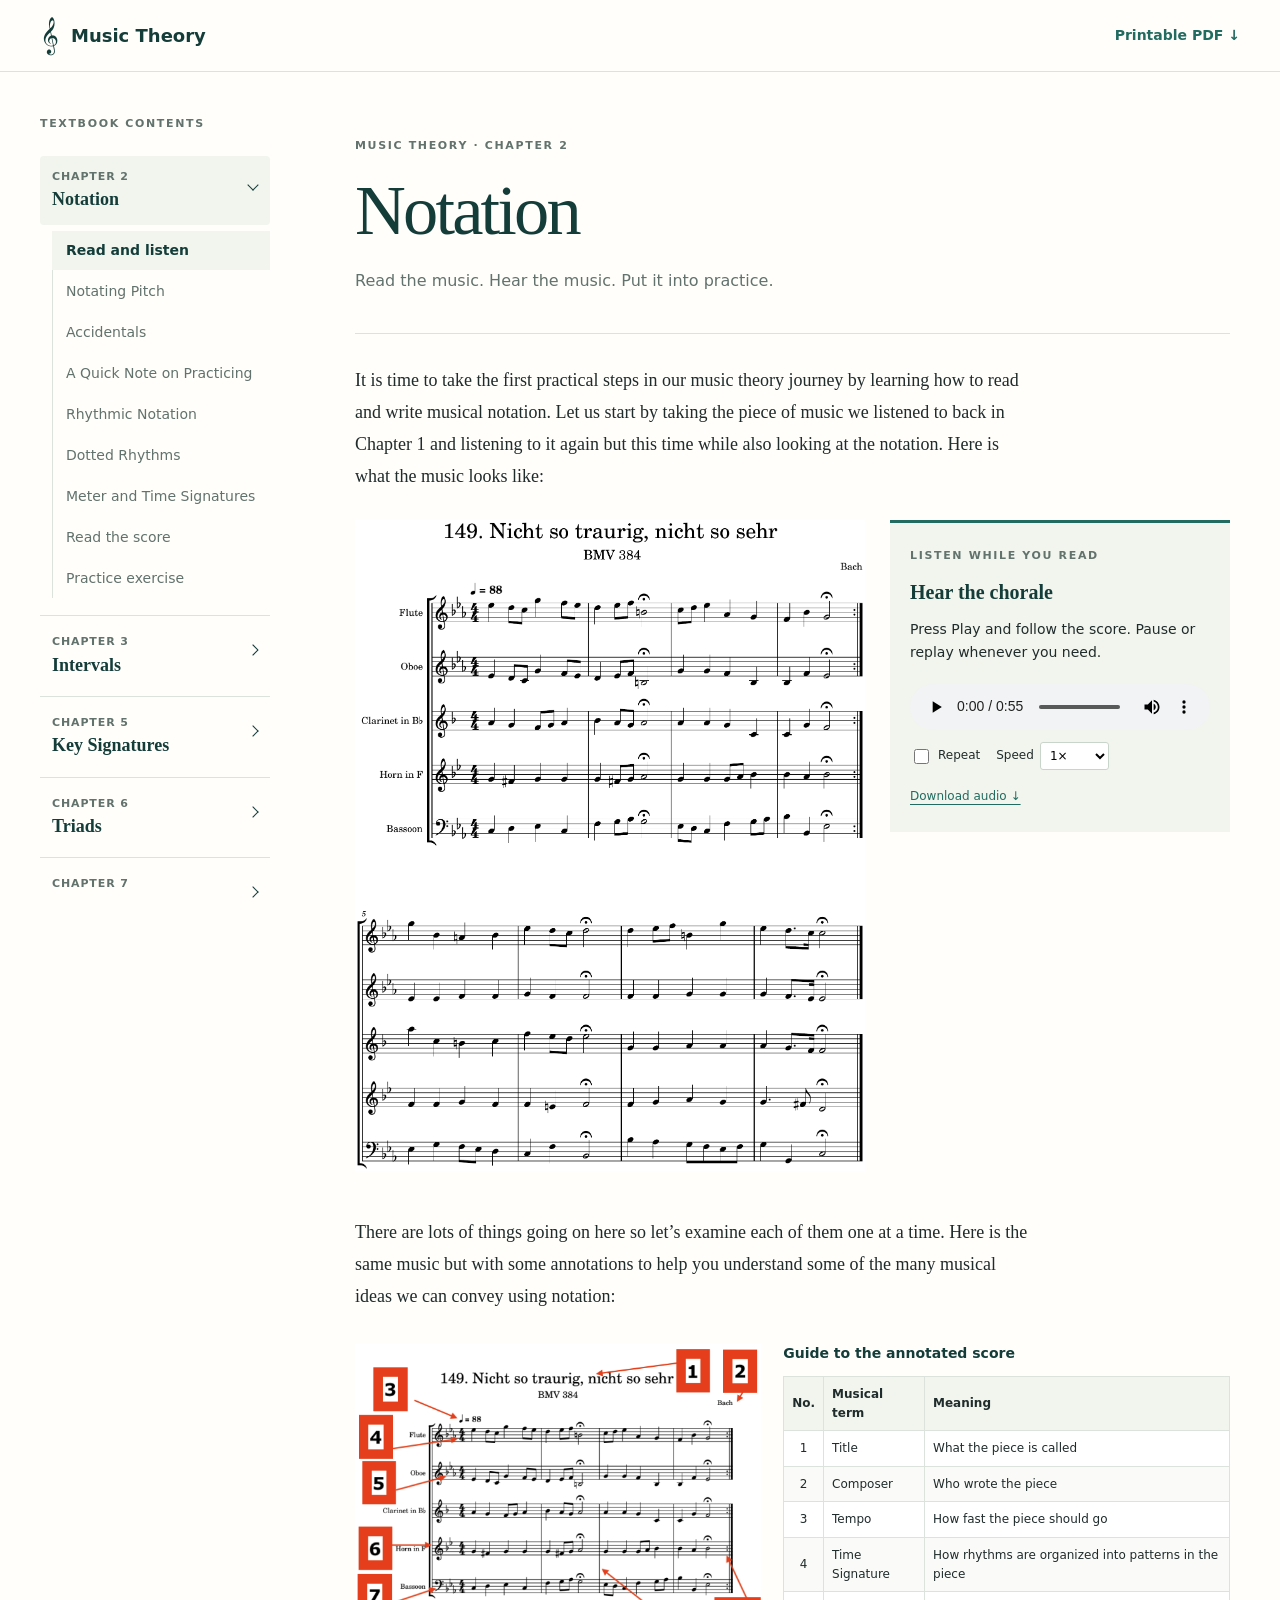
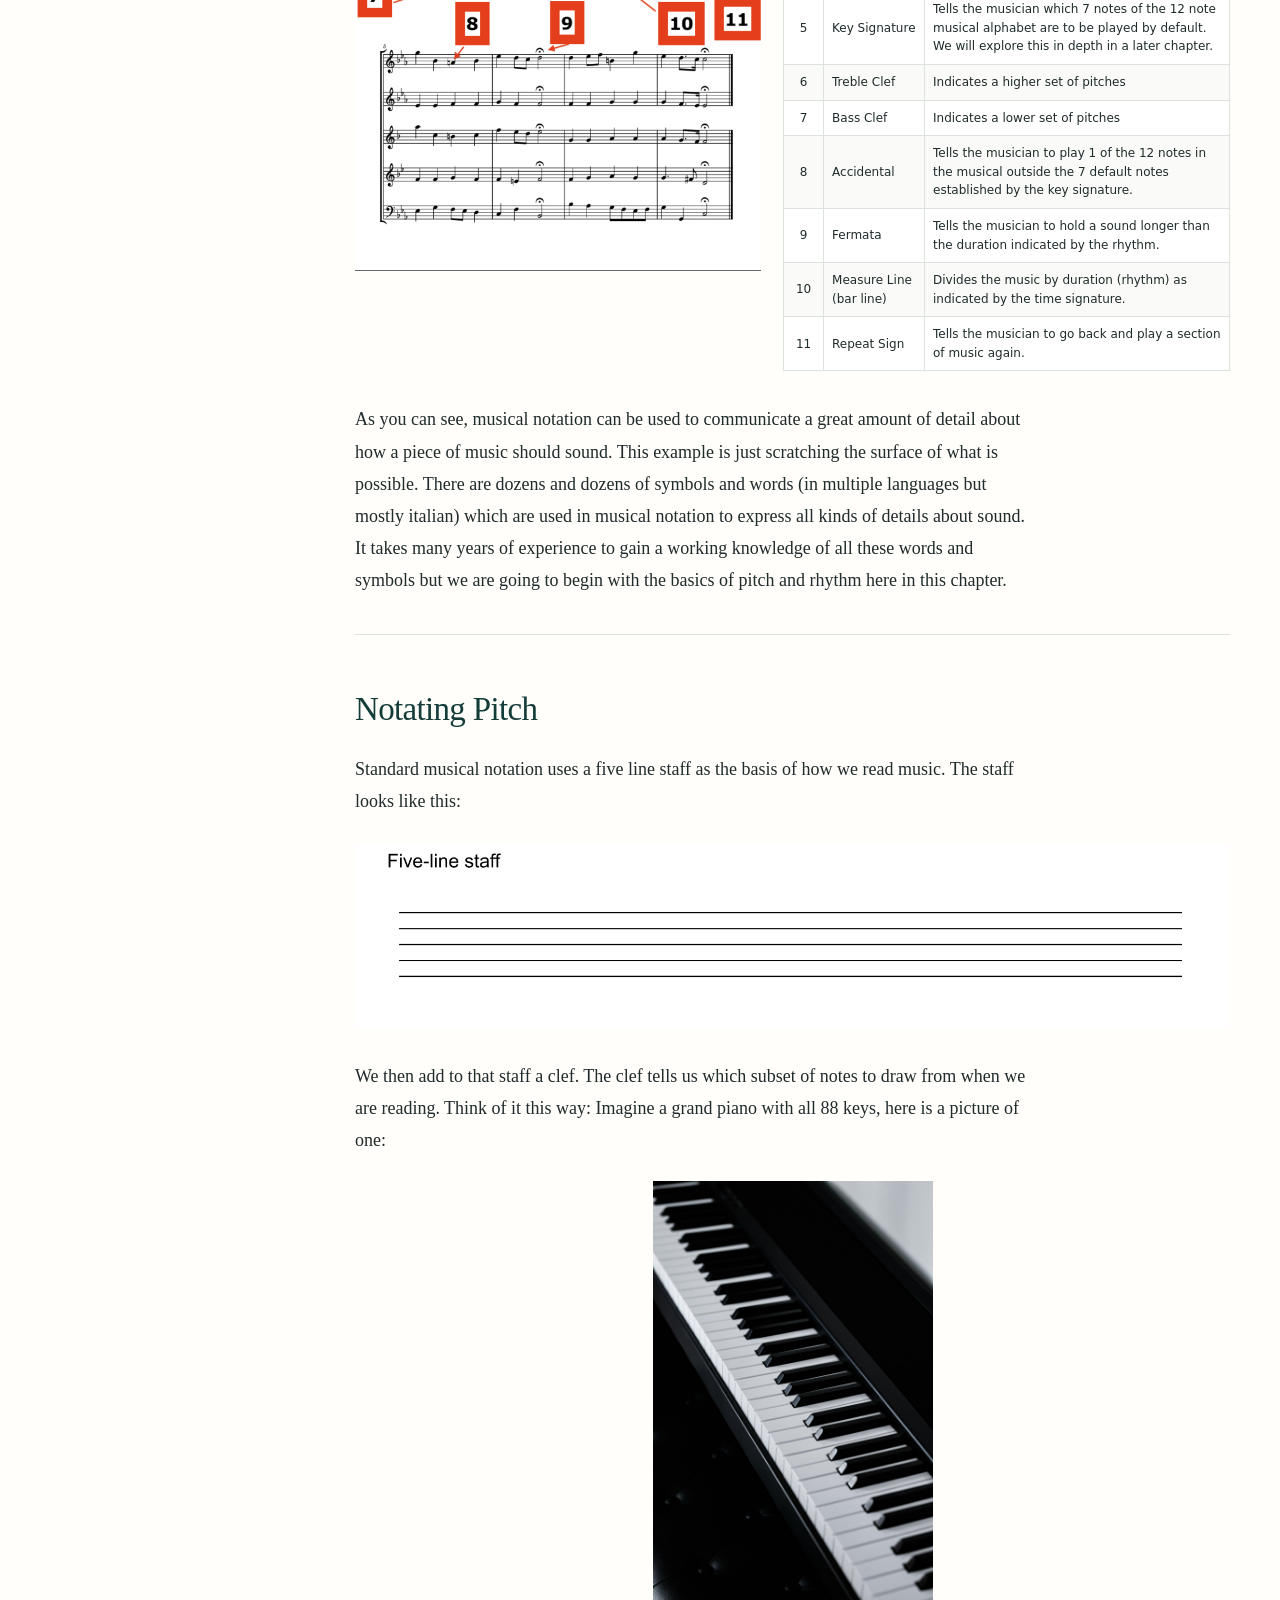
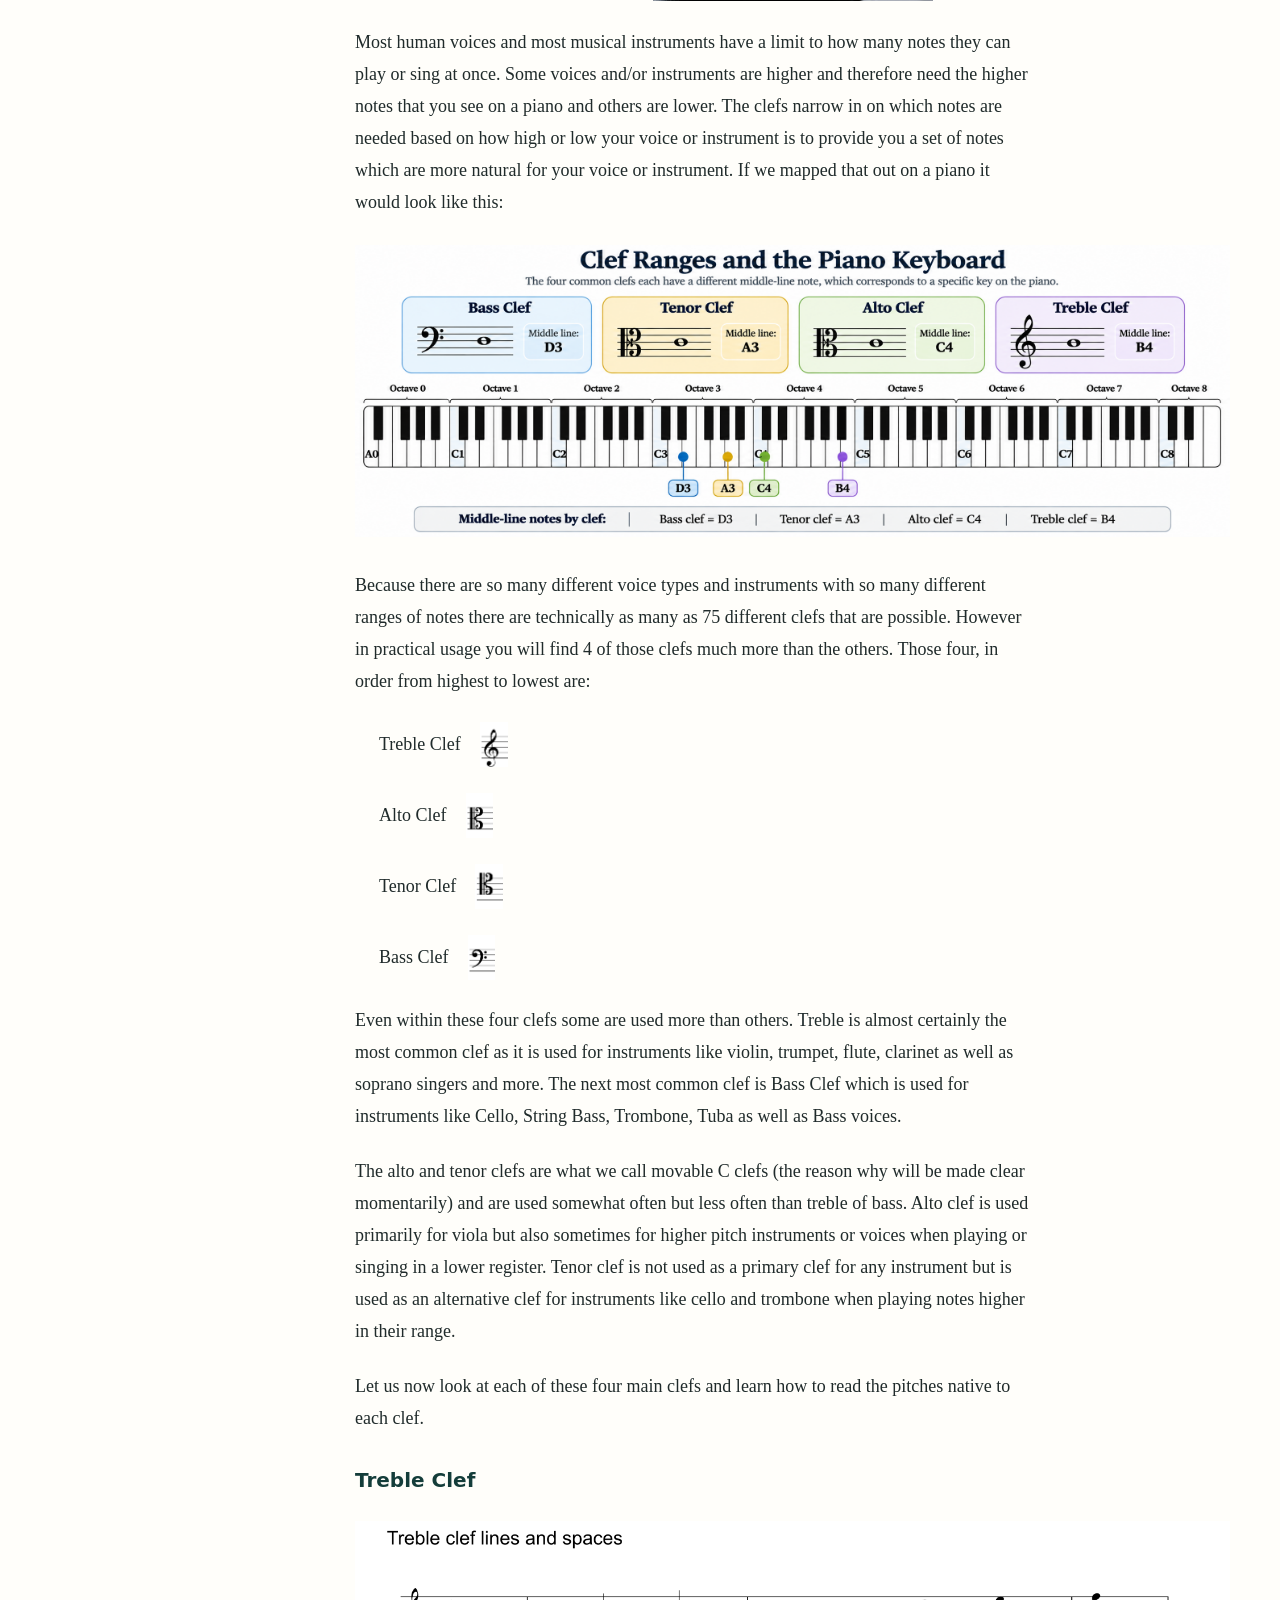
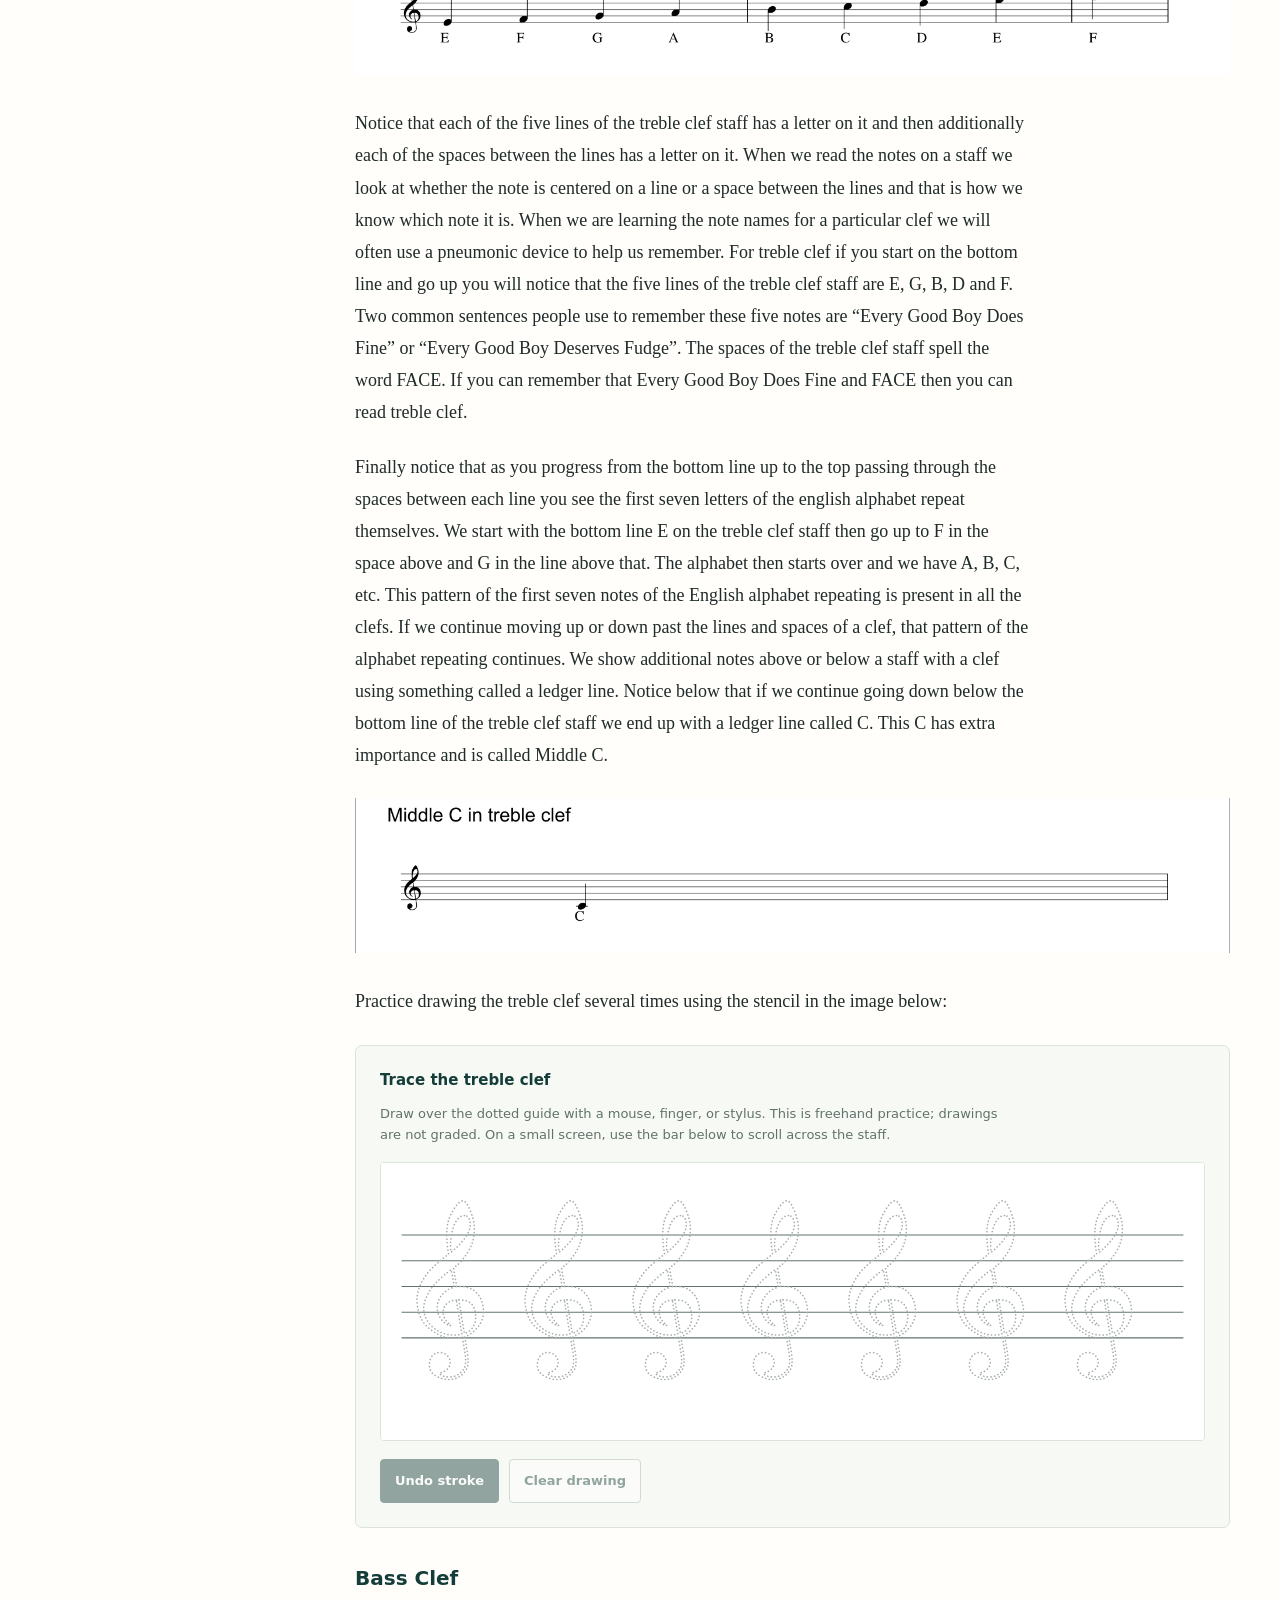
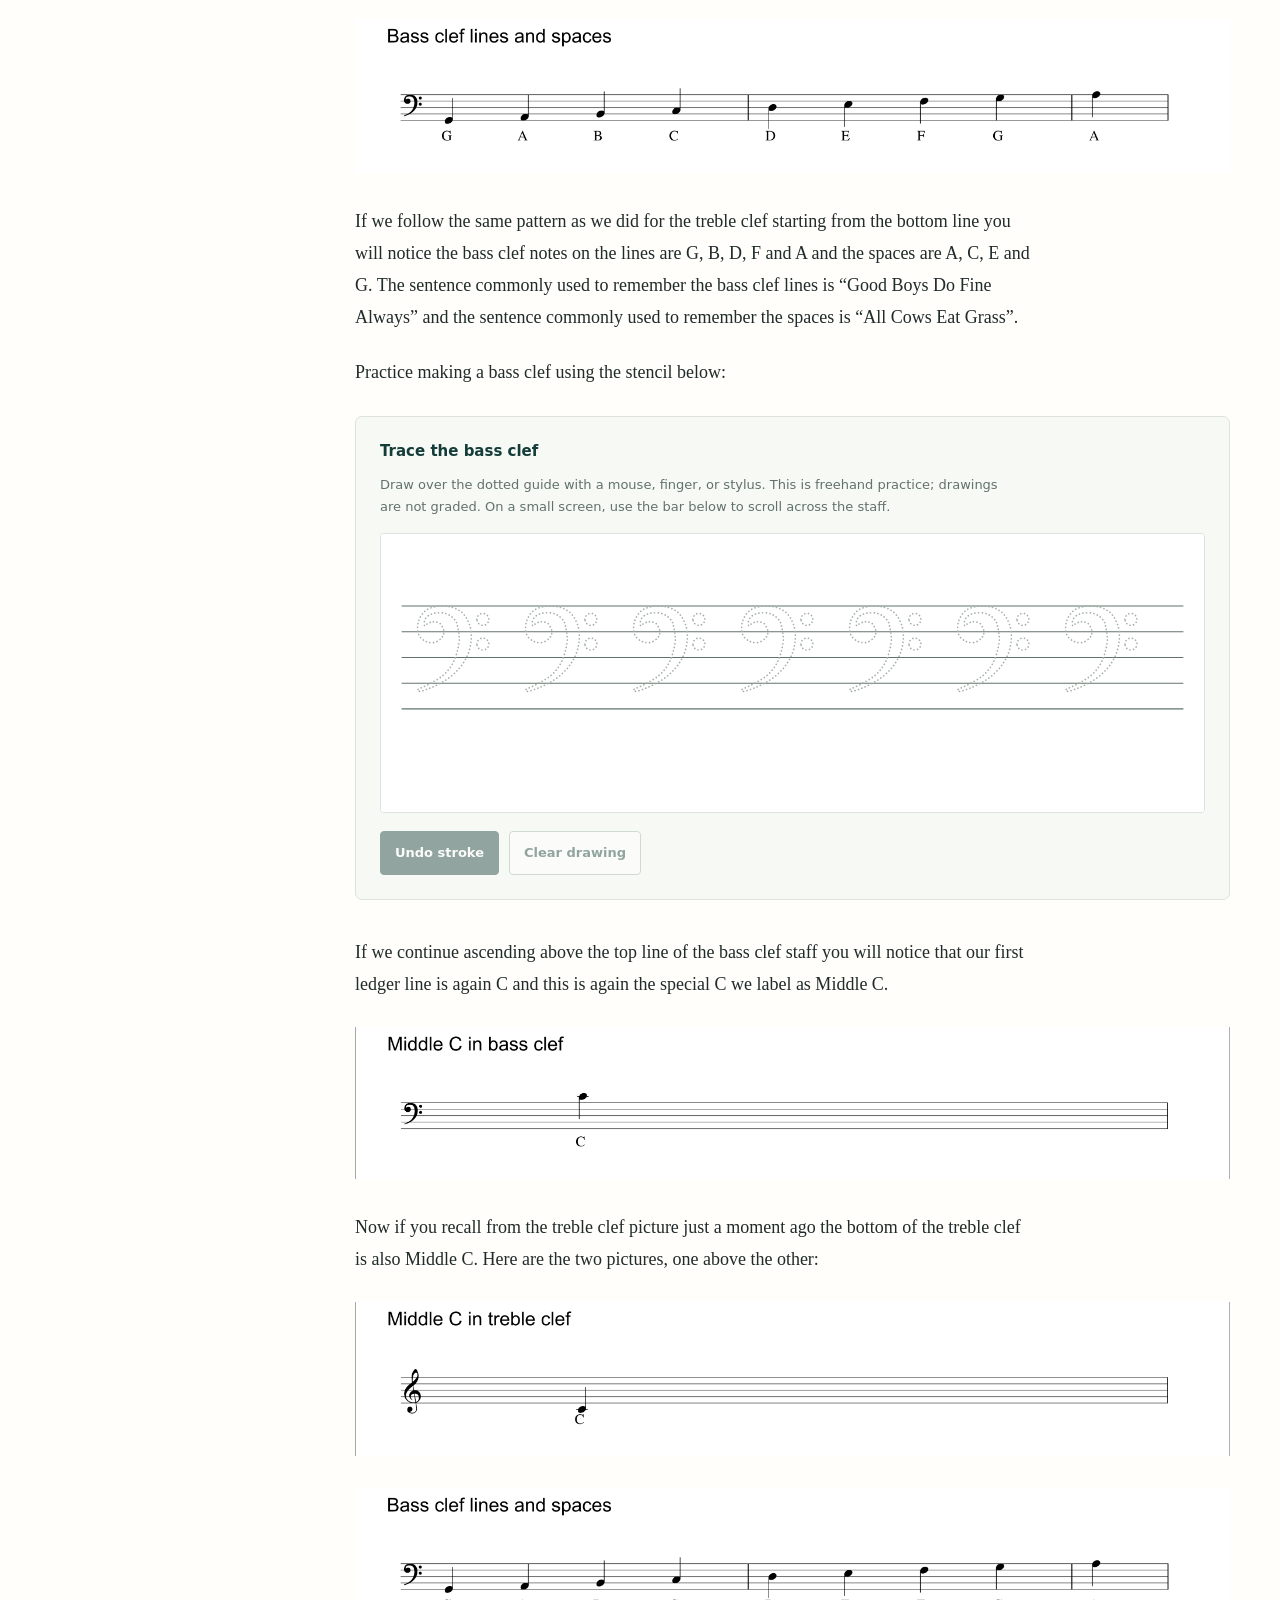
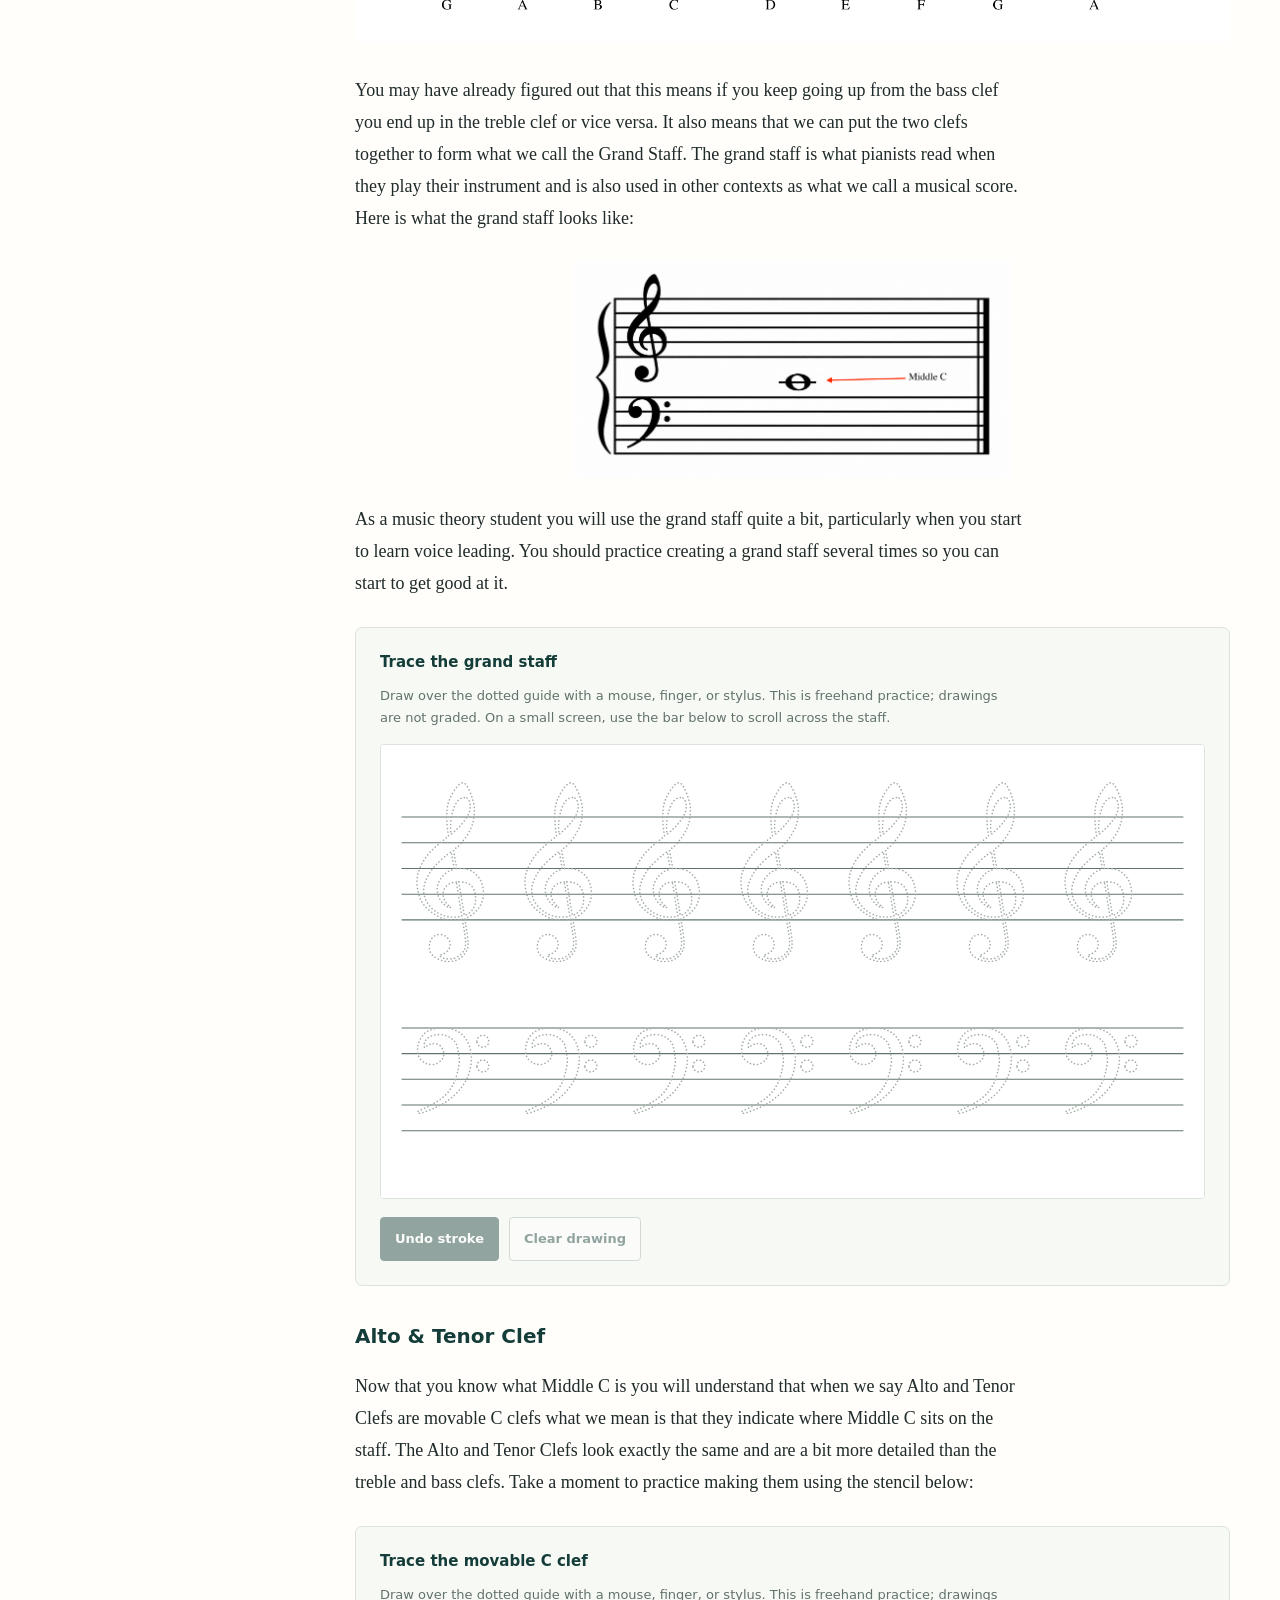
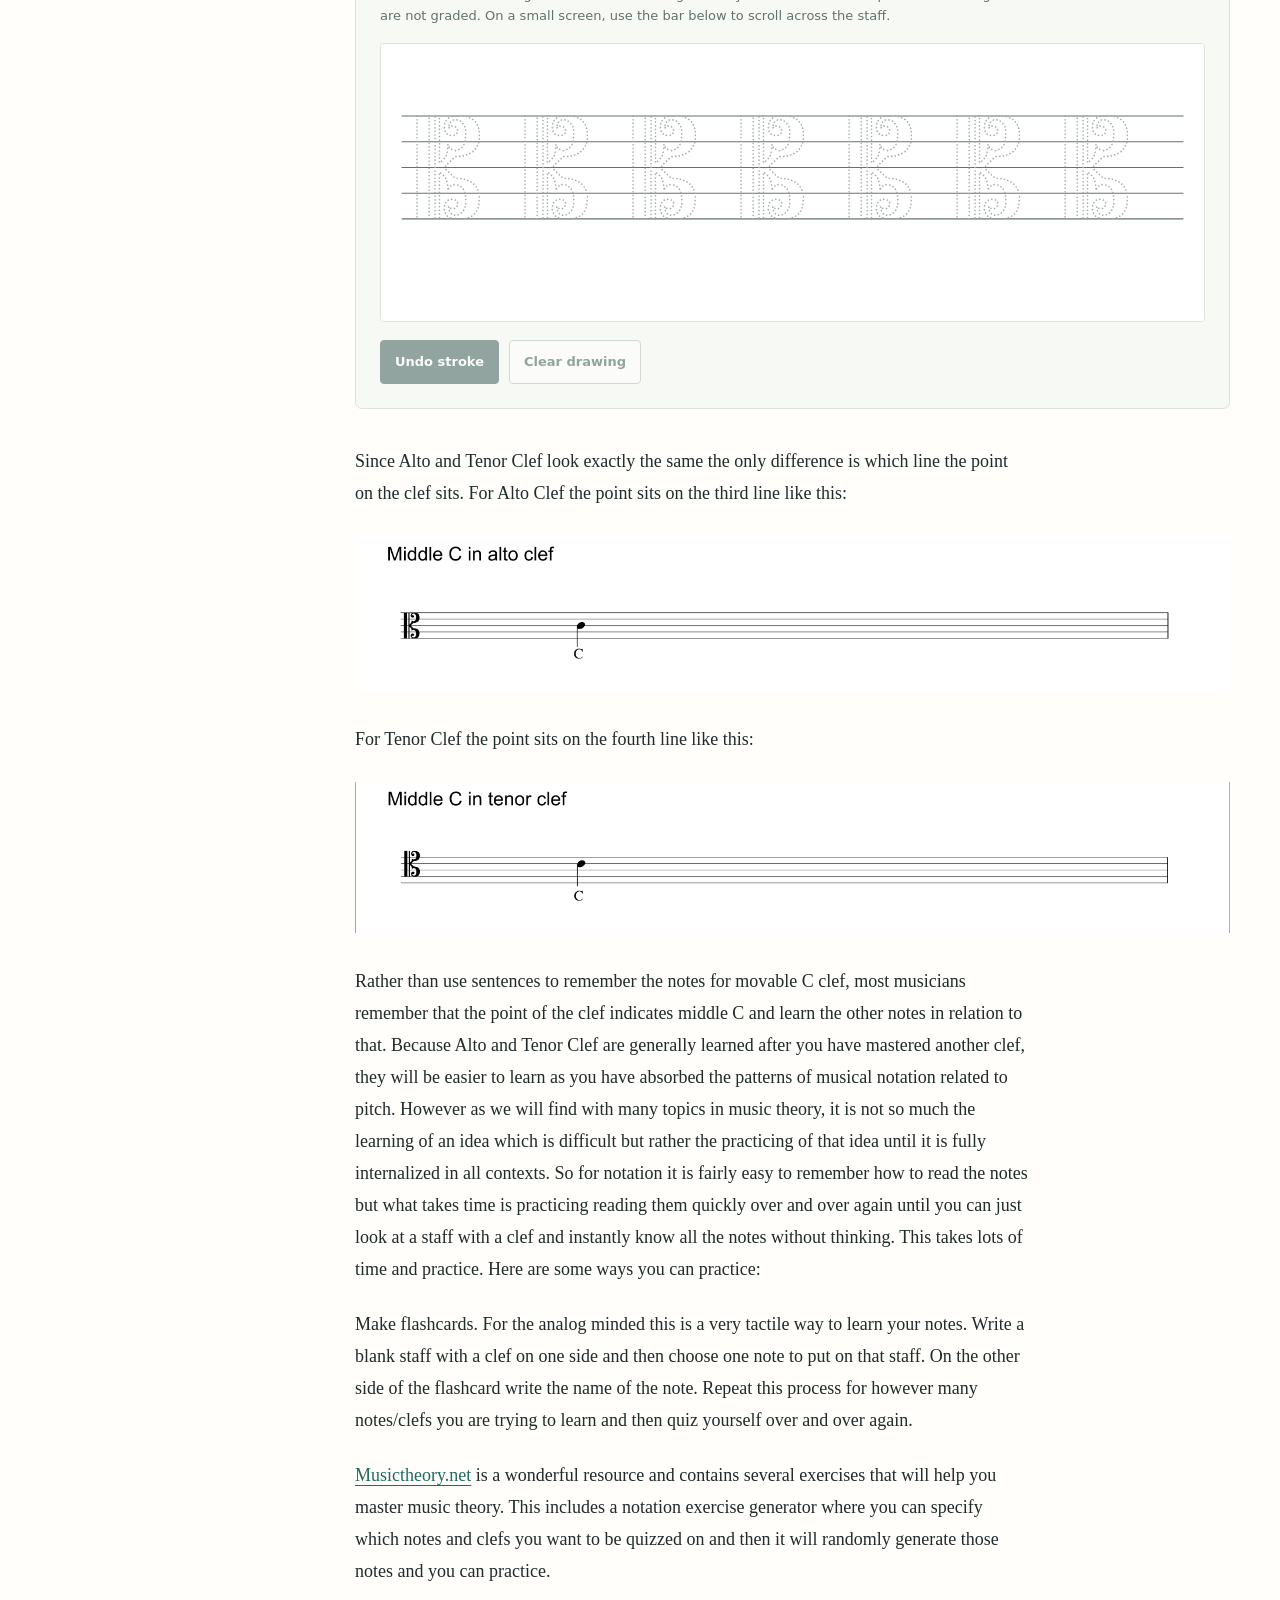
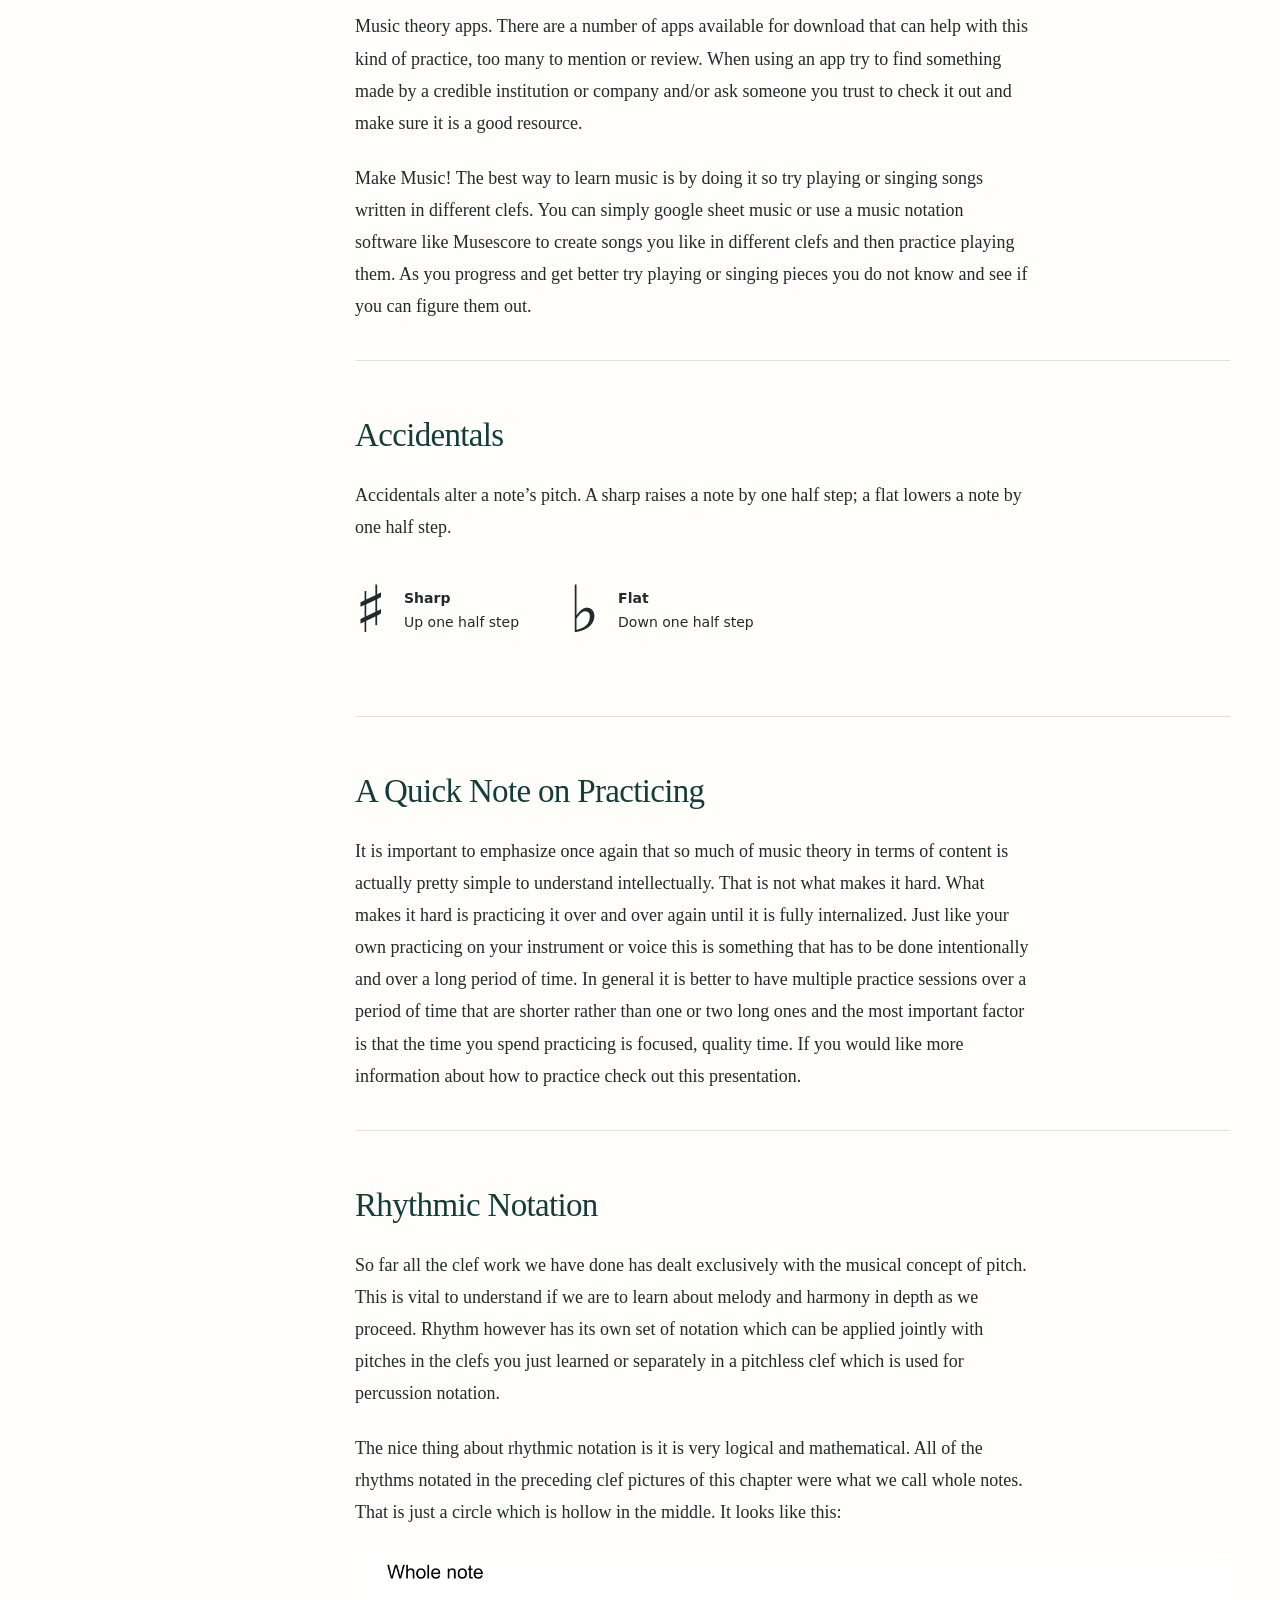
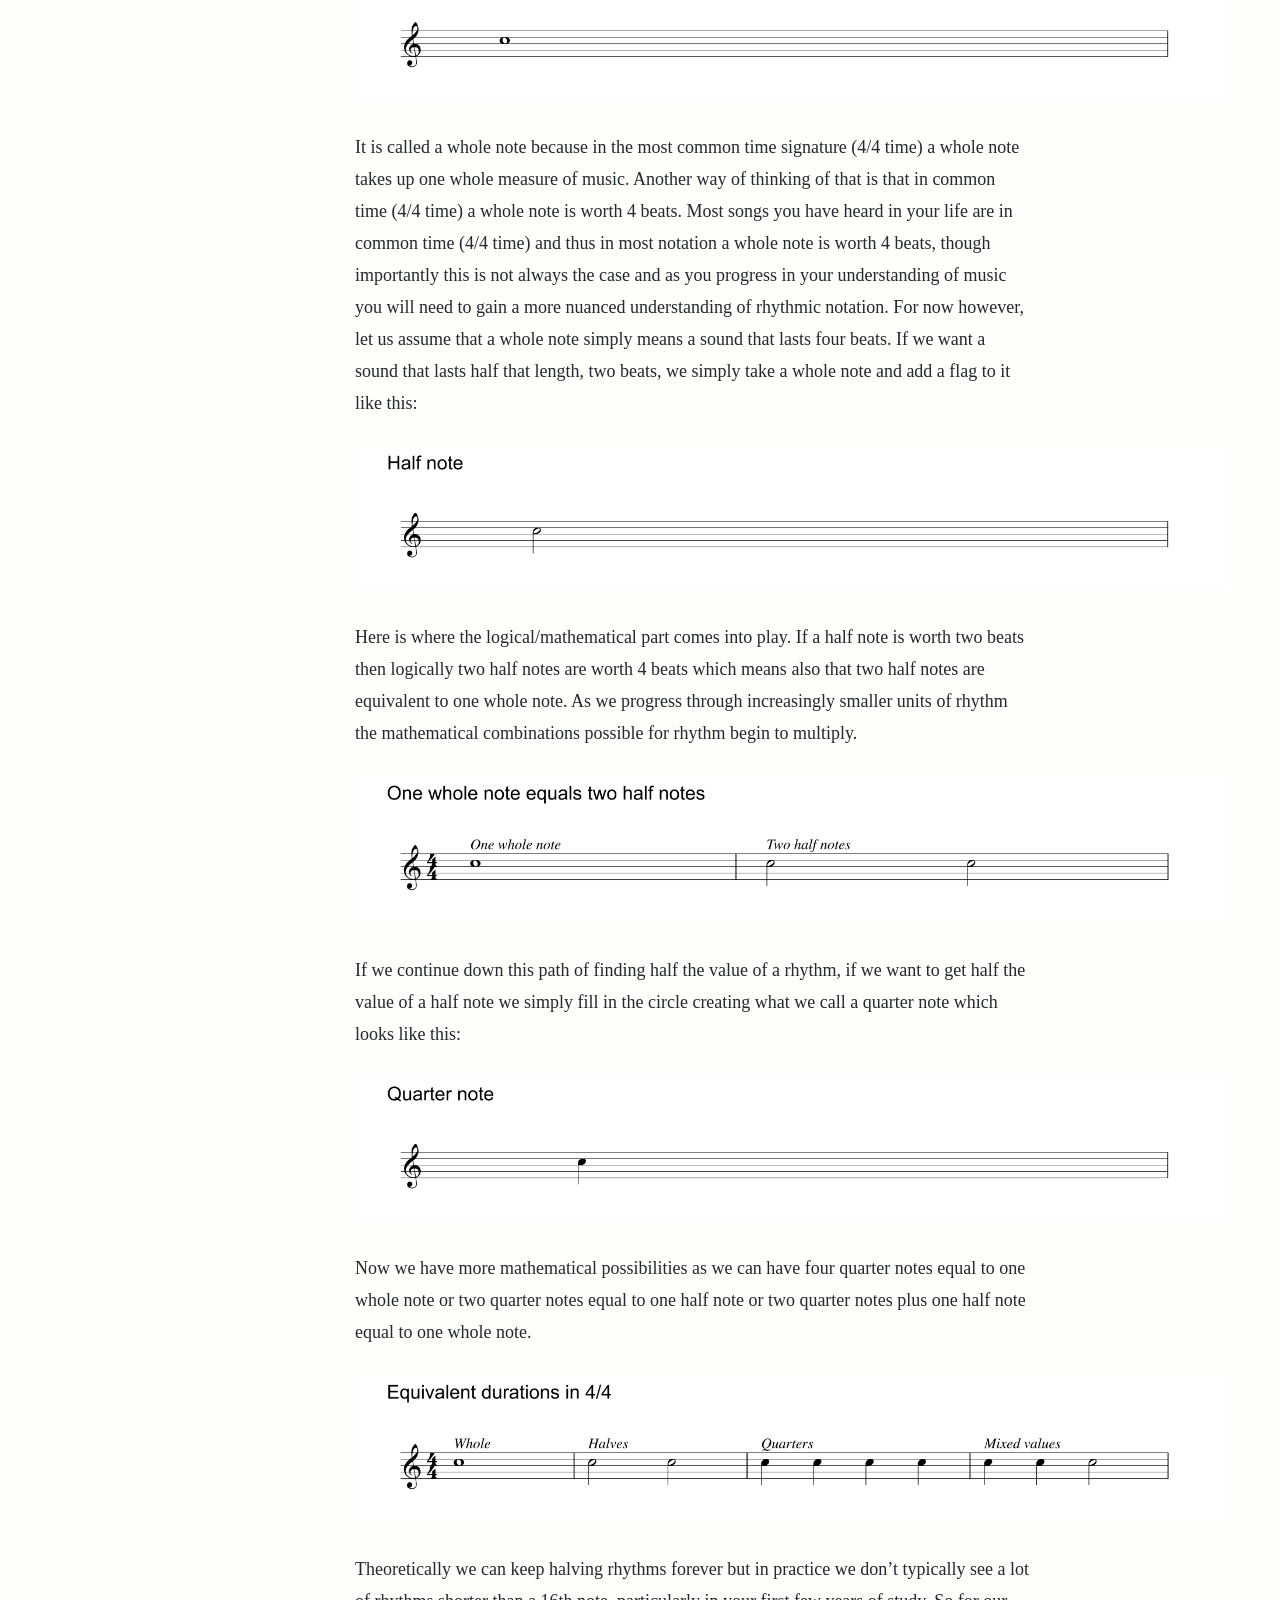
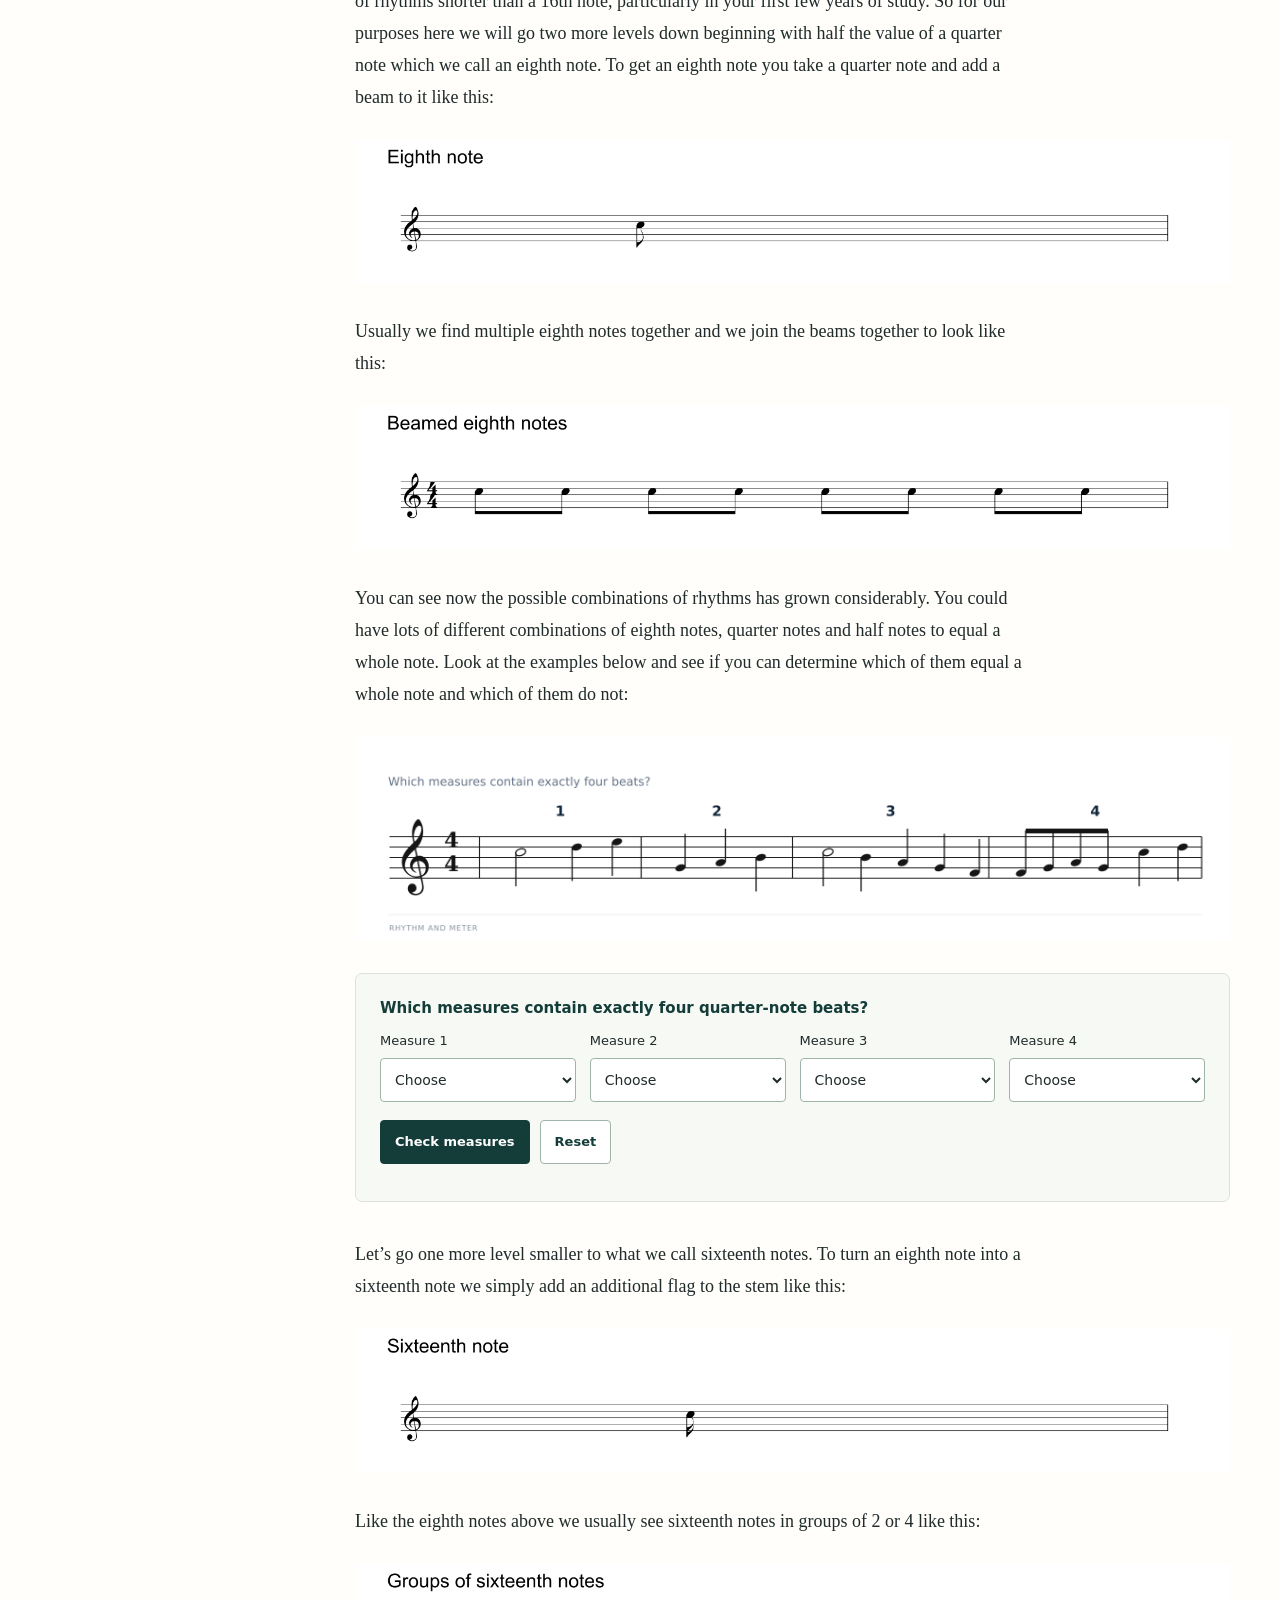
<file: index.html>
<!doctype html>
<html lang="en"><head><meta charset="utf-8"><meta name="viewport" content="width=device-width,initial-scale=1"><meta name="description" content="Chapter 2 Notation — read musical notation, listen to the chorale alongside the score, and practice pitch and rhythm."><meta name="theme-color" content="#143d3a"><title>Chapter 2 · Notation</title><link rel="stylesheet" href="styles.css?v=2"><script src="book-navigation.js?v=20261122" defer></script><script src="app.js?v=20261122-navigation" defer></script><script src="practice.js?v=20261122-whole-notes" defer></script><link rel="stylesheet" href="book-navigation.css?v=20261122"></head><body><a class="skip-link" href="#main">Skip to chapter</a><div class="reading-progress" aria-hidden="true"></div><header class="site-header"><a class="book-title" href="#opening"><span class="book-mark" aria-hidden="true">𝄞</span> Music Theory</a><div class="header-actions"><a href="assets/chapter-2-print.pdf" download>Printable PDF ↓</a><button type="button" id="menu-toggle" aria-expanded="false" aria-controls="chapter-navigation">Chapters</button></div></header><div class="book-layout"><aside class="sidebar" id="chapter-navigation"><p class="eyebrow">Textbook contents</p><nav class="book-chapters" aria-label="Textbook chapters"><details class="chapter-group is-current-chapter" data-current-chapter open><summary><span class="chapter-number">Chapter 2</span><span class="chapter-name">Notation</span><span class="nav-sr-only"> (current chapter)</span></summary><div class="chapter-topics"><a href="#opening">Read and listen</a><a href="#pitch">Notating Pitch</a><a href="#accidentals">Accidentals</a><a href="#practicing">A Quick Note on Practicing</a><a href="#rhythm">Rhythmic Notation</a><a href="#dots">Dotted Rhythms</a><a href="#meter">Meter and Time Signatures</a><a href="#score-practice">Read the score</a><a href="#practice">Practice exercise</a></div></details><details class="chapter-group"><summary><span class="chapter-number">Chapter 3</span><span class="chapter-name">Intervals</span></summary><div class="chapter-topics"><a href="chapter-3/#opening">Read and listen</a><a href="chapter-3/#understanding">Understanding intervals</a><a href="chapter-3/#interval-chart">Interval chart and audio</a><a href="chapter-3/#enharmonic">Enharmonic intervals</a><a href="chapter-3/#identify">Identify the interval</a><a href="chapter-3/#construct">Write the upper note</a><a href="chapter-3/#practice-online">Practice online</a></div></details><details class="chapter-group"><summary><span class="chapter-number">Chapter 5</span><span class="chapter-name">Key Signatures</span></summary><div class="chapter-topics"><a href="chapter-5/#opening">Read and listen</a><a href="chapter-5/#key-and-signature">Key vs. Key Signature</a><a href="chapter-5/#why-signatures">Why Key Signatures Exist</a><a href="chapter-5/#key-centers">The 12 Major Key Centers</a><a href="chapter-5/#accidental-order">The Order of Flats and Sharps</a><a href="chapter-5/#flat-keys">Finding Major Key Signatures with Flats</a><a href="chapter-5/#flat-shortcut">The Shortcut for Flat Keys</a><a href="chapter-5/#sharp-keys">Finding Major Key Signatures with Sharps</a><a href="chapter-5/#sharp-shortcut">The Shortcut for Sharp Keys</a><a href="chapter-5/#circle-reference">The Circle of Fifths</a><a href="chapter-5/#related-keys">A Map of Musical Distance</a><a href="chapter-5/#relative-minor">Major and Minor Key Signatures</a><a href="chapter-5/#minor-accidentals">Key Signature vs. Actual Notes in Minor</a><a href="chapter-5/#musical-context">Why This Matters</a><a href="chapter-5/#practice">Practice</a><a href="chapter-5/#identify">Practice Set 1: Identify the Major Key</a><a href="chapter-5/#count">Practice Set 2: Name the Number of Sharps or Flats</a><a href="chapter-5/#minor">Practice Set 3: Find the Relative Minor</a><a href="chapter-5/#musical-challenge">Practice Set 4: Musical Challenge</a><a href="chapter-5/#complete-circle">Practice Set 5: Complete the Circle of Fifths</a><a href="chapter-5/#practice-online">Practice online</a><a href="chapter-5/#printable">Printable chapter</a></div></details><details class="chapter-group"><summary><span class="chapter-number">Chapter 6</span><span class="chapter-name">Triads</span></summary><div class="chapter-topics"><a href="chapter-6/#opening">Read and listen</a><a href="chapter-6/#intervals-to-chords">From Intervals to Chords</a><a href="chapter-6/#tertian">What Is Tertian Harmony?</a><a href="chapter-6/#triad-members">What Is a Triad?</a><a href="chapter-6/#four-types">The Four Types of Triads</a><a href="chapter-6/#major">Major Triads</a><a href="chapter-6/#minor">Minor Triads</a><a href="chapter-6/#augmented">Augmented Triads</a><a href="chapter-6/#diminished">Diminished Triads</a><a href="chapter-6/#compare">Comparing All Four Triads</a><a href="chapter-6/#relationships">A Better Way to Think About Triads</a><a href="chapter-6/#construction">How to Build Any Triad</a><a href="chapter-6/#gravity">Triads and Musical Gravity</a><a href="chapter-6/#inversions">Triad Inversions</a><a href="chapter-6/#bass-and-root">Bass and Root Are Not the Same Thing</a><a href="chapter-6/#voicing">Inversion vs. Voicing</a><a href="chapter-6/#summary">Summary</a><a href="chapter-6/#challenge">Musical Challenge</a><a href="chapter-6/#practice">Practice Questions</a><a href="chapter-6/#build">Practice 1: Building Triads</a><a href="chapter-6/#identify">Practice 2: Identifying Triads</a><a href="chapter-6/#invert">Practice 3: Triad Inversions</a><a href="chapter-6/#practice-online">Practice online</a><a href="chapter-6/#ear-training">Practice 4: Ear Training</a><a href="chapter-6/#printable">Printable chapter</a></div></details><details class="chapter-group"><summary><span class="chapter-number">Chapter 7</span><span class="chapter-name">Seventh Chords</span></summary><div class="chapter-topics"><a href="chapter-7/#opening">Read and listen</a><a href="chapter-7/#five-types">Five Common Seventh-Chord Qualities</a><a href="chapter-7/#major-seventh">Major Seventh Chords</a><a href="chapter-7/#dominant-seventh">Dominant Seventh Chords</a><a href="chapter-7/#dominant-function">Why Is It Called Dominant Seventh?</a><a href="chapter-7/#minor-seventh">Minor Seventh Chords</a><a href="chapter-7/#half-diminished">Half-Diminished Seventh Chords</a><a href="chapter-7/#fully-diminished">Fully Diminished Seventh Chords</a><a href="chapter-7/#spelling">Why B Double-Flat?</a><a href="chapter-7/#compare">Comparing the Five Seventh Chords</a><a href="chapter-7/#inversions">Seventh-Chord Inversions</a><a href="chapter-7/#identify-inversions">Identifying Chords Outside Root Position</a><a href="chapter-7/#gravity">Harmony and Musical Gravity</a><a href="chapter-7/#relationships">A Better Way to Think About Harmony</a><a href="chapter-7/#summary">Summary</a><a href="chapter-7/#practice">Practice Questions</a><a href="chapter-7/#build">Practice 1: Building Seventh Chords</a><a href="chapter-7/#identify">Practice 2: Identifying Seventh Chords</a><a href="chapter-7/#invert">Practice 3: Seventh-Chord Inversions</a><a href="chapter-7/#practice-online">Practice online</a><a href="chapter-7/#aural-practice">Aural practice</a><a href="chapter-7/#printable">Printable chapter</a></div></details><details class="chapter-group"><summary><span class="chapter-number">Chapter 9</span><span class="chapter-name">Roman Numerals</span></summary><div class="chapter-topics"><a href="chapter-9/#opening">Read and listen</a><a href="chapter-9/#build-from-scale">Building Chords from a Scale</a><a href="chapter-9/#diatonic-pattern">The Pattern of Diatonic Triads</a><a href="chapter-9/#diatonic">What Does Diatonic Mean?</a><a href="chapter-9/#roman-numerals">Roman Numerals</a><a href="chapter-9/#capitalization">Uppercase and Lowercase Roman Numerals</a><a href="chapter-9/#different-keys">The Same Progression in Different Keys</a><a href="chapter-9/#function">Chord Identity and Harmonic Function</a><a href="chapter-9/#minor-keys">What About Minor Keys?</a><a href="chapter-9/#leading-tone">The Leading Tone and the Major Dominant</a><a href="chapter-9/#gravity">Roman Numerals and Musical Gravity</a><a href="chapter-9/#summary">Summary</a><a href="chapter-9/#practice">Practice Questions</a><a href="chapter-9/#build">Practice 1: Diatonic Triads</a><a href="chapter-9/#identify">Practice 2: Roman Numeral Identification</a><a href="chapter-9/#minor">Practice 3: Roman Numerals in Minor</a><a href="chapter-9/#printable">Printable chapter</a></div></details></nav><p class="sidebar-note">Read at your own pace.<br>Listen as often as you need.</p></aside><main id="main"><section id="opening" aria-labelledby="chapter-title"><header class="chapter-heading"><p class="eyebrow">Music Theory · Chapter 2</p><h1 id="chapter-title">Notation</h1><p class="chapter-deck">Read the music. Hear the music. Put it into practice.</p></header><p>It is time to take the first practical steps in our music theory journey by learning how to read and write musical notation. Let us start by taking the piece of music we listened to back in Chapter 1 and listening to it again but this time while also looking at the notation. Here is what the music looks like:</p><div class="score-listening"><figure class="notation score"><button class="image-zoom" type="button" data-image="assets/chorale-score.png" data-alt="Full chorale score: Nicht so traurig, nicht so sehr" aria-label="Enlarge: Full chorale score: Nicht so traurig, nicht so sehr"><img src="assets/chorale-score.png" alt="Full chorale score: Nicht so traurig, nicht so sehr" loading="lazy" decoding="async" width="1627" height="2079"><span class="zoom-label" aria-hidden="true">Enlarge ↗</span></button></figure><aside class="listening-panel" aria-label="Listen to the chorale"><p class="eyebrow">Listen while you read</p><h2>Hear the chorale</h2><p>Press Play and follow the score. Pause or replay whenever you need.</p><audio id="chapter-audio" controls preload="metadata" src="assets/chorale.mp3">Your browser does not support audio playback. <a href="assets/chorale.mp3">Download the recording</a>.</audio><div class="audio-options"><label><input id="repeat-audio" type="checkbox"> Repeat</label><label for="playback-speed">Speed <select id="playback-speed"><option value="0.75">0.75×</option><option value="1" selected>1×</option><option value="1.25">1.25×</option></select></label></div><p class="audio-status" id="audio-status" role="status"></p><a class="text-link" href="assets/chorale.mp3" download>Download audio ↓</a></aside></div><p>There are lots of things going on here so let’s examine each of them one at a time. Here is the same music but with some annotations to help you understand some of the many musical ideas we can convey using notation:</p><div class="annotation-guide" id="annotated-guide"><figure class="notation annotated"><button class="image-zoom" type="button" data-image="assets/annotated-score.png" data-alt="Chorale annotated with eleven numbered musical features" aria-label="Enlarge: Chorale annotated with eleven numbered musical features"><img src="assets/annotated-score.png" alt="Chorale annotated with eleven numbered musical features" loading="lazy" decoding="async" width="640" height="829"><span class="zoom-label" aria-hidden="true">Enlarge ↗</span></button></figure><div class="table-scroll" tabindex="0" aria-label="Guide to the annotated score; scroll to read all eleven entries"><table><caption>Guide to the annotated score</caption><thead><tr><th scope="col">No.</th><th scope="col">Musical term</th><th scope="col">Meaning</th></tr></thead><tbody><tr><td>1</td><td>Title</td><td>What the piece is called</td></tr><tr><td>2</td><td>Composer</td><td>Who wrote the piece</td></tr><tr><td>3</td><td>Tempo</td><td>How fast the piece should go</td></tr><tr><td>4</td><td>Time Signature</td><td>How rhythms are organized into patterns in the piece</td></tr><tr><td>5</td><td>Key Signature</td><td>Tells the musician which 7 notes of the 12 note musical alphabet are to be played by default. We will explore this in depth in a later chapter. </td></tr><tr><td>6</td><td>Treble Clef</td><td>Indicates a higher set of pitches</td></tr><tr><td>7</td><td>Bass Clef</td><td>Indicates a lower set of pitches</td></tr><tr><td>8</td><td>Accidental</td><td>Tells the musician to play 1 of the 12 notes in the musical outside the 7 default notes established by the key signature.</td></tr><tr><td>9</td><td>Fermata</td><td>Tells the musician to hold a sound longer than the duration indicated by the rhythm. </td></tr><tr><td>10</td><td>Measure Line (bar line)</td><td>Divides the music by duration (rhythm) as indicated by the time signature. </td></tr><tr><td>11</td><td>Repeat Sign</td><td>Tells the musician to go back and play a section of music again. </td></tr></tbody></table></div></div><p>As you can see, musical notation can be used to communicate a great amount of detail about how a piece of music should sound. This example is just scratching the surface of what is possible. There are dozens and dozens of symbols and words (in multiple languages but mostly italian) which are used in musical notation to express all kinds of details about sound. It takes many years of experience to gain a working knowledge of all these words and symbols but we are going to begin with the basics of pitch and rhythm here in this chapter.</p></section><section id="pitch" aria-labelledby="heading-pitch"><h2 id="heading-pitch">Notating Pitch</h2><p>Standard musical notation uses a five line staff as the basis of how we read music. The staff looks like this:</p><figure class="notation "><button class="image-zoom" type="button" data-image="assets/10.png" data-alt="A five-line musical staff" aria-label="Enlarge: A five-line musical staff"><img src="assets/10.png" alt="A five-line musical staff" loading="lazy" decoding="async" width="3000" height="631"><span class="zoom-label" aria-hidden="true">Enlarge ↗</span></button></figure><p>We then add to that staff a clef. The clef tells us which subset of notes to draw from when we are reading. Think of it this way: Imagine a grand piano with all 88 keys, here is a picture of one:</p><figure class="notation piano-photo"><button class="image-zoom" type="button" data-image="assets/11.jpg" data-alt="The keyboard of a grand piano" aria-label="Enlarge: The keyboard of a grand piano"><img src="assets/11.jpg" alt="The keyboard of a grand piano" loading="lazy" decoding="async" width="1200" height="1800"><span class="zoom-label" aria-hidden="true">Enlarge ↗</span></button></figure><p>Most human voices and most musical instruments have a limit to how many notes they can play or sing at once. Some voices and/or instruments are higher and therefore need the higher notes that you see on a piano and others are lower. The clefs narrow in on which notes are needed based on how high or low your voice or instrument is to provide you a set of notes which are more natural for your voice or instrument. If we mapped that out on a piano it would look like this:</p><figure class="notation "><button class="image-zoom" type="button" data-image="assets/12.png" data-alt="Clef ranges mapped onto a piano keyboard" aria-label="Enlarge: Clef ranges mapped onto a piano keyboard"><img src="assets/12.png" alt="Clef ranges mapped onto a piano keyboard" loading="lazy" decoding="async" width="2172" height="724"><span class="zoom-label" aria-hidden="true">Enlarge ↗</span></button></figure><p>Because there are so many different voice types and instruments with so many different ranges of notes there are technically as many as 75 different clefs that are possible. However in practical usage you will find 4 of those clefs much more than the others. Those four, in order from highest to lowest are:</p><p class="clef-list-item">Treble Clef<img src="assets/clef-treble.png" alt="Treble Clef symbol" width="115" height="185"></p><p class="clef-list-item">Alto Clef<img src="assets/clef-alto.png" alt="Alto Clef symbol" width="115" height="185"></p><p class="clef-list-item">Tenor Clef<img src="assets/clef-tenor.png" alt="Tenor Clef symbol" width="115" height="185"></p><p class="clef-list-item">Bass Clef<img src="assets/clef-bass.png" alt="Bass Clef symbol" width="115" height="185"></p><p>Even within these four clefs some are used more than others. Treble is almost certainly the most common clef as it is used for instruments like violin, trumpet, flute, clarinet as well as soprano singers and more. The next most common clef is Bass Clef which is used for instruments like Cello, String Bass, Trombone, Tuba as well as Bass voices.</p><p>The alto and tenor clefs are what we call movable C clefs (the reason why will be made clear momentarily) and are used somewhat often but less often than treble of bass. Alto clef is used primarily for viola but also sometimes for higher pitch instruments or voices when playing or singing in a lower register. Tenor clef is not used as a primary clef for any instrument but is used as an alternative clef for instruments like cello and trombone when playing notes higher in their range.</p><p>Let us now look at each of these four main clefs and learn how to read the pitches native to each clef.</p><h3>Treble Clef</h3><figure class="notation "><button class="image-zoom" type="button" data-image="assets/13.png" data-alt="Treble clef lines and spaces with note names" aria-label="Enlarge: Treble clef lines and spaces with note names"><img src="assets/13.png" alt="Treble clef lines and spaces with note names" loading="lazy" decoding="async" width="3000" height="528"><span class="zoom-label" aria-hidden="true">Enlarge ↗</span></button></figure><p>Notice that each of the five lines of the treble clef staff has a letter on it and then additionally each of the spaces between the lines has a letter on it. When we read the notes on a staff we look at whether the note is centered on a line or a space between the lines and that is how we know which note it is. When we are learning the note names for a particular clef we will often use a pneumonic device to help us remember. For treble clef if you start on the bottom line and go up you will notice that the five lines of the treble clef staff are E, G, B, D and F. Two common sentences people use to remember these five notes are “Every Good Boy Does Fine” or “Every Good Boy Deserves Fudge”. The spaces of the treble clef staff spell the word FACE. If you can remember that Every Good Boy Does Fine and FACE then you can read treble clef.</p><p>Finally notice that as you progress from the bottom line up to the top passing through the spaces between each line you see the first seven letters of the english alphabet repeat themselves. We start with the bottom line E on the treble clef staff then go up to F in the space above and G in the line above that. The alphabet then starts over and we have A, B, C, etc. This pattern of the first seven notes of the English alphabet repeating is present in all the clefs. If we continue moving up or down past the lines and spaces of a clef, that pattern of the alphabet repeating continues. We show additional notes above or below a staff with a clef using something called a ledger line. Notice below that if we continue going down below the bottom line of the treble clef staff we end up with a ledger line called C. This C has extra importance and is called Middle C.</p><figure class="notation "><button class="image-zoom" type="button" data-image="assets/14.png" data-alt="Middle C below the treble staff" aria-label="Enlarge: Middle C below the treble staff"><img src="assets/14.png" alt="Middle C below the treble staff" loading="lazy" decoding="async" width="3000" height="530"><span class="zoom-label" aria-hidden="true">Enlarge ↗</span></button></figure><p>Practice drawing the treble clef several times using the stencil in the image below:</p><figure class="notation  trace-print-original"><button class="image-zoom" type="button" data-image="assets/15.png" data-alt="Seven light-gray dotted treble clefs to trace" aria-label="Enlarge: Seven light-gray dotted treble clefs to trace"><img src="assets/15.png" alt="Seven light-gray dotted treble clefs to trace" loading="lazy" decoding="async" width="3000" height="492"><span class="zoom-label" aria-hidden="true">Enlarge ↗</span></button></figure><div class="trace-practice practice-box" data-trace="15"><h4>Trace the treble clef</h4><p class="practice-help">Draw over the dotted guide with a mouse, finger, or stylus. This is freehand practice; drawings are not graded. On a small screen, use the bar below to scroll across the staff.</p><div class="trace-scroll" tabindex="0" aria-label="Scrollable treble clef tracing staff"><div class="trace-surface"><img src="assets/15.png" alt="Dotted treble clef guide" width="3000" height="492"><canvas aria-label="Draw the treble clef over the dotted guide">Use the printable chapter for pencil-and-paper tracing.</canvas></div></div><div class="practice-actions"><button type="button" data-undo>Undo stroke</button><button type="button" data-clear>Clear drawing</button><span class="trace-status" role="status"></span></div></div><h3>Bass Clef</h3><figure class="notation "><button class="image-zoom" type="button" data-image="assets/16.png" data-alt="Bass clef lines and spaces with note names" aria-label="Enlarge: Bass clef lines and spaces with note names"><img src="assets/16.png" alt="Bass clef lines and spaces with note names" loading="lazy" decoding="async" width="3000" height="528"><span class="zoom-label" aria-hidden="true">Enlarge ↗</span></button></figure><p>If we follow the same pattern as we did for the treble clef starting from the bottom line you will notice the bass clef notes on the lines are G, B, D, F and A and the spaces are A, C, E and G. The sentence commonly used to remember the bass clef lines is “Good Boys Do Fine Always” and the sentence commonly used to remember the spaces is “All Cows Eat Grass”.</p><p>Practice making a bass clef using the stencil below:</p><figure class="notation  trace-print-original"><button class="image-zoom" type="button" data-image="assets/17.png" data-alt="Seven light-gray dotted bass clefs to trace" aria-label="Enlarge: Seven light-gray dotted bass clefs to trace"><img src="assets/17.png" alt="Seven light-gray dotted bass clefs to trace" loading="lazy" decoding="async" width="3000" height="492"><span class="zoom-label" aria-hidden="true">Enlarge ↗</span></button></figure><div class="trace-practice practice-box" data-trace="17"><h4>Trace the bass clef</h4><p class="practice-help">Draw over the dotted guide with a mouse, finger, or stylus. This is freehand practice; drawings are not graded. On a small screen, use the bar below to scroll across the staff.</p><div class="trace-scroll" tabindex="0" aria-label="Scrollable bass clef tracing staff"><div class="trace-surface"><img src="assets/17.png" alt="Dotted bass clef guide" width="3000" height="492"><canvas aria-label="Draw the bass clef over the dotted guide">Use the printable chapter for pencil-and-paper tracing.</canvas></div></div><div class="practice-actions"><button type="button" data-undo>Undo stroke</button><button type="button" data-clear>Clear drawing</button><span class="trace-status" role="status"></span></div></div><p>If we continue ascending above the top line of the bass clef staff you will notice that our first ledger line is again C and this is again the special C we label as Middle C.</p><figure class="notation "><button class="image-zoom" type="button" data-image="assets/18.png" data-alt="Middle C above the bass staff" aria-label="Enlarge: Middle C above the bass staff"><img src="assets/18.png" alt="Middle C above the bass staff" loading="lazy" decoding="async" width="3000" height="519"><span class="zoom-label" aria-hidden="true">Enlarge ↗</span></button></figure><p>Now if you recall from the treble clef picture just a moment ago the bottom of the treble clef is also Middle C. Here are the two pictures, one above the other:</p><figure class="notation "><button class="image-zoom" type="button" data-image="assets/14.png" data-alt="Middle C below the treble staff" aria-label="Enlarge: Middle C below the treble staff"><img src="assets/14.png" alt="Middle C below the treble staff" loading="lazy" decoding="async" width="3000" height="530"><span class="zoom-label" aria-hidden="true">Enlarge ↗</span></button></figure><figure class="notation "><button class="image-zoom" type="button" data-image="assets/16.png" data-alt="Bass clef lines and spaces with note names" aria-label="Enlarge: Bass clef lines and spaces with note names"><img src="assets/16.png" alt="Bass clef lines and spaces with note names" loading="lazy" decoding="async" width="3000" height="528"><span class="zoom-label" aria-hidden="true">Enlarge ↗</span></button></figure><p>You may have already figured out that this means if you keep going up from the bass clef you end up in the treble clef or vice versa. It also means that we can put the two clefs together to form what we call the Grand Staff. The grand staff is what pianists read when they play their instrument and is also used in other contexts as what we call a musical score. Here is what the grand staff looks like:</p><figure class="notation small-figure"><button class="image-zoom" type="button" data-image="assets/19.png" data-alt="Treble and bass clefs joined as a grand staff with Middle C" aria-label="Enlarge: Treble and bass clefs joined as a grand staff with Middle C"><img src="assets/19.png" alt="Treble and bass clefs joined as a grand staff with Middle C" loading="lazy" decoding="async" width="1774" height="887"><span class="zoom-label" aria-hidden="true">Enlarge ↗</span></button></figure><p>As a music theory student you will use the grand staff quite a bit, particularly when you start to learn voice leading. You should practice creating a grand staff several times so you can start to get good at it.</p><figure class="notation  trace-print-original"><button class="image-zoom" type="button" data-image="assets/20.png" data-alt="Seven pairs of dotted treble and bass clefs to trace on a grand staff" aria-label="Enlarge: Seven pairs of dotted treble and bass clefs to trace on a grand staff"><img src="assets/20.png" alt="Seven pairs of dotted treble and bass clefs to trace on a grand staff" loading="lazy" decoding="async" width="3000" height="670"><span class="zoom-label" aria-hidden="true">Enlarge ↗</span></button></figure><div class="trace-practice practice-box" data-trace="20"><h4>Trace the grand staff</h4><p class="practice-help">Draw over the dotted guide with a mouse, finger, or stylus. This is freehand practice; drawings are not graded. On a small screen, use the bar below to scroll across the staff.</p><div class="trace-scroll" tabindex="0" aria-label="Scrollable grand staff tracing staff"><div class="trace-surface"><img src="assets/20.png" alt="Dotted grand staff guide" width="3000" height="670"><canvas aria-label="Draw the grand staff over the dotted guide">Use the printable chapter for pencil-and-paper tracing.</canvas></div></div><div class="practice-actions"><button type="button" data-undo>Undo stroke</button><button type="button" data-clear>Clear drawing</button><span class="trace-status" role="status"></span></div></div><h3>Alto &amp; Tenor Clef</h3><p>Now that you know what Middle C is you will understand that when we say Alto and Tenor Clefs are movable C clefs what we mean is that they indicate where Middle C sits on the staff. The Alto and Tenor Clefs look exactly the same and are a bit more detailed than the treble and bass clefs. Take a moment to practice making them using the stencil below:</p><figure class="notation  trace-print-original"><button class="image-zoom" type="button" data-image="assets/21.png" data-alt="Seven dotted movable C clefs to trace" aria-label="Enlarge: Seven dotted movable C clefs to trace"><img src="assets/21.png" alt="Seven dotted movable C clefs to trace" loading="lazy" decoding="async" width="3000" height="492"><span class="zoom-label" aria-hidden="true">Enlarge ↗</span></button></figure><div class="trace-practice practice-box" data-trace="21"><h4>Trace the movable C clef</h4><p class="practice-help">Draw over the dotted guide with a mouse, finger, or stylus. This is freehand practice; drawings are not graded. On a small screen, use the bar below to scroll across the staff.</p><div class="trace-scroll" tabindex="0" aria-label="Scrollable movable C clef tracing staff"><div class="trace-surface"><img src="assets/21.png" alt="Dotted movable C clef guide" width="3000" height="492"><canvas aria-label="Draw the movable C clef over the dotted guide">Use the printable chapter for pencil-and-paper tracing.</canvas></div></div><div class="practice-actions"><button type="button" data-undo>Undo stroke</button><button type="button" data-clear>Clear drawing</button><span class="trace-status" role="status"></span></div></div><p>Since Alto and Tenor Clef look exactly the same the only difference is which line the point on the clef sits. For Alto Clef the point sits on the third line like this:</p><figure class="notation "><button class="image-zoom" type="button" data-image="assets/22.png" data-alt="Middle C on the third line in alto clef" aria-label="Enlarge: Middle C on the third line in alto clef"><img src="assets/22.png" alt="Middle C on the third line in alto clef" loading="lazy" decoding="async" width="3000" height="528"><span class="zoom-label" aria-hidden="true">Enlarge ↗</span></button></figure><p>For Tenor Clef the point sits on the fourth line like this:</p><figure class="notation "><button class="image-zoom" type="button" data-image="assets/23.png" data-alt="Middle C on the fourth line in tenor clef" aria-label="Enlarge: Middle C on the fourth line in tenor clef"><img src="assets/23.png" alt="Middle C on the fourth line in tenor clef" loading="lazy" decoding="async" width="3000" height="519"><span class="zoom-label" aria-hidden="true">Enlarge ↗</span></button></figure><p>Rather than use sentences to remember the notes for movable C clef, most musicians remember that the point of the clef indicates middle C and learn the other notes in relation to that. Because Alto and Tenor Clef are generally learned after you have mastered another clef, they will be easier to learn as you have absorbed the patterns of musical notation related to pitch. However as we will find with many topics in music theory, it is not so much the learning of an idea which is difficult but rather the practicing of that idea until it is fully internalized in all contexts. So for notation it is fairly easy to remember how to read the notes but what takes time is practicing reading them quickly over and over again until you can just look at a staff with a clef and instantly know all the notes without thinking. This takes lots of time and practice. Here are some ways you can practice:</p><p>Make flashcards. For the analog minded this is a very tactile way to learn your notes. Write a blank staff with a clef on one side and then choose one note to put on that staff. On the other side of the flashcard write the name of the note. Repeat this process for however many notes/clefs you are trying to learn and then quiz yourself over and over again.</p><p><a href="https://www.musictheory.net/exercises/note" target="_blank" rel="noopener">Musictheory.net</a> is a wonderful resource and contains several exercises that will help you master music theory. This includes a notation exercise generator where you can specify which notes and clefs you want to be quizzed on and then it will randomly generate those notes and you can practice.</p><p>Music theory apps. There are a number of apps available for download that can help with this kind of practice, too many to mention or review. When using an app try to find something made by a credible institution or company and/or ask someone you trust to check it out and make sure it is a good resource.</p><p>Make Music! The best way to learn music is by doing it so try playing or singing songs written in different clefs. You can simply google sheet music or use a music notation software like Musescore to create songs you like in different clefs and then practice playing them. As you progress and get better try playing or singing pieces you do not know and see if you can figure them out.</p></section><section id="accidentals" aria-labelledby="heading-accidentals"><h2 id="heading-accidentals">Accidentals</h2><p>Accidentals alter a note’s pitch. A sharp raises a note by one half step; a flat lowers a note by one half step.</p><div class="accidental-pair"><p><span class="music-symbol" aria-hidden="true">♯</span><span><strong>Sharp</strong><br>Up one half step</span></p><p><span class="music-symbol" aria-hidden="true">♭</span><span><strong>Flat</strong><br>Down one half step</span></p></div></section><section id="practicing" aria-labelledby="heading-practicing"><h2 id="heading-practicing">A Quick Note on Practicing</h2><p>It is important to emphasize once again that so much of music theory in terms of content is actually pretty simple to understand intellectually. That is not what makes it hard. What makes it hard is practicing it over and over again until it is fully internalized. Just like your own practicing on your instrument or voice this is something that has to be done intentionally and over a long period of time. In general it is better to have multiple practice sessions over a period of time that are shorter rather than one or two long ones and the most important factor is that the time you spend practicing is focused, quality time. If you would like more information about how to practice check out this presentation.</p></section><section id="rhythm" aria-labelledby="heading-rhythm"><h2 id="heading-rhythm">Rhythmic Notation</h2><p>So far all the clef work we have done has dealt exclusively with the musical concept of pitch. This is vital to understand if we are to learn about melody and harmony in depth as we proceed. Rhythm however has its own set of notation which can be applied jointly with pitches in the clefs you just learned or separately in a pitchless clef which is used for percussion notation.</p><p>The nice thing about rhythmic notation is it is very logical and mathematical. All of the rhythms notated in the preceding clef pictures of this chapter were what we call whole notes. That is just a circle which is hollow in the middle. It looks like this:</p><figure class="notation "><button class="image-zoom" type="button" data-image="assets/24.png" data-alt="A whole note" aria-label="Enlarge: A whole note"><img src="assets/24.png" alt="A whole note" loading="lazy" decoding="async" width="3000" height="492"><span class="zoom-label" aria-hidden="true">Enlarge ↗</span></button></figure><p>It is called a whole note because in the most common time signature (4/4 time) a whole note takes up one whole measure of music. Another way of thinking of that is that in common time (4/4 time) a whole note is worth 4 beats. Most songs you have heard in your life are in common time (4/4 time) and thus in most notation a whole note is worth 4 beats, though importantly this is not always the case and as you progress in your understanding of music you will need to gain a more nuanced understanding of rhythmic notation. For now however, let us assume that a whole note simply means a sound that lasts four beats. If we want a sound that lasts half that length, two beats, we simply take a whole note and add a flag to it like this:</p><figure class="notation "><button class="image-zoom" type="button" data-image="assets/25.png" data-alt="A half note" aria-label="Enlarge: A half note"><img src="assets/25.png" alt="A half note" loading="lazy" decoding="async" width="3000" height="492"><span class="zoom-label" aria-hidden="true">Enlarge ↗</span></button></figure><p>Here is where the logical/mathematical part comes into play. If a half note is worth two beats then logically two half notes are worth 4 beats which means also that two half notes are equivalent to one whole note. As we progress through increasingly smaller units of rhythm the mathematical combinations possible for rhythm begin to multiply.</p><figure class="notation "><button class="image-zoom" type="button" data-image="assets/26.png" data-alt="One whole note equals two half notes" aria-label="Enlarge: One whole note equals two half notes"><img src="assets/26.png" alt="One whole note equals two half notes" loading="lazy" decoding="async" width="3000" height="498"><span class="zoom-label" aria-hidden="true">Enlarge ↗</span></button></figure><p>If we continue down this path of finding half the value of a rhythm, if we want to get half the value of a half note we simply fill in the circle creating what we call a quarter note which looks like this:</p><figure class="notation "><button class="image-zoom" type="button" data-image="assets/27.png" data-alt="A quarter note" aria-label="Enlarge: A quarter note"><img src="assets/27.png" alt="A quarter note" loading="lazy" decoding="async" width="3000" height="492"><span class="zoom-label" aria-hidden="true">Enlarge ↗</span></button></figure><p>Now we have more mathematical possibilities as we can have four quarter notes equal to one whole note or two quarter notes equal to one half note or two quarter notes plus one half note equal to one whole note.</p><figure class="notation "><button class="image-zoom" type="button" data-image="assets/28.png" data-alt="Equivalent combinations of whole, half, and quarter notes" aria-label="Enlarge: Equivalent combinations of whole, half, and quarter notes"><img src="assets/28.png" alt="Equivalent combinations of whole, half, and quarter notes" loading="lazy" decoding="async" width="3000" height="498"><span class="zoom-label" aria-hidden="true">Enlarge ↗</span></button></figure><p>Theoretically we can keep halving rhythms forever but in practice we don’t typically see a lot of rhythms shorter than a 16th note, particularly in your first few years of study. So for our purposes here we will go two more levels down beginning with half the value of a quarter note which we call an eighth note. To get an eighth note you take a quarter note and add a beam to it like this:</p><figure class="notation "><button class="image-zoom" type="button" data-image="assets/29.png" data-alt="An eighth note" aria-label="Enlarge: An eighth note"><img src="assets/29.png" alt="An eighth note" loading="lazy" decoding="async" width="3000" height="492"><span class="zoom-label" aria-hidden="true">Enlarge ↗</span></button></figure><p>Usually we find multiple eighth notes together and we join the beams together to look like this:</p><figure class="notation "><button class="image-zoom" type="button" data-image="assets/30.png" data-alt="Pairs of beamed eighth notes" aria-label="Enlarge: Pairs of beamed eighth notes"><img src="assets/30.png" alt="Pairs of beamed eighth notes" loading="lazy" decoding="async" width="3000" height="492"><span class="zoom-label" aria-hidden="true">Enlarge ↗</span></button></figure><p>You can see now the possible combinations of rhythms has grown considerably. You could have lots of different combinations of eighth notes, quarter notes and half notes to equal a whole note. Look at the examples below and see if you can determine which of them equal a whole note and which of them do not:</p><figure class="notation "><button class="image-zoom" type="button" data-image="assets/31.png" data-alt="Four measures to compare: which contain exactly four beats?" aria-label="Enlarge: Four measures to compare: which contain exactly four beats?"><img src="assets/31.png" alt="Four measures to compare: which contain exactly four beats?" loading="lazy" decoding="async" width="3700" height="864"><span class="zoom-label" aria-hidden="true">Enlarge ↗</span></button></figure><div class="practice-box" id="four-beats"><h4>Which measures contain exactly four quarter-note beats?</h4><div class="beat-choices"><label>Measure 1<select aria-label="Does measure 1 contain four beats?"><option value="">Choose</option><option value="yes">Yes</option><option value="no">No</option></select></label><label>Measure 2<select aria-label="Does measure 2 contain four beats?"><option value="">Choose</option><option value="yes">Yes</option><option value="no">No</option></select></label><label>Measure 3<select aria-label="Does measure 3 contain four beats?"><option value="">Choose</option><option value="yes">Yes</option><option value="no">No</option></select></label><label>Measure 4<select aria-label="Does measure 4 contain four beats?"><option value="">Choose</option><option value="yes">Yes</option><option value="no">No</option></select></label></div><div class="practice-actions"><button type="button" data-check-beats>Check measures</button><button type="button" data-reset-beats>Reset</button><p id="beat-feedback" class="practice-feedback" role="status"></p></div></div><p>Let’s go one more level smaller to what we call sixteenth notes. To turn an eighth note into a sixteenth note we simply add an additional flag to the stem like this:</p><figure class="notation "><button class="image-zoom" type="button" data-image="assets/32.png" data-alt="A sixteenth note" aria-label="Enlarge: A sixteenth note"><img src="assets/32.png" alt="A sixteenth note" loading="lazy" decoding="async" width="3000" height="492"><span class="zoom-label" aria-hidden="true">Enlarge ↗</span></button></figure><p>Like the eighth notes above we usually see sixteenth notes in groups of 2 or 4 like this:</p><figure class="notation "><button class="image-zoom" type="button" data-image="assets/33.png" data-alt="Groups of beamed sixteenth notes" aria-label="Enlarge: Groups of beamed sixteenth notes"><img src="assets/33.png" alt="Groups of beamed sixteenth notes" loading="lazy" decoding="async" width="3000" height="492"><span class="zoom-label" aria-hidden="true">Enlarge ↗</span></button></figure><p>Now that you have learned the most common rhythmic values, here is a picture which shows all the rhythms you just learned and their proportional value to each other:</p><figure class="notation "><button class="image-zoom" type="button" data-image="assets/34.png" data-alt="Note values and corresponding rests" aria-label="Enlarge: Note values and corresponding rests"><img src="assets/34.png" alt="Note values and corresponding rests" loading="lazy" decoding="async" width="3000" height="492"><span class="zoom-label" aria-hidden="true">Enlarge ↗</span></button></figure><figure class="notation rhythm-reference"><button class="image-zoom" type="button" data-image="assets/rhythm-reference.png" data-alt="Rhythmic values and matching rests in proportional groups" aria-label="Enlarge: Rhythmic values and matching rests in proportional groups"><img src="assets/rhythm-reference.png" alt="Rhythmic values and matching rests in proportional groups" loading="lazy" decoding="async" width="1024" height="676"><span class="zoom-label" aria-hidden="true">Enlarge ↗</span></button></figure><p>Notice in the picture above that for each of the rhythmic values the equivalent value of a rest is indicated in the column on the right. Rests tell a musician to leave a specific duration of silence in a piece of music. In other words a rest tells you to not make a sound for a specific amount of time. You can combine rests and rhythms to create a limitless number of potential rhythms.</p></section><section id="dots" aria-labelledby="heading-dots"><h2 id="heading-dots">Dotted Rhythms</h2><p>The last detail of musical notation to get us started with reading music is called a dot. A dot is a rhythmic notation symbol that when added to a rhythm or rest indicates that the rhythm or rest should be 50% longer. For example, let us look at a dotted half note:</p><figure class="notation "><button class="image-zoom" type="button" data-image="assets/35.png" data-alt="A dotted half note" aria-label="Enlarge: A dotted half note"><img src="assets/35.png" alt="A dotted half note" loading="lazy" decoding="async" width="3000" height="492"><span class="zoom-label" aria-hidden="true">Enlarge ↗</span></button></figure><p>Notice it looks identical to the half note we learned earlier but with a dot added just to the right. In common time (4/4) a dotted half note sounds for 3 full beats. This is because the original half note by itself sounds for 2 beats and the dot adds half the value (50%) of the original value or 1 additional beat. So 2 beats + 1 beat = 3 beats total. This same pattern holds for all rhythms and rests.</p></section><section id="meter" aria-labelledby="heading-meter"><h2 id="heading-meter">Meter and Time Signatures</h2><p>The last concept to learn in this chapter is Meter, also known as Time Signature. Meter is how we organize rhythmic patterns in music to create units of musical notation known as measures or bars. Earlier when we were learning rhythmic values you recall we assumed we were in Common Time or 4/4 time. This is an example of meter and it looks like this:</p><figure class="notation "><button class="image-zoom" type="button" data-image="assets/36.png" data-alt="Four quarter-note beats in a measure of four-four time" aria-label="Enlarge: Four quarter-note beats in a measure of four-four time"><img src="assets/36.png" alt="Four quarter-note beats in a measure of four-four time" loading="lazy" decoding="async" width="3000" height="492"><span class="zoom-label" aria-hidden="true">Enlarge ↗</span></button></figure><p>Notice that there are two numbers in a time signature (just like a fraction), one on top and one on bottom. Each of these numbers tells us something about how the music is organized and together they tell us the rhythmic duration of each measure. The top number tells us the number of beats in a measure. The bottom number tells us what type of rhythmic value receives one beat. Taking common time (4/4) as an example this means that we have 4 beats per measure and the quarter note gets the beat. Taken together this means that there are 4 quarter notes in each measure of music in 4/4 time.</p><p>Usually students learning about time signatures are pretty quick to understand the top number but the bottom number is a little more confusing so let’s think of it another way. Notice again that the two numbers of a time signature look like a fraction and let’s think in terms of fractions for a moment. If we had the fraction ¼ we will sometimes also call that a quarter because it is 25% of a whole number. In that same way when we have a bottom number that is a 4 in a time signature, that means a quarter note gets the beat. That pattern holds for all time signatures so that the bottom number corresponds to a rhythm in the following way:</p><figure class="notation "><button class="image-zoom" type="button" data-image="assets/37.png" data-alt="Time signatures, notated contents, and usual beat grouping" aria-label="Enlarge: Time signatures, notated contents, and usual beat grouping"><img src="assets/37.png" alt="Time signatures, notated contents, and usual beat grouping" loading="lazy" decoding="async" width="3000" height="931"><span class="zoom-label" aria-hidden="true">Enlarge ↗</span></button></figure><div class="table-scroll"><table><caption>Time-signature reference</caption><thead><tr><th scope="col">Bottom Number <br>of Time Signature</th><th scope="col">Rhythmic Value <br>that Gets a Beat</th></tr></thead><tbody><tr><td>1</td><td>Whole Note</td></tr><tr><td>2</td><td>Half Note</td></tr><tr><td>4</td><td>Quarter Note</td></tr><tr><td>8</td><td>Eighth Note</td></tr><tr><td>16</td><td>Sixteenth Note</td></tr></tbody></table></div><p>The way to synthesize all the information into a useful sentence is to memorize this sentence frame:</p><p>In every measure there are <span class="sentence-blank">___________</span> <span class="sentence-blank">_____________</span> notes.</p><p>The time signature tells you how to fill in those blanks. You simply use the top number of the time signature to fill in the first blank and the bottom number to fill in the second blank. So if we take 4/4 time as an example then we fill in the sentence as follows:</p><p>In every measure there are      four         quarter         notes.</p><p>Practice completing the sentence for each of the following time signatures:</p><div class="practice-box" id="time-practice"><h4>Check your time signatures</h4><div class="time-exercise"><span class="time-signature" role="img" aria-label="3/4 time"><span>3</span><span>4</span></span><p>In every measure there are <input type="text" inputmode="numeric" aria-label="Number of notes in 3/4 time" maxlength="16"> <input type="text" aria-label="Note value in 3/4 time" maxlength="24"> notes.</p></div><div class="time-exercise"><span class="time-signature" role="img" aria-label="6/8 time"><span>6</span><span>8</span></span><p>In every measure there are <input type="text" inputmode="numeric" aria-label="Number of notes in 6/8 time" maxlength="16"> <input type="text" aria-label="Note value in 6/8 time" maxlength="24"> notes.</p></div><div class="time-exercise"><span class="time-signature" role="img" aria-label="2/2 time"><span>2</span><span>2</span></span><p>In every measure there are <input type="text" inputmode="numeric" aria-label="Number of notes in 2/2 time" maxlength="16"> <input type="text" aria-label="Note value in 2/2 time" maxlength="24"> notes.</p></div><div class="time-exercise"><span class="time-signature" role="img" aria-label="9/8 time"><span>9</span><span>8</span></span><p>In every measure there are <input type="text" inputmode="numeric" aria-label="Number of notes in 9/8 time" maxlength="16"> <input type="text" aria-label="Note value in 9/8 time" maxlength="24"> notes.</p></div><div class="practice-actions"><button type="button" data-check-time>Check answers</button><button type="button" data-reset-time>Reset</button><p class="practice-feedback" id="time-feedback" role="status"></p></div></div><p>Now that you have learned about rhythmic values and time signatures, the way to practice all of that knowledge together is by completing the exercises below. Here you will be given an incomplete measure of music. You will need to look at the time signature and figure out how much rhythm is missing and then complete the measure with a single note. This is an excellent way to practice all your rhythms and time signatures at the same time.</p><div id="rhythm-practice" class="practice-box interactive-sheet" hidden><h3>Complete the measure</h3><p class="practice-help">Choose one note to fill each blank. The note appears on the staff. Only duration is checked; pitch may vary.</p><div class="exercise-mount"></div></div><details class="worksheet-reference" open=""><summary>View the original worksheet</summary><figure class="notation "><button class="image-zoom" type="button" data-image="assets/38.png" data-alt="Ten incomplete measures: add one note to complete each measure" aria-label="Enlarge: Ten incomplete measures: add one note to complete each measure"><img src="assets/38.png" alt="Ten incomplete measures: add one note to complete each measure" loading="lazy" decoding="async" width="2400" height="1680"><span class="zoom-label" aria-hidden="true">Enlarge ↗</span></button></figure></details></section><section id="score-practice" aria-labelledby="heading-score-practice"><h2 id="heading-score-practice">Read the score</h2><p>Now that you have learned how to read music let’s return to the original chorale we have been working with the last couple chapters and see if you can read the music as it passes.</p><figure class="notation score"><button class="image-zoom" type="button" data-image="assets/chorale-score.png" data-alt="Complete chorale score for the reading questions" aria-label="Enlarge: Complete chorale score for the reading questions"><img src="assets/chorale-score.png" alt="Complete chorale score for the reading questions" loading="lazy" decoding="async" width="1627" height="2079"><span class="zoom-label" aria-hidden="true">Enlarge ↗</span></button></figure><button type="button" class="button replay" data-replay>▶ Listen from the beginning</button><p>See how well you are able to answer these questions:</p><div class="practice-box" id="score-questions"><p class="practice-help">Type a note letter A–G. Octave numbers are optional; use the written pitches shown in the score.</p><label class="score-question">What note does the french horn have on beat 3 of measure 2?<input type="text" aria-label="Answer: What note does the french horn have on beat 3 of measure 2?" maxlength="24"></label><label class="score-question">What note does the flute have on beat 1 of measure 4?<input type="text" aria-label="Answer: What note does the flute have on beat 1 of measure 4?" maxlength="24"></label><label class="score-question">What note does the bassoon have on beat 4 of measure 3?<input type="text" aria-label="Answer: What note does the bassoon have on beat 4 of measure 3?" maxlength="24"></label><label class="score-question">What note does the clarinet have on beat 2 of measure 1?<input type="text" aria-label="Answer: What note does the clarinet have on beat 2 of measure 1?" maxlength="24"></label><div class="practice-actions"><button type="button" data-check-score>Check answers</button><button type="button" data-reset-score>Reset</button><p class="practice-feedback" id="score-feedback" role="status"></p></div></div></section><section id="practice" aria-labelledby="heading-practice"><h2 id="heading-practice">Practice exercise</h2><p>Practice naming the notes below. Your answers and drawings stay in this page and are cleared when you reload; nothing is submitted to an instructor.</p><div id="note-practice" class="practice-box interactive-sheet" hidden><h3>Name the note</h3><p class="practice-help">Work through all eight rows from the original worksheet. Type A–G beneath each note; octave numbers are optional. You can also use the on-screen letter buttons.</p><div class="exercise-mount"></div></div><details class="worksheet-reference" open=""><summary>View the original worksheet</summary><figure class="notation worksheet"><button class="image-zoom" type="button" data-image="assets/38a-chapter-2-practice.png" data-alt="Note-identification worksheet with eight rows in bass, treble, alto, and tenor clefs" aria-label="Enlarge: Note-identification worksheet with eight rows in bass, treble, alto, and tenor clefs"><img src="assets/38a-chapter-2-practice.png" alt="Note-identification worksheet with eight rows in bass, treble, alto, and tenor clefs" loading="lazy" decoding="async" width="1031" height="1215"><span class="zoom-label" aria-hidden="true">Enlarge ↗</span></button></figure></details><a class="button" href="assets/chapter-2-print.pdf" download>Download printable chapter ↓</a><h3>Practice online</h3><p>There is an excellent, free to use website online called musictheory.net where you can practice the topics of this chapter and more.</p><a class="button secondary" href="https://www.musictheory.net/exercises/note" target="_blank" rel="noopener">Open Note Identification ↗</a></section><footer class="chapter-footer"><a href="chapter-3/">Chapter 3: Intervals</a><p>End of Chapter 2</p><a href="#opening">Back to the beginning ↑</a></footer></main></div><div class="audio-dock" id="audio-dock" hidden><div><strong>Chorale recording</strong><span id="dock-time">0:00</span></div><button type="button" id="dock-toggle">Pause</button><a href="#chapter-audio">Show player ↑</a></div><dialog id="image-dialog" aria-label="Enlarged notation"><button type="button" class="dialog-close" autofocus>Close ×</button><img alt=""></dialog></body></html>
</file>
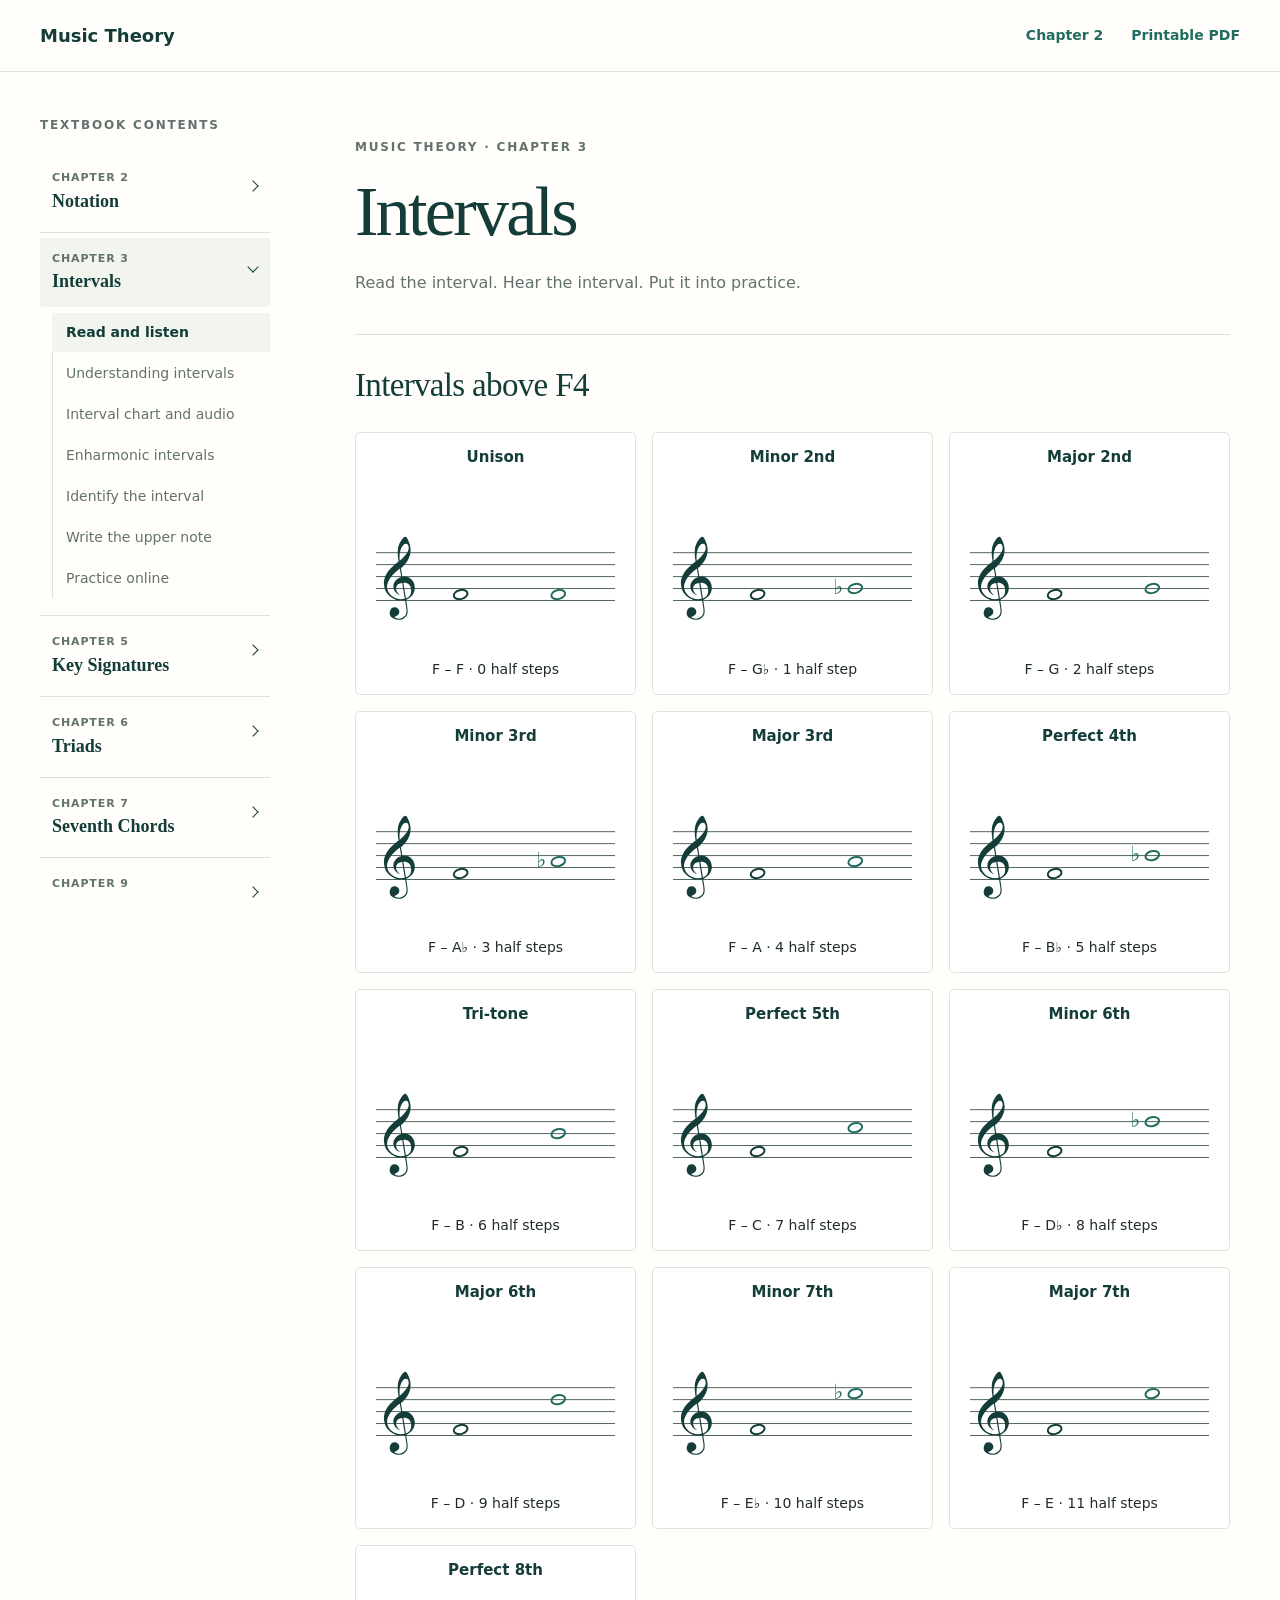
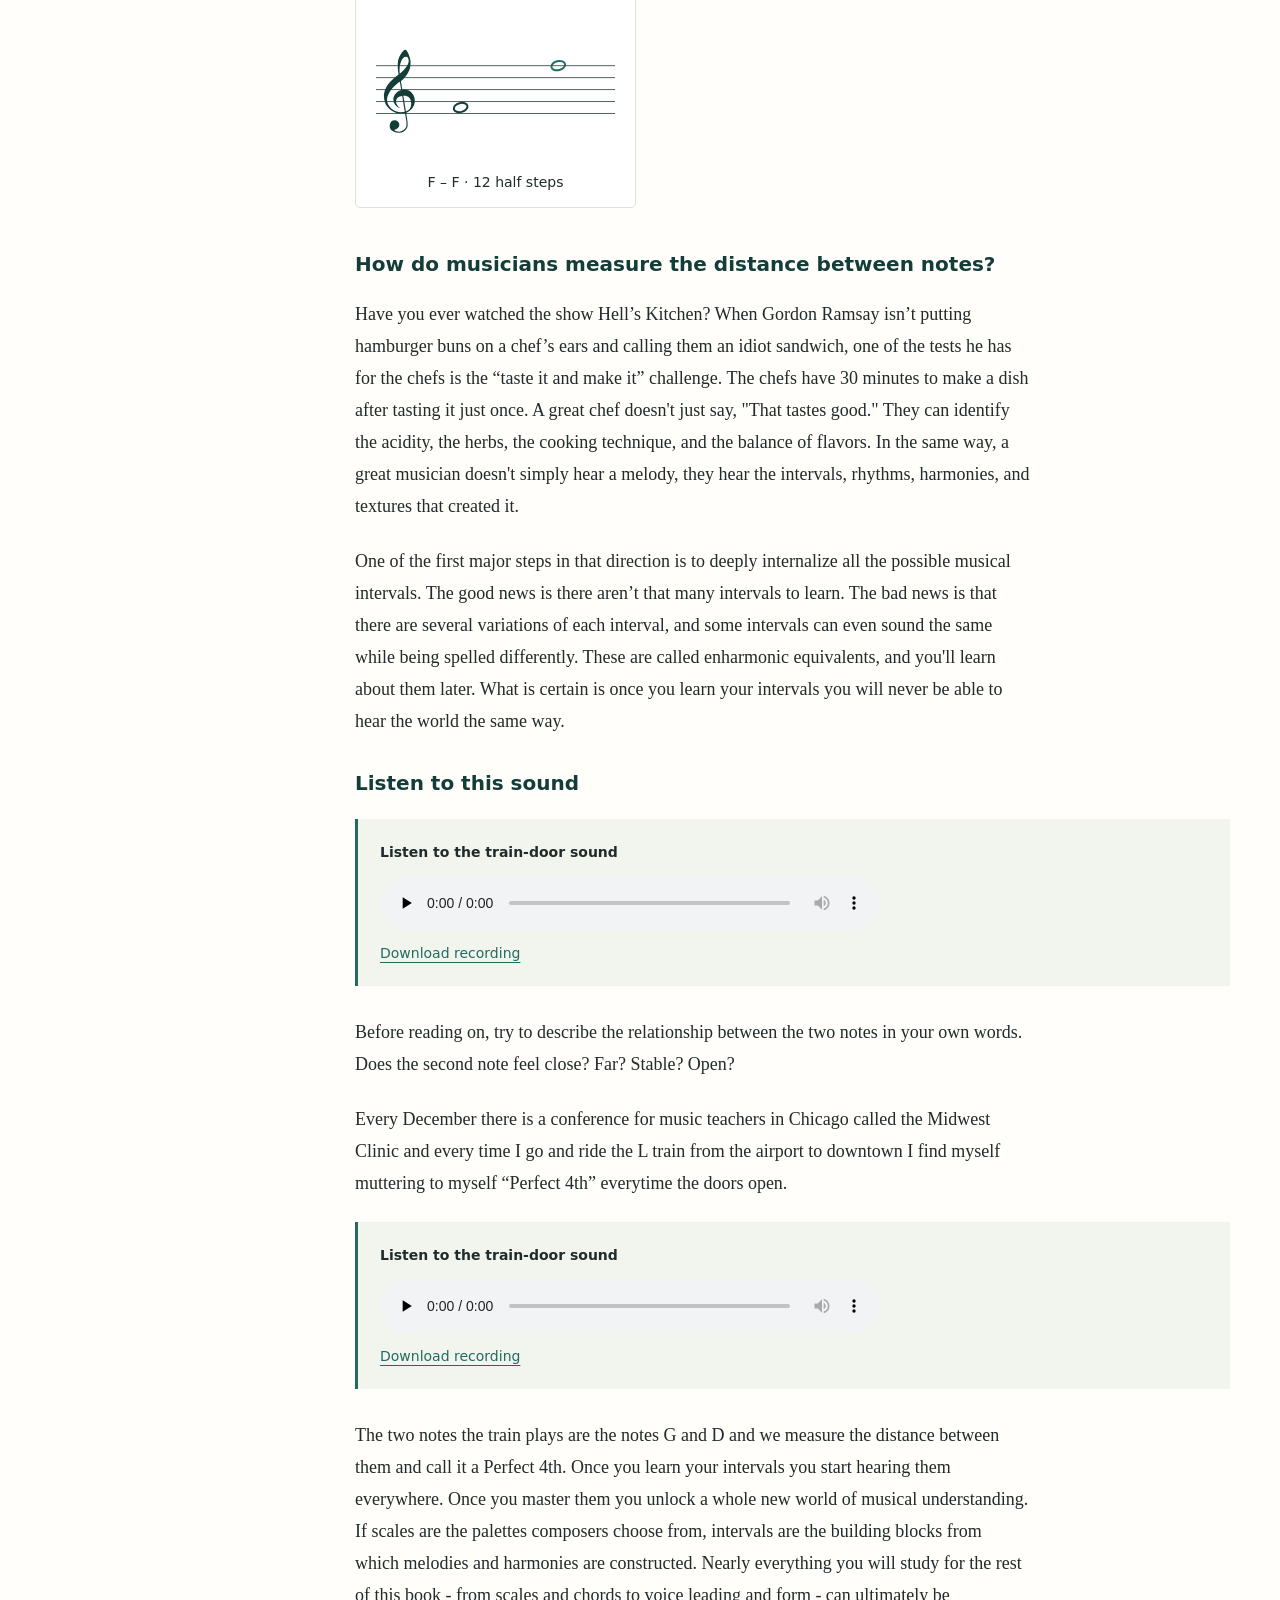
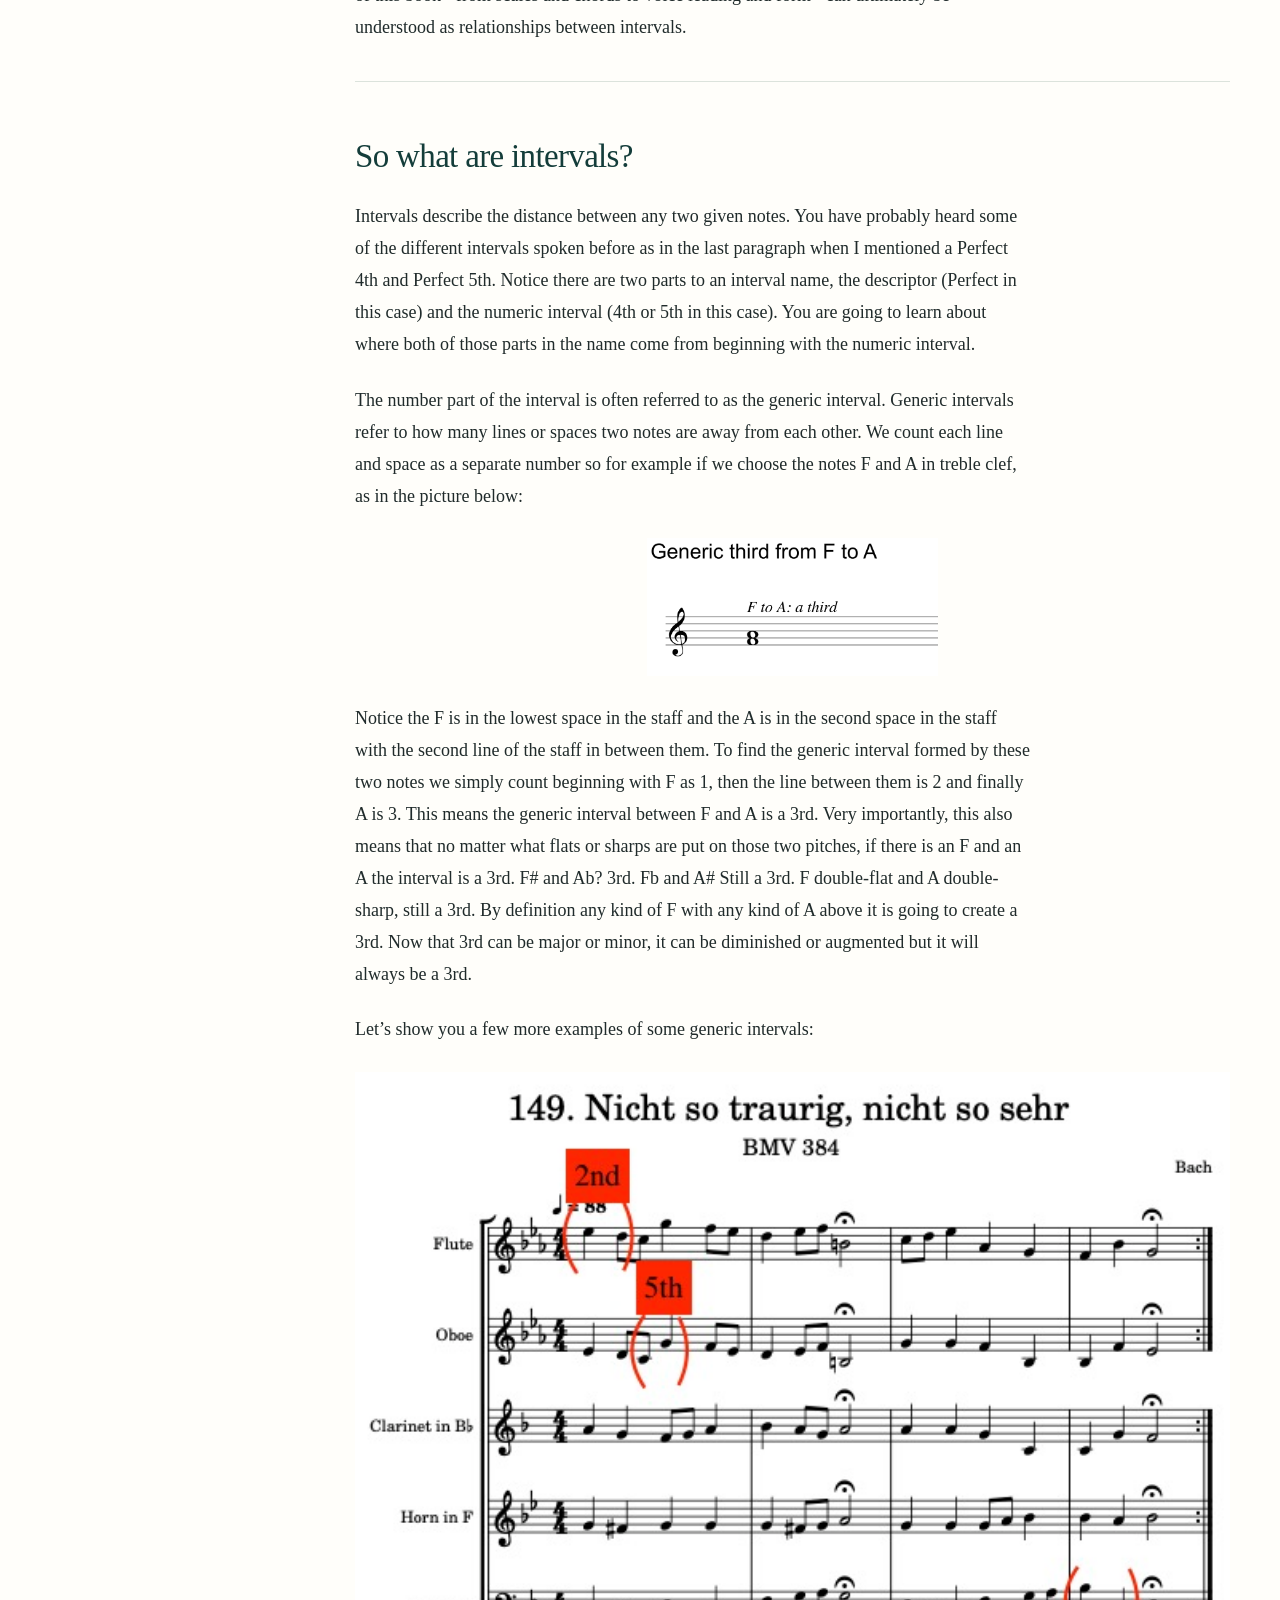
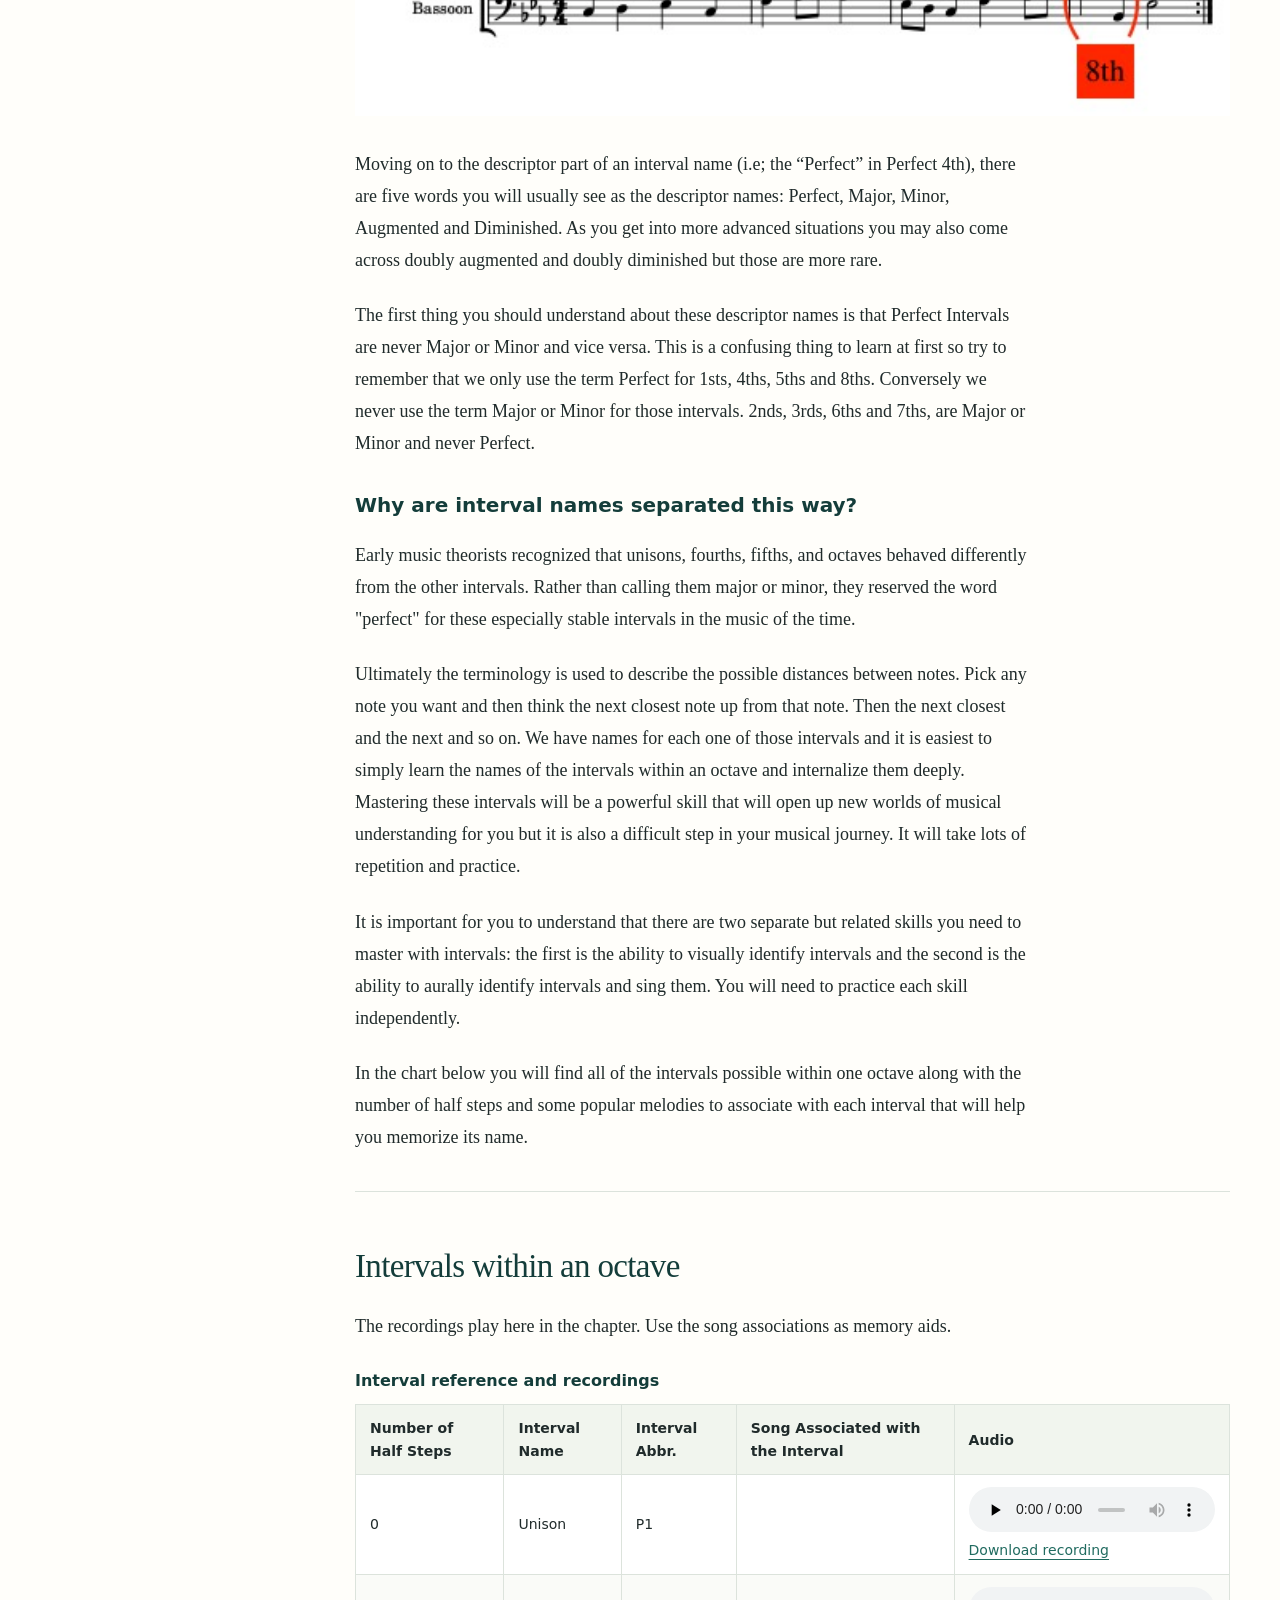
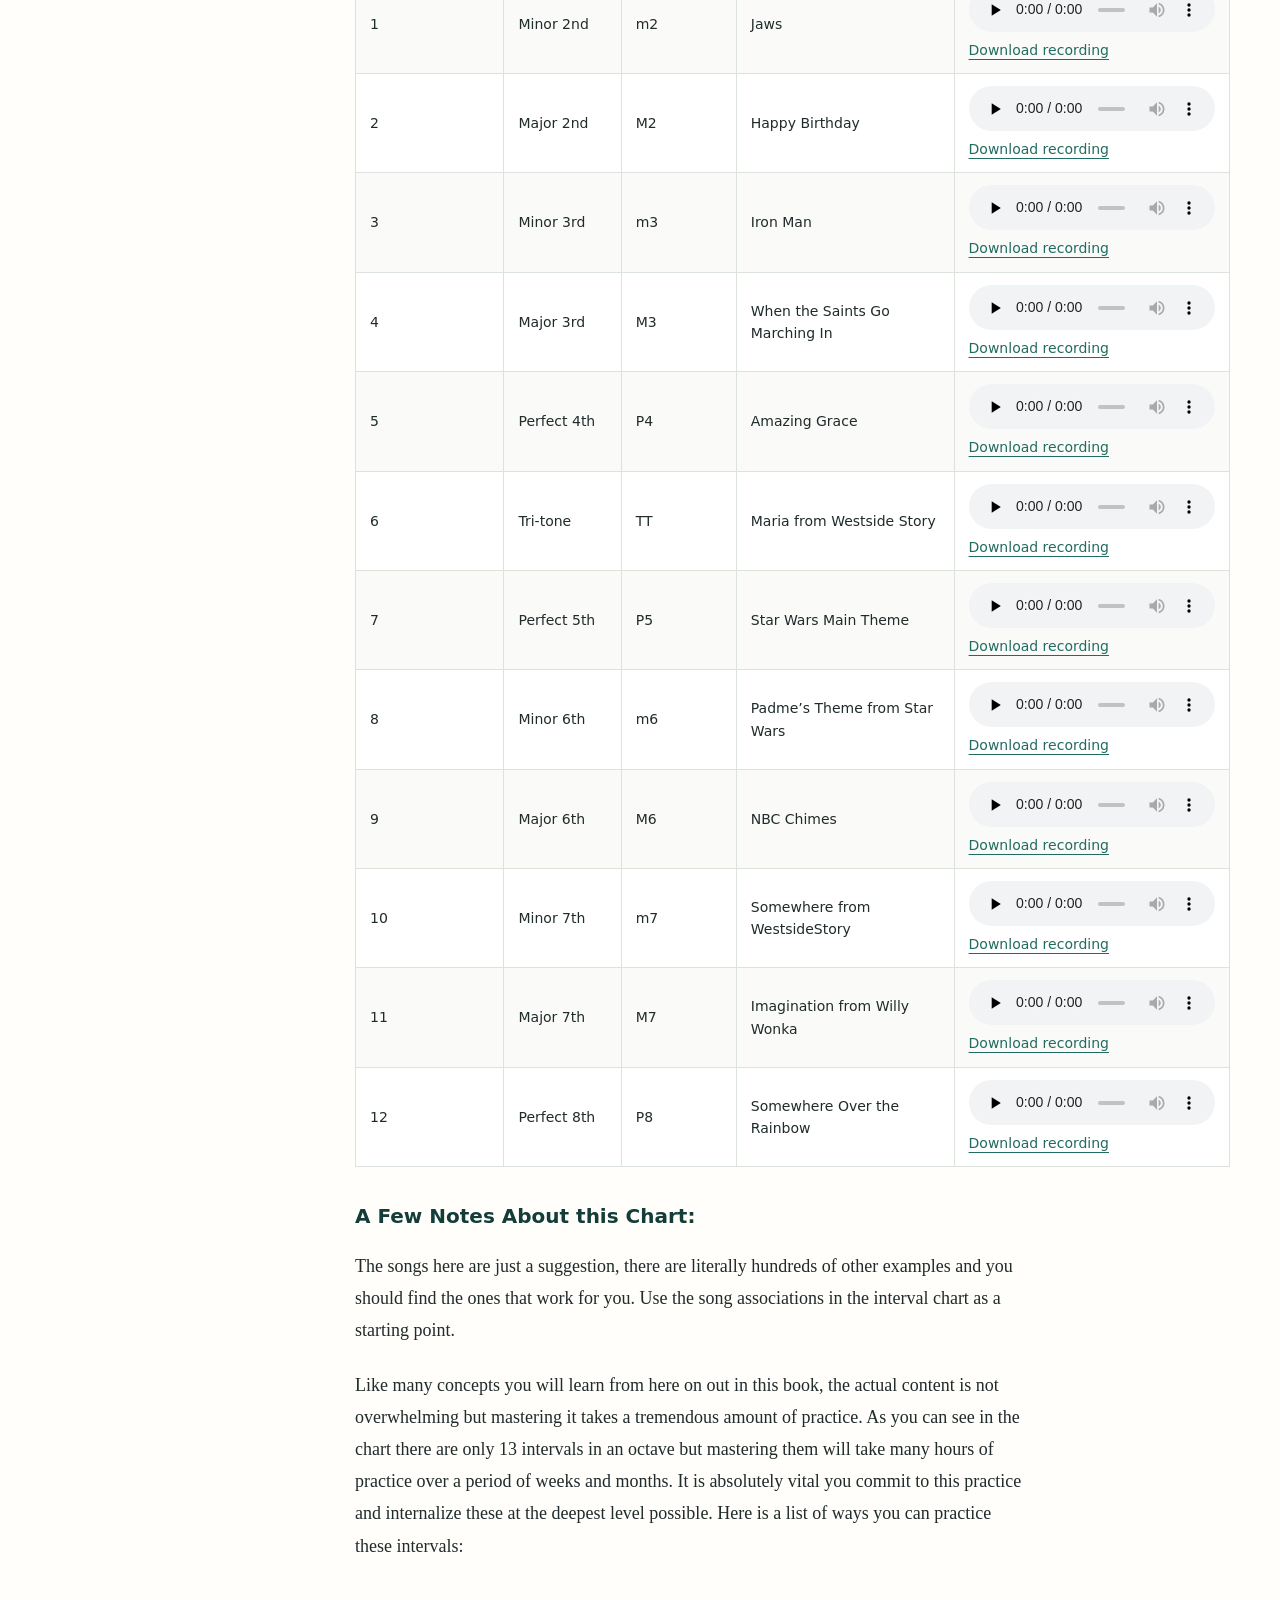
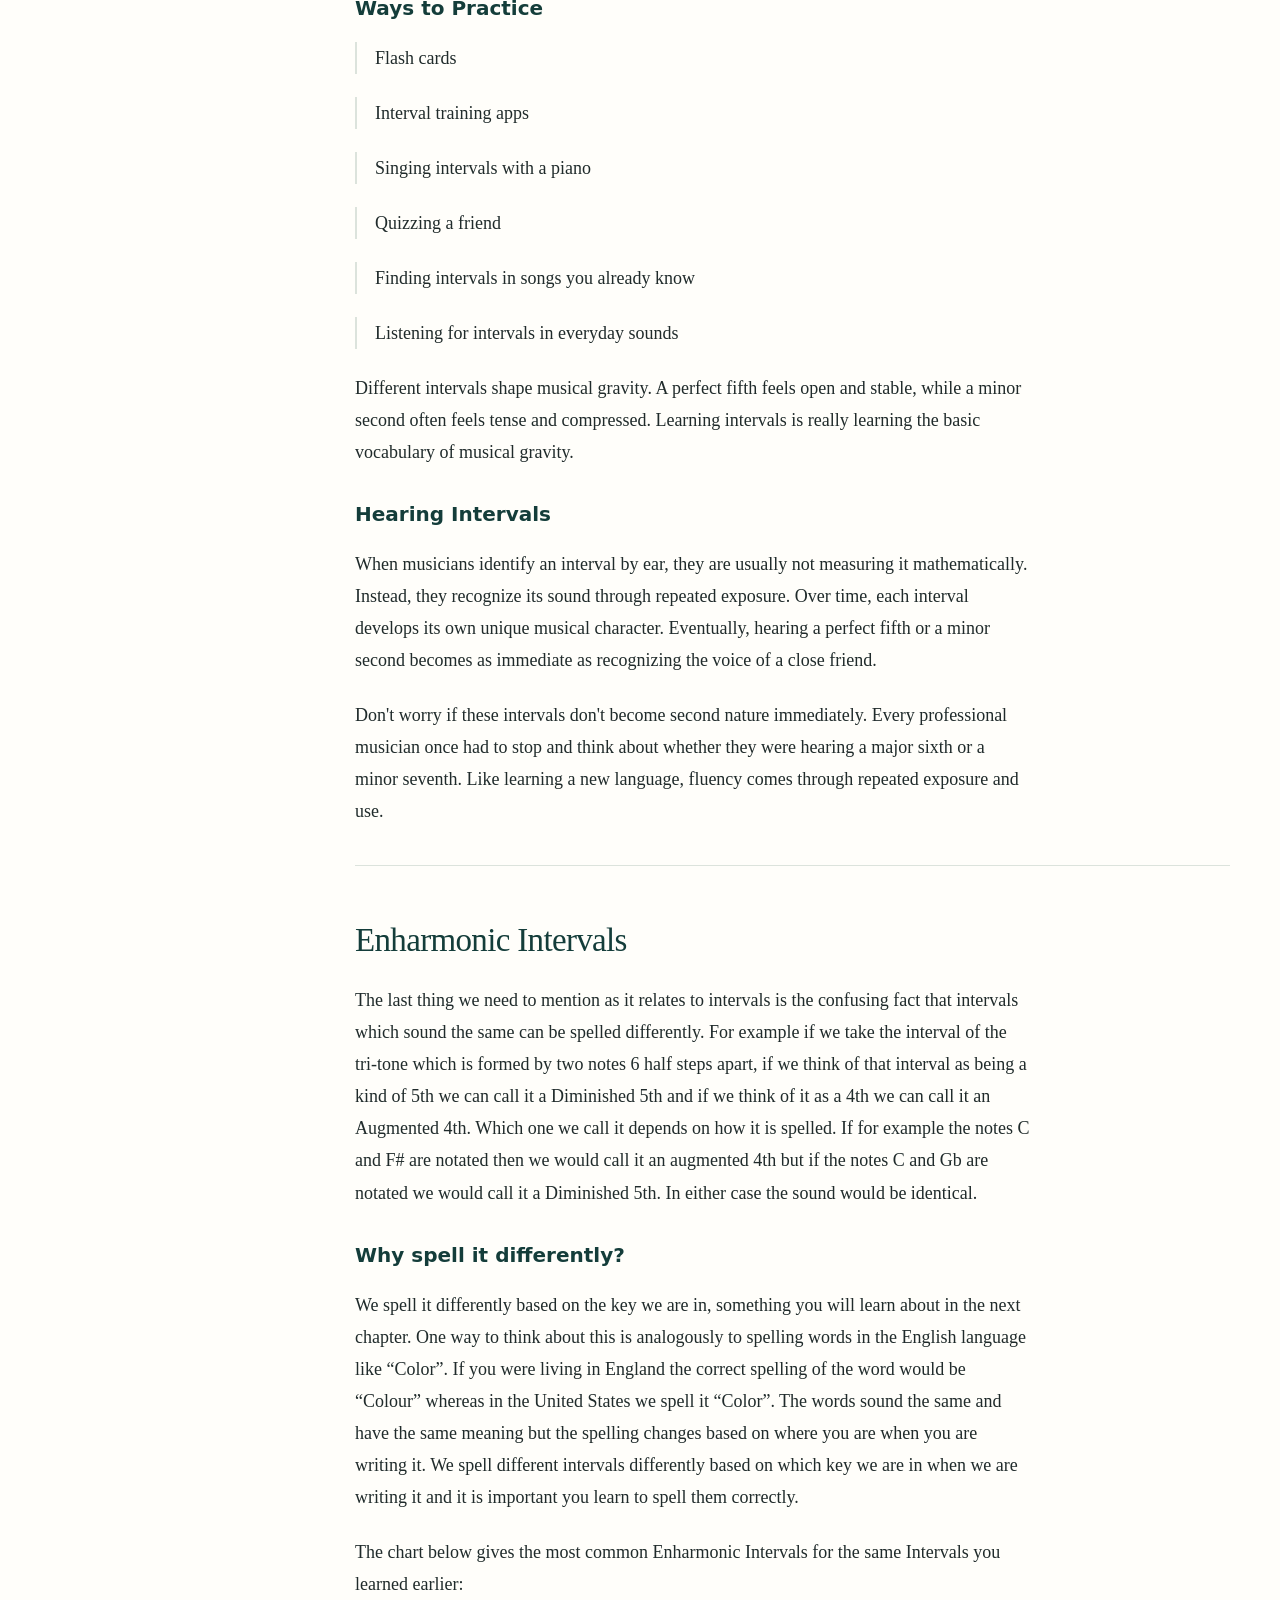
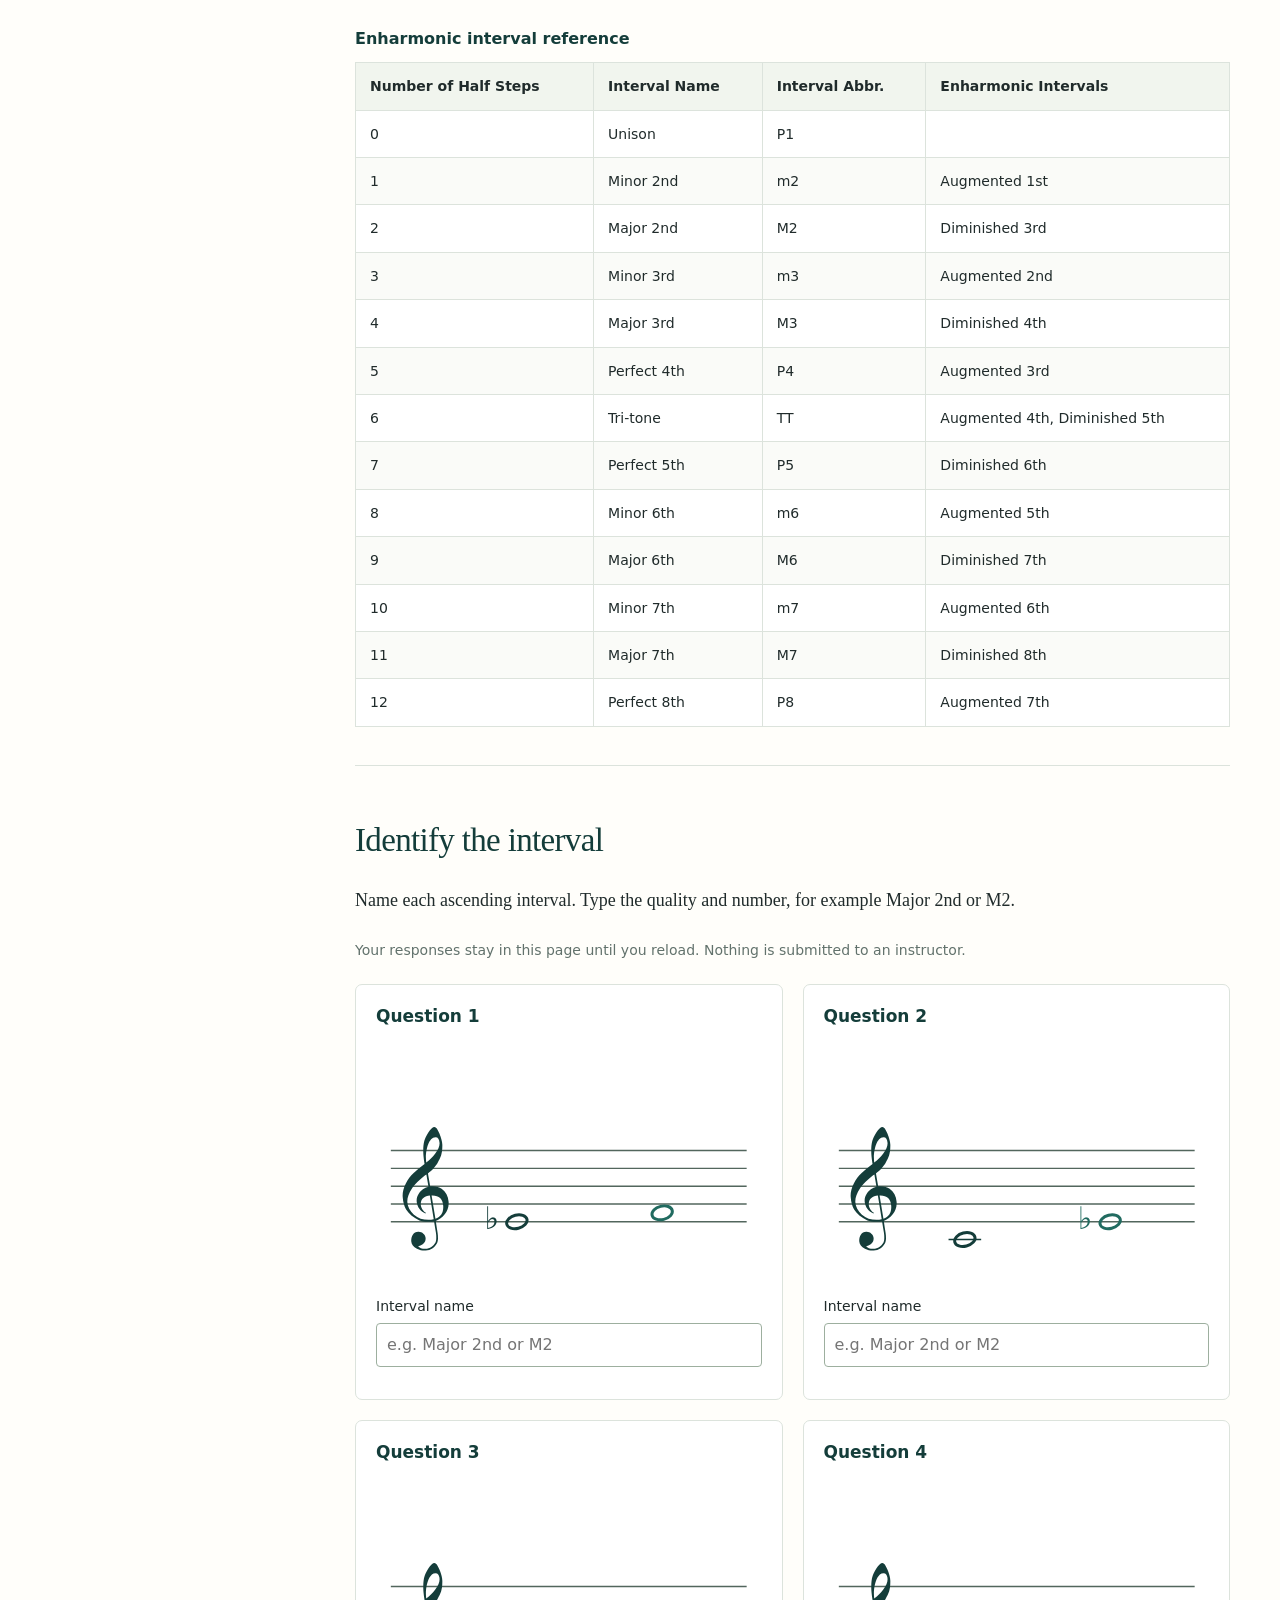
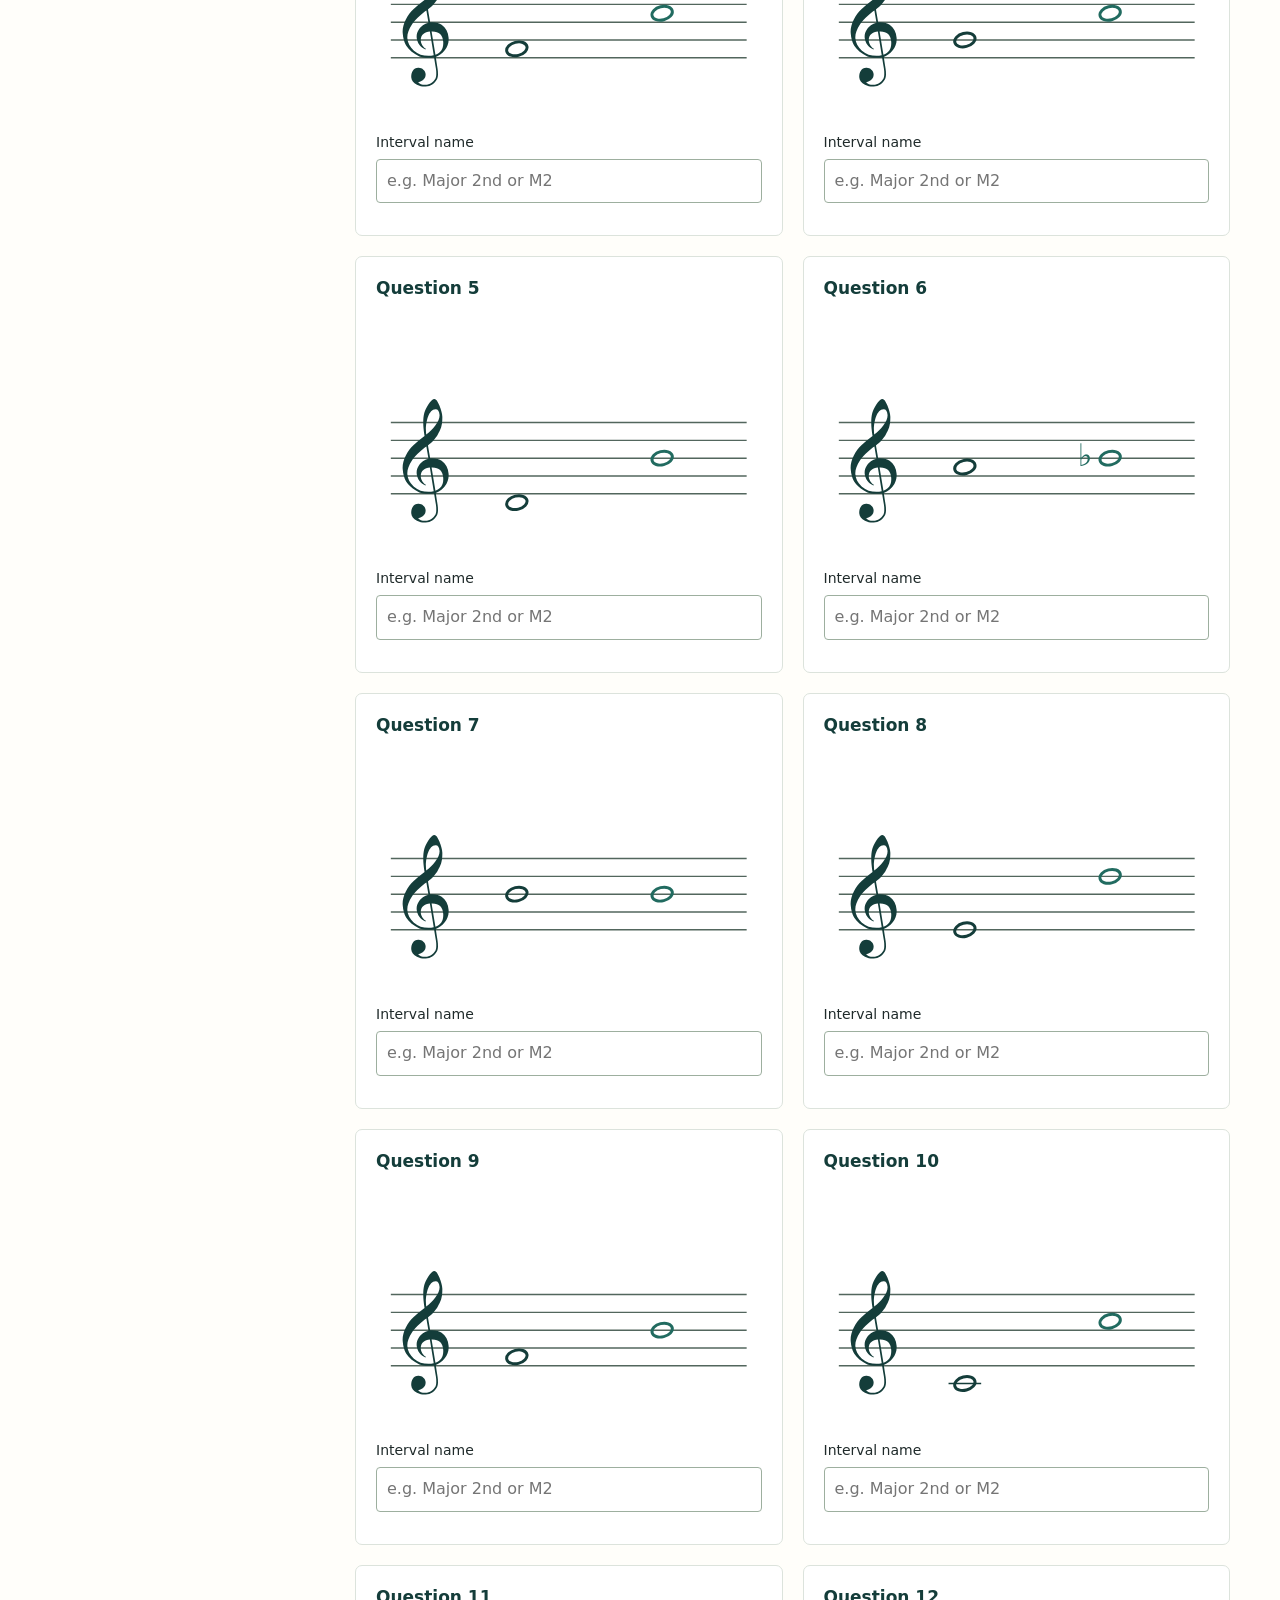
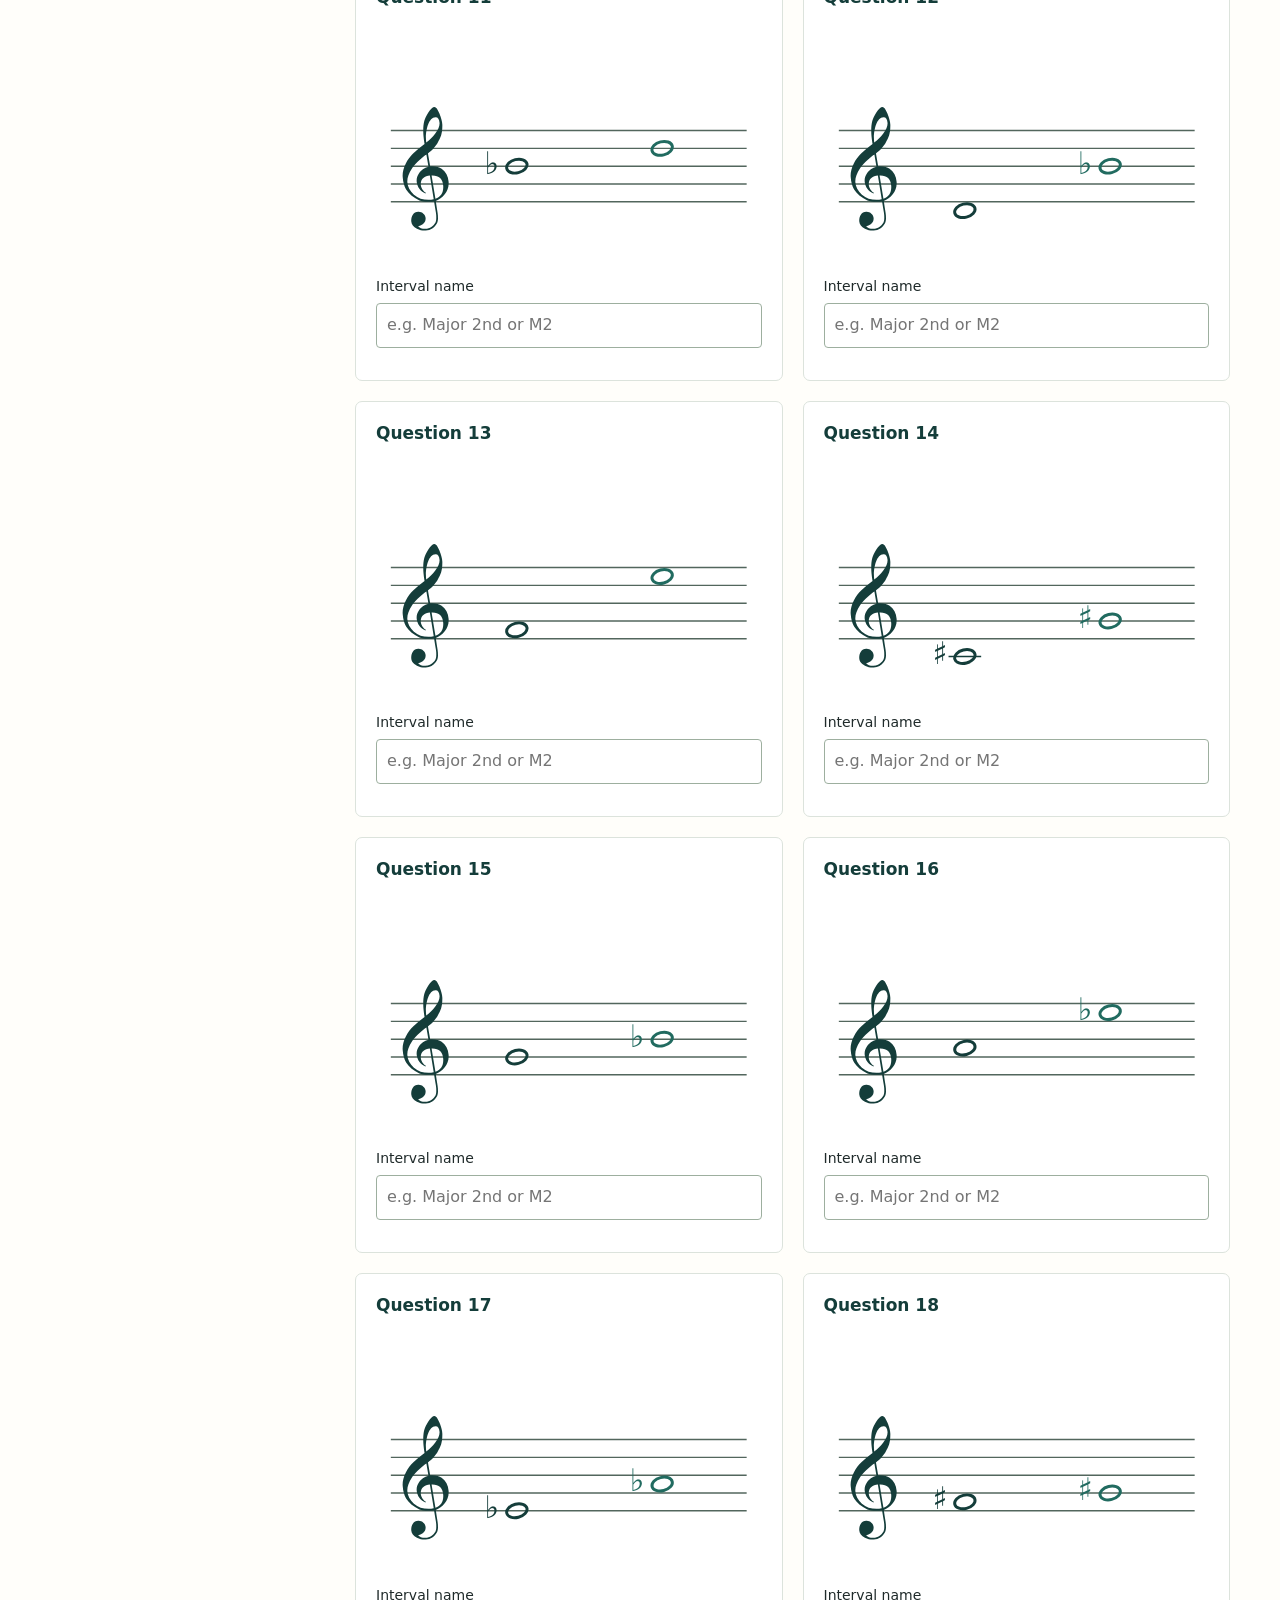
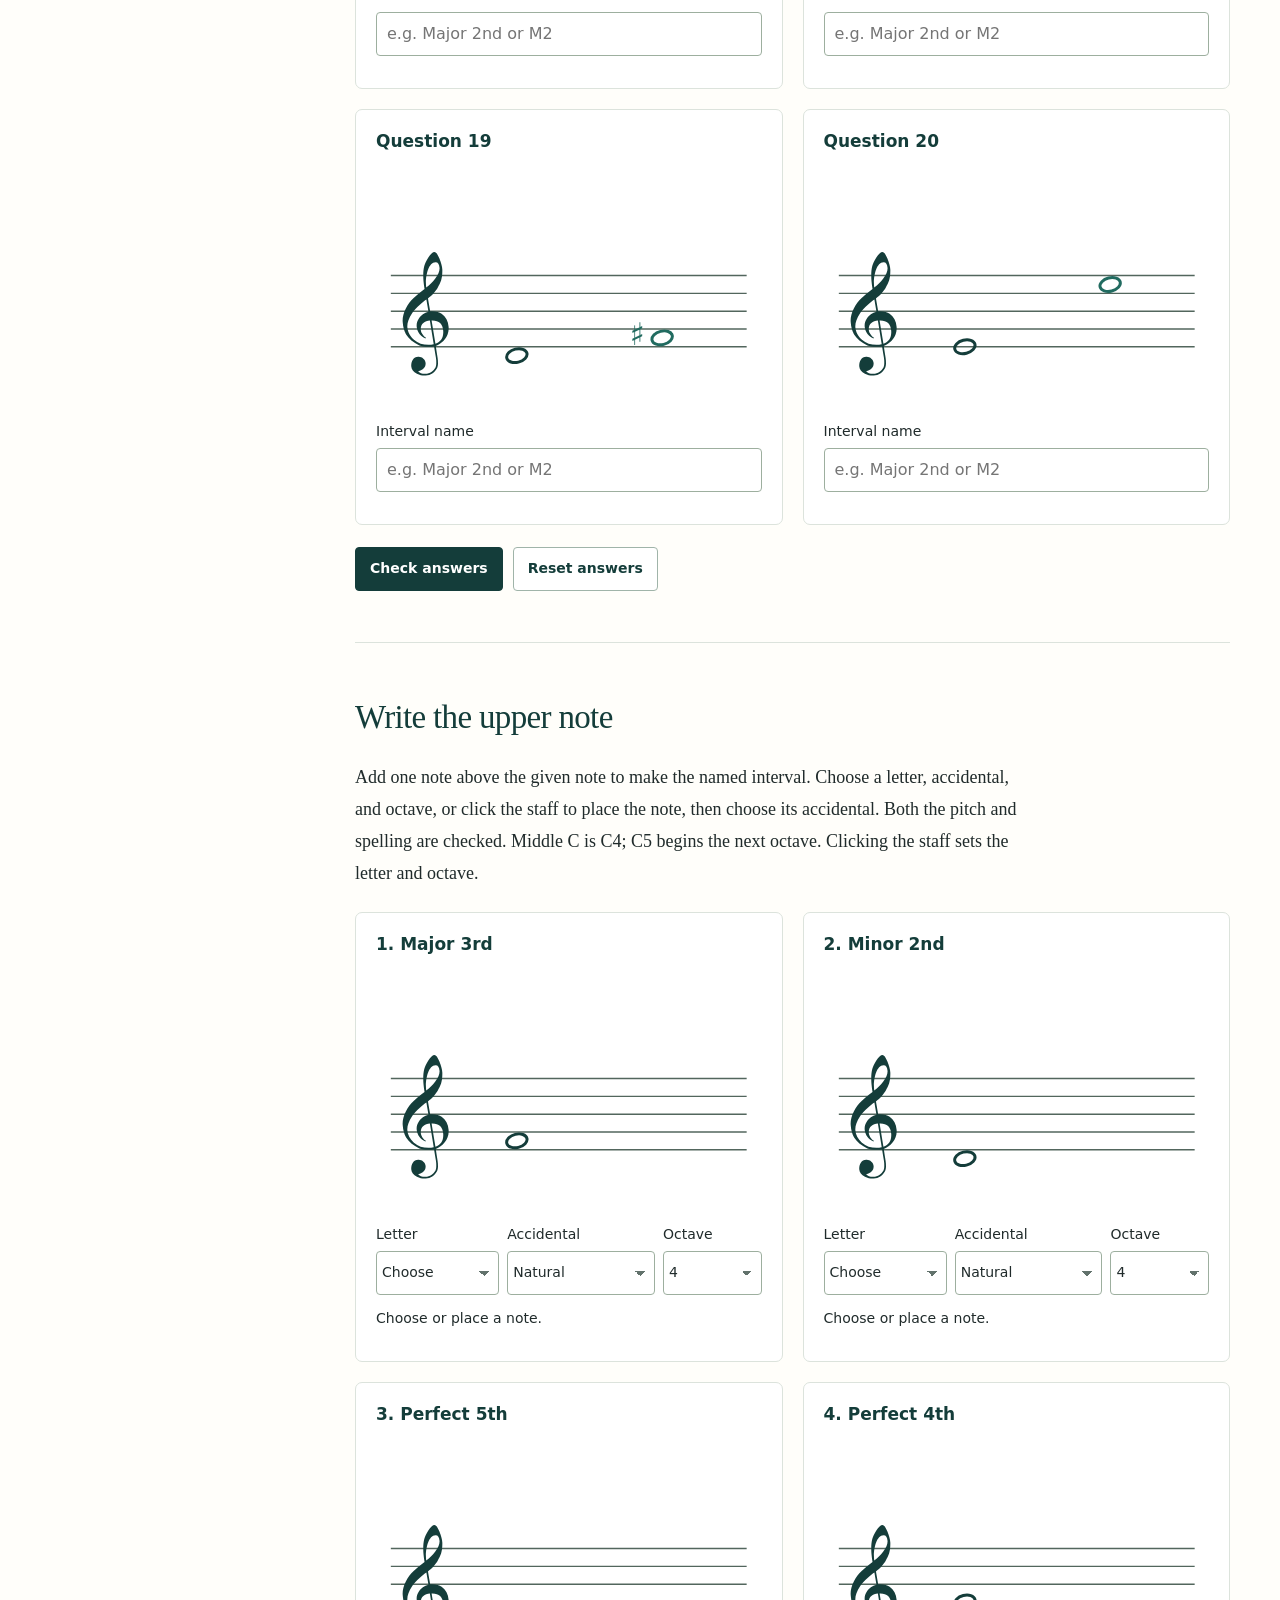
<file: chapter-3/index.html>
<!doctype html><html lang="en"><head><meta charset="utf-8"><meta name="viewport" content="width=device-width,initial-scale=1"><meta name="description" content="Chapter 3 Intervals: read and hear intervals, identify 20 examples, and construct 20 intervals on the staff."><meta name="theme-color" content="#143d3a"><title>Chapter 3 · Intervals</title><link rel="stylesheet" href="styles.css"><script src="../book-navigation.js?v=20261122" defer></script><script src="theory-data.js" defer></script><script src="theory.js?v=20261122-whole-notes" defer></script><script src="app.js?v=20261122-navigation" defer></script><link rel="stylesheet" href="../book-navigation.css?v=20261122"></head><body><a class="skip-link" href="#main">Skip to chapter</a><div class="reading-progress" aria-hidden="true"></div><header class="site-header"><a class="book-title" href="../">Music Theory</a><div class="header-actions"><a href="../">Chapter 2</a><a href="assets/chapter-3-print.pdf?v=20261122-whole-notes" download>Printable PDF</a><button type="button" id="menu-toggle" aria-expanded="false" aria-controls="chapter-navigation">Chapters</button></div></header><div class="book-layout"><aside class="sidebar" id="chapter-navigation"><p class="eyebrow">Textbook contents</p><nav class="book-chapters" aria-label="Textbook chapters"><details class="chapter-group"><summary><span class="chapter-number">Chapter 2</span><span class="chapter-name">Notation</span></summary><div class="chapter-topics"><a href="../#opening">Read and listen</a><a href="../#pitch">Notating Pitch</a><a href="../#accidentals">Accidentals</a><a href="../#practicing">A Quick Note on Practicing</a><a href="../#rhythm">Rhythmic Notation</a><a href="../#dots">Dotted Rhythms</a><a href="../#meter">Meter and Time Signatures</a><a href="../#score-practice">Read the score</a><a href="../#practice">Practice exercise</a></div></details><details class="chapter-group is-current-chapter" data-current-chapter open><summary><span class="chapter-number">Chapter 3</span><span class="chapter-name">Intervals</span><span class="nav-sr-only"> (current chapter)</span></summary><div class="chapter-topics"><a href="#opening">Read and listen</a><a href="#understanding">Understanding intervals</a><a href="#interval-chart">Interval chart and audio</a><a href="#enharmonic">Enharmonic intervals</a><a href="#identify">Identify the interval</a><a href="#construct">Write the upper note</a><a href="#practice-online">Practice online</a></div></details><details class="chapter-group"><summary><span class="chapter-number">Chapter 5</span><span class="chapter-name">Key Signatures</span></summary><div class="chapter-topics"><a href="../chapter-5/#opening">Read and listen</a><a href="../chapter-5/#key-and-signature">Key vs. Key Signature</a><a href="../chapter-5/#why-signatures">Why Key Signatures Exist</a><a href="../chapter-5/#key-centers">The 12 Major Key Centers</a><a href="../chapter-5/#accidental-order">The Order of Flats and Sharps</a><a href="../chapter-5/#flat-keys">Finding Major Key Signatures with Flats</a><a href="../chapter-5/#flat-shortcut">The Shortcut for Flat Keys</a><a href="../chapter-5/#sharp-keys">Finding Major Key Signatures with Sharps</a><a href="../chapter-5/#sharp-shortcut">The Shortcut for Sharp Keys</a><a href="../chapter-5/#circle-reference">The Circle of Fifths</a><a href="../chapter-5/#related-keys">A Map of Musical Distance</a><a href="../chapter-5/#relative-minor">Major and Minor Key Signatures</a><a href="../chapter-5/#minor-accidentals">Key Signature vs. Actual Notes in Minor</a><a href="../chapter-5/#musical-context">Why This Matters</a><a href="../chapter-5/#practice">Practice</a><a href="../chapter-5/#identify">Practice Set 1: Identify the Major Key</a><a href="../chapter-5/#count">Practice Set 2: Name the Number of Sharps or Flats</a><a href="../chapter-5/#minor">Practice Set 3: Find the Relative Minor</a><a href="../chapter-5/#musical-challenge">Practice Set 4: Musical Challenge</a><a href="../chapter-5/#complete-circle">Practice Set 5: Complete the Circle of Fifths</a><a href="../chapter-5/#practice-online">Practice online</a><a href="../chapter-5/#printable">Printable chapter</a></div></details><details class="chapter-group"><summary><span class="chapter-number">Chapter 6</span><span class="chapter-name">Triads</span></summary><div class="chapter-topics"><a href="../chapter-6/#opening">Read and listen</a><a href="../chapter-6/#intervals-to-chords">From Intervals to Chords</a><a href="../chapter-6/#tertian">What Is Tertian Harmony?</a><a href="../chapter-6/#triad-members">What Is a Triad?</a><a href="../chapter-6/#four-types">The Four Types of Triads</a><a href="../chapter-6/#major">Major Triads</a><a href="../chapter-6/#minor">Minor Triads</a><a href="../chapter-6/#augmented">Augmented Triads</a><a href="../chapter-6/#diminished">Diminished Triads</a><a href="../chapter-6/#compare">Comparing All Four Triads</a><a href="../chapter-6/#relationships">A Better Way to Think About Triads</a><a href="../chapter-6/#construction">How to Build Any Triad</a><a href="../chapter-6/#gravity">Triads and Musical Gravity</a><a href="../chapter-6/#inversions">Triad Inversions</a><a href="../chapter-6/#bass-and-root">Bass and Root Are Not the Same Thing</a><a href="../chapter-6/#voicing">Inversion vs. Voicing</a><a href="../chapter-6/#summary">Summary</a><a href="../chapter-6/#challenge">Musical Challenge</a><a href="../chapter-6/#practice">Practice Questions</a><a href="../chapter-6/#build">Practice 1: Building Triads</a><a href="../chapter-6/#identify">Practice 2: Identifying Triads</a><a href="../chapter-6/#invert">Practice 3: Triad Inversions</a><a href="../chapter-6/#practice-online">Practice online</a><a href="../chapter-6/#ear-training">Practice 4: Ear Training</a><a href="../chapter-6/#printable">Printable chapter</a></div></details><details class="chapter-group"><summary><span class="chapter-number">Chapter 7</span><span class="chapter-name">Seventh Chords</span></summary><div class="chapter-topics"><a href="../chapter-7/#opening">Read and listen</a><a href="../chapter-7/#five-types">Five Common Seventh-Chord Qualities</a><a href="../chapter-7/#major-seventh">Major Seventh Chords</a><a href="../chapter-7/#dominant-seventh">Dominant Seventh Chords</a><a href="../chapter-7/#dominant-function">Why Is It Called Dominant Seventh?</a><a href="../chapter-7/#minor-seventh">Minor Seventh Chords</a><a href="../chapter-7/#half-diminished">Half-Diminished Seventh Chords</a><a href="../chapter-7/#fully-diminished">Fully Diminished Seventh Chords</a><a href="../chapter-7/#spelling">Why B Double-Flat?</a><a href="../chapter-7/#compare">Comparing the Five Seventh Chords</a><a href="../chapter-7/#inversions">Seventh-Chord Inversions</a><a href="../chapter-7/#identify-inversions">Identifying Chords Outside Root Position</a><a href="../chapter-7/#gravity">Harmony and Musical Gravity</a><a href="../chapter-7/#relationships">A Better Way to Think About Harmony</a><a href="../chapter-7/#summary">Summary</a><a href="../chapter-7/#practice">Practice Questions</a><a href="../chapter-7/#build">Practice 1: Building Seventh Chords</a><a href="../chapter-7/#identify">Practice 2: Identifying Seventh Chords</a><a href="../chapter-7/#invert">Practice 3: Seventh-Chord Inversions</a><a href="../chapter-7/#practice-online">Practice online</a><a href="../chapter-7/#aural-practice">Aural practice</a><a href="../chapter-7/#printable">Printable chapter</a></div></details><details class="chapter-group"><summary><span class="chapter-number">Chapter 9</span><span class="chapter-name">Roman Numerals</span></summary><div class="chapter-topics"><a href="../chapter-9/#opening">Read and listen</a><a href="../chapter-9/#build-from-scale">Building Chords from a Scale</a><a href="../chapter-9/#diatonic-pattern">The Pattern of Diatonic Triads</a><a href="../chapter-9/#diatonic">What Does Diatonic Mean?</a><a href="../chapter-9/#roman-numerals">Roman Numerals</a><a href="../chapter-9/#capitalization">Uppercase and Lowercase Roman Numerals</a><a href="../chapter-9/#different-keys">The Same Progression in Different Keys</a><a href="../chapter-9/#function">Chord Identity and Harmonic Function</a><a href="../chapter-9/#minor-keys">What About Minor Keys?</a><a href="../chapter-9/#leading-tone">The Leading Tone and the Major Dominant</a><a href="../chapter-9/#gravity">Roman Numerals and Musical Gravity</a><a href="../chapter-9/#summary">Summary</a><a href="../chapter-9/#practice">Practice Questions</a><a href="../chapter-9/#build">Practice 1: Diatonic Triads</a><a href="../chapter-9/#identify">Practice 2: Roman Numeral Identification</a><a href="../chapter-9/#minor">Practice 3: Roman Numerals in Minor</a><a href="../chapter-9/#printable">Printable chapter</a></div></details></nav><p class="sidebar-note">Read at your own pace.<br>Listen as often as you need.</p></aside><main id="main"><section id="opening"><header class="chapter-heading"><p class="eyebrow">Music Theory · Chapter 3</p><h1>Intervals</h1><p class="chapter-deck">Read the interval. Hear the interval. Put it into practice.</p></header><h2>Intervals above F4</h2><div class="overview" id="interval-overview"></div><h3>How do musicians measure the distance between notes?</h3><p>Have you ever watched the show Hell’s Kitchen? When Gordon Ramsay isn’t putting hamburger buns on a chef’s ears and calling them an idiot sandwich, one of the tests he has for the chefs is the “taste it and make it” challenge. The chefs have 30 minutes to make a dish after tasting it just once. A great chef doesn't just say, "That tastes good." They can identify the acidity, the herbs, the cooking technique, and the balance of flavors. In the same way, a great musician doesn't simply hear a melody, they hear the intervals, rhythms, harmonies, and textures that created it.</p><p>One of the first major steps in that direction is to deeply internalize all the possible musical intervals. The good news is there aren’t that many intervals to learn. The bad news is that there are several variations of each interval, and some intervals can even sound the same while being spelled differently. These are called enharmonic equivalents, and you'll learn about them later. What is certain is once you learn your intervals you will never be able to hear the world the same way.</p><h3>Listen to this sound</h3><div class="inline-player"><p><b>Listen to the train-door sound</b></p><audio controls preload="none" src="assets/54.mp3">Use the download link below to listen.</audio><a href="assets/54.mp3" download>Download recording</a></div><p>Before reading on, try to describe the relationship between the two notes in your own words. Does the second note feel close? Far? Stable? Open?</p><p>Every December there is a conference for music teachers in Chicago called the Midwest Clinic and every time I go and ride the L train from the airport to downtown I find myself muttering to myself “Perfect 4th” everytime the doors open.</p><div class="inline-player"><p><b>Listen to the train-door sound</b></p><audio controls preload="none" src="assets/54.mp3">Use the download link below to listen.</audio><a href="assets/54.mp3" download>Download recording</a></div><p>The two notes the train plays are the notes G and D and we measure the distance between them and call it a Perfect 4th. Once you learn your intervals you start hearing them everywhere. Once you master them you unlock a whole new world of musical understanding. If scales are the palettes composers choose from, intervals are the building blocks from which melodies and harmonies are constructed. Nearly everything you will study for the rest of this book - from scales and chords to voice leading and form - can ultimately be understood as relationships between intervals.</p></section><section id="understanding"><h2>So what are intervals?</h2><p>Intervals describe the distance between any two given notes. You have probably heard some of the different intervals spoken before as in the last paragraph when I mentioned a Perfect 4th and Perfect 5th. Notice there are two parts to an interval name, the descriptor (Perfect in this case) and the numeric interval (4th or 5th in this case). You are going to learn about where both of those parts in the name come from beginning with the numeric interval.</p><p>The number part of the interval is often referred to as the generic interval. Generic intervals refer to how many lines or spaces two notes are away from each other. We count each line and space as a separate number so for example if we choose the notes F and A in treble clef, as in the picture below:</p><figure class="notation generic-third"><button type="button" class="image-zoom" data-image="assets/generic-third.png" data-alt="Generic third from F to A" aria-label="Enlarge Generic third from F to A"><img src="assets/generic-third.png" alt="Generic third from F to A" loading="lazy" width="916" height="435"><span class="zoom-label">Enlarge</span></button></figure><p>Notice the F is in the lowest space in the staff and the A is in the second space in the staff with the second line of the staff in between them. To find the generic interval formed by these two notes we simply count beginning with F as 1, then the line between them is 2 and finally A is 3. This means the generic interval between F and A is a 3rd. Very importantly, this also means that no matter what flats or sharps are put on those two pitches, if there is an F and an A the interval is a 3rd. F# and Ab? 3rd. Fb and A# Still a 3rd. F double-flat and A double-sharp, still a 3rd. By definition any kind of F with any kind of A above it is going to create a 3rd. Now that 3rd can be major or minor, it can be diminished or augmented but it will always be a 3rd.</p><p>Let’s show you a few more examples of some generic intervals:</p><figure class="notation "><button type="button" class="image-zoom" data-image="assets/chorale-intervals.jpg" data-alt="Second, fifth, and octave annotated in the chorale" aria-label="Enlarge Second, fifth, and octave annotated in the chorale"><img src="assets/chorale-intervals.jpg" alt="Second, fifth, and octave annotated in the chorale" loading="lazy" width="548" height="403"><span class="zoom-label">Enlarge</span></button></figure><p>Moving on to the descriptor part of an interval name (i.e; the “Perfect” in Perfect 4th), there are five words you will usually see as the descriptor names: Perfect, Major, Minor, Augmented and Diminished. As you get into more advanced situations you may also come across doubly augmented and doubly diminished but those are more rare.</p><p>The first thing you should understand about these descriptor names is that Perfect Intervals are never Major or Minor and vice versa. This is a confusing thing to learn at first so try to remember that we only use the term Perfect for 1sts, 4ths, 5ths and 8ths. Conversely we never use the term Major or Minor for those intervals. 2nds, 3rds, 6ths and 7ths, are Major or Minor and never Perfect.</p><h3>Why are interval names separated this way?</h3><p>Early music theorists recognized that unisons, fourths, fifths, and octaves behaved differently from the other intervals. Rather than calling them major or minor, they reserved the word "perfect" for these especially stable intervals in the music of the time.</p><p>Ultimately the terminology is used to describe the possible distances between notes. Pick any note you want and then think the next closest note up from that note. Then the next closest and the next and so on. We have names for each one of those intervals and it is easiest to simply learn the names of the intervals within an octave and internalize them deeply. Mastering these intervals will be a powerful skill that will open up new worlds of musical understanding for you but it is also a difficult step in your musical journey. It will take lots of repetition and practice.</p><p>It is important for you to understand that there are two separate but related skills you need to master with intervals: the first is the ability to visually identify intervals and the second is the ability to aurally identify intervals and sing them. You will need to practice each skill independently.</p><p>In the chart below you will find all of the intervals possible within one octave along with the number of half steps and some popular melodies to associate with each interval that will help you memorize its name.</p></section><section id="interval-chart"><h2>Intervals within an octave</h2><p>The recordings play here in the chapter. Use the song associations as memory aids.</p><div class="table-scroll" tabindex="0" aria-label="Scrollable interval reference table"><table class="interval-table"><caption>Interval reference and recordings</caption><thead><tr><th scope="col">Number of Half Steps</th><th scope="col">Interval Name</th><th scope="col">Interval Abbr.</th><th scope="col">Song Associated with the Interval</th><th scope="col">Audio</th></tr></thead><tbody><tr><td>0</td><td>Unison</td><td>P1</td><td></td><td><audio controls preload="none" src="assets/57.mp3" aria-label="Listen to Unison"></audio><a class="audio-download" href="assets/57.mp3" download>Download recording</a></td></tr><tr><td>1</td><td>Minor 2nd</td><td>m2</td><td>Jaws</td><td><audio controls preload="none" src="assets/58.mp3" aria-label="Listen to Minor 2nd"></audio><a class="audio-download" href="assets/58.mp3" download>Download recording</a></td></tr><tr><td>2</td><td>Major 2nd</td><td>M2</td><td>Happy Birthday</td><td><audio controls preload="none" src="assets/59.mp3" aria-label="Listen to Major 2nd"></audio><a class="audio-download" href="assets/59.mp3" download>Download recording</a></td></tr><tr><td>3</td><td>Minor 3rd</td><td>m3</td><td>Iron Man</td><td><audio controls preload="none" src="assets/60.mp3" aria-label="Listen to Minor 3rd"></audio><a class="audio-download" href="assets/60.mp3" download>Download recording</a></td></tr><tr><td>4</td><td>Major 3rd</td><td>M3</td><td>When the Saints Go Marching In</td><td><audio controls preload="none" src="assets/61.mp3" aria-label="Listen to Major 3rd"></audio><a class="audio-download" href="assets/61.mp3" download>Download recording</a></td></tr><tr><td>5</td><td>Perfect 4th</td><td>P4</td><td>Amazing Grace</td><td><audio controls preload="none" src="assets/62.mp3" aria-label="Listen to Perfect 4th"></audio><a class="audio-download" href="assets/62.mp3" download>Download recording</a></td></tr><tr><td>6</td><td>Tri-tone</td><td>TT</td><td>Maria from Westside Story</td><td><audio controls preload="none" src="assets/63.mp3" aria-label="Listen to Tri-tone"></audio><a class="audio-download" href="assets/63.mp3" download>Download recording</a></td></tr><tr><td>7</td><td>Perfect 5th</td><td>P5</td><td>Star Wars Main Theme</td><td><audio controls preload="none" src="assets/64.mp3" aria-label="Listen to Perfect 5th"></audio><a class="audio-download" href="assets/64.mp3" download>Download recording</a></td></tr><tr><td>8</td><td>Minor 6th</td><td>m6</td><td>Padme’s Theme from Star Wars</td><td><audio controls preload="none" src="assets/65.mp3" aria-label="Listen to Minor 6th"></audio><a class="audio-download" href="assets/65.mp3" download>Download recording</a></td></tr><tr><td>9</td><td>Major 6th</td><td>M6</td><td>NBC Chimes</td><td><audio controls preload="none" src="assets/66.mp3" aria-label="Listen to Major 6th"></audio><a class="audio-download" href="assets/66.mp3" download>Download recording</a></td></tr><tr><td>10</td><td>Minor 7th</td><td>m7</td><td>Somewhere from WestsideStory</td><td><audio controls preload="none" src="assets/67.mp3" aria-label="Listen to Minor 7th"></audio><a class="audio-download" href="assets/67.mp3" download>Download recording</a></td></tr><tr><td>11</td><td>Major 7th</td><td>M7</td><td>Imagination from Willy Wonka</td><td><audio controls preload="none" src="assets/68.mp3" aria-label="Listen to Major 7th"></audio><a class="audio-download" href="assets/68.mp3" download>Download recording</a></td></tr><tr><td>12</td><td>Perfect 8th</td><td>P8</td><td>Somewhere Over the Rainbow</td><td><audio controls preload="none" src="assets/69.mp3" aria-label="Listen to Perfect 8th"></audio><a class="audio-download" href="assets/69.mp3" download>Download recording</a></td></tr></tbody></table></div><h3>A Few Notes About this Chart:</h3><p>The songs here are just a suggestion, there are literally hundreds of other examples and you should find the ones that work for you. Use the song associations in the interval chart as a starting point.</p><p>Like many concepts you will learn from here on out in this book, the actual content is not overwhelming but mastering it takes a tremendous amount of practice. As you can see in the chart there are only 13 intervals in an octave but mastering them will take many hours of practice over a period of weeks and months. It is absolutely vital you commit to this practice and internalize these at the deepest level possible. Here is a list of ways you can practice these intervals:</p><h3>Ways to Practice</h3><p class="practice-method">Flash cards</p><p class="practice-method">Interval training apps</p><p class="practice-method">Singing intervals with a piano</p><p class="practice-method">Quizzing a friend</p><p class="practice-method">Finding intervals in songs you already know</p><p class="practice-method">Listening for intervals in everyday sounds</p><p>Different intervals shape musical gravity. A perfect fifth feels open and stable, while a minor second often feels tense and compressed. Learning intervals is really learning the basic vocabulary of musical gravity.</p><h3>Hearing Intervals</h3><p>When musicians identify an interval by ear, they are usually not measuring it mathematically. Instead, they recognize its sound through repeated exposure. Over time, each interval develops its own unique musical character. Eventually, hearing a perfect fifth or a minor second becomes as immediate as recognizing the voice of a close friend.</p><p>Don't worry if these intervals don't become second nature immediately. Every professional musician once had to stop and think about whether they were hearing a major sixth or a minor seventh. Like learning a new language, fluency comes through repeated exposure and use.</p></section><section id="enharmonic"><h2>Enharmonic Intervals</h2><p>The last thing we need to mention as it relates to intervals is the confusing fact that intervals which sound the same can be spelled differently. For example if we take the interval of the tri-tone which is formed by two notes 6 half steps apart, if we think of that interval as being a kind of 5th we can call it a Diminished 5th and if we think of it as a 4th we can call it an Augmented 4th. Which one we call it depends on how it is spelled. If for example the notes C and F# are notated then we would call it an augmented 4th but if the notes C and Gb are notated we would call it a Diminished 5th. In either case the sound would be identical.</p><h3>Why spell it differently?</h3><p>We spell it differently based on the key we are in, something you will learn about in the next chapter. One way to think about this is analogously to spelling words in the English language like “Color”. If you were living in England the correct spelling of the word would be “Colour” whereas in the United States we spell it “Color”. The words sound the same and have the same meaning but the spelling changes based on where you are when you are writing it. We spell different intervals differently based on which key we are in when we are writing it and it is important you learn to spell them correctly.</p><p>The chart below gives the most common Enharmonic Intervals for the same Intervals you learned earlier:</p><div class="table-scroll" tabindex="0" aria-label="Scrollable interval reference table"><table><caption>Enharmonic interval reference</caption><thead><tr><th scope="col">Number of Half Steps</th><th scope="col">Interval Name</th><th scope="col">Interval Abbr.</th><th scope="col">Enharmonic Intervals</th></tr></thead><tbody><tr><td>0</td><td>Unison</td><td>P1</td><td></td></tr><tr><td>1</td><td>Minor 2nd</td><td>m2</td><td>Augmented 1st</td></tr><tr><td>2</td><td>Major 2nd</td><td>M2</td><td>Diminished 3rd</td></tr><tr><td>3</td><td>Minor 3rd</td><td>m3</td><td>Augmented 2nd</td></tr><tr><td>4</td><td>Major 3rd</td><td>M3</td><td>Diminished 4th</td></tr><tr><td>5</td><td>Perfect 4th</td><td>P4</td><td>Augmented 3rd</td></tr><tr><td>6</td><td>Tri-tone</td><td>TT</td><td>Augmented 4th, Diminished 5th</td></tr><tr><td>7</td><td>Perfect 5th</td><td>P5</td><td>Diminished 6th</td></tr><tr><td>8</td><td>Minor 6th</td><td>m6</td><td>Augmented 5th</td></tr><tr><td>9</td><td>Major 6th</td><td>M6</td><td>Diminished 7th</td></tr><tr><td>10</td><td>Minor 7th</td><td>m7</td><td>Augmented 6th</td></tr><tr><td>11</td><td>Major 7th</td><td>M7</td><td>Diminished 8th</td></tr><tr><td>12</td><td>Perfect 8th</td><td>P8</td><td>Augmented 7th</td></tr></tbody></table></div></section><section id="identify"><h2>Identify the interval</h2><p>Name each ascending interval. Type the quality and number, for example Major 2nd or M2.</p><p class="practice-help">Your responses stay in this page until you reload. Nothing is submitted to an instructor.</p><div id="identify-mount"></div></section><section id="construct"><h2>Write the upper note</h2><p>Add one note above the given note to make the named interval. Choose a letter, accidental, and octave, or click the staff to place the note, then choose its accidental. Both the pitch and spelling are checked. Middle C is C4; C5 begins the next octave. Clicking the staff sets the letter and octave.</p><div id="construct-mount"></div></section><section id="practice-online"><h2>Practice online</h2><p>There is an excellent, free to use website online called musictheory.net where you can practice the topics of this chapter and more.</p><div class="online-card"><p class="eyebrow">Practice online</p><h3>Interval Identification</h3><p>Build confidence identifying written intervals.</p><a class="button" href="https://www.musictheory.net/exercises/interval" target="_blank" rel="noopener">Open Interval Identification</a></div><div class="online-card"><p class="eyebrow">Practice online</p><h3>Interval Ear Training</h3><p>Build confidence recognizing intervals by ear.</p><a class="button" href="https://www.musictheory.net/exercises/ear-interval" target="_blank" rel="noopener">Open Interval Ear Training</a></div><p><a class="button" href="assets/chapter-3-print.pdf?v=20261122-whole-notes" download>Download printable chapter ↓</a></p></section><footer class="chapter-footer"><a href="../">Chapter 2: Notation</a><a href="#opening">Back to the beginning</a></footer><noscript><p>Enable JavaScript for the interval graphic and interactive exercises, or use the printable chapter linked above.</p></noscript></main></div><dialog id="image-dialog" aria-label="Enlarged notation"><button class="dialog-close" type="button">Close</button><img alt=""></dialog></body></html>
</file>
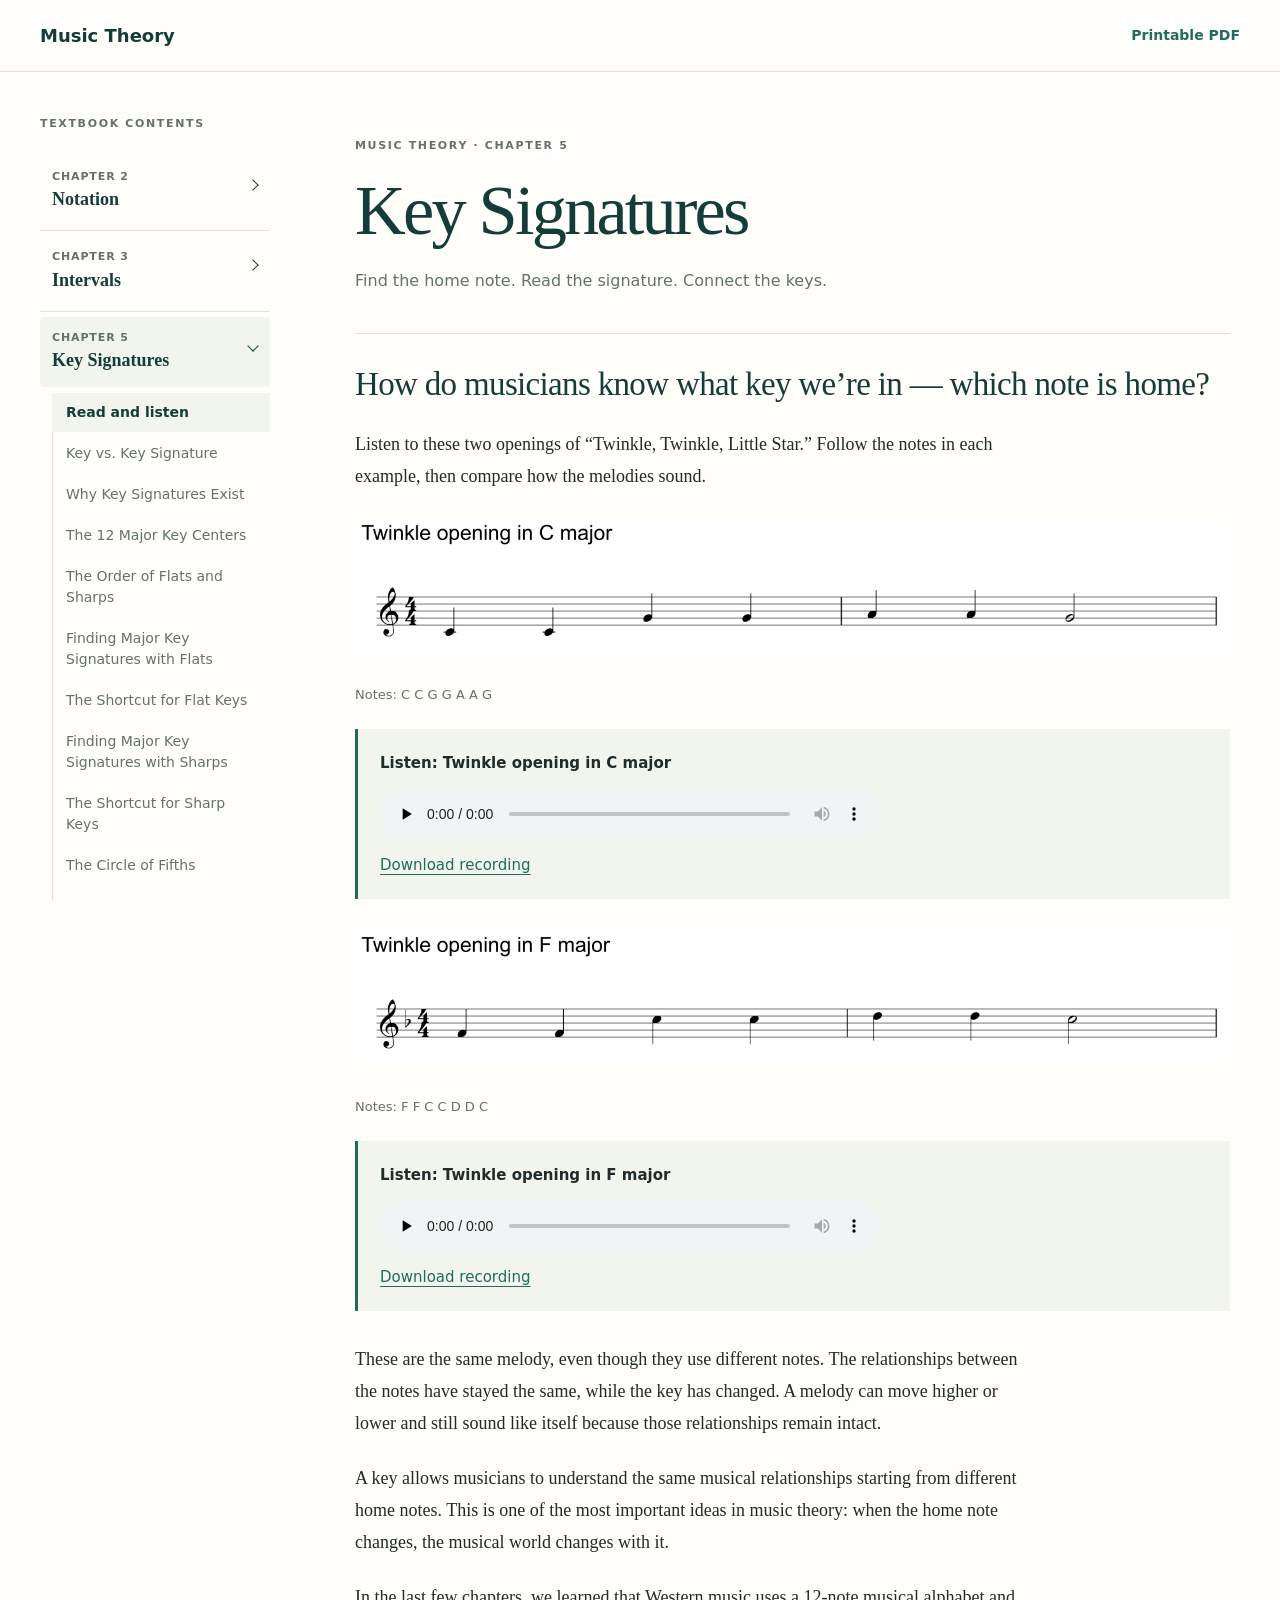
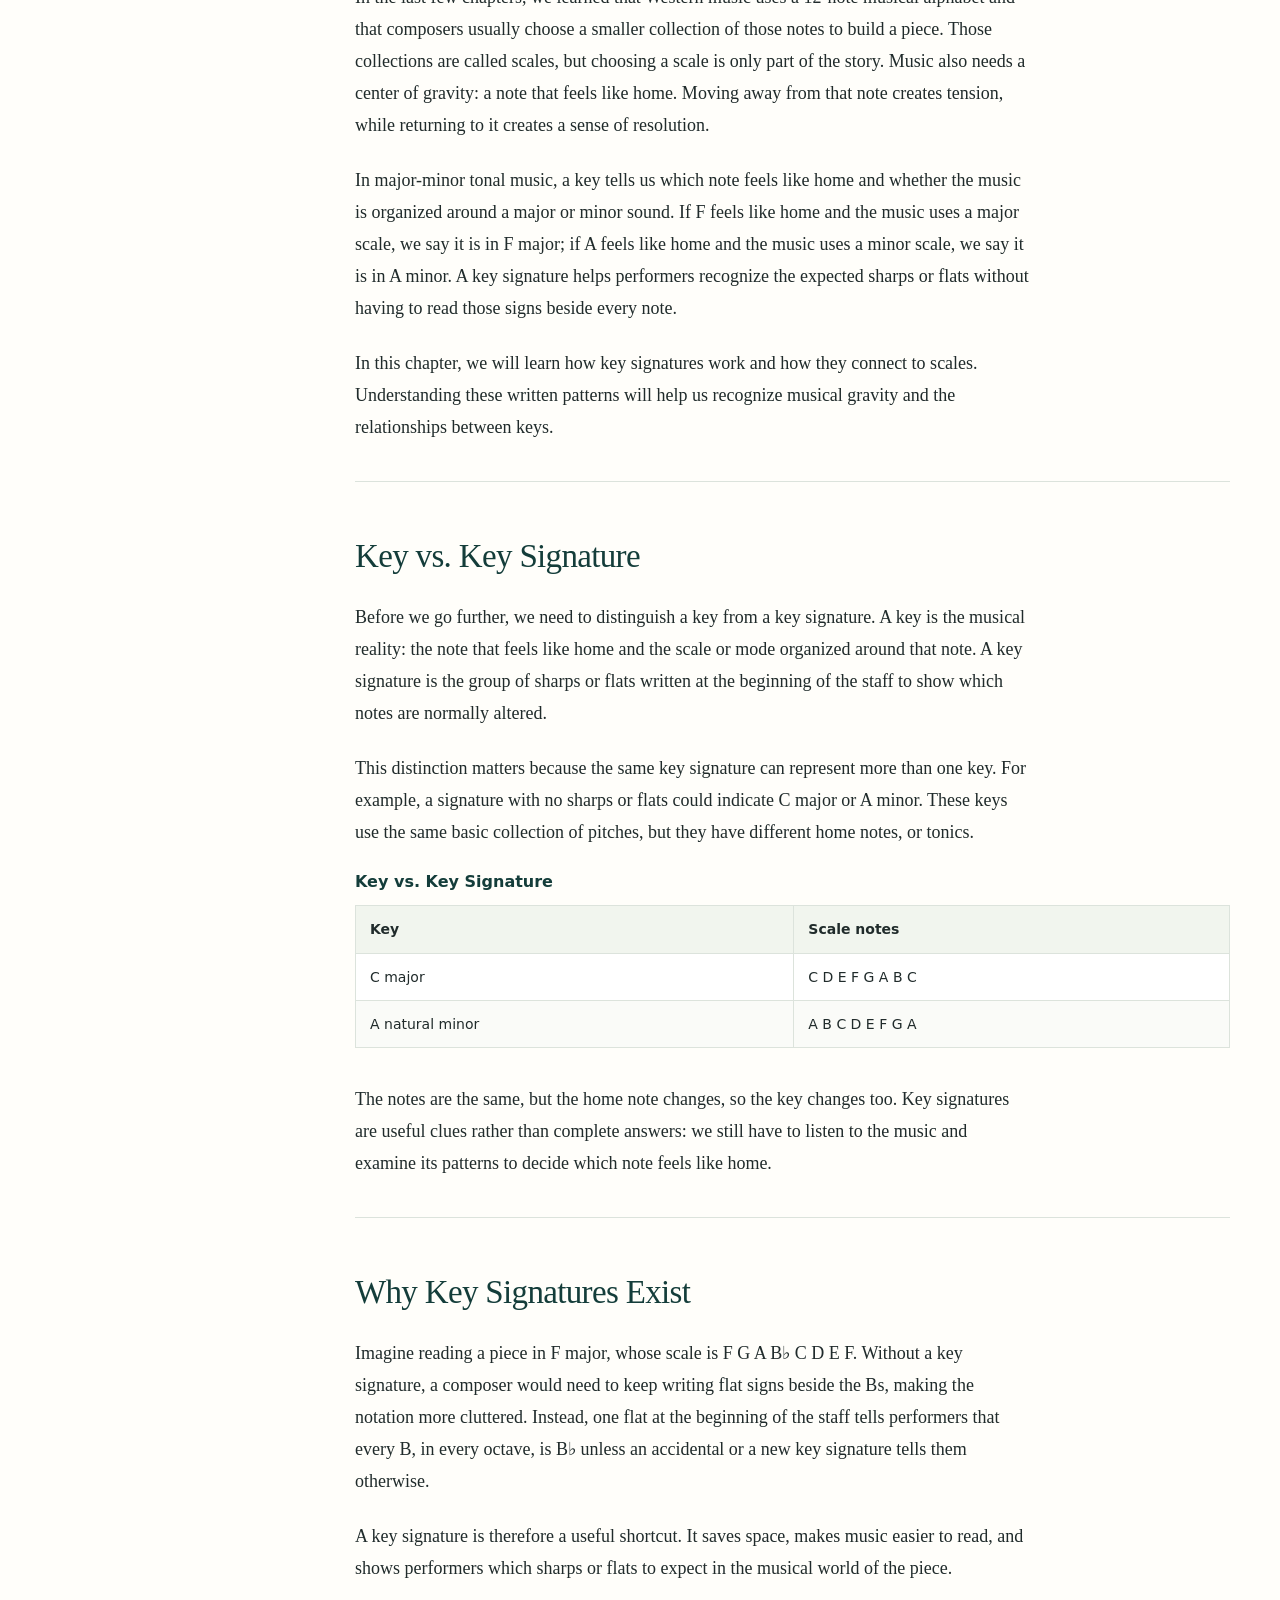
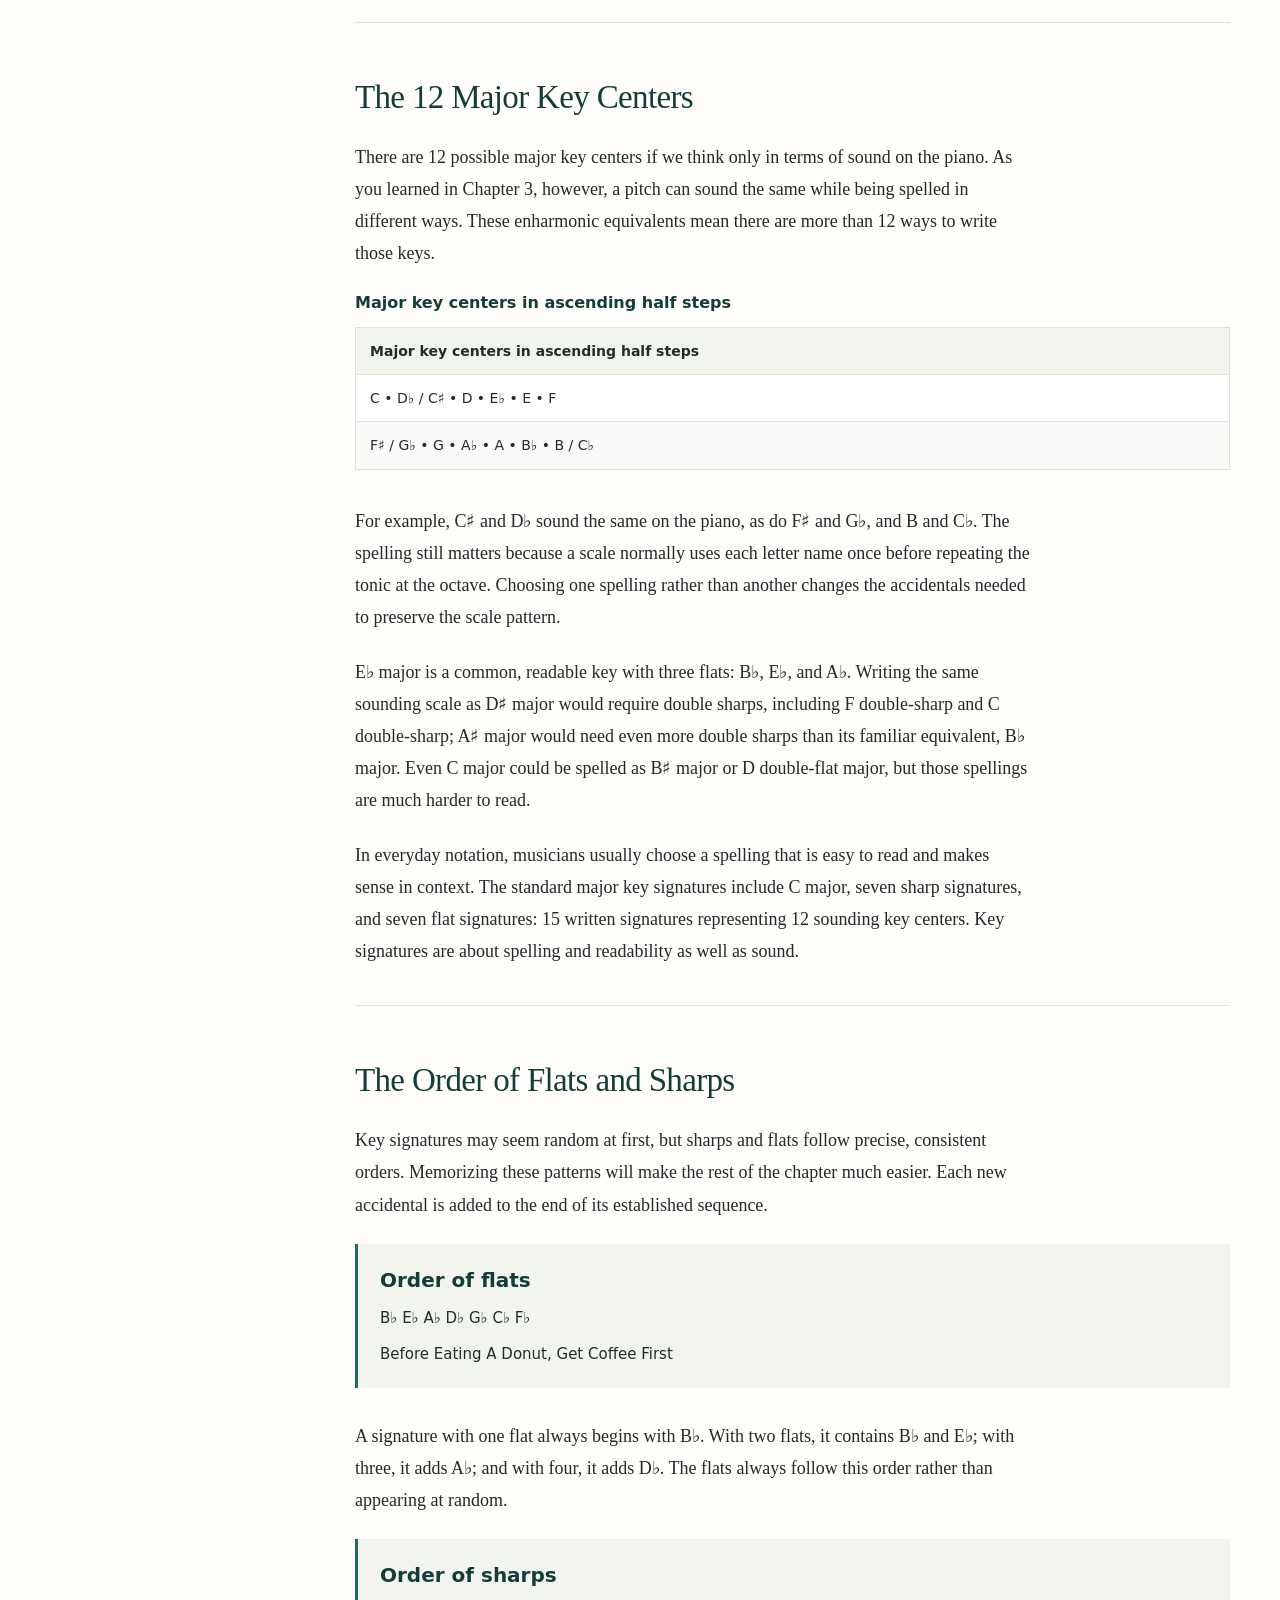
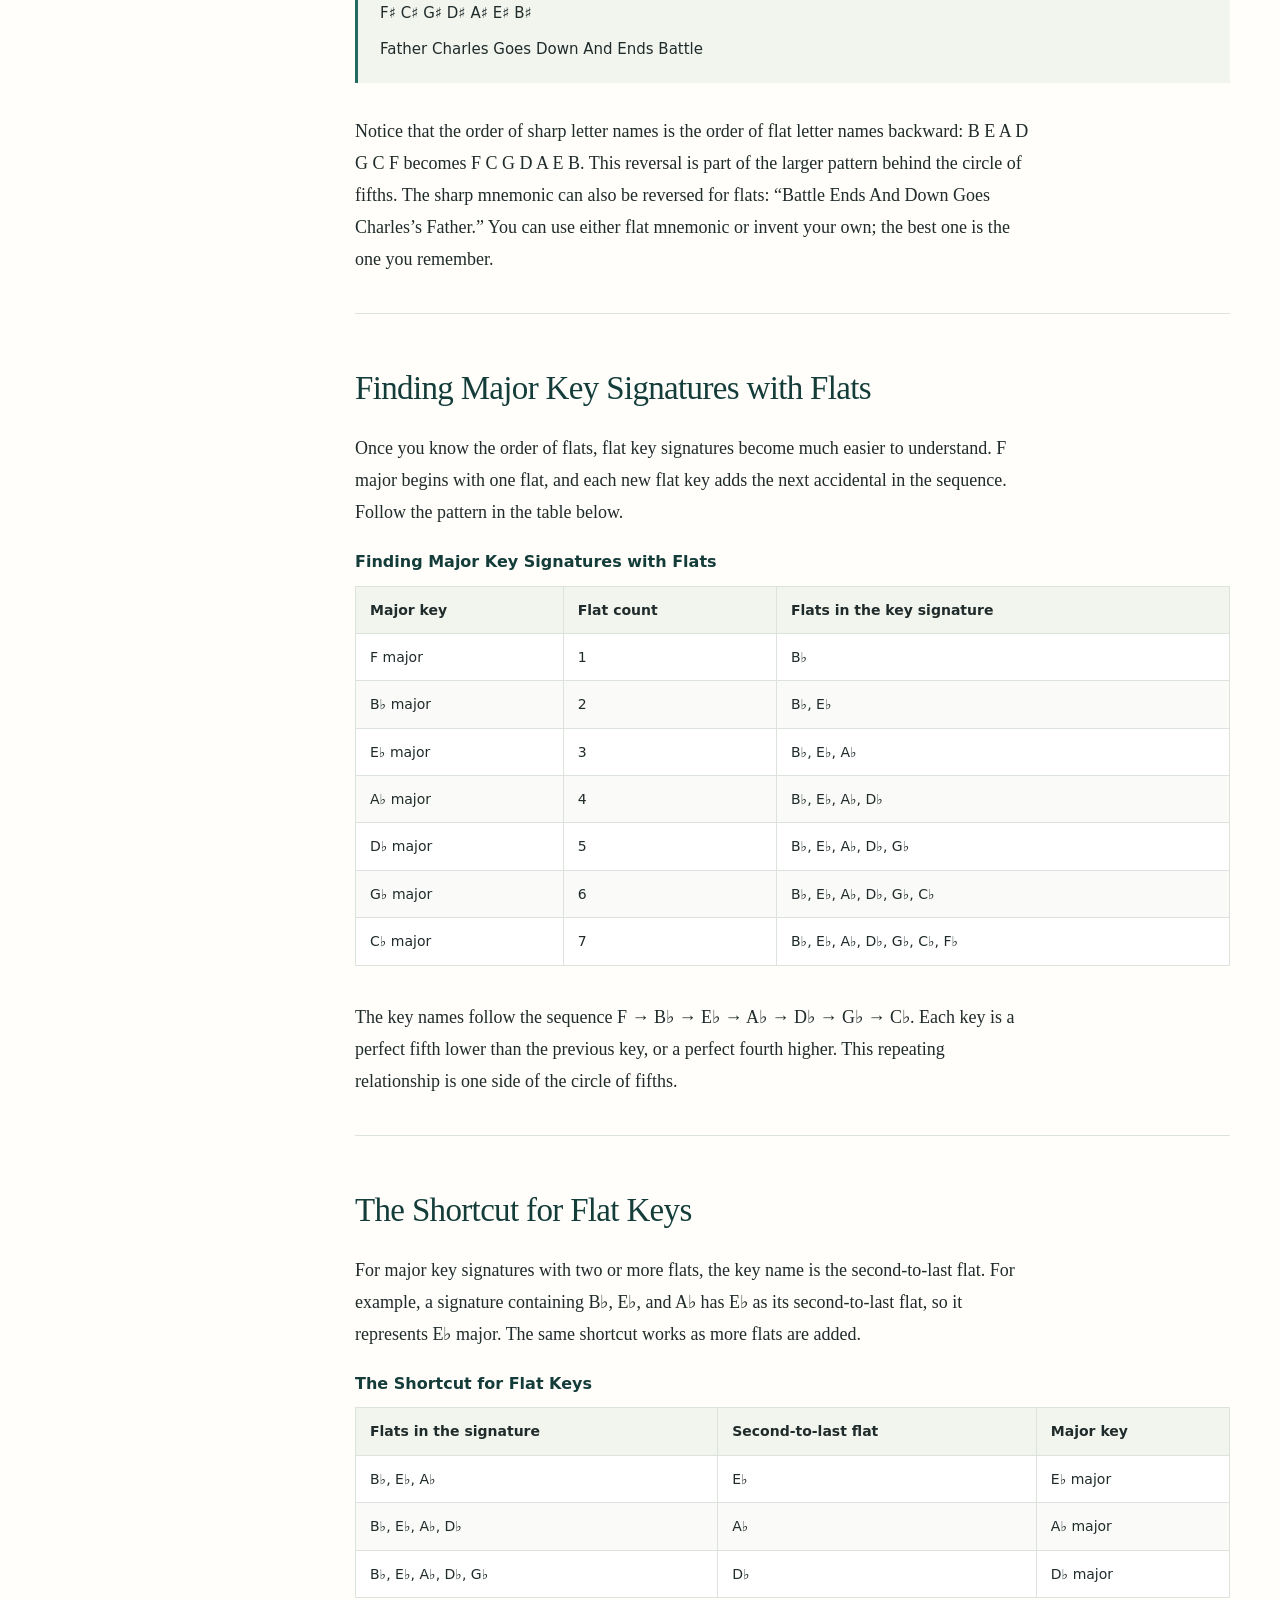
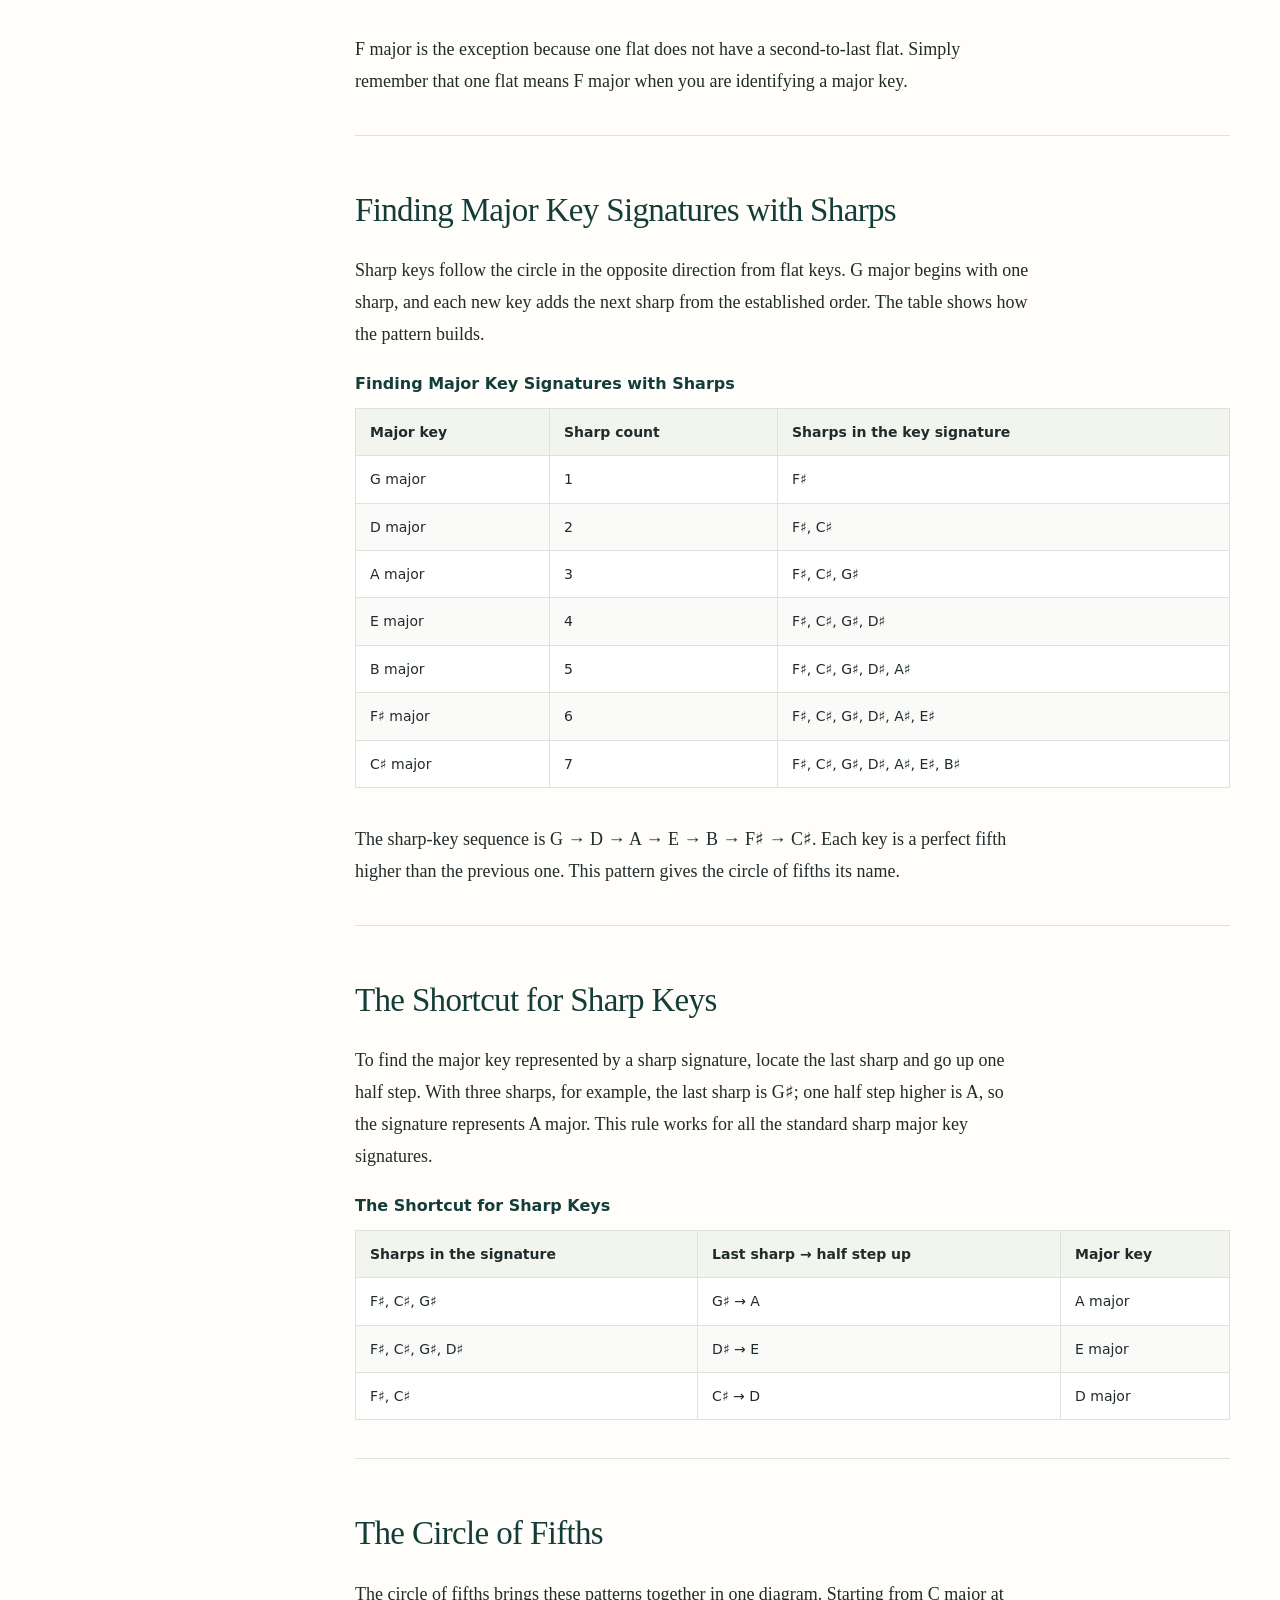
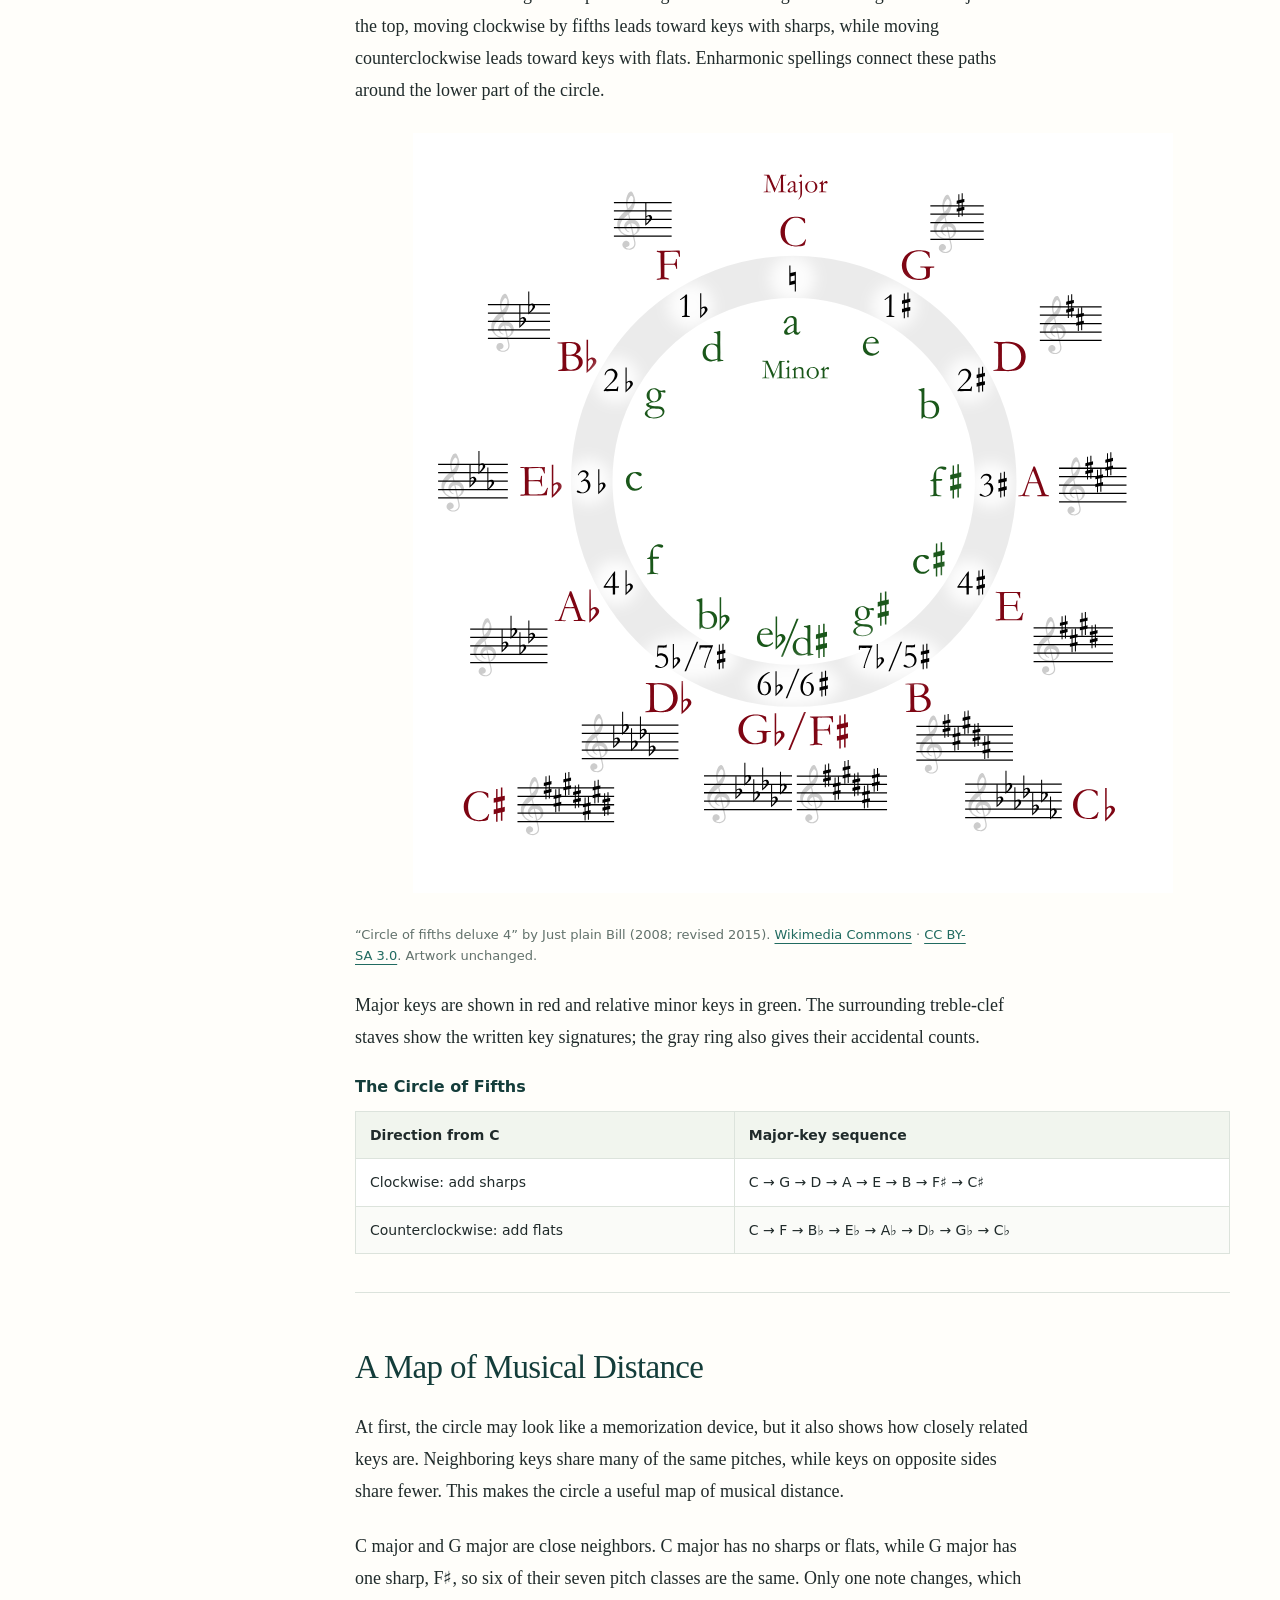
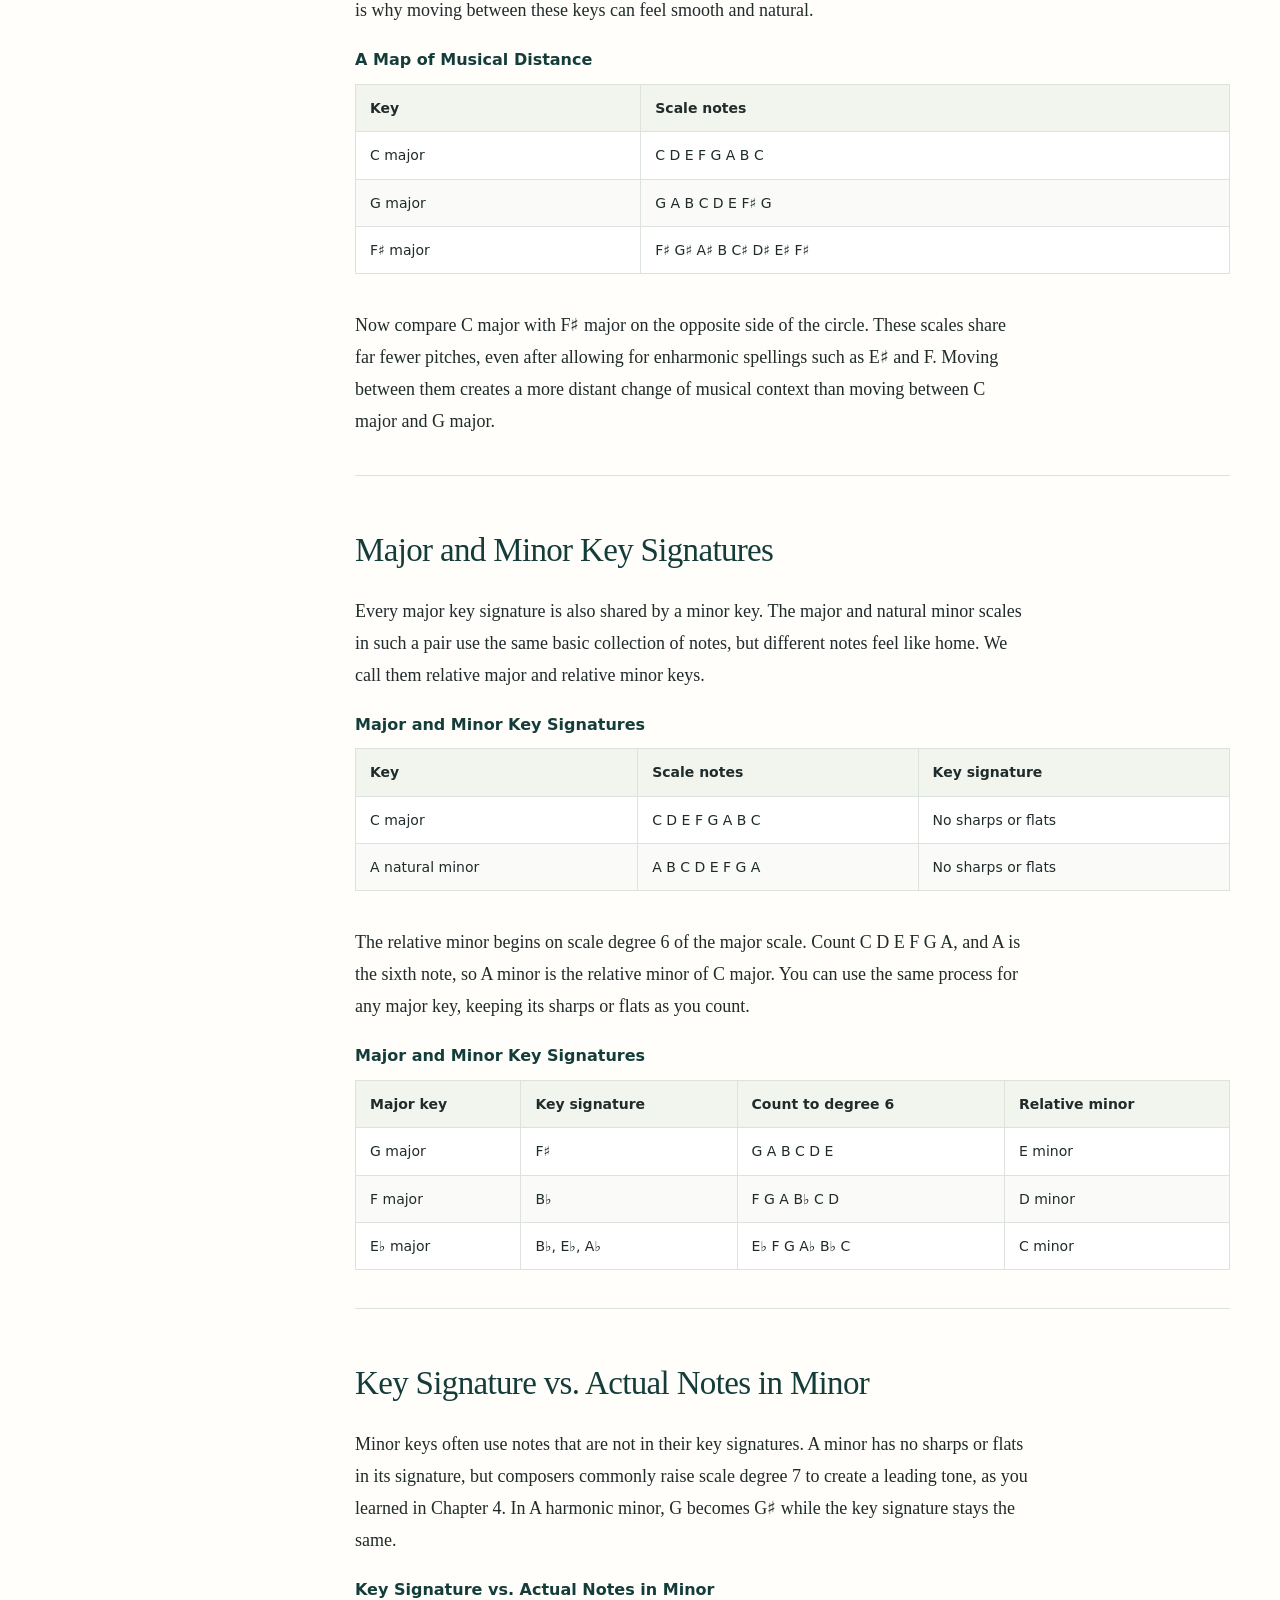
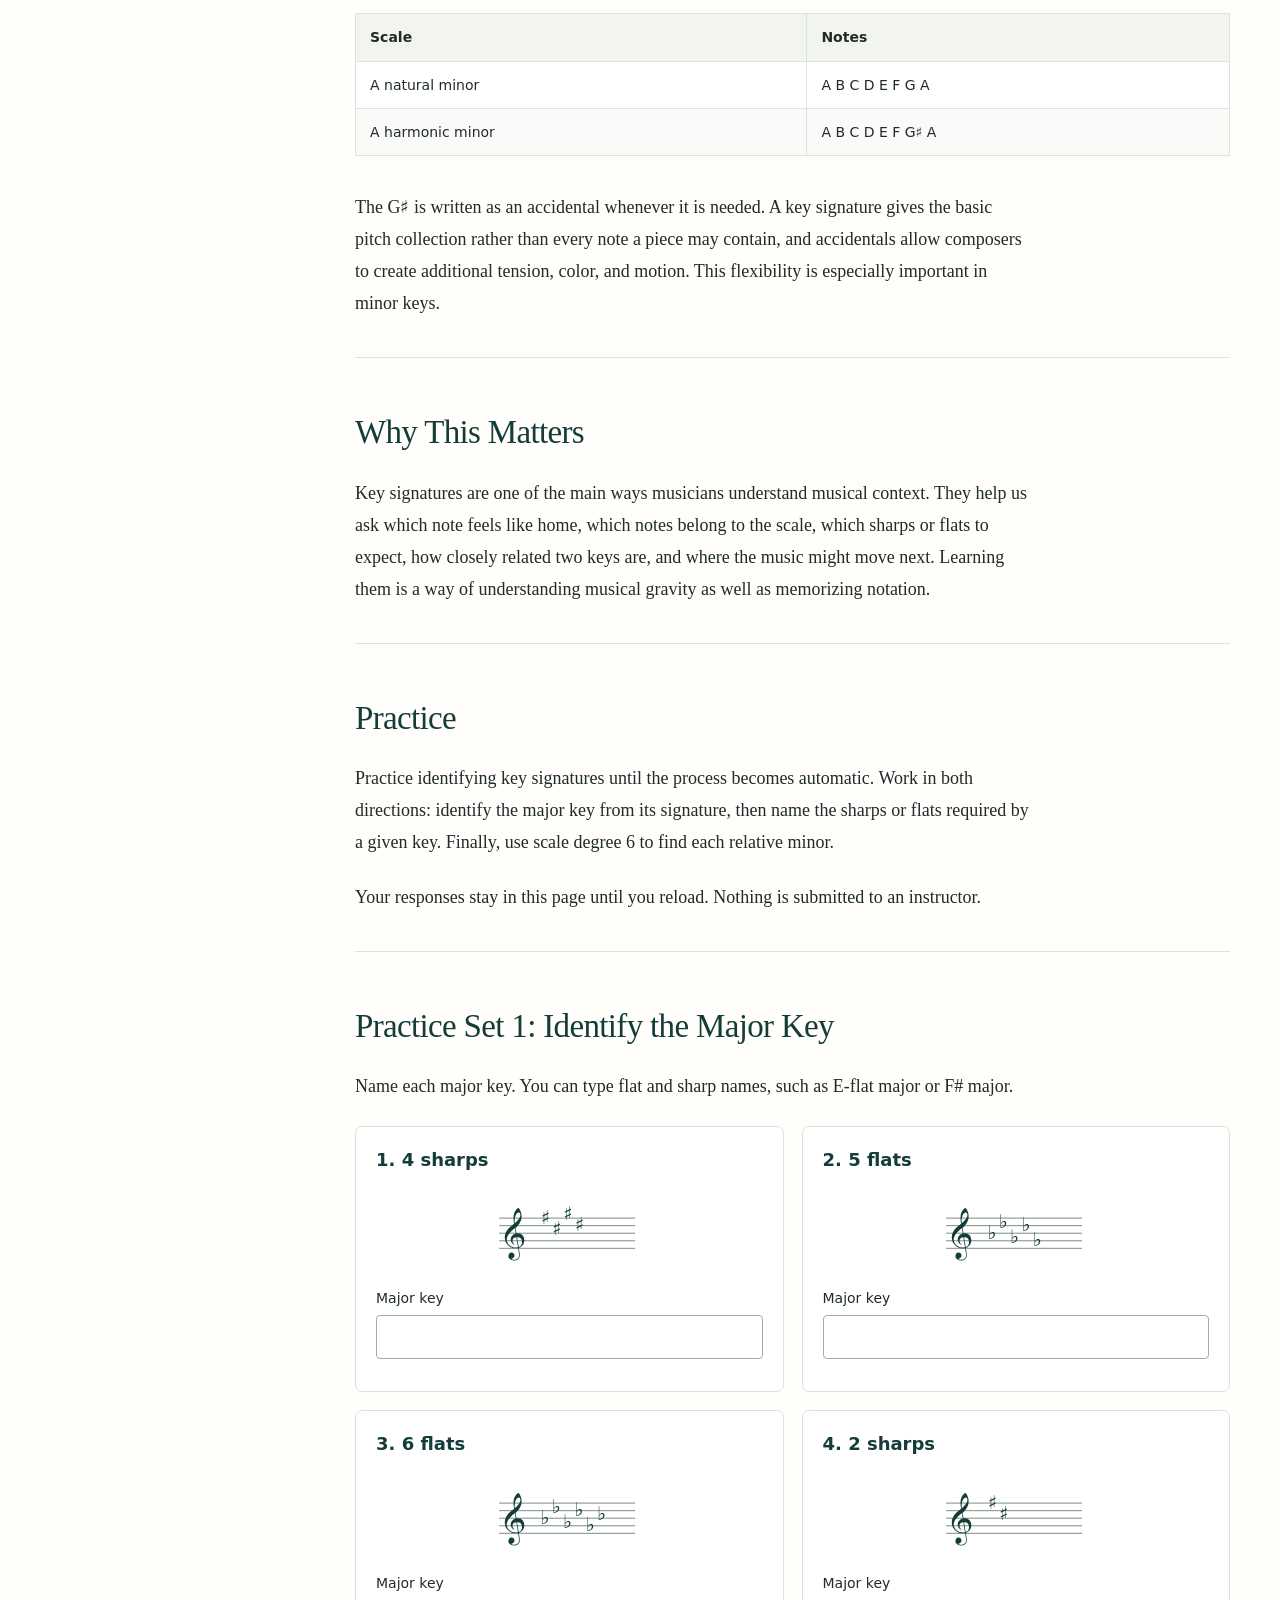
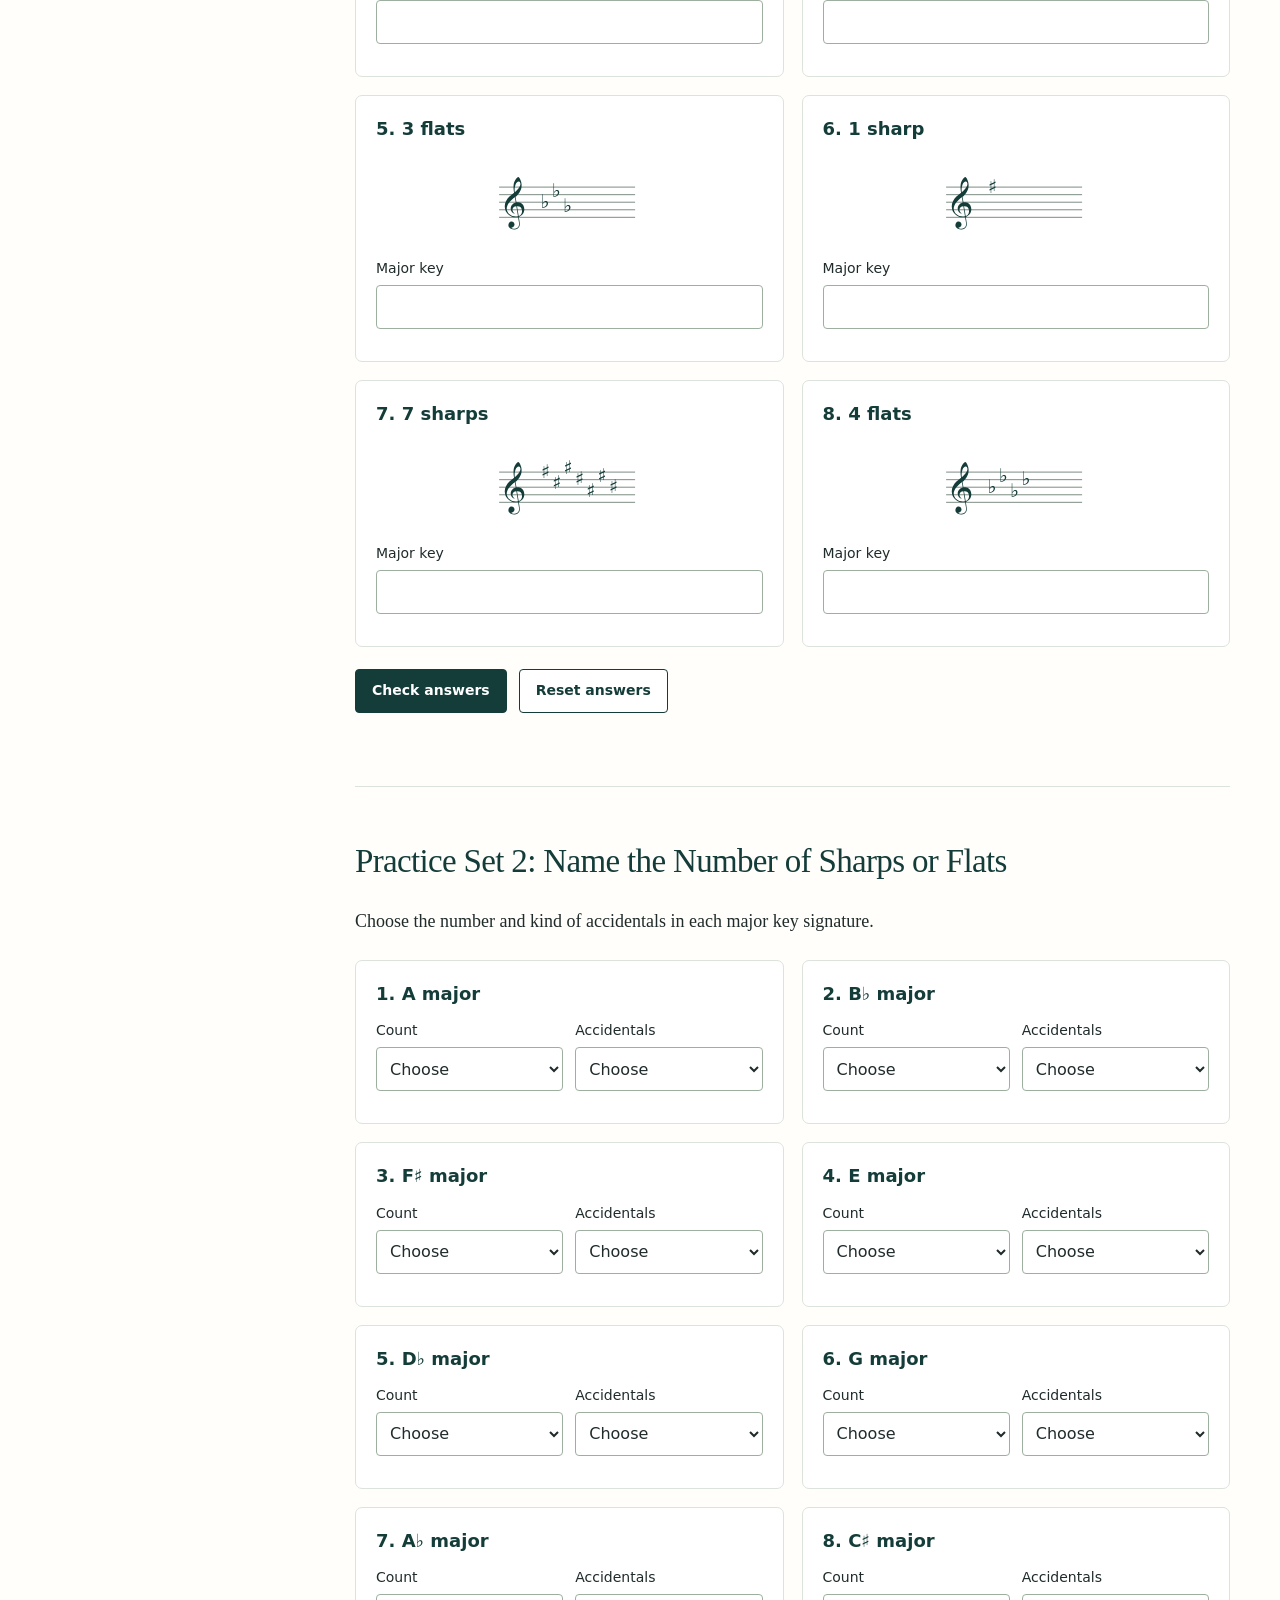
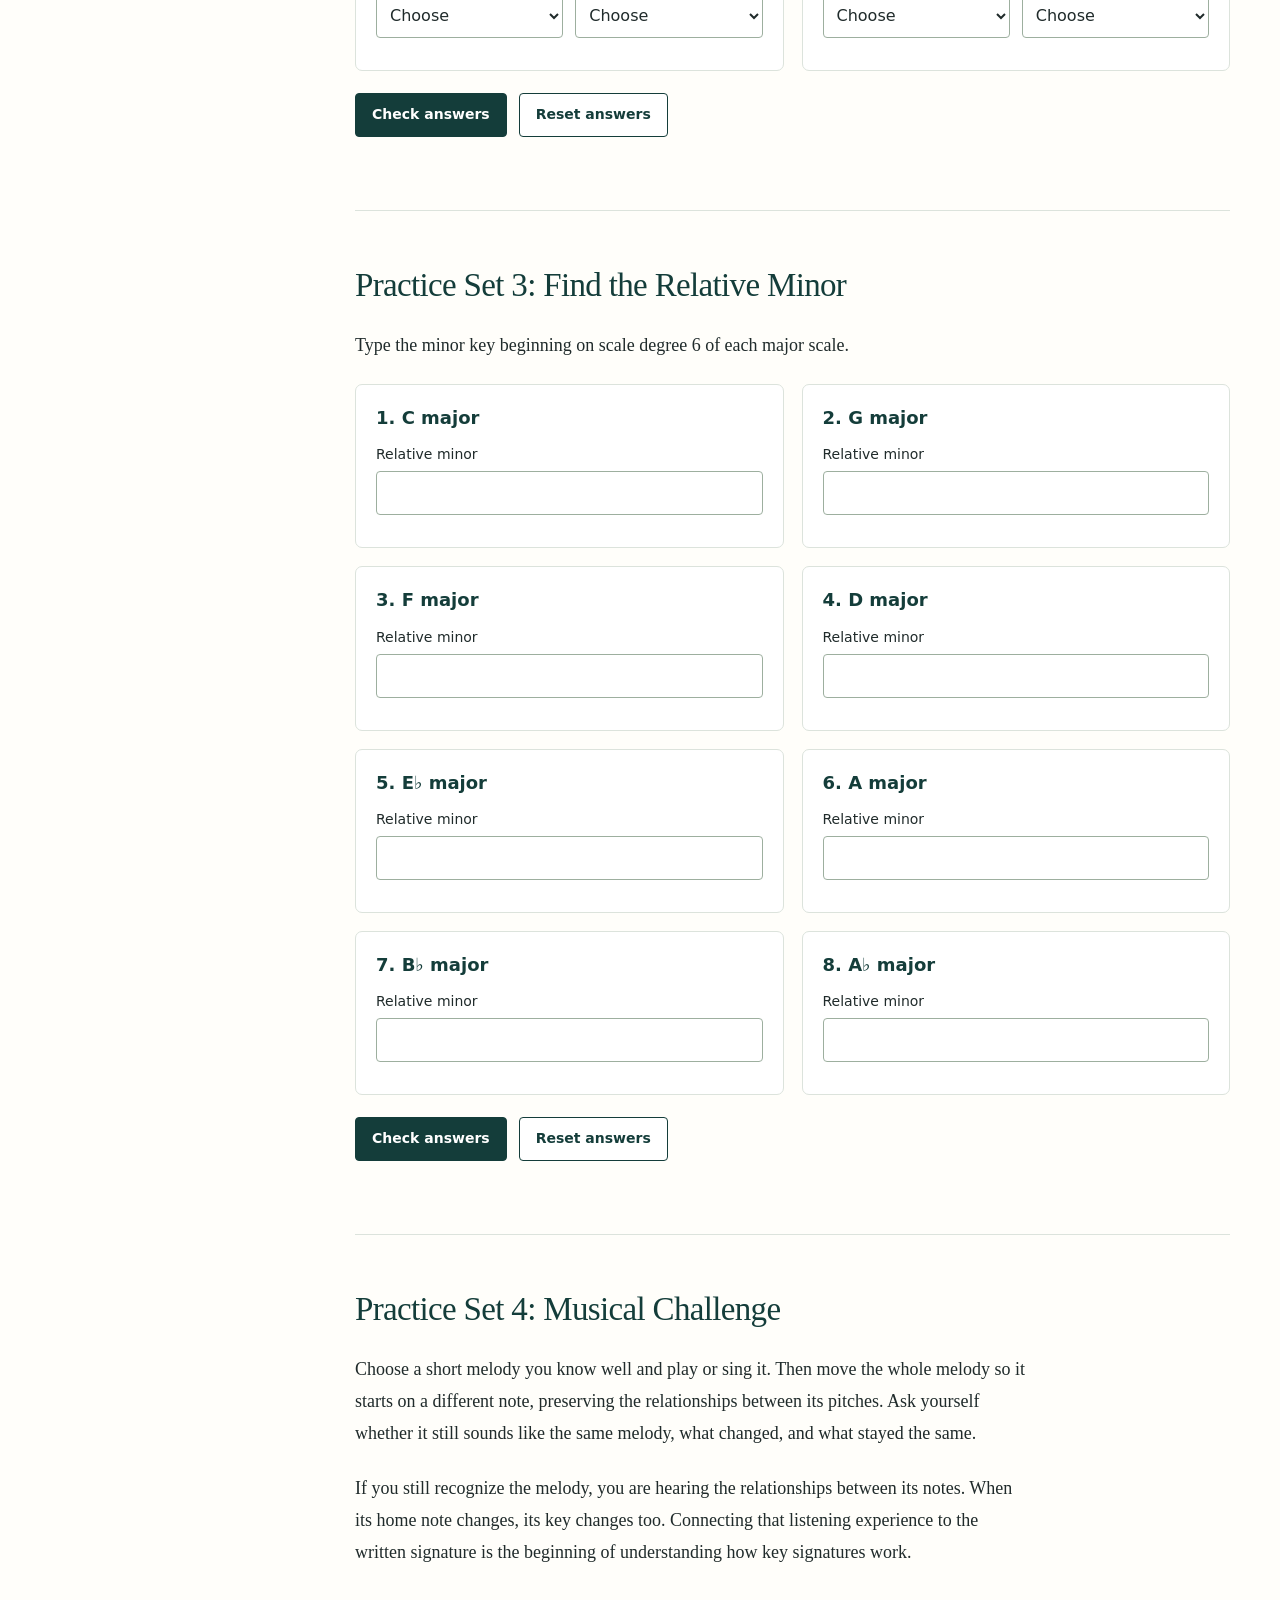
<file: chapter-5/index.html>
<!doctype html><html lang="en"><head><meta charset="utf-8"><meta name="viewport" content="width=device-width,initial-scale=1"><meta name="description" content="Chapter 5 Key Signatures: hear transposed melodies, learn sharp and flat keys, and practice major keys, relative minors, and the circle of fifths."><meta name="theme-color" content="#143d3a"><title>Chapter 5 · Key Signatures</title><link rel="stylesheet" href="../styles.css"><link rel="stylesheet" href="styles.css?v=20261123-keysig"><link rel="stylesheet" href="../book-navigation.css"><script src="key-data.js" defer></script><script src="theory.js" defer></script><script src="app.js" defer></script><script src="../book-navigation.js" defer></script></head><body><a class="skip-link" href="#main">Skip to chapter</a><div class="reading-progress" aria-hidden="true"></div><header class="site-header"><a class="book-title" href="../">Music Theory</a><div class="header-actions"><a href="assets/chapter-5-print.pdf?v=20261123-keysig" download>Printable PDF</a><button type="button" id="menu-toggle" aria-expanded="false" aria-controls="chapter-navigation">Contents</button></div></header><div class="book-layout"><aside class="sidebar" id="chapter-navigation"><p class="eyebrow">Textbook contents</p><nav class="book-chapters" aria-label="Textbook chapters"><details class="chapter-group"><summary><span class="chapter-number">Chapter 2</span><span class="chapter-name">Notation</span></summary><div class="chapter-topics"><a href="../#opening">Read and listen</a><a href="../#pitch">Notating Pitch</a><a href="../#accidentals">Accidentals</a><a href="../#practicing">A Quick Note on Practicing</a><a href="../#rhythm">Rhythmic Notation</a><a href="../#dots">Dotted Rhythms</a><a href="../#meter">Meter and Time Signatures</a><a href="../#score-practice">Read the score</a><a href="../#practice">Practice exercise</a></div></details><details class="chapter-group"><summary><span class="chapter-number">Chapter 3</span><span class="chapter-name">Intervals</span></summary><div class="chapter-topics"><a href="../chapter-3/#opening">Read and listen</a><a href="../chapter-3/#understanding">Understanding intervals</a><a href="../chapter-3/#interval-chart">Interval chart and audio</a><a href="../chapter-3/#enharmonic">Enharmonic intervals</a><a href="../chapter-3/#identify">Identify the interval</a><a href="../chapter-3/#construct">Write the upper note</a><a href="../chapter-3/#practice-online">Practice online</a></div></details><details class="chapter-group is-current-chapter" data-current-chapter open><summary><span class="chapter-number">Chapter 5</span><span class="chapter-name">Key Signatures</span><span class="nav-sr-only"> (current chapter)</span></summary><div class="chapter-topics"><a href="#opening">Read and listen</a><a href="#key-and-signature">Key vs. Key Signature</a><a href="#why-signatures">Why Key Signatures Exist</a><a href="#key-centers">The 12 Major Key Centers</a><a href="#accidental-order">The Order of Flats and Sharps</a><a href="#flat-keys">Finding Major Key Signatures with Flats</a><a href="#flat-shortcut">The Shortcut for Flat Keys</a><a href="#sharp-keys">Finding Major Key Signatures with Sharps</a><a href="#sharp-shortcut">The Shortcut for Sharp Keys</a><a href="#circle-reference">The Circle of Fifths</a><a href="#related-keys">A Map of Musical Distance</a><a href="#relative-minor">Major and Minor Key Signatures</a><a href="#minor-accidentals">Key Signature vs. Actual Notes in Minor</a><a href="#musical-context">Why This Matters</a><a href="#practice">Practice</a><a href="#identify">Practice Set 1: Identify the Major Key</a><a href="#count">Practice Set 2: Name the Number of Sharps or Flats</a><a href="#minor">Practice Set 3: Find the Relative Minor</a><a href="#musical-challenge">Practice Set 4: Musical Challenge</a><a href="#complete-circle">Practice Set 5: Complete the Circle of Fifths</a><a href="#practice-online">Practice online</a><a href="#printable">Printable chapter</a></div></details><details class="chapter-group"><summary><span class="chapter-number">Chapter 6</span><span class="chapter-name">Triads</span></summary><div class="chapter-topics"><a href="../chapter-6/#opening">Read and listen</a><a href="../chapter-6/#intervals-to-chords">From Intervals to Chords</a><a href="../chapter-6/#tertian">What Is Tertian Harmony?</a><a href="../chapter-6/#triad-members">What Is a Triad?</a><a href="../chapter-6/#four-types">The Four Types of Triads</a><a href="../chapter-6/#major">Major Triads</a><a href="../chapter-6/#minor">Minor Triads</a><a href="../chapter-6/#augmented">Augmented Triads</a><a href="../chapter-6/#diminished">Diminished Triads</a><a href="../chapter-6/#compare">Comparing All Four Triads</a><a href="../chapter-6/#relationships">A Better Way to Think About Triads</a><a href="../chapter-6/#construction">How to Build Any Triad</a><a href="../chapter-6/#gravity">Triads and Musical Gravity</a><a href="../chapter-6/#inversions">Triad Inversions</a><a href="../chapter-6/#bass-and-root">Bass and Root Are Not the Same Thing</a><a href="../chapter-6/#voicing">Inversion vs. Voicing</a><a href="../chapter-6/#summary">Summary</a><a href="../chapter-6/#challenge">Musical Challenge</a><a href="../chapter-6/#practice">Practice Questions</a><a href="../chapter-6/#build">Practice 1: Building Triads</a><a href="../chapter-6/#identify">Practice 2: Identifying Triads</a><a href="../chapter-6/#invert">Practice 3: Triad Inversions</a><a href="../chapter-6/#practice-online">Practice online</a><a href="../chapter-6/#ear-training">Practice 4: Ear Training</a><a href="../chapter-6/#printable">Printable chapter</a></div></details><details class="chapter-group"><summary><span class="chapter-number">Chapter 7</span><span class="chapter-name">Seventh Chords</span></summary><div class="chapter-topics"><a href="../chapter-7/#opening">Read and listen</a><a href="../chapter-7/#five-types">Five Common Seventh-Chord Qualities</a><a href="../chapter-7/#major-seventh">Major Seventh Chords</a><a href="../chapter-7/#dominant-seventh">Dominant Seventh Chords</a><a href="../chapter-7/#dominant-function">Why Is It Called Dominant Seventh?</a><a href="../chapter-7/#minor-seventh">Minor Seventh Chords</a><a href="../chapter-7/#half-diminished">Half-Diminished Seventh Chords</a><a href="../chapter-7/#fully-diminished">Fully Diminished Seventh Chords</a><a href="../chapter-7/#spelling">Why B Double-Flat?</a><a href="../chapter-7/#compare">Comparing the Five Seventh Chords</a><a href="../chapter-7/#inversions">Seventh-Chord Inversions</a><a href="../chapter-7/#identify-inversions">Identifying Chords Outside Root Position</a><a href="../chapter-7/#gravity">Harmony and Musical Gravity</a><a href="../chapter-7/#relationships">A Better Way to Think About Harmony</a><a href="../chapter-7/#summary">Summary</a><a href="../chapter-7/#practice">Practice Questions</a><a href="../chapter-7/#build">Practice 1: Building Seventh Chords</a><a href="../chapter-7/#identify">Practice 2: Identifying Seventh Chords</a><a href="../chapter-7/#invert">Practice 3: Seventh-Chord Inversions</a><a href="../chapter-7/#practice-online">Practice online</a><a href="../chapter-7/#aural-practice">Aural practice</a><a href="../chapter-7/#printable">Printable chapter</a></div></details><details class="chapter-group"><summary><span class="chapter-number">Chapter 9</span><span class="chapter-name">Roman Numerals</span></summary><div class="chapter-topics"><a href="../chapter-9/#opening">Read and listen</a><a href="../chapter-9/#build-from-scale">Building Chords from a Scale</a><a href="../chapter-9/#diatonic-pattern">The Pattern of Diatonic Triads</a><a href="../chapter-9/#diatonic">What Does Diatonic Mean?</a><a href="../chapter-9/#roman-numerals">Roman Numerals</a><a href="../chapter-9/#capitalization">Uppercase and Lowercase Roman Numerals</a><a href="../chapter-9/#different-keys">The Same Progression in Different Keys</a><a href="../chapter-9/#function">Chord Identity and Harmonic Function</a><a href="../chapter-9/#minor-keys">What About Minor Keys?</a><a href="../chapter-9/#leading-tone">The Leading Tone and the Major Dominant</a><a href="../chapter-9/#gravity">Roman Numerals and Musical Gravity</a><a href="../chapter-9/#summary">Summary</a><a href="../chapter-9/#practice">Practice Questions</a><a href="../chapter-9/#build">Practice 1: Diatonic Triads</a><a href="../chapter-9/#identify">Practice 2: Roman Numeral Identification</a><a href="../chapter-9/#minor">Practice 3: Roman Numerals in Minor</a><a href="../chapter-9/#printable">Printable chapter</a></div></details></nav><p class="sidebar-note">Read at your own pace.<br>Listen as often as you need.</p></aside><main id="main"><section id="opening"><header class="chapter-heading"><p class="eyebrow">Music Theory · Chapter 5</p><h1>Key Signatures</h1><p class="chapter-deck">Find the home note. Read the signature. Connect the keys.</p></header><h2>How do musicians know what key we’re in — which note is home?</h2><p>Listen to these two openings of “Twinkle, Twinkle, Little Star.” Follow the notes in each example, then compare how the melodies sound.</p><figure class="notation "><button class="image-zoom" type="button" data-image="assets/71.png" data-alt="Twinkle opening in C major" aria-label="Enlarge Twinkle opening in C major"><img src="assets/71.png" alt="Twinkle opening in C major" loading="lazy"><span class="zoom-label">Enlarge</span></button></figure><p class="figure-caption">Notes: C C G G A A G</p><div class="inline-player"><p><strong>Listen: Twinkle opening in C major</strong></p><audio controls preload="none" src="assets/71.mp3" aria-label="Listen to Twinkle opening in C major">Your browser does not support audio playback.</audio><a href="assets/71.mp3" download>Download recording</a></div><figure class="notation "><button class="image-zoom" type="button" data-image="assets/72.png" data-alt="Twinkle opening in F major" aria-label="Enlarge Twinkle opening in F major"><img src="assets/72.png" alt="Twinkle opening in F major" loading="lazy"><span class="zoom-label">Enlarge</span></button></figure><p class="figure-caption">Notes: F F C C D D C</p><div class="inline-player"><p><strong>Listen: Twinkle opening in F major</strong></p><audio controls preload="none" src="assets/72.mp3" aria-label="Listen to Twinkle opening in F major">Your browser does not support audio playback.</audio><a href="assets/72.mp3" download>Download recording</a></div><p>These are the same melody, even though they use different notes. The relationships between the notes have stayed the same, while the key has changed. A melody can move higher or lower and still sound like itself because those relationships remain intact.</p><p>A key allows musicians to understand the same musical relationships starting from different home notes. This is one of the most important ideas in music theory: when the home note changes, the musical world changes with it.</p><p>In the last few chapters, we learned that Western music uses a 12-note musical alphabet and that composers usually choose a smaller collection of those notes to build a piece. Those collections are called scales, but choosing a scale is only part of the story. Music also needs a center of gravity: a note that feels like home. Moving away from that note creates tension, while returning to it creates a sense of resolution.</p><p>In major-minor tonal music, a key tells us which note feels like home and whether the music is organized around a major or minor sound. If F feels like home and the music uses a major scale, we say it is in F major; if A feels like home and the music uses a minor scale, we say it is in A minor. A key signature helps performers recognize the expected sharps or flats without having to read those signs beside every note.</p><p>In this chapter, we will learn how key signatures work and how they connect to scales. Understanding these written patterns will help us recognize musical gravity and the relationships between keys.</p></section><section id="key-and-signature"><h2>Key vs. Key Signature</h2><p>Before we go further, we need to distinguish a key from a key signature. A key is the musical reality: the note that feels like home and the scale or mode organized around that note. A key signature is the group of sharps or flats written at the beginning of the staff to show which notes are normally altered.</p><p>This distinction matters because the same key signature can represent more than one key. For example, a signature with no sharps or flats could indicate C major or A minor. These keys use the same basic collection of pitches, but they have different home notes, or tonics.</p><div class="table-scroll" tabindex="0" aria-label="Scrollable reference table"><table><caption>Key vs. Key Signature</caption><thead><tr><th scope="col">Key</th><th scope="col">Scale notes</th></tr></thead><tbody><tr><td>C major</td><td>C D E F G A B C</td></tr><tr><td>A natural minor</td><td>A B C D E F G A</td></tr></tbody></table></div><p>The notes are the same, but the home note changes, so the key changes too. Key signatures are useful clues rather than complete answers: we still have to listen to the music and examine its patterns to decide which note feels like home.</p></section><section id="why-signatures"><h2>Why Key Signatures Exist</h2><p>Imagine reading a piece in F major, whose scale is F G A B♭ C D E F. Without a key signature, a composer would need to keep writing flat signs beside the Bs, making the notation more cluttered. Instead, one flat at the beginning of the staff tells performers that every B, in every octave, is B♭ unless an accidental or a new key signature tells them otherwise.</p><p>A key signature is therefore a useful shortcut. It saves space, makes music easier to read, and shows performers which sharps or flats to expect in the musical world of the piece.</p></section><section id="key-centers"><h2>The 12 Major Key Centers</h2><p>There are 12 possible major key centers if we think only in terms of sound on the piano. As you learned in Chapter 3, however, a pitch can sound the same while being spelled in different ways. These enharmonic equivalents mean there are more than 12 ways to write those keys.</p><div class="table-scroll" tabindex="0" aria-label="Scrollable reference table"><table><caption>Major key centers in ascending half steps</caption><thead><tr><th scope="col">Major key centers in ascending half steps</th></tr></thead><tbody><tr><td>C • D♭ / C♯ • D • E♭ • E • F</td></tr><tr><td>F♯ / G♭ • G • A♭ • A • B♭ • B / C♭</td></tr></tbody></table></div><p>For example, C♯ and D♭ sound the same on the piano, as do F♯ and G♭, and B and C♭. The spelling still matters because a scale normally uses each letter name once before repeating the tonic at the octave. Choosing one spelling rather than another changes the accidentals needed to preserve the scale pattern.</p><p>E♭ major is a common, readable key with three flats: B♭, E♭, and A♭. Writing the same sounding scale as D♯ major would require double sharps, including F double-sharp and C double-sharp; A♯ major would need even more double sharps than its familiar equivalent, B♭ major. Even C major could be spelled as B♯ major or D double-flat major, but those spellings are much harder to read.</p><p>In everyday notation, musicians usually choose a spelling that is easy to read and makes sense in context. The standard major key signatures include C major, seven sharp signatures, and seven flat signatures: 15 written signatures representing 12 sounding key centers. Key signatures are about spelling and readability as well as sound.</p></section><section id="accidental-order"><h2>The Order of Flats and Sharps</h2><p>Key signatures may seem random at first, but sharps and flats follow precise, consistent orders. Memorizing these patterns will make the rest of the chapter much easier. Each new accidental is added to the end of its established sequence.</p><div class="pattern-card"><h3>Order of flats</h3><p>B♭  E♭  A♭  D♭  G♭  C♭  F♭</p><p>Before Eating A Donut, Get Coffee First</p></div><p>A signature with one flat always begins with B♭. With two flats, it contains B♭ and E♭; with three, it adds A♭; and with four, it adds D♭. The flats always follow this order rather than appearing at random.</p><div class="pattern-card"><h3>Order of sharps</h3><p>F♯  C♯  G♯  D♯  A♯  E♯  B♯</p><p>Father Charles Goes Down And Ends Battle</p></div><p>Notice that the order of sharp letter names is the order of flat letter names backward: B E A D G C F becomes F C G D A E B. This reversal is part of the larger pattern behind the circle of fifths. The sharp mnemonic can also be reversed for flats: “Battle Ends And Down Goes Charles’s Father.” You can use either flat mnemonic or invent your own; the best one is the one you remember.</p></section><section id="flat-keys"><h2>Finding Major Key Signatures with Flats</h2><p>Once you know the order of flats, flat key signatures become much easier to understand. F major begins with one flat, and each new flat key adds the next accidental in the sequence. Follow the pattern in the table below.</p><div class="table-scroll" tabindex="0" aria-label="Scrollable reference table"><table><caption>Finding Major Key Signatures with Flats</caption><thead><tr><th scope="col">Major key</th><th scope="col">Flat count</th><th scope="col">Flats in the key signature</th></tr></thead><tbody><tr><td>F major</td><td>1</td><td>B♭</td></tr><tr><td>B♭ major</td><td>2</td><td>B♭, E♭</td></tr><tr><td>E♭ major</td><td>3</td><td>B♭, E♭, A♭</td></tr><tr><td>A♭ major</td><td>4</td><td>B♭, E♭, A♭, D♭</td></tr><tr><td>D♭ major</td><td>5</td><td>B♭, E♭, A♭, D♭, G♭</td></tr><tr><td>G♭ major</td><td>6</td><td>B♭, E♭, A♭, D♭, G♭, C♭</td></tr><tr><td>C♭ major</td><td>7</td><td>B♭, E♭, A♭, D♭, G♭, C♭, F♭</td></tr></tbody></table></div><p>The key names follow the sequence F → B♭ → E♭ → A♭ → D♭ → G♭ → C♭. Each key is a perfect fifth lower than the previous key, or a perfect fourth higher. This repeating relationship is one side of the circle of fifths.</p></section><section id="flat-shortcut"><h2>The Shortcut for Flat Keys</h2><p>For major key signatures with two or more flats, the key name is the second-to-last flat. For example, a signature containing B♭, E♭, and A♭ has E♭ as its second-to-last flat, so it represents E♭ major. The same shortcut works as more flats are added.</p><div class="table-scroll" tabindex="0" aria-label="Scrollable reference table"><table><caption>The Shortcut for Flat Keys</caption><thead><tr><th scope="col">Flats in the signature</th><th scope="col">Second-to-last flat</th><th scope="col">Major key</th></tr></thead><tbody><tr><td>B♭, E♭, A♭</td><td>E♭</td><td>E♭ major</td></tr><tr><td>B♭, E♭, A♭, D♭</td><td>A♭</td><td>A♭ major</td></tr><tr><td>B♭, E♭, A♭, D♭, G♭</td><td>D♭</td><td>D♭ major</td></tr></tbody></table></div><p>F major is the exception because one flat does not have a second-to-last flat. Simply remember that one flat means F major when you are identifying a major key.</p></section><section id="sharp-keys"><h2>Finding Major Key Signatures with Sharps</h2><p>Sharp keys follow the circle in the opposite direction from flat keys. G major begins with one sharp, and each new key adds the next sharp from the established order. The table shows how the pattern builds.</p><div class="table-scroll" tabindex="0" aria-label="Scrollable reference table"><table><caption>Finding Major Key Signatures with Sharps</caption><thead><tr><th scope="col">Major key</th><th scope="col">Sharp count</th><th scope="col">Sharps in the key signature</th></tr></thead><tbody><tr><td>G major</td><td>1</td><td>F♯</td></tr><tr><td>D major</td><td>2</td><td>F♯, C♯</td></tr><tr><td>A major</td><td>3</td><td>F♯, C♯, G♯</td></tr><tr><td>E major</td><td>4</td><td>F♯, C♯, G♯, D♯</td></tr><tr><td>B major</td><td>5</td><td>F♯, C♯, G♯, D♯, A♯</td></tr><tr><td>F♯ major</td><td>6</td><td>F♯, C♯, G♯, D♯, A♯, E♯</td></tr><tr><td>C♯ major</td><td>7</td><td>F♯, C♯, G♯, D♯, A♯, E♯, B♯</td></tr></tbody></table></div><p>The sharp-key sequence is G → D → A → E → B → F♯ → C♯. Each key is a perfect fifth higher than the previous one. This pattern gives the circle of fifths its name.</p></section><section id="sharp-shortcut"><h2>The Shortcut for Sharp Keys</h2><p>To find the major key represented by a sharp signature, locate the last sharp and go up one half step. With three sharps, for example, the last sharp is G♯; one half step higher is A, so the signature represents A major. This rule works for all the standard sharp major key signatures.</p><div class="table-scroll" tabindex="0" aria-label="Scrollable reference table"><table><caption>The Shortcut for Sharp Keys</caption><thead><tr><th scope="col">Sharps in the signature</th><th scope="col">Last sharp → half step up</th><th scope="col">Major key</th></tr></thead><tbody><tr><td>F♯, C♯, G♯</td><td>G♯ → A</td><td>A major</td></tr><tr><td>F♯, C♯, G♯, D♯</td><td>D♯ → E</td><td>E major</td></tr><tr><td>F♯, C♯</td><td>C♯ → D</td><td>D major</td></tr></tbody></table></div></section><section id="circle-reference"><h2>The Circle of Fifths</h2><p>The circle of fifths brings these patterns together in one diagram. Starting from C major at the top, moving clockwise by fifths leads toward keys with sharps, while moving counterclockwise leads toward keys with flats. Enharmonic spellings connect these paths around the lower part of the circle.</p><figure class="notation circle-reference"><button class="image-zoom" type="button" data-image="assets/circle-of-fifths.svg" data-alt="Circle of fifths with major keys, relative minors, and treble-clef key signatures" aria-label="Enlarge Circle of fifths with major keys, relative minors, and treble-clef key signatures"><img src="assets/circle-of-fifths.svg" alt="Circle of fifths with major keys, relative minors, and treble-clef key signatures" loading="lazy"><span class="zoom-label">Enlarge</span></button></figure><p class="figure-caption">“Circle of fifths deluxe 4” by Just plain Bill (2008; revised 2015). <a href="https://commons.wikimedia.org/wiki/File:Circle_of_fifths_deluxe_4.svg" target="_blank" rel="noopener">Wikimedia Commons</a> · <a href="https://creativecommons.org/licenses/by-sa/3.0/" target="_blank" rel="noopener">CC BY-SA 3.0</a>. Artwork unchanged.</p><p>Major keys are shown in red and relative minor keys in green. The surrounding treble-clef staves show the written key signatures; the gray ring also gives their accidental counts.</p><div class="table-scroll" tabindex="0" aria-label="Scrollable reference table"><table><caption>The Circle of Fifths</caption><thead><tr><th scope="col">Direction from C</th><th scope="col">Major-key sequence</th></tr></thead><tbody><tr><td>Clockwise: add sharps</td><td>C → G → D → A → E → B → F♯ → C♯</td></tr><tr><td>Counterclockwise: add flats</td><td>C → F → B♭ → E♭ → A♭ → D♭ → G♭ → C♭</td></tr></tbody></table></div></section><section id="related-keys"><h2>A Map of Musical Distance</h2><p>At first, the circle may look like a memorization device, but it also shows how closely related keys are. Neighboring keys share many of the same pitches, while keys on opposite sides share fewer. This makes the circle a useful map of musical distance.</p><p>C major and G major are close neighbors. C major has no sharps or flats, while G major has one sharp, F♯, so six of their seven pitch classes are the same. Only one note changes, which is why moving between these keys can feel smooth and natural.</p><div class="table-scroll" tabindex="0" aria-label="Scrollable reference table"><table><caption>A Map of Musical Distance</caption><thead><tr><th scope="col">Key</th><th scope="col">Scale notes</th></tr></thead><tbody><tr><td>C major</td><td>C D E F G A B C</td></tr><tr><td>G major</td><td>G A B C D E F♯ G</td></tr><tr><td>F♯ major</td><td>F♯ G♯ A♯ B C♯ D♯ E♯ F♯</td></tr></tbody></table></div><p>Now compare C major with F♯ major on the opposite side of the circle. These scales share far fewer pitches, even after allowing for enharmonic spellings such as E♯ and F. Moving between them creates a more distant change of musical context than moving between C major and G major.</p></section><section id="relative-minor"><h2>Major and Minor Key Signatures</h2><p>Every major key signature is also shared by a minor key. The major and natural minor scales in such a pair use the same basic collection of notes, but different notes feel like home. We call them relative major and relative minor keys.</p><div class="table-scroll" tabindex="0" aria-label="Scrollable reference table"><table><caption>Major and Minor Key Signatures</caption><thead><tr><th scope="col">Key</th><th scope="col">Scale notes</th><th scope="col">Key signature</th></tr></thead><tbody><tr><td>C major</td><td>C D E F G A B C</td><td>No sharps or flats</td></tr><tr><td>A natural minor</td><td>A B C D E F G A</td><td>No sharps or flats</td></tr></tbody></table></div><p>The relative minor begins on scale degree 6 of the major scale. Count C D E F G A, and A is the sixth note, so A minor is the relative minor of C major. You can use the same process for any major key, keeping its sharps or flats as you count.</p><div class="table-scroll" tabindex="0" aria-label="Scrollable reference table"><table><caption>Major and Minor Key Signatures</caption><thead><tr><th scope="col">Major key</th><th scope="col">Key signature</th><th scope="col">Count to degree 6</th><th scope="col">Relative minor</th></tr></thead><tbody><tr><td>G major</td><td>F♯</td><td>G A B C D E</td><td>E minor</td></tr><tr><td>F major</td><td>B♭</td><td>F G A B♭ C D</td><td>D minor</td></tr><tr><td>E♭ major</td><td>B♭, E♭, A♭</td><td>E♭ F G A♭ B♭ C</td><td>C minor</td></tr></tbody></table></div></section><section id="minor-accidentals"><h2>Key Signature vs. Actual Notes in Minor</h2><p>Minor keys often use notes that are not in their key signatures. A minor has no sharps or flats in its signature, but composers commonly raise scale degree 7 to create a leading tone, as you learned in Chapter 4. In A harmonic minor, G becomes G♯ while the key signature stays the same.</p><div class="table-scroll" tabindex="0" aria-label="Scrollable reference table"><table><caption>Key Signature vs. Actual Notes in Minor</caption><thead><tr><th scope="col">Scale</th><th scope="col">Notes</th></tr></thead><tbody><tr><td>A natural minor</td><td>A B C D E F G A</td></tr><tr><td>A harmonic minor</td><td>A B C D E F G♯ A</td></tr></tbody></table></div><p>The G♯ is written as an accidental whenever it is needed. A key signature gives the basic pitch collection rather than every note a piece may contain, and accidentals allow composers to create additional tension, color, and motion. This flexibility is especially important in minor keys.</p></section><section id="musical-context"><h2>Why This Matters</h2><p>Key signatures are one of the main ways musicians understand musical context. They help us ask which note feels like home, which notes belong to the scale, which sharps or flats to expect, how closely related two keys are, and where the music might move next. Learning them is a way of understanding musical gravity as well as memorizing notation.</p></section><section id="practice"><h2>Practice</h2><p>Practice identifying key signatures until the process becomes automatic. Work in both directions: identify the major key from its signature, then name the sharps or flats required by a given key. Finally, use scale degree 6 to find each relative minor.</p><p>Your responses stay in this page until you reload. Nothing is submitted to an instructor.</p></section><section id="identify"><h2>Practice Set 1: Identify the Major Key</h2><p>Name each major key. You can type flat and sharp names, such as E-flat major or F# major.</p><div id="identify-mount" class="practice-mount"></div></section><section id="count"><h2>Practice Set 2: Name the Number of Sharps or Flats</h2><p>Choose the number and kind of accidentals in each major key signature.</p><div id="count-mount" class="practice-mount"></div></section><section id="minor"><h2>Practice Set 3: Find the Relative Minor</h2><p>Type the minor key beginning on scale degree 6 of each major scale.</p><div id="minor-mount" class="practice-mount"></div></section><section id="musical-challenge"><h2>Practice Set 4: Musical Challenge</h2><p>Choose a short melody you know well and play or sing it. Then move the whole melody so it starts on a different note, preserving the relationships between its pitches. Ask yourself whether it still sounds like the same melody, what changed, and what stayed the same.</p><p>If you still recognize the melody, you are hearing the relationships between its notes. When its home note changes, its key changes too. Connecting that listening experience to the written signature is the beginning of understanding how key signatures work.</p></section><section id="complete-circle"><h2>Practice Set 5: Complete the Circle of Fifths</h2><p>Complete the major keys and relative minors, then build each key signature. C major and A minor are supplied at the top. Move clockwise by fifths toward sharp keys and counterclockwise toward flat keys; the three paired positions near the bottom take two enharmonic spellings each.</p><p>Choose a position in the circle or use the position menu. Type the key names and choose the accidentals; the notation updates immediately. Within each paired position, either order is accepted when the names and signatures match and both spellings are included. Use the printable chapter for pencil-and-paper notation practice.</p><div class="circle-workspace"><div class="circle-preview" id="circle-mount"></div><div class="circle-controls"><label for="circle-position">Position</label><select id="circle-position"></select><label for="circle-major">Major key</label><input id="circle-major" maxlength="24" autocomplete="off" spellcheck="false" placeholder="e.g. E-flat major"><label for="circle-minor">Relative minor</label><input id="circle-minor" maxlength="24" autocomplete="off" spellcheck="false" placeholder="e.g. C minor"><div class="signature-controls"><label>Count<select id="circle-count"></select></label><label>Accidentals<select id="circle-type"><option value="">Choose</option><option value="none">None</option><option value="sharp">Sharps ♯</option><option value="flat">Flats ♭</option></select></label></div><p id="circle-position-feedback" role="status"></p></div></div><div class="practice-actions"><button type="button" id="circle-check">Check circle</button><button type="button" id="circle-reset">Reset circle</button><p id="circle-feedback" role="status"></p></div></section><section id="practice-online"><h2>Practice online</h2><p>Practice recognizing key signatures with this free exercise from musictheory.net. Open the exercise below for more practice.</p><div class="online-card"><p class="eyebrow">Practice online</p><h3>Key Signature Identification</h3><p>Build confidence identifying written key signatures.</p><a class="button" href="https://www.musictheory.net/exercises/keysig" target="_blank" rel="noopener">Open Key Signature Identification</a></div></section><section id="printable"><h2>Printable chapter</h2><p>Download the student chapter for reading, written practice, or completing the circle of fifths on paper.</p><p><a class="button" href="assets/chapter-5-print.pdf?v=20261123-keysig" download>Download printable chapter ↓</a></p></section><footer class="chapter-footer"><a href="../chapter-3/">Chapter 3: Intervals</a><a href="#opening">Back to the beginning</a></footer><noscript><p>Enable JavaScript for answer checking and the interactive circle, or use the printable student chapter. The lesson text, reference tables, and recordings work without JavaScript.</p></noscript></main></div><dialog id="image-dialog" aria-label="Enlarged notation"><button class="dialog-close" type="button">Close</button><img alt=""></dialog></body></html>
</file>
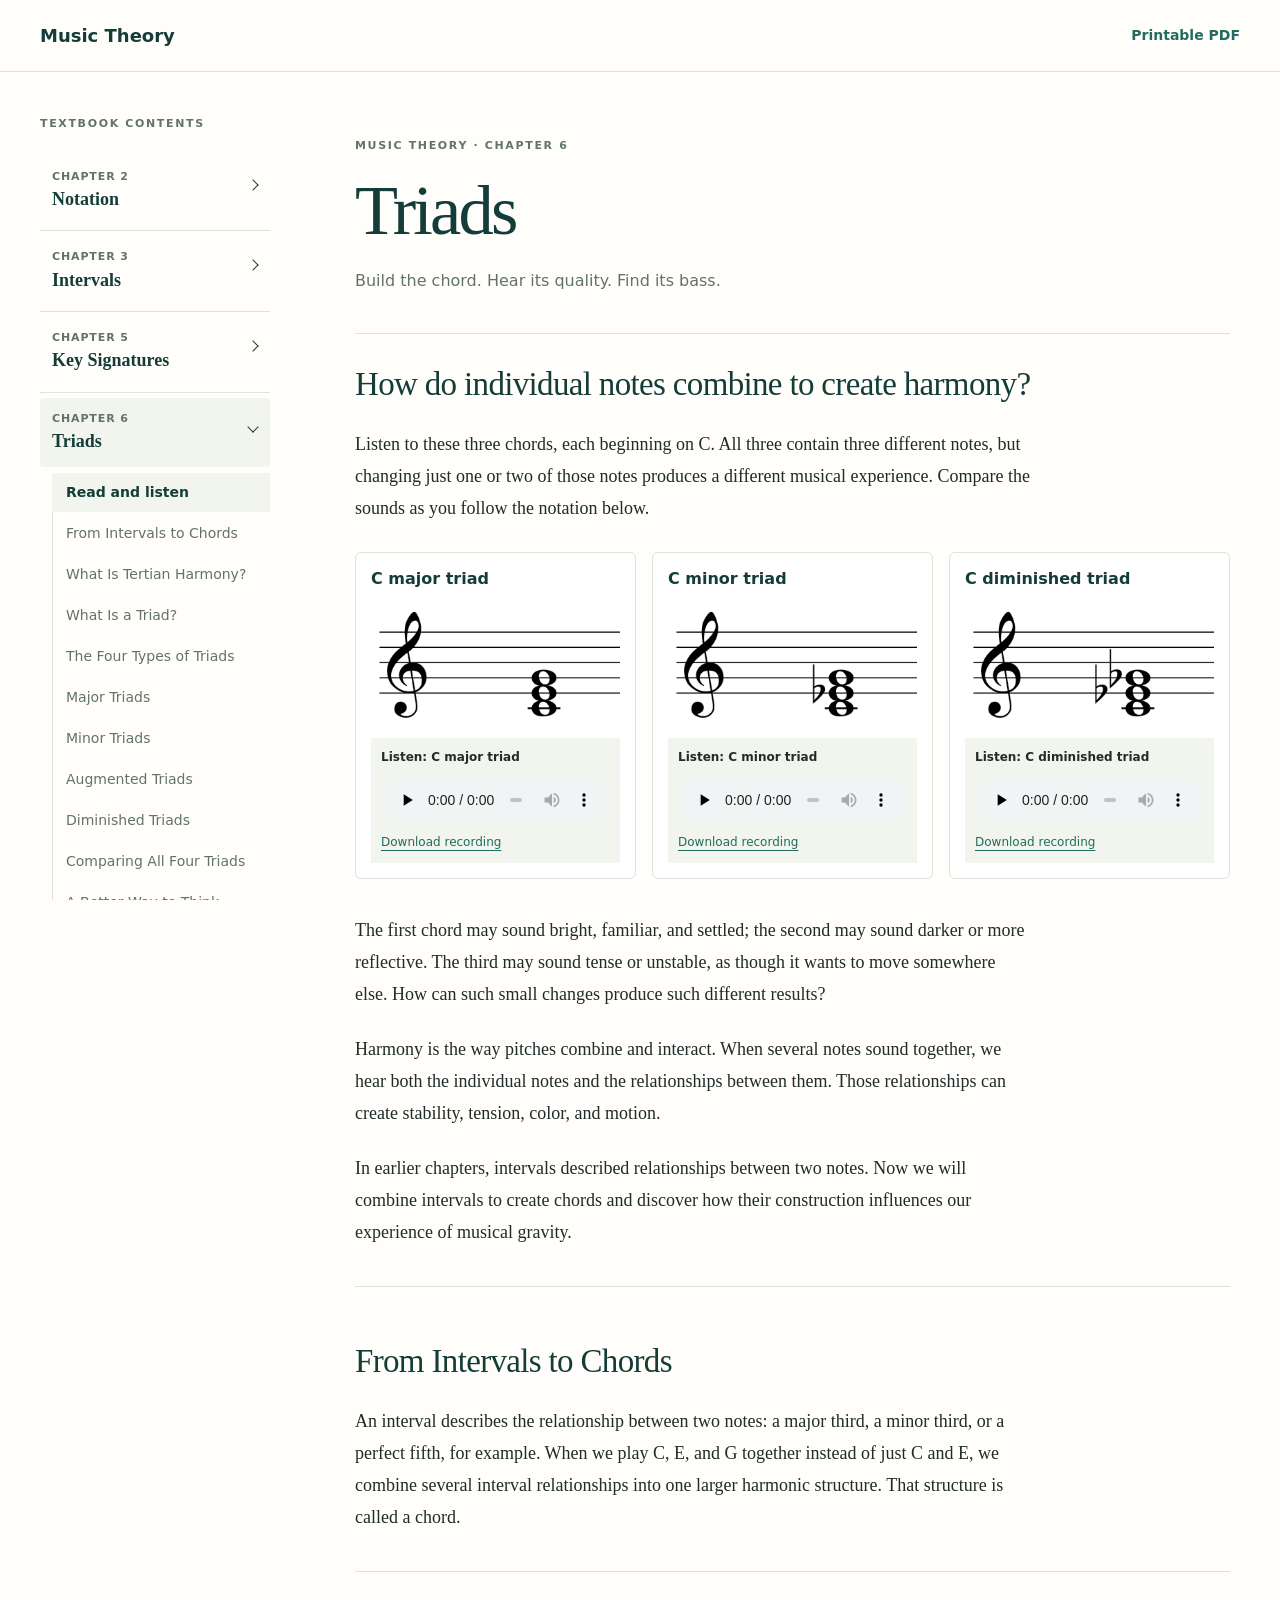
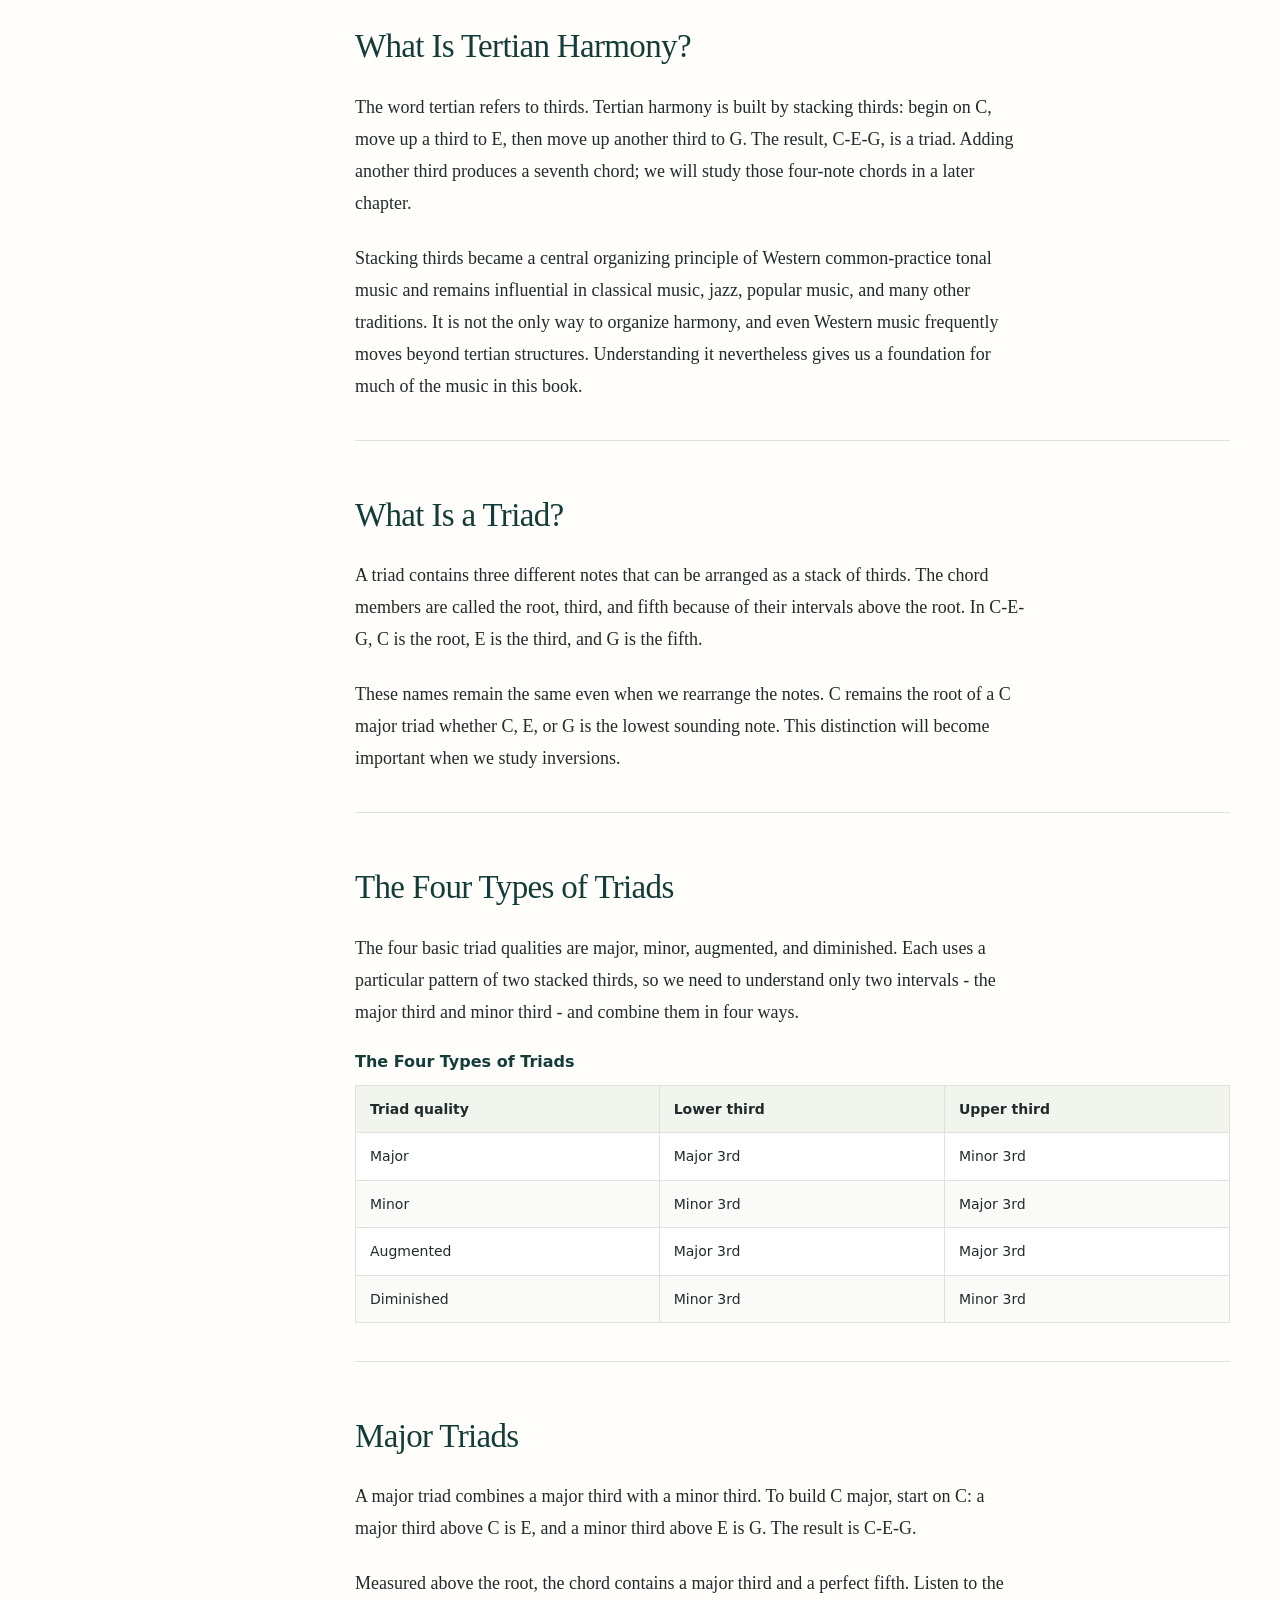
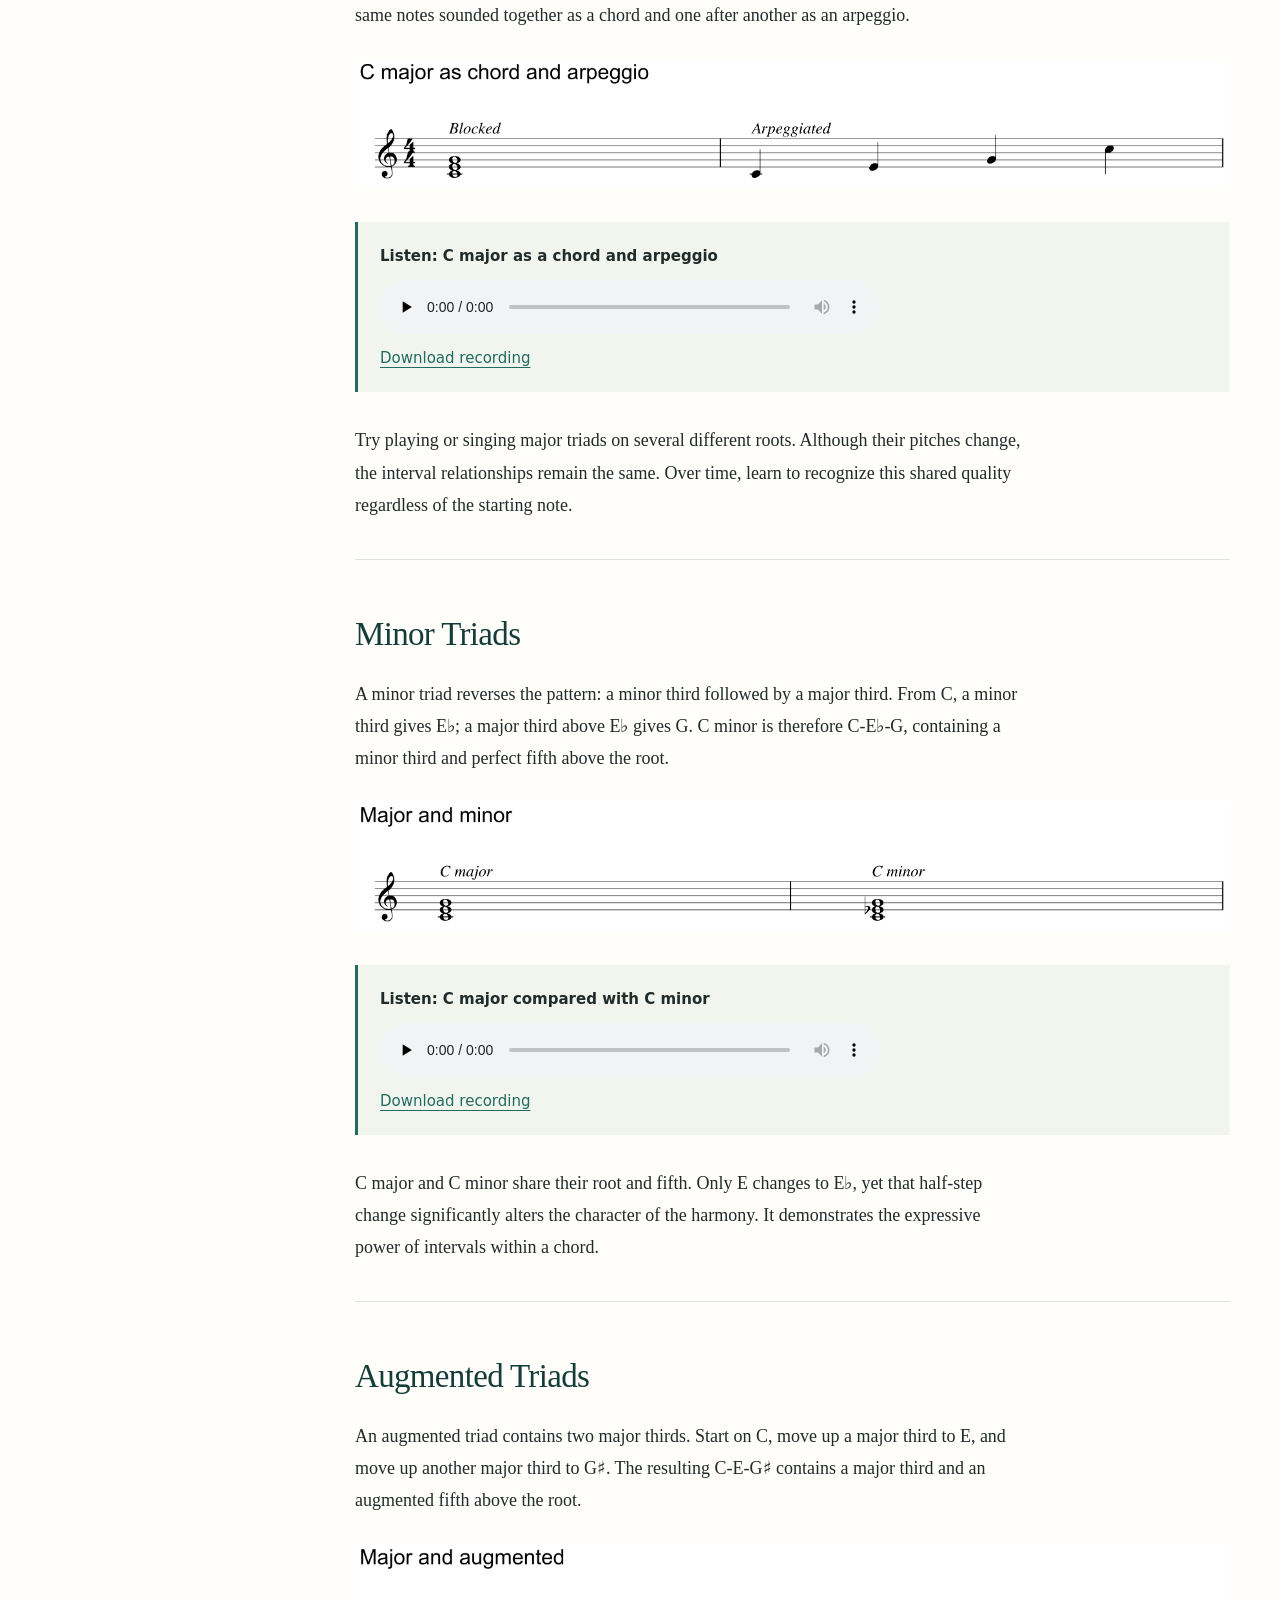
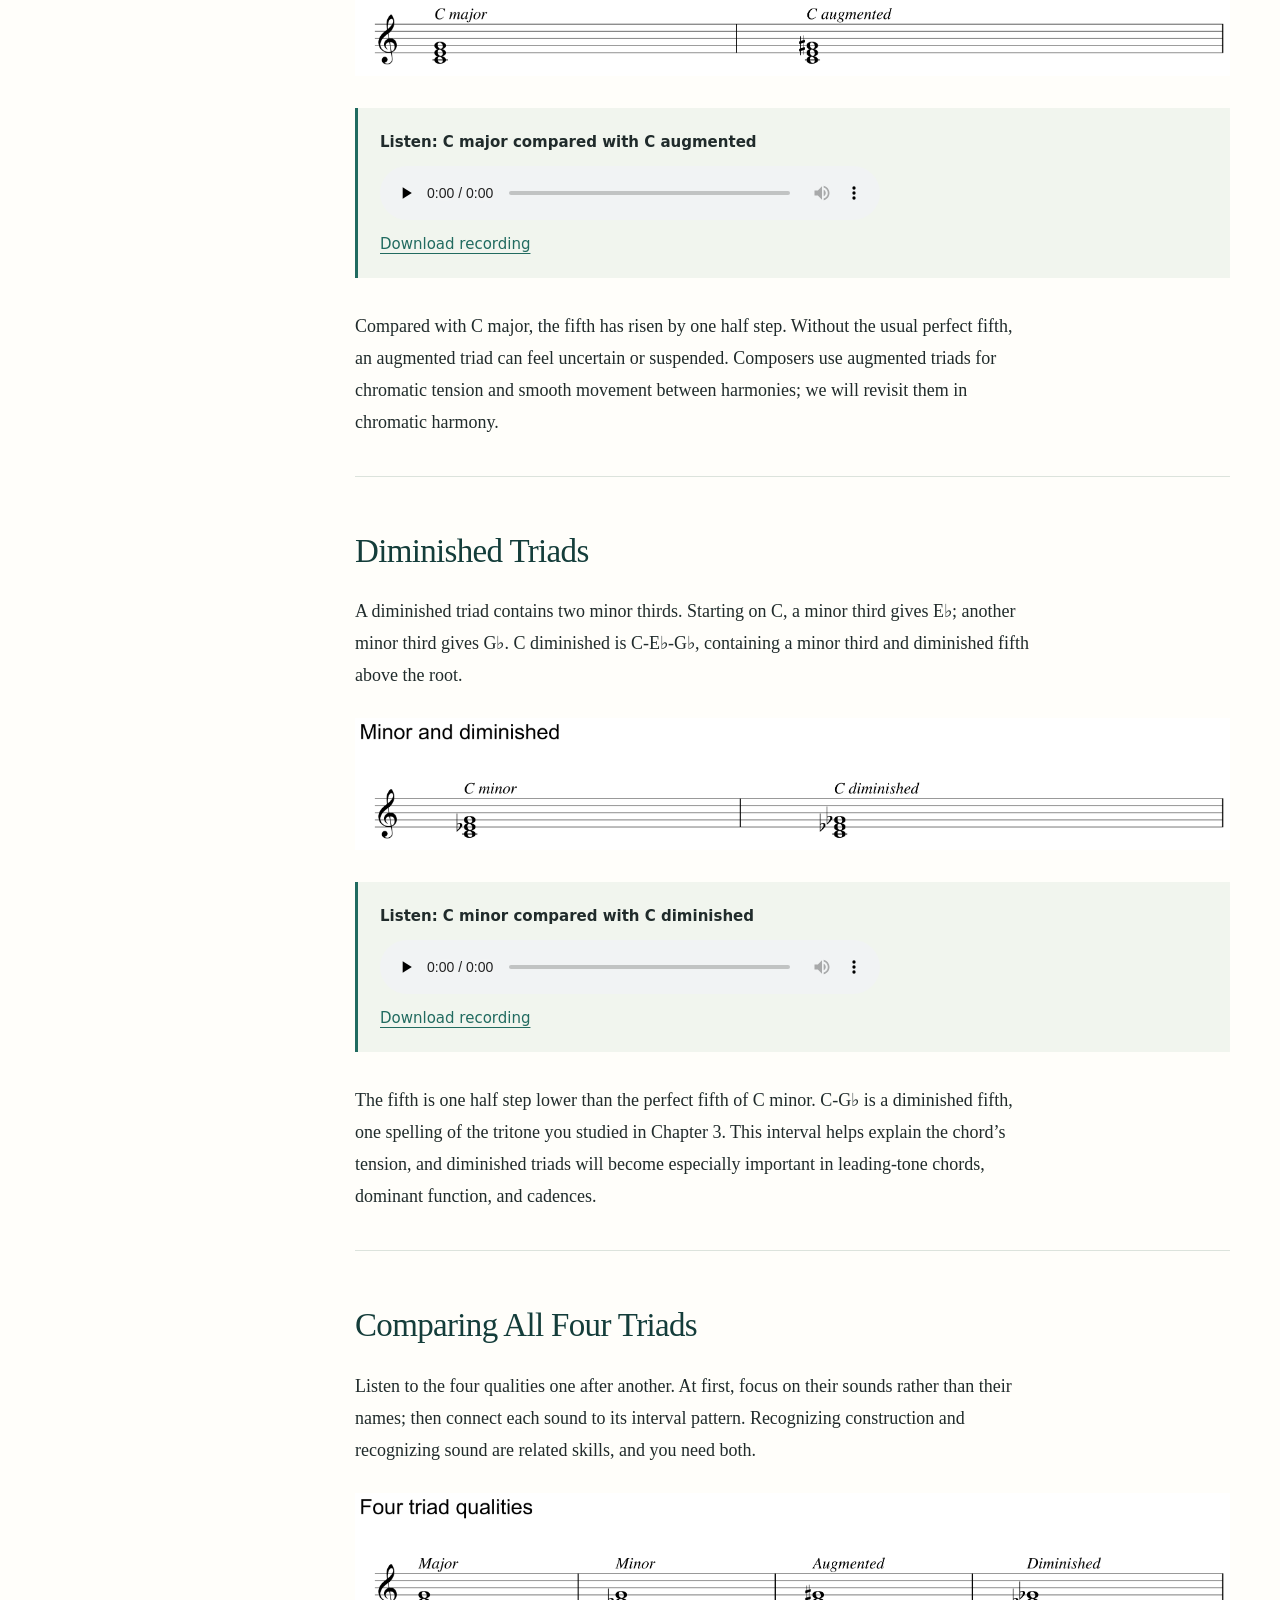
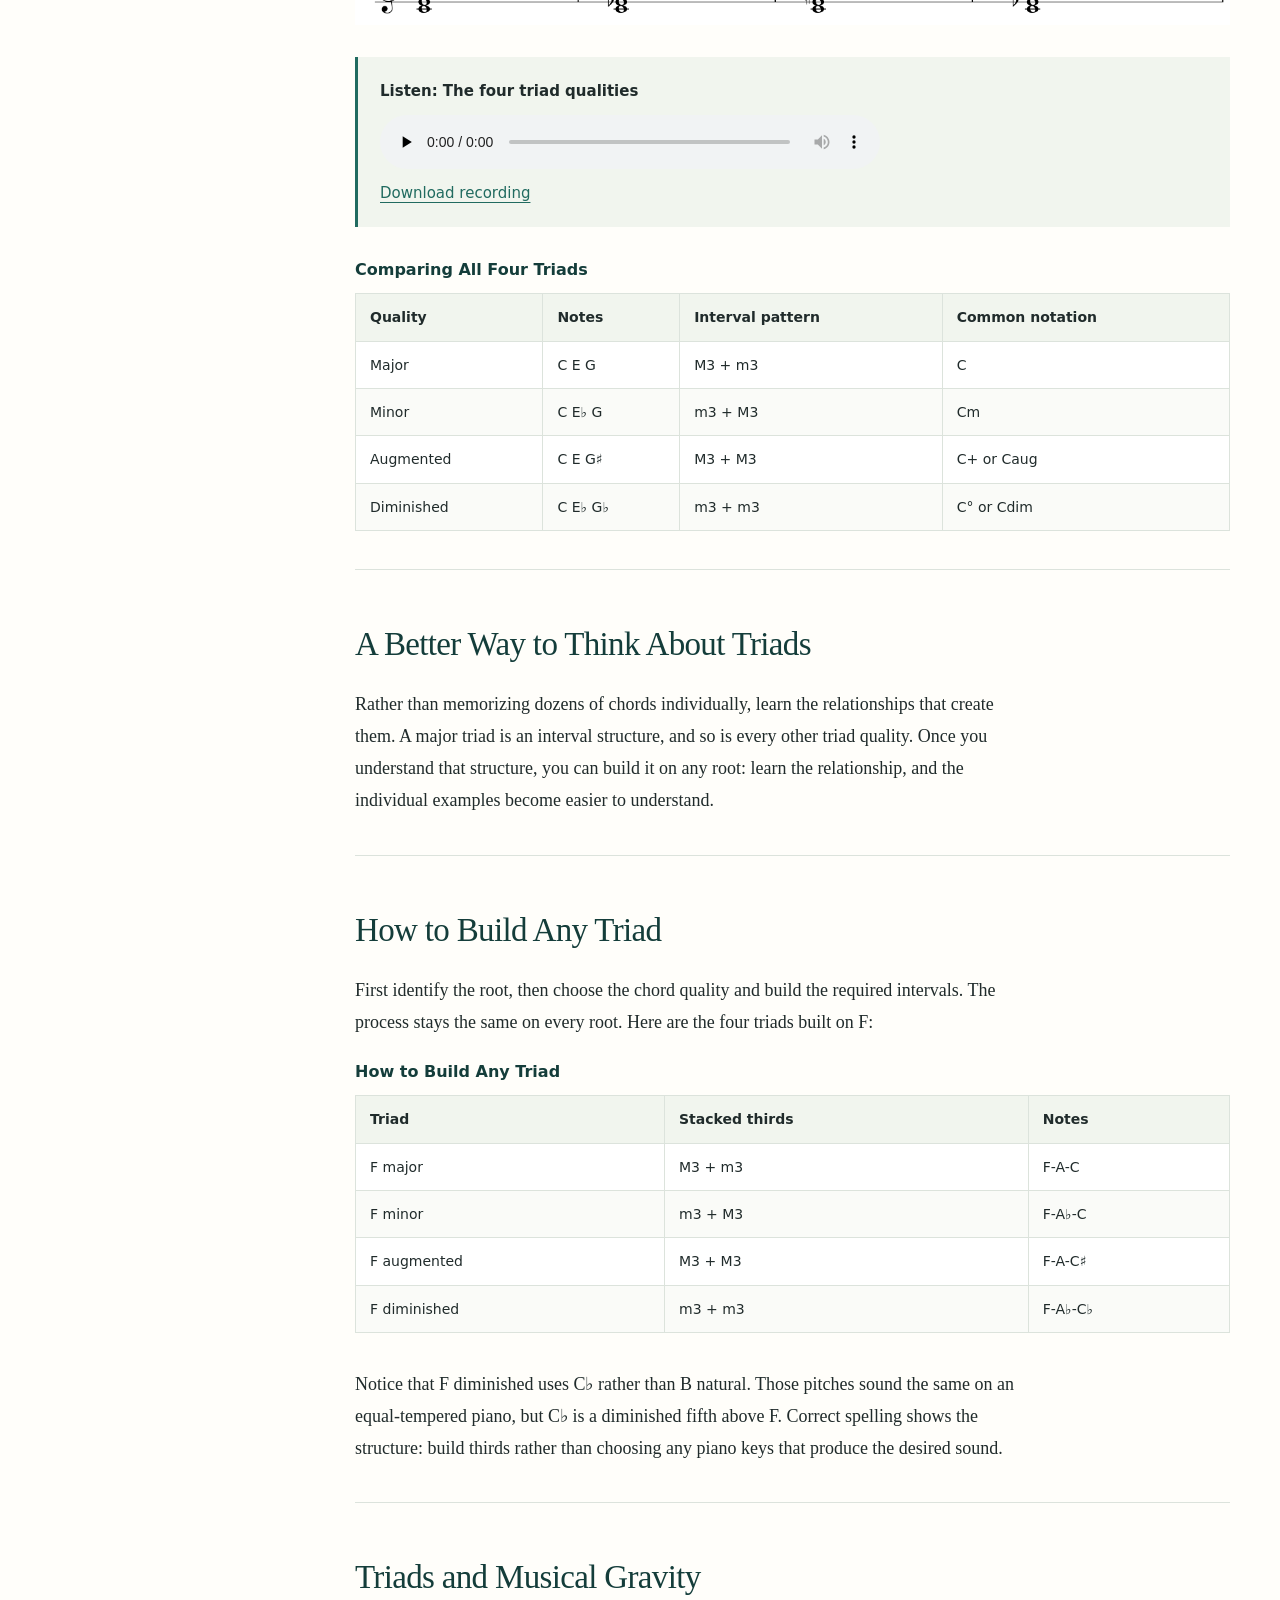
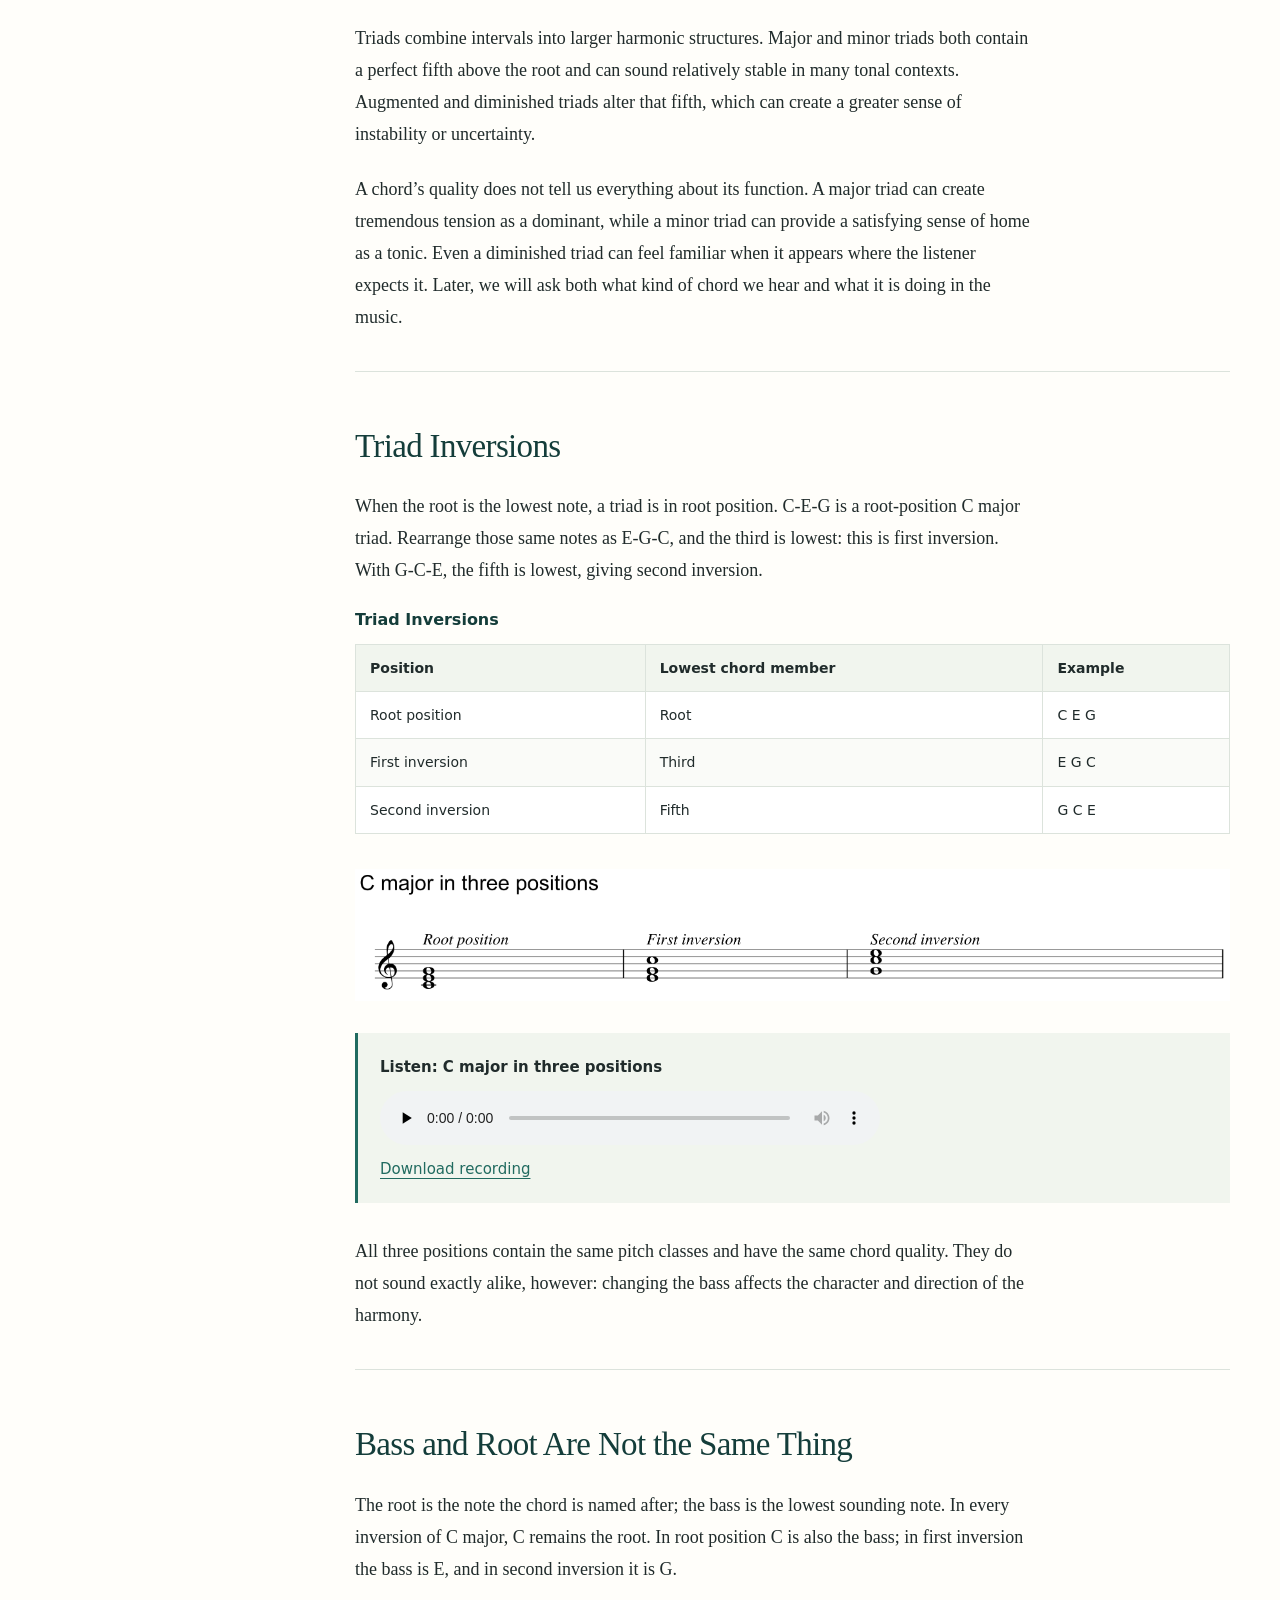
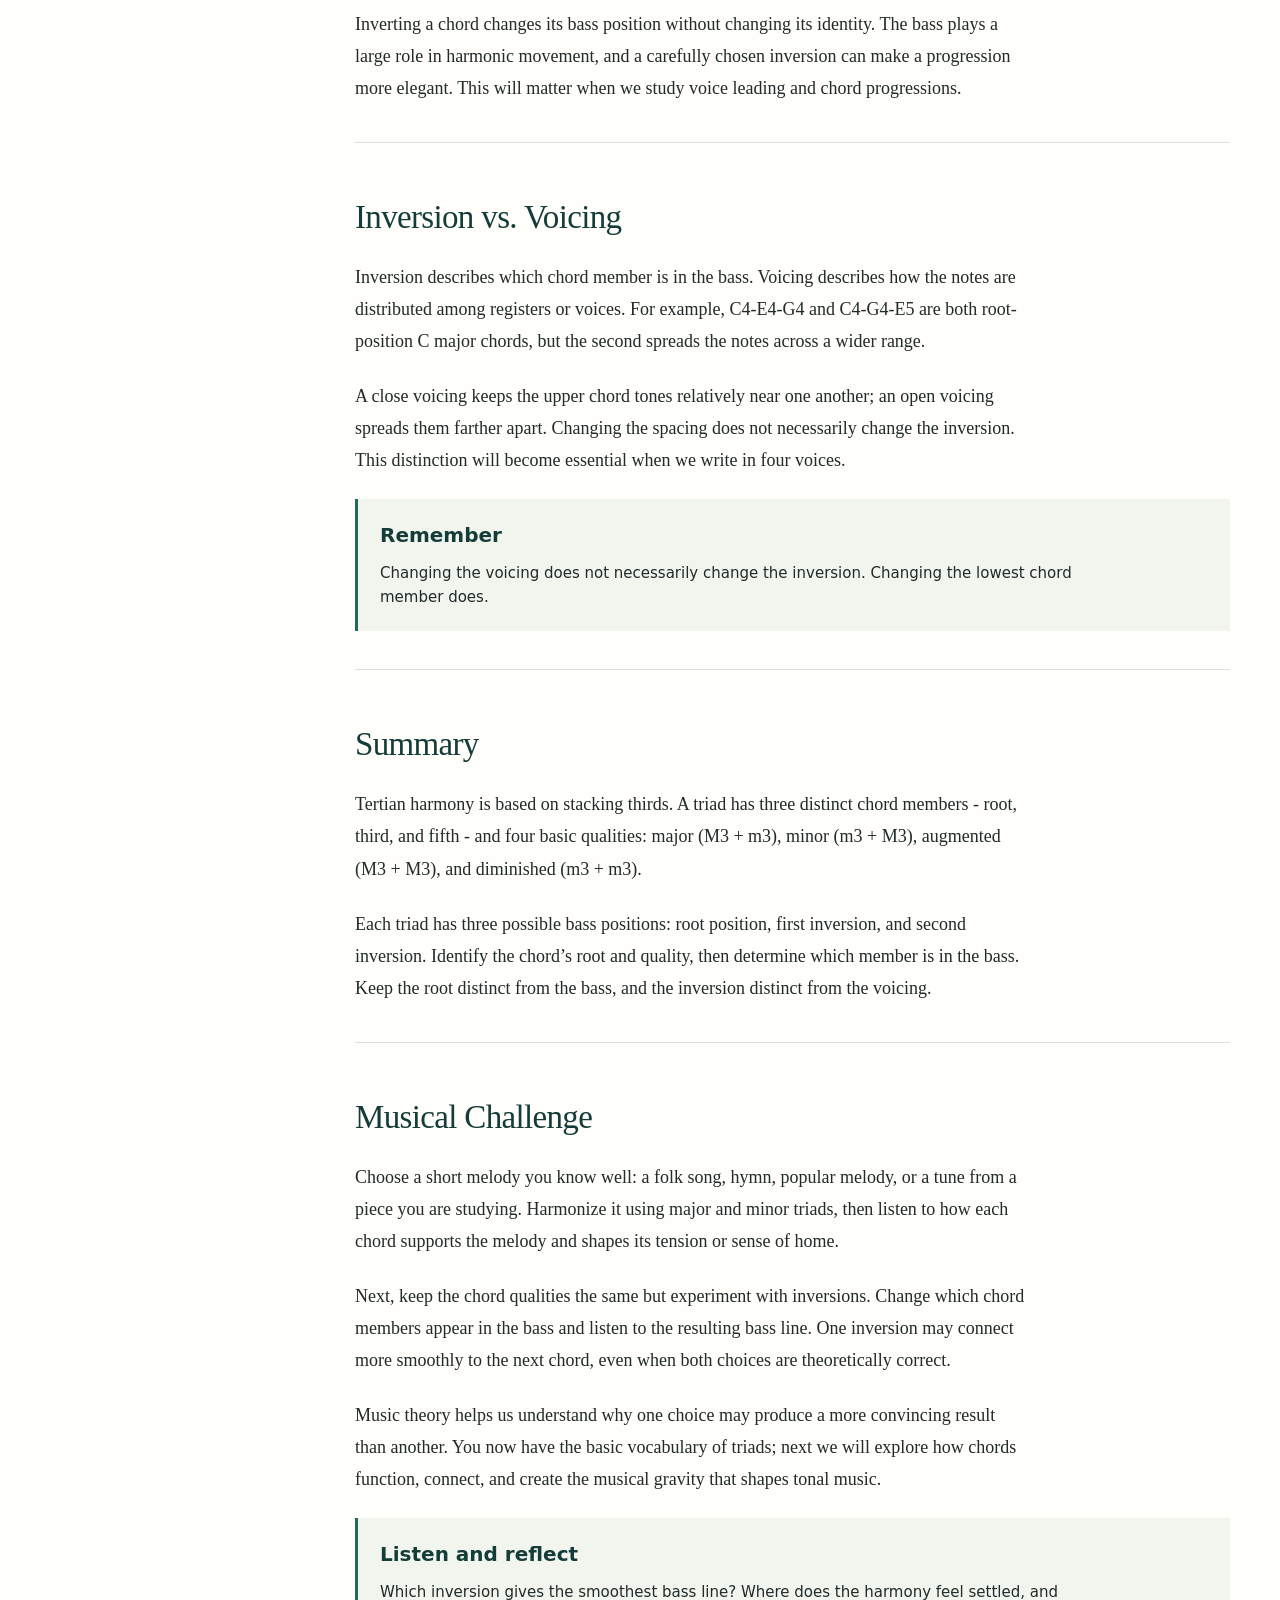
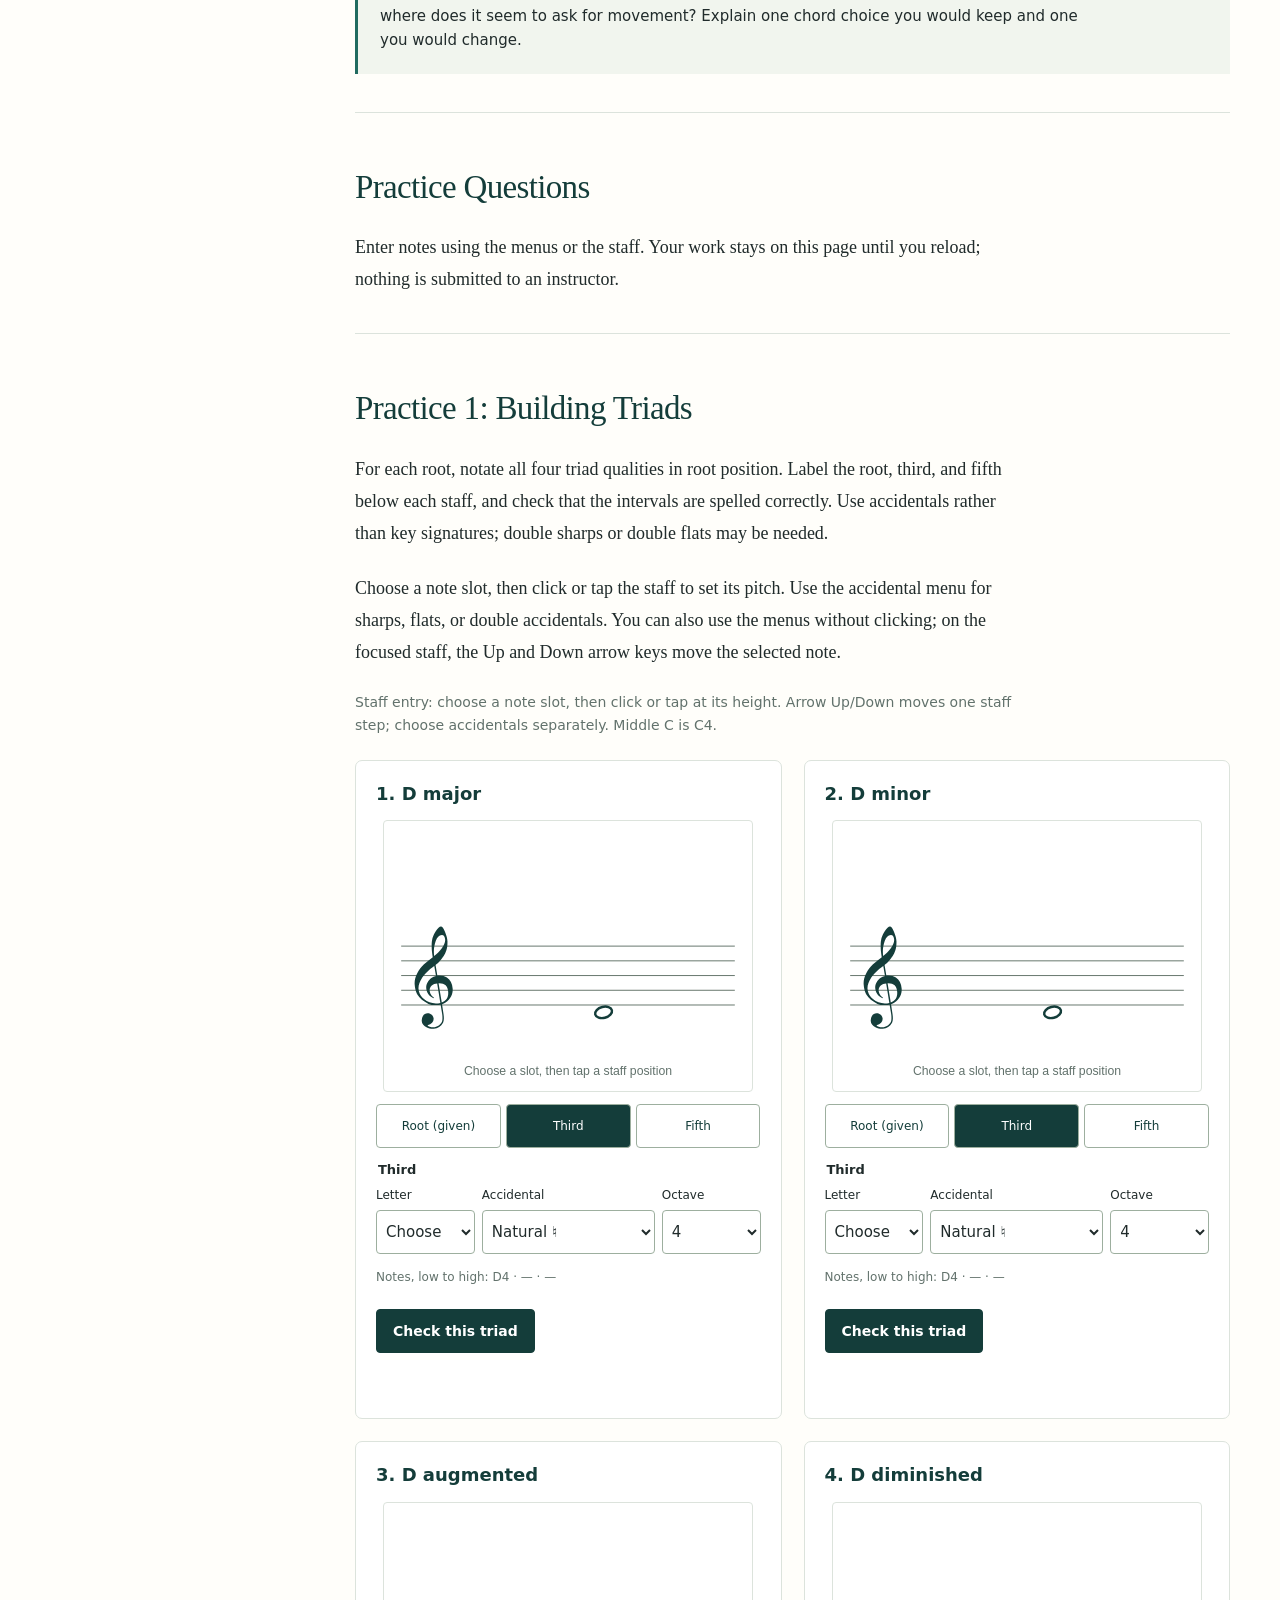
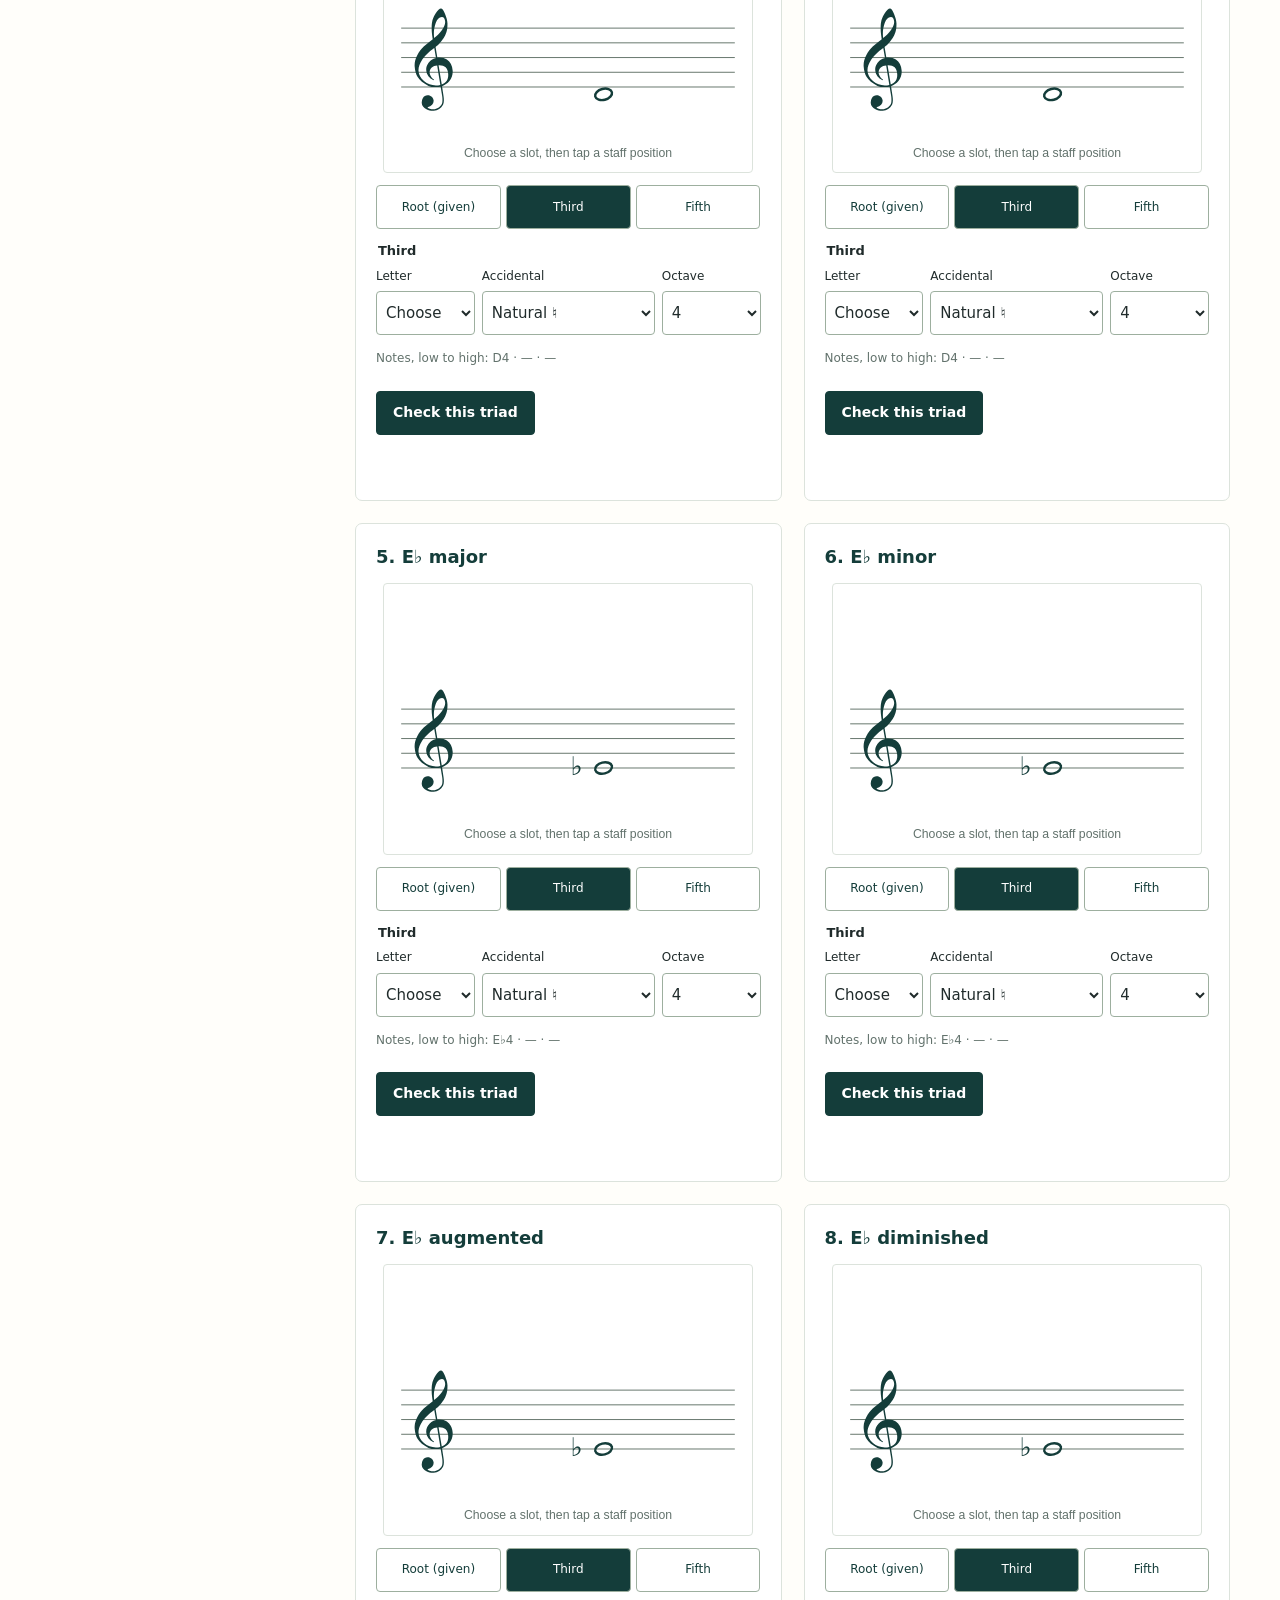
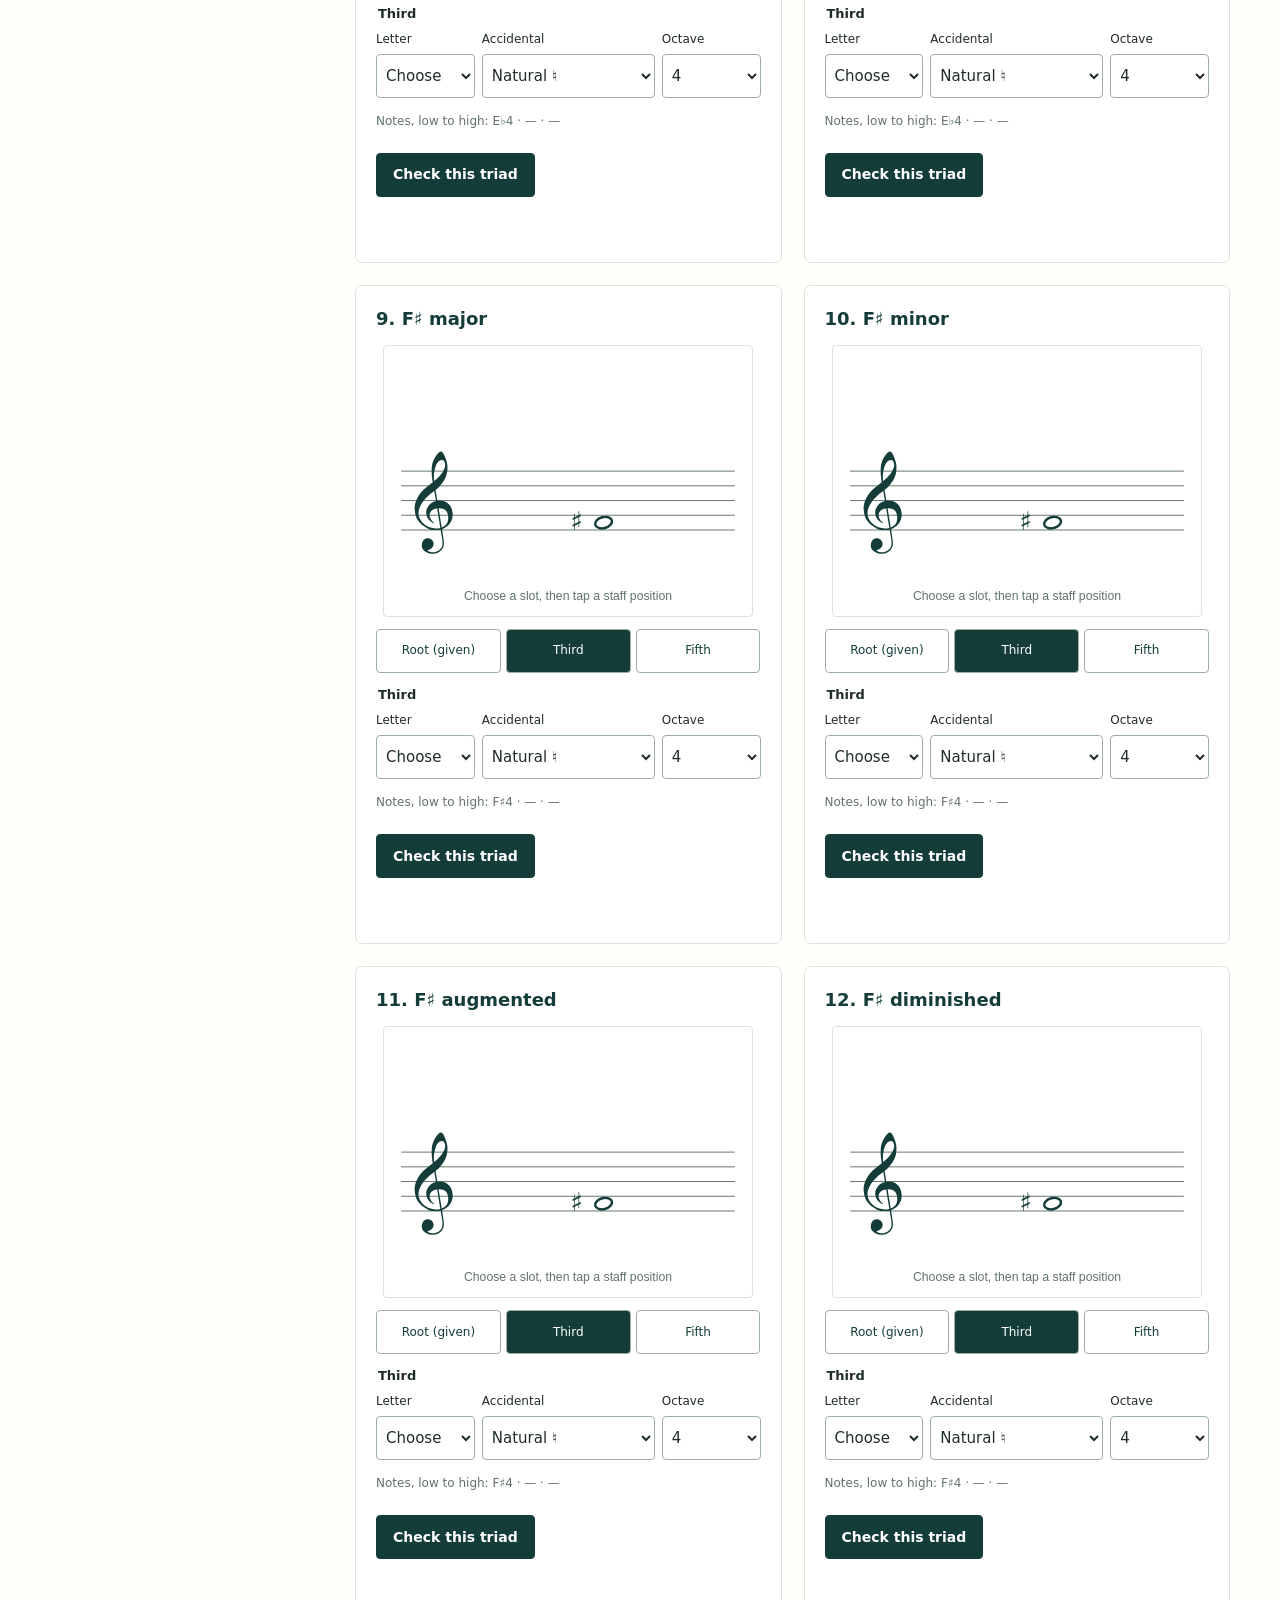
<file: chapter-6/index.html>
<!doctype html><html lang="en"><head><meta charset="utf-8"><meta name="viewport" content="width=device-width,initial-scale=1"><meta name="description" content="Chapter 6 Triads: hear nine examples, build major, minor, augmented and diminished chords, and practice identifying and writing triad inversions."><meta name="theme-color" content="#143d3a"><title>Chapter 6 · Triads</title><link rel="stylesheet" href="../styles.css"><link rel="stylesheet" href="../chapter-5/styles.css"><link rel="stylesheet" href="styles.css"><link rel="stylesheet" href="../book-navigation.css"><script src="triad-data.js" defer></script><script src="theory.js" defer></script><script src="app.js" defer></script><script src="../book-navigation.js" defer></script></head><body><a class="skip-link" href="#main">Skip to chapter</a><div class="reading-progress" aria-hidden="true"></div><header class="site-header"><a class="book-title" href="../">Music Theory</a><div class="header-actions"><a href="assets/chapter-6-print.pdf" download>Printable PDF</a><button type="button" id="menu-toggle" aria-expanded="false" aria-controls="chapter-navigation">Contents</button></div></header><div class="book-layout"><aside class="sidebar" id="chapter-navigation"><p class="eyebrow">Textbook contents</p><nav class="book-chapters" aria-label="Textbook chapters"><details class="chapter-group"><summary><span class="chapter-number">Chapter 2</span><span class="chapter-name">Notation</span></summary><div class="chapter-topics"><a href="../#opening">Read and listen</a><a href="../#pitch">Notating Pitch</a><a href="../#accidentals">Accidentals</a><a href="../#practicing">A Quick Note on Practicing</a><a href="../#rhythm">Rhythmic Notation</a><a href="../#dots">Dotted Rhythms</a><a href="../#meter">Meter and Time Signatures</a><a href="../#score-practice">Read the score</a><a href="../#practice">Practice exercise</a></div></details><details class="chapter-group"><summary><span class="chapter-number">Chapter 3</span><span class="chapter-name">Intervals</span></summary><div class="chapter-topics"><a href="../chapter-3/#opening">Read and listen</a><a href="../chapter-3/#understanding">Understanding intervals</a><a href="../chapter-3/#interval-chart">Interval chart and audio</a><a href="../chapter-3/#enharmonic">Enharmonic intervals</a><a href="../chapter-3/#identify">Identify the interval</a><a href="../chapter-3/#construct">Write the upper note</a><a href="../chapter-3/#practice-online">Practice online</a></div></details><details class="chapter-group"><summary><span class="chapter-number">Chapter 5</span><span class="chapter-name">Key Signatures</span></summary><div class="chapter-topics"><a href="../chapter-5/#opening">Read and listen</a><a href="../chapter-5/#key-and-signature">Key vs. Key Signature</a><a href="../chapter-5/#why-signatures">Why Key Signatures Exist</a><a href="../chapter-5/#key-centers">The 12 Major Key Centers</a><a href="../chapter-5/#accidental-order">The Order of Flats and Sharps</a><a href="../chapter-5/#flat-keys">Finding Major Key Signatures with Flats</a><a href="../chapter-5/#flat-shortcut">The Shortcut for Flat Keys</a><a href="../chapter-5/#sharp-keys">Finding Major Key Signatures with Sharps</a><a href="../chapter-5/#sharp-shortcut">The Shortcut for Sharp Keys</a><a href="../chapter-5/#circle-reference">The Circle of Fifths</a><a href="../chapter-5/#related-keys">A Map of Musical Distance</a><a href="../chapter-5/#relative-minor">Major and Minor Key Signatures</a><a href="../chapter-5/#minor-accidentals">Key Signature vs. Actual Notes in Minor</a><a href="../chapter-5/#musical-context">Why This Matters</a><a href="../chapter-5/#practice">Practice</a><a href="../chapter-5/#identify">Practice Set 1: Identify the Major Key</a><a href="../chapter-5/#count">Practice Set 2: Name the Number of Sharps or Flats</a><a href="../chapter-5/#minor">Practice Set 3: Find the Relative Minor</a><a href="../chapter-5/#musical-challenge">Practice Set 4: Musical Challenge</a><a href="../chapter-5/#complete-circle">Practice Set 5: Complete the Circle of Fifths</a><a href="../chapter-5/#practice-online">Practice online</a><a href="../chapter-5/#printable">Printable chapter</a></div></details><details class="chapter-group is-current-chapter" data-current-chapter open><summary><span class="chapter-number">Chapter 6</span><span class="chapter-name">Triads</span><span class="nav-sr-only"> (current chapter)</span></summary><div class="chapter-topics"><a href="#opening">Read and listen</a><a href="#intervals-to-chords">From Intervals to Chords</a><a href="#tertian">What Is Tertian Harmony?</a><a href="#triad-members">What Is a Triad?</a><a href="#four-types">The Four Types of Triads</a><a href="#major">Major Triads</a><a href="#minor">Minor Triads</a><a href="#augmented">Augmented Triads</a><a href="#diminished">Diminished Triads</a><a href="#compare">Comparing All Four Triads</a><a href="#relationships">A Better Way to Think About Triads</a><a href="#construction">How to Build Any Triad</a><a href="#gravity">Triads and Musical Gravity</a><a href="#inversions">Triad Inversions</a><a href="#bass-and-root">Bass and Root Are Not the Same Thing</a><a href="#voicing">Inversion vs. Voicing</a><a href="#summary">Summary</a><a href="#challenge">Musical Challenge</a><a href="#practice">Practice Questions</a><a href="#build">Practice 1: Building Triads</a><a href="#identify">Practice 2: Identifying Triads</a><a href="#invert">Practice 3: Triad Inversions</a><a href="#practice-online">Practice online</a><a href="#ear-training">Practice 4: Ear Training</a><a href="#printable">Printable chapter</a></div></details><details class="chapter-group"><summary><span class="chapter-number">Chapter 7</span><span class="chapter-name">Seventh Chords</span></summary><div class="chapter-topics"><a href="../chapter-7/#opening">Read and listen</a><a href="../chapter-7/#five-types">Five Common Seventh-Chord Qualities</a><a href="../chapter-7/#major-seventh">Major Seventh Chords</a><a href="../chapter-7/#dominant-seventh">Dominant Seventh Chords</a><a href="../chapter-7/#dominant-function">Why Is It Called Dominant Seventh?</a><a href="../chapter-7/#minor-seventh">Minor Seventh Chords</a><a href="../chapter-7/#half-diminished">Half-Diminished Seventh Chords</a><a href="../chapter-7/#fully-diminished">Fully Diminished Seventh Chords</a><a href="../chapter-7/#spelling">Why B Double-Flat?</a><a href="../chapter-7/#compare">Comparing the Five Seventh Chords</a><a href="../chapter-7/#inversions">Seventh-Chord Inversions</a><a href="../chapter-7/#identify-inversions">Identifying Chords Outside Root Position</a><a href="../chapter-7/#gravity">Harmony and Musical Gravity</a><a href="../chapter-7/#relationships">A Better Way to Think About Harmony</a><a href="../chapter-7/#summary">Summary</a><a href="../chapter-7/#practice">Practice Questions</a><a href="../chapter-7/#build">Practice 1: Building Seventh Chords</a><a href="../chapter-7/#identify">Practice 2: Identifying Seventh Chords</a><a href="../chapter-7/#invert">Practice 3: Seventh-Chord Inversions</a><a href="../chapter-7/#practice-online">Practice online</a><a href="../chapter-7/#aural-practice">Aural practice</a><a href="../chapter-7/#printable">Printable chapter</a></div></details><details class="chapter-group"><summary><span class="chapter-number">Chapter 9</span><span class="chapter-name">Roman Numerals</span></summary><div class="chapter-topics"><a href="../chapter-9/#opening">Read and listen</a><a href="../chapter-9/#build-from-scale">Building Chords from a Scale</a><a href="../chapter-9/#diatonic-pattern">The Pattern of Diatonic Triads</a><a href="../chapter-9/#diatonic">What Does Diatonic Mean?</a><a href="../chapter-9/#roman-numerals">Roman Numerals</a><a href="../chapter-9/#capitalization">Uppercase and Lowercase Roman Numerals</a><a href="../chapter-9/#different-keys">The Same Progression in Different Keys</a><a href="../chapter-9/#function">Chord Identity and Harmonic Function</a><a href="../chapter-9/#minor-keys">What About Minor Keys?</a><a href="../chapter-9/#leading-tone">The Leading Tone and the Major Dominant</a><a href="../chapter-9/#gravity">Roman Numerals and Musical Gravity</a><a href="../chapter-9/#summary">Summary</a><a href="../chapter-9/#practice">Practice Questions</a><a href="../chapter-9/#build">Practice 1: Diatonic Triads</a><a href="../chapter-9/#identify">Practice 2: Roman Numeral Identification</a><a href="../chapter-9/#minor">Practice 3: Roman Numerals in Minor</a><a href="../chapter-9/#printable">Printable chapter</a></div></details></nav><p class="sidebar-note">Read at your own pace.<br>Listen as often as you need.</p></aside><main id="main"><section id="opening"><header class="chapter-heading"><p class="eyebrow">Music Theory · Chapter 6</p><h1>Triads</h1><p class="chapter-deck">Build the chord. Hear its quality. Find its bass.</p></header><h2>How do individual notes combine to create harmony?</h2><p>Listen to these three chords, each beginning on C. All three contain three different notes, but changing just one or two of those notes produces a different musical experience. Compare the sounds as you follow the notation below.</p><div class="opening-comparison"><article class="opening-example"><h3>C major triad</h3><figure class="notation"><button class="image-zoom" type="button" data-image="assets/opening-1.png" data-alt="C major triad" aria-label="Enlarge C major triad"><img src="assets/opening-1.png" alt="C major triad" loading="lazy"><span class="zoom-label">Enlarge</span></button></figure><div class="inline-player"><p><strong>Listen: C major triad</strong></p><audio controls preload="none" src="assets/h-1.mp3" aria-label="Listen to C major triad">Your browser does not support audio playback.</audio><a href="assets/h-1.mp3" download>Download recording</a></div></article><article class="opening-example"><h3>C minor triad</h3><figure class="notation"><button class="image-zoom" type="button" data-image="assets/opening-2.png" data-alt="C minor triad" aria-label="Enlarge C minor triad"><img src="assets/opening-2.png" alt="C minor triad" loading="lazy"><span class="zoom-label">Enlarge</span></button></figure><div class="inline-player"><p><strong>Listen: C minor triad</strong></p><audio controls preload="none" src="assets/h-2.mp3" aria-label="Listen to C minor triad">Your browser does not support audio playback.</audio><a href="assets/h-2.mp3" download>Download recording</a></div></article><article class="opening-example"><h3>C diminished triad</h3><figure class="notation"><button class="image-zoom" type="button" data-image="assets/opening-3.png" data-alt="C diminished triad" aria-label="Enlarge C diminished triad"><img src="assets/opening-3.png" alt="C diminished triad" loading="lazy"><span class="zoom-label">Enlarge</span></button></figure><div class="inline-player"><p><strong>Listen: C diminished triad</strong></p><audio controls preload="none" src="assets/h-3.mp3" aria-label="Listen to C diminished triad">Your browser does not support audio playback.</audio><a href="assets/h-3.mp3" download>Download recording</a></div></article></div><p>The first chord may sound bright, familiar, and settled; the second may sound darker or more reflective. The third may sound tense or unstable, as though it wants to move somewhere else. How can such small changes produce such different results?</p><p>Harmony is the way pitches combine and interact. When several notes sound together, we hear both the individual notes and the relationships between them. Those relationships can create stability, tension, color, and motion.</p><p>In earlier chapters, intervals described relationships between two notes. Now we will combine intervals to create chords and discover how their construction influences our experience of musical gravity.</p></section><section id="intervals-to-chords"><h2>From Intervals to Chords</h2><p>An interval describes the relationship between two notes: a major third, a minor third, or a perfect fifth, for example. When we play C, E, and G together instead of just C and E, we combine several interval relationships into one larger harmonic structure. That structure is called a chord.</p></section><section id="tertian"><h2>What Is Tertian Harmony?</h2><p>The word tertian refers to thirds. Tertian harmony is built by stacking thirds: begin on C, move up a third to E, then move up another third to G. The result, C-E-G, is a triad. Adding another third produces a seventh chord; we will study those four-note chords in a later chapter.</p><p>Stacking thirds became a central organizing principle of Western common-practice tonal music and remains influential in classical music, jazz, popular music, and many other traditions. It is not the only way to organize harmony, and even Western music frequently moves beyond tertian structures. Understanding it nevertheless gives us a foundation for much of the music in this book.</p></section><section id="triad-members"><h2>What Is a Triad?</h2><p>A triad contains three different notes that can be arranged as a stack of thirds. The chord members are called the root, third, and fifth because of their intervals above the root. In C-E-G, C is the root, E is the third, and G is the fifth.</p><p>These names remain the same even when we rearrange the notes. C remains the root of a C major triad whether C, E, or G is the lowest sounding note. This distinction will become important when we study inversions.</p></section><section id="four-types"><h2>The Four Types of Triads</h2><p>The four basic triad qualities are major, minor, augmented, and diminished. Each uses a particular pattern of two stacked thirds, so we need to understand only two intervals - the major third and minor third - and combine them in four ways.</p><div class="table-scroll" tabindex="0" aria-label="Scrollable reference table"><table><caption>The Four Types of Triads</caption><thead><tr><th scope="col">Triad quality</th><th scope="col">Lower third</th><th scope="col">Upper third</th></tr></thead><tbody><tr><td>Major</td><td>Major 3rd</td><td>Minor 3rd</td></tr><tr><td>Minor</td><td>Minor 3rd</td><td>Major 3rd</td></tr><tr><td>Augmented</td><td>Major 3rd</td><td>Major 3rd</td></tr><tr><td>Diminished</td><td>Minor 3rd</td><td>Minor 3rd</td></tr></tbody></table></div></section><section id="major"><h2>Major Triads</h2><p>A major triad combines a major third with a minor third. To build C major, start on C: a major third above C is E, and a minor third above E is G. The result is C-E-G.</p><p>Measured above the root, the chord contains a major third and a perfect fifth. Listen to the same notes sounded together as a chord and one after another as an arpeggio.</p><figure class="notation"><button class="image-zoom" type="button" data-image="assets/H-4.png" data-alt="C major as a chord and arpeggio; Chord members: C (root), E (third), G (fifth)." aria-label="Enlarge C major as a chord and arpeggio; Chord members: C (root), E (third), G (fifth)."><img src="assets/H-4.png" alt="C major as a chord and arpeggio; Chord members: C (root), E (third), G (fifth)." loading="lazy"><span class="zoom-label">Enlarge</span></button></figure><div class="inline-player"><p><strong>Listen: C major as a chord and arpeggio</strong></p><audio controls preload="none" src="assets/h-4.mp3" aria-label="Listen to C major as a chord and arpeggio">Your browser does not support audio playback.</audio><a href="assets/h-4.mp3" download>Download recording</a></div><p>Try playing or singing major triads on several different roots. Although their pitches change, the interval relationships remain the same. Over time, learn to recognize this shared quality regardless of the starting note.</p></section><section id="minor"><h2>Minor Triads</h2><p>A minor triad reverses the pattern: a minor third followed by a major third. From C, a minor third gives E♭; a major third above E♭ gives G. C minor is therefore C-E♭-G, containing a minor third and perfect fifth above the root.</p><figure class="notation"><button class="image-zoom" type="button" data-image="assets/H-5.png" data-alt="C major compared with C minor; C major: C-E-G. C minor: C-E♭-G." aria-label="Enlarge C major compared with C minor; C major: C-E-G. C minor: C-E♭-G."><img src="assets/H-5.png" alt="C major compared with C minor; C major: C-E-G. C minor: C-E♭-G." loading="lazy"><span class="zoom-label">Enlarge</span></button></figure><div class="inline-player"><p><strong>Listen: C major compared with C minor</strong></p><audio controls preload="none" src="assets/h-5.mp3" aria-label="Listen to C major compared with C minor">Your browser does not support audio playback.</audio><a href="assets/h-5.mp3" download>Download recording</a></div><p>C major and C minor share their root and fifth. Only E changes to E♭, yet that half-step change significantly alters the character of the harmony. It demonstrates the expressive power of intervals within a chord.</p></section><section id="augmented"><h2>Augmented Triads</h2><p>An augmented triad contains two major thirds. Start on C, move up a major third to E, and move up another major third to G♯. The resulting C-E-G♯ contains a major third and an augmented fifth above the root.</p><figure class="notation"><button class="image-zoom" type="button" data-image="assets/H-6.png" data-alt="C major compared with C augmented; C major: C-E-G. C augmented: C-E-G♯." aria-label="Enlarge C major compared with C augmented; C major: C-E-G. C augmented: C-E-G♯."><img src="assets/H-6.png" alt="C major compared with C augmented; C major: C-E-G. C augmented: C-E-G♯." loading="lazy"><span class="zoom-label">Enlarge</span></button></figure><div class="inline-player"><p><strong>Listen: C major compared with C augmented</strong></p><audio controls preload="none" src="assets/h-6.mp3" aria-label="Listen to C major compared with C augmented">Your browser does not support audio playback.</audio><a href="assets/h-6.mp3" download>Download recording</a></div><p>Compared with C major, the fifth has risen by one half step. Without the usual perfect fifth, an augmented triad can feel uncertain or suspended. Composers use augmented triads for chromatic tension and smooth movement between harmonies; we will revisit them in chromatic harmony.</p></section><section id="diminished"><h2>Diminished Triads</h2><p>A diminished triad contains two minor thirds. Starting on C, a minor third gives E♭; another minor third gives G♭. C diminished is C-E♭-G♭, containing a minor third and diminished fifth above the root.</p><figure class="notation"><button class="image-zoom" type="button" data-image="assets/H-7.png" data-alt="C minor compared with C diminished; C minor: C-E♭-G. C diminished: C-E♭-G♭." aria-label="Enlarge C minor compared with C diminished; C minor: C-E♭-G. C diminished: C-E♭-G♭."><img src="assets/H-7.png" alt="C minor compared with C diminished; C minor: C-E♭-G. C diminished: C-E♭-G♭." loading="lazy"><span class="zoom-label">Enlarge</span></button></figure><div class="inline-player"><p><strong>Listen: C minor compared with C diminished</strong></p><audio controls preload="none" src="assets/h-7.mp3" aria-label="Listen to C minor compared with C diminished">Your browser does not support audio playback.</audio><a href="assets/h-7.mp3" download>Download recording</a></div><p>The fifth is one half step lower than the perfect fifth of C minor. C-G♭ is a diminished fifth, one spelling of the tritone you studied in Chapter 3. This interval helps explain the chord’s tension, and diminished triads will become especially important in leading-tone chords, dominant function, and cadences.</p></section><section id="compare"><h2>Comparing All Four Triads</h2><p>Listen to the four qualities one after another. At first, focus on their sounds rather than their names; then connect each sound to its interval pattern. Recognizing construction and recognizing sound are related skills, and you need both.</p><figure class="notation"><button class="image-zoom" type="button" data-image="assets/H-8.png" data-alt="The four triad qualities; Major → minor → augmented → diminished, all on C." aria-label="Enlarge The four triad qualities; Major → minor → augmented → diminished, all on C."><img src="assets/H-8.png" alt="The four triad qualities; Major → minor → augmented → diminished, all on C." loading="lazy"><span class="zoom-label">Enlarge</span></button></figure><div class="inline-player"><p><strong>Listen: The four triad qualities</strong></p><audio controls preload="none" src="assets/h-8.mp3" aria-label="Listen to The four triad qualities">Your browser does not support audio playback.</audio><a href="assets/h-8.mp3" download>Download recording</a></div><div class="table-scroll" tabindex="0" aria-label="Scrollable reference table"><table><caption>Comparing All Four Triads</caption><thead><tr><th scope="col">Quality</th><th scope="col">Notes</th><th scope="col">Interval pattern</th><th scope="col">Common notation</th></tr></thead><tbody><tr><td>Major</td><td>C E G</td><td>M3 + m3</td><td>C</td></tr><tr><td>Minor</td><td>C E♭ G</td><td>m3 + M3</td><td>Cm</td></tr><tr><td>Augmented</td><td>C E G♯</td><td>M3 + M3</td><td>C+ or Caug</td></tr><tr><td>Diminished</td><td>C E♭ G♭</td><td>m3 + m3</td><td>C° or Cdim</td></tr></tbody></table></div></section><section id="relationships"><h2>A Better Way to Think About Triads</h2><p>Rather than memorizing dozens of chords individually, learn the relationships that create them. A major triad is an interval structure, and so is every other triad quality. Once you understand that structure, you can build it on any root: learn the relationship, and the individual examples become easier to understand.</p></section><section id="construction"><h2>How to Build Any Triad</h2><p>First identify the root, then choose the chord quality and build the required intervals. The process stays the same on every root. Here are the four triads built on F:</p><div class="table-scroll" tabindex="0" aria-label="Scrollable reference table"><table><caption>How to Build Any Triad</caption><thead><tr><th scope="col">Triad</th><th scope="col">Stacked thirds</th><th scope="col">Notes</th></tr></thead><tbody><tr><td>F major</td><td>M3 + m3</td><td>F-A-C</td></tr><tr><td>F minor</td><td>m3 + M3</td><td>F-A♭-C</td></tr><tr><td>F augmented</td><td>M3 + M3</td><td>F-A-C♯</td></tr><tr><td>F diminished</td><td>m3 + m3</td><td>F-A♭-C♭</td></tr></tbody></table></div><p>Notice that F diminished uses C♭ rather than B natural. Those pitches sound the same on an equal-tempered piano, but C♭ is a diminished fifth above F. Correct spelling shows the structure: build thirds rather than choosing any piano keys that produce the desired sound.</p></section><section id="gravity"><h2>Triads and Musical Gravity</h2><p>Triads combine intervals into larger harmonic structures. Major and minor triads both contain a perfect fifth above the root and can sound relatively stable in many tonal contexts. Augmented and diminished triads alter that fifth, which can create a greater sense of instability or uncertainty.</p><p>A chord’s quality does not tell us everything about its function. A major triad can create tremendous tension as a dominant, while a minor triad can provide a satisfying sense of home as a tonic. Even a diminished triad can feel familiar when it appears where the listener expects it. Later, we will ask both what kind of chord we hear and what it is doing in the music.</p></section><section id="inversions"><h2>Triad Inversions</h2><p>When the root is the lowest note, a triad is in root position. C-E-G is a root-position C major triad. Rearrange those same notes as E-G-C, and the third is lowest: this is first inversion. With G-C-E, the fifth is lowest, giving second inversion.</p><div class="table-scroll" tabindex="0" aria-label="Scrollable reference table"><table><caption>Triad Inversions</caption><thead><tr><th scope="col">Position</th><th scope="col">Lowest chord member</th><th scope="col">Example</th></tr></thead><tbody><tr><td>Root position</td><td>Root</td><td>C E G</td></tr><tr><td>First inversion</td><td>Third</td><td>E G C</td></tr><tr><td>Second inversion</td><td>Fifth</td><td>G C E</td></tr></tbody></table></div><figure class="notation"><button class="image-zoom" type="button" data-image="assets/H-9.png" data-alt="C major in three positions; Root position: C-E-G. First inversion: E-G-C. Second inversion: G-C-E." aria-label="Enlarge C major in three positions; Root position: C-E-G. First inversion: E-G-C. Second inversion: G-C-E."><img src="assets/H-9.png" alt="C major in three positions; Root position: C-E-G. First inversion: E-G-C. Second inversion: G-C-E." loading="lazy"><span class="zoom-label">Enlarge</span></button></figure><div class="inline-player"><p><strong>Listen: C major in three positions</strong></p><audio controls preload="none" src="assets/h-9.mp3" aria-label="Listen to C major in three positions">Your browser does not support audio playback.</audio><a href="assets/h-9.mp3" download>Download recording</a></div><p>All three positions contain the same pitch classes and have the same chord quality. They do not sound exactly alike, however: changing the bass affects the character and direction of the harmony.</p></section><section id="bass-and-root"><h2>Bass and Root Are Not the Same Thing</h2><p>The root is the note the chord is named after; the bass is the lowest sounding note. In every inversion of C major, C remains the root. In root position C is also the bass; in first inversion the bass is E, and in second inversion it is G.</p><p>Inverting a chord changes its bass position without changing its identity. The bass plays a large role in harmonic movement, and a carefully chosen inversion can make a progression more elegant. This will matter when we study voice leading and chord progressions.</p></section><section id="voicing"><h2>Inversion vs. Voicing</h2><p>Inversion describes which chord member is in the bass. Voicing describes how the notes are distributed among registers or voices. For example, C4-E4-G4 and C4-G4-E5 are both root-position C major chords, but the second spreads the notes across a wider range.</p><p>A close voicing keeps the upper chord tones relatively near one another; an open voicing spreads them farther apart. Changing the spacing does not necessarily change the inversion. This distinction will become essential when we write in four voices.</p><div class="pattern-card"><h3>Remember</h3><p>Changing the voicing does not necessarily change the inversion. Changing the lowest chord member does.</p></div></section><section id="summary"><h2>Summary</h2><p>Tertian harmony is based on stacking thirds. A triad has three distinct chord members - root, third, and fifth - and four basic qualities: major (M3 + m3), minor (m3 + M3), augmented (M3 + M3), and diminished (m3 + m3).</p><p>Each triad has three possible bass positions: root position, first inversion, and second inversion. Identify the chord’s root and quality, then determine which member is in the bass. Keep the root distinct from the bass, and the inversion distinct from the voicing.</p></section><section id="challenge"><h2>Musical Challenge</h2><p>Choose a short melody you know well: a folk song, hymn, popular melody, or a tune from a piece you are studying. Harmonize it using major and minor triads, then listen to how each chord supports the melody and shapes its tension or sense of home.</p><p>Next, keep the chord qualities the same but experiment with inversions. Change which chord members appear in the bass and listen to the resulting bass line. One inversion may connect more smoothly to the next chord, even when both choices are theoretically correct.</p><p>Music theory helps us understand why one choice may produce a more convincing result than another. You now have the basic vocabulary of triads; next we will explore how chords function, connect, and create the musical gravity that shapes tonal music.</p><div class="pattern-card"><h3>Listen and reflect</h3><p>Which inversion gives the smoothest bass line? Where does the harmony feel settled, and where does it seem to ask for movement? Explain one chord choice you would keep and one you would change.</p></div></section><section id="practice"><h2>Practice Questions</h2><p>Enter notes using the menus or the staff. Your work stays on this page until you reload; nothing is submitted to an instructor.</p></section><section id="build"><h2>Practice 1: Building Triads</h2><p>For each root, notate all four triad qualities in root position. Label the root, third, and fifth below each staff, and check that the intervals are spelled correctly. Use accidentals rather than key signatures; double sharps or double flats may be needed.</p><p>Choose a note slot, then click or tap the staff to set its pitch. Use the accidental menu for sharps, flats, or double accidentals. You can also use the menus without clicking; on the focused staff, the Up and Down arrow keys move the selected note.</p><div id="build-mount" class="practice-mount"></div></section><section id="identify"><h2>Practice 2: Identifying Triads</h2><p>Identify the root and quality of each notated triad. Read all accidentals carefully, and use the intervals between chord members to check your answer.</p><div id="identify-mount" class="practice-mount"></div></section><section id="invert"><h2>Practice 3: Triad Inversions</h2><p>Notate each chord in root position, first inversion, and second inversion. Write the bass note beneath each staff, and keep the chord’s root and quality the same in all three positions.</p><p>Choose a note slot, then click or tap the staff to set its pitch. Use the accidental menu for sharps, flats, or double accidentals. You can also use the menus without clicking; on the focused staff, the Up and Down arrow keys move the selected note.</p><div id="invert-mount" class="practice-mount"></div></section><section id="practice-online"><h2>Practice online</h2><div class="online-card"><p class="eyebrow">Practice online</p><h3>Triad Identification</h3><p>Identify written major, minor, augmented, and diminished triads.</p><a class="button" href="https://www.musictheory.net/exercises/chord" target="_blank" rel="noopener">Open Triad Identification</a><p class="visible-url">musictheory.net/exercises/chord</p></div><p>Use these free musictheory.net exercises to connect written triads with their sounds. In the exercise settings, select major, minor, augmented, and diminished triads to match this chapter.</p></section><section id="ear-training"><h2>Practice 4: Ear Training</h2><p>Listen to major, minor, augmented, and diminished triads. First consider whether each sounds comparatively stable or unstable, then identify its quality. Finally, compare the same chord in several inversions and consider how changing the bass affects what you hear.</p><div class="online-card"><p class="eyebrow">Practice online</p><h3>Aural Triad Identification</h3><p>Recognize triad qualities by ear. Select the four triad types in the exercise settings.</p><a class="button" href="https://www.musictheory.net/exercises/ear-chord" target="_blank" rel="noopener">Open Aural Triad Identification</a><p class="visible-url">musictheory.net/exercises/ear-chord</p></div></section><section id="printable"><h2>Printable chapter</h2><p>Download the student chapter for reading or pencil-and-paper practice.</p><p><a class="button" href="assets/chapter-6-print.pdf" download>Download printable chapter ↓</a></p></section><footer class="chapter-footer"><a href="../chapter-5/">Chapter 5: Key Signatures</a><a href="#opening">Back to the beginning</a></footer><noscript><p>Enable JavaScript for interactive practice, or download the printable chapter. The lesson text, charts, and recordings work without JavaScript.</p></noscript></main></div><dialog id="image-dialog" aria-label="Enlarged notation"><button class="dialog-close" type="button">Close</button><img alt=""></dialog></body></html>
</file>
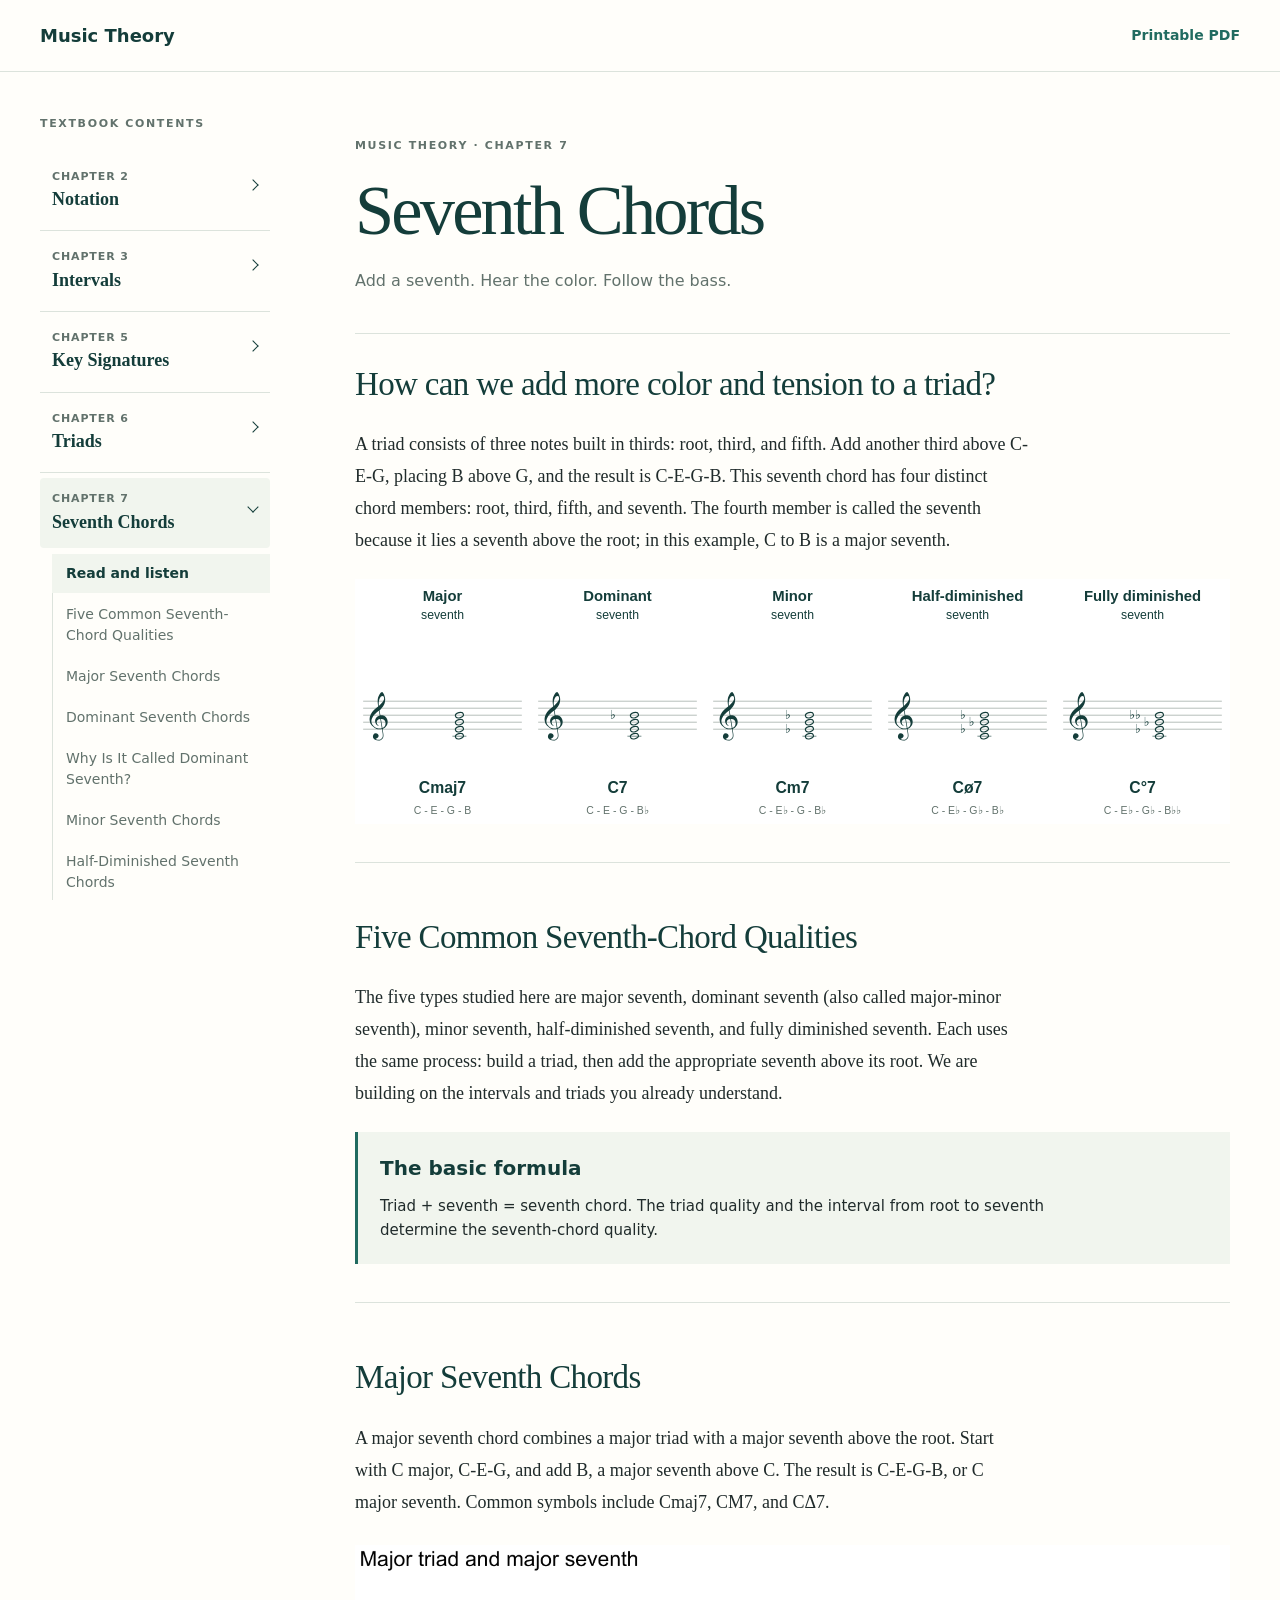
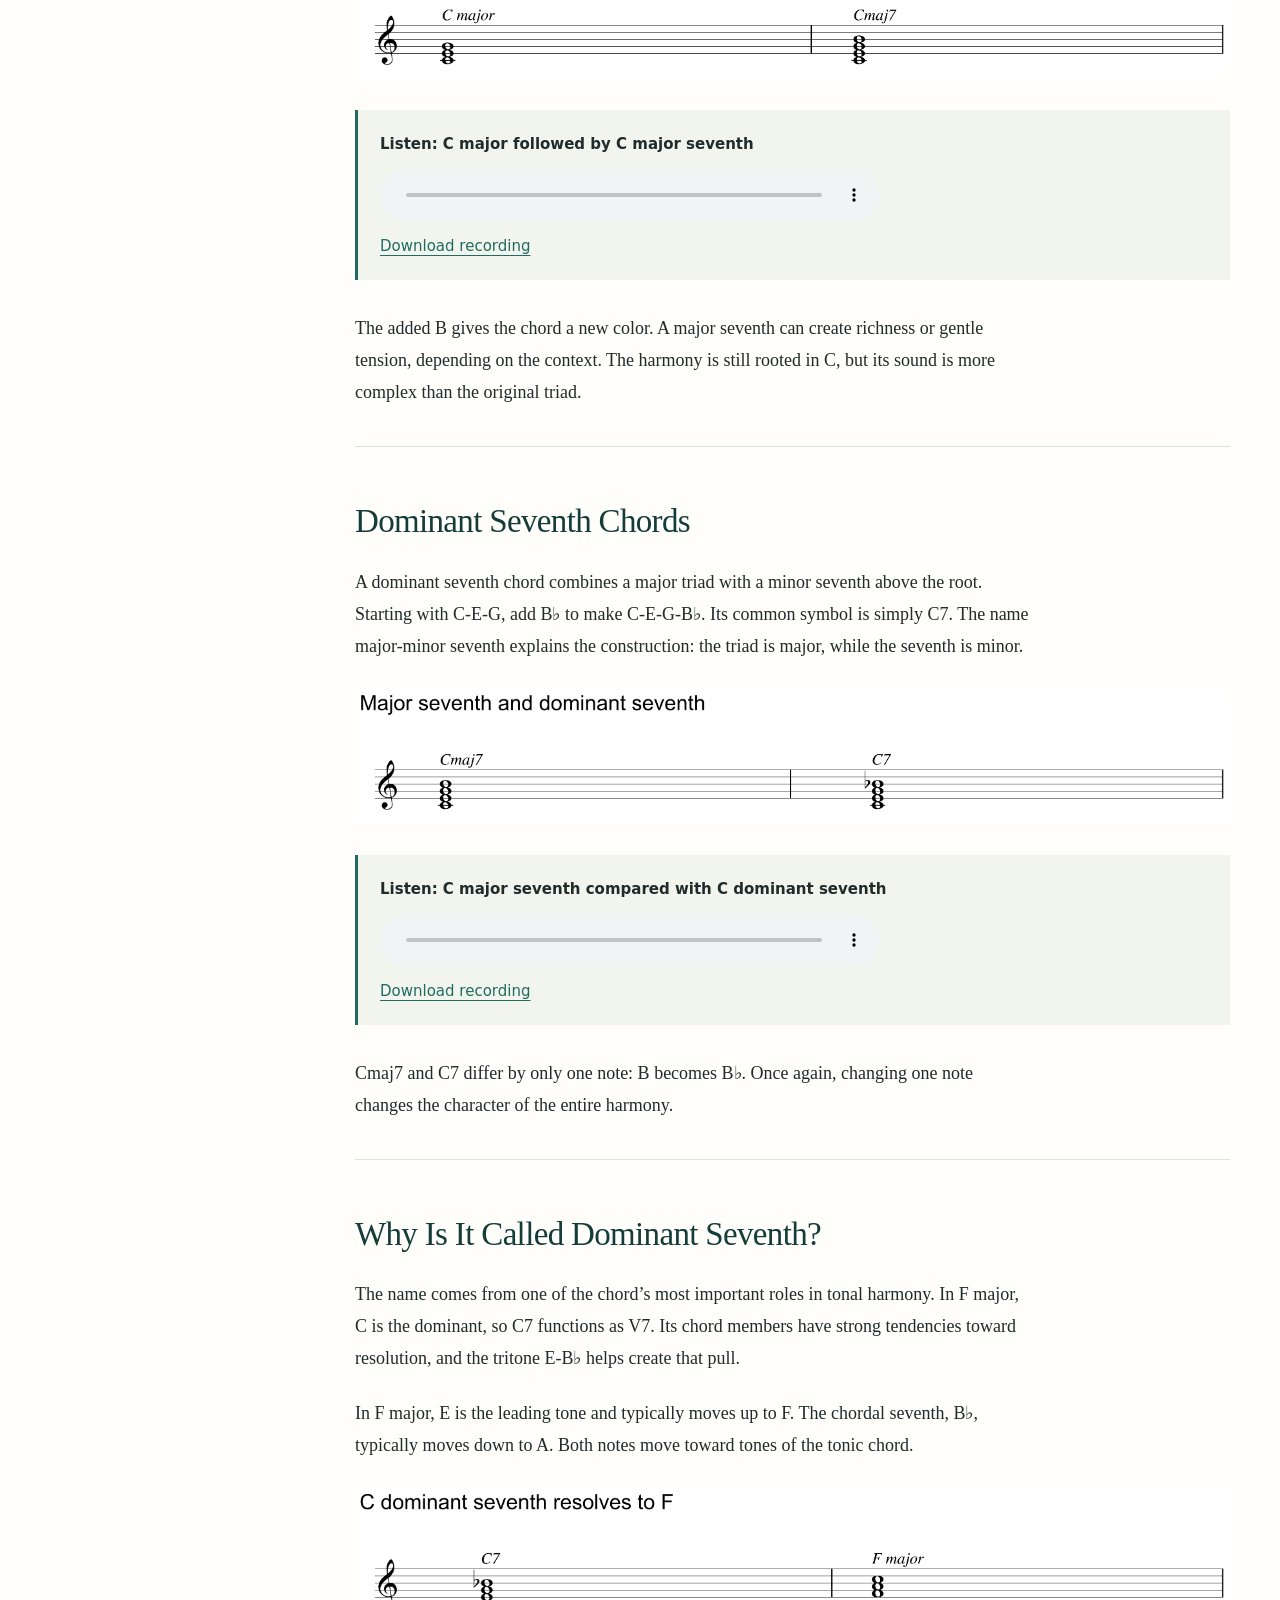
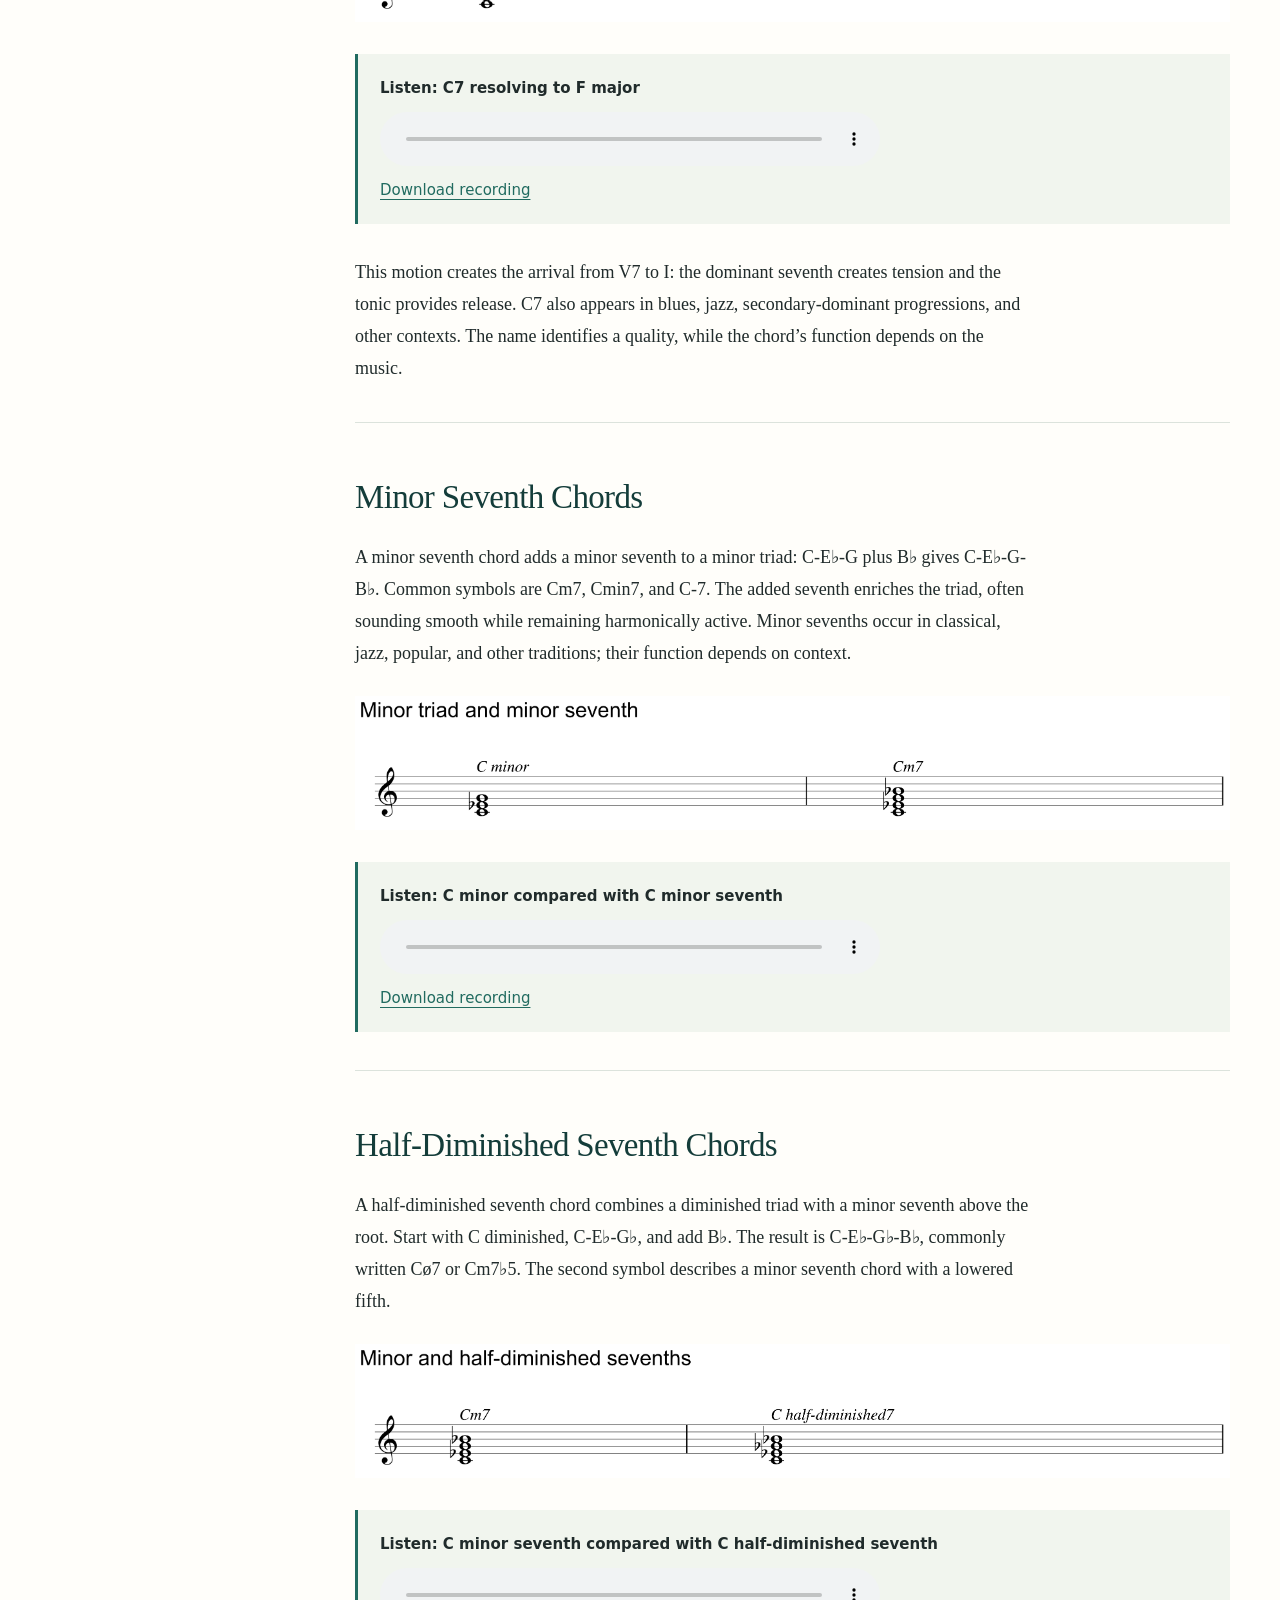
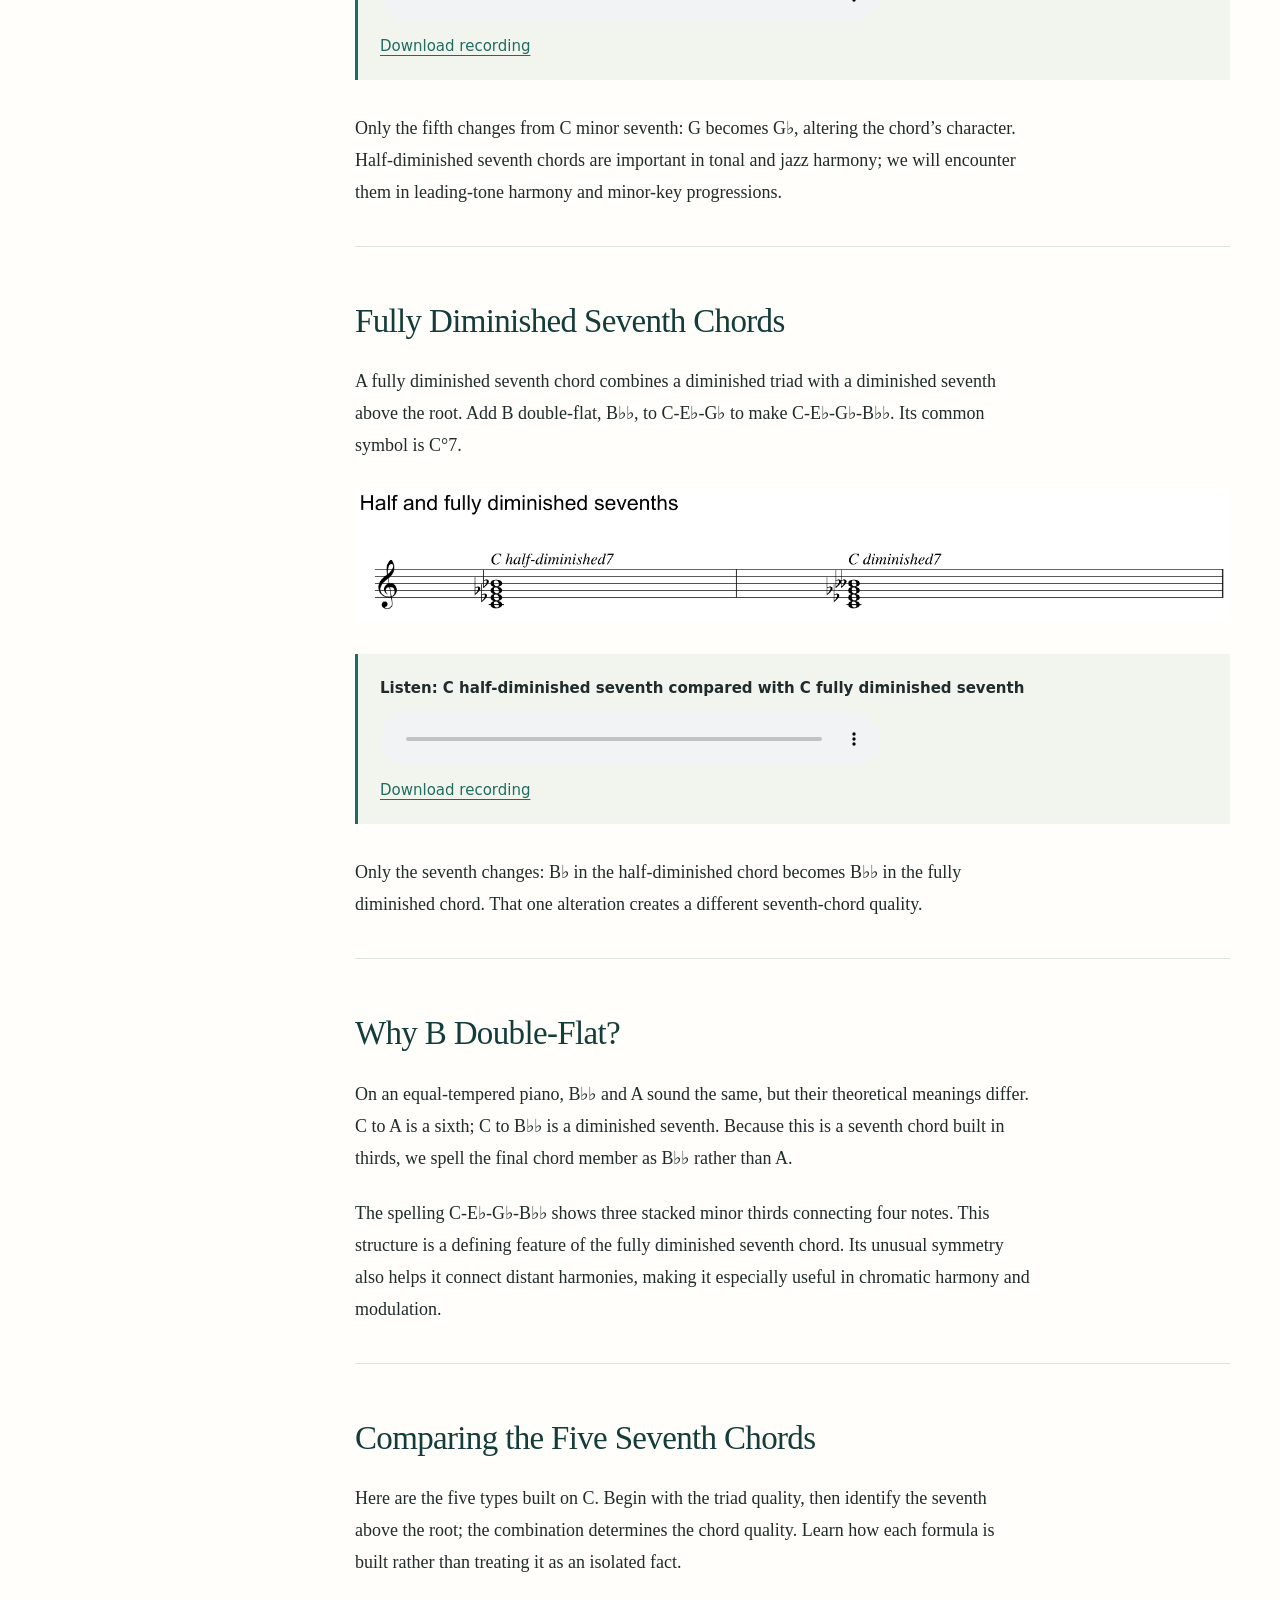
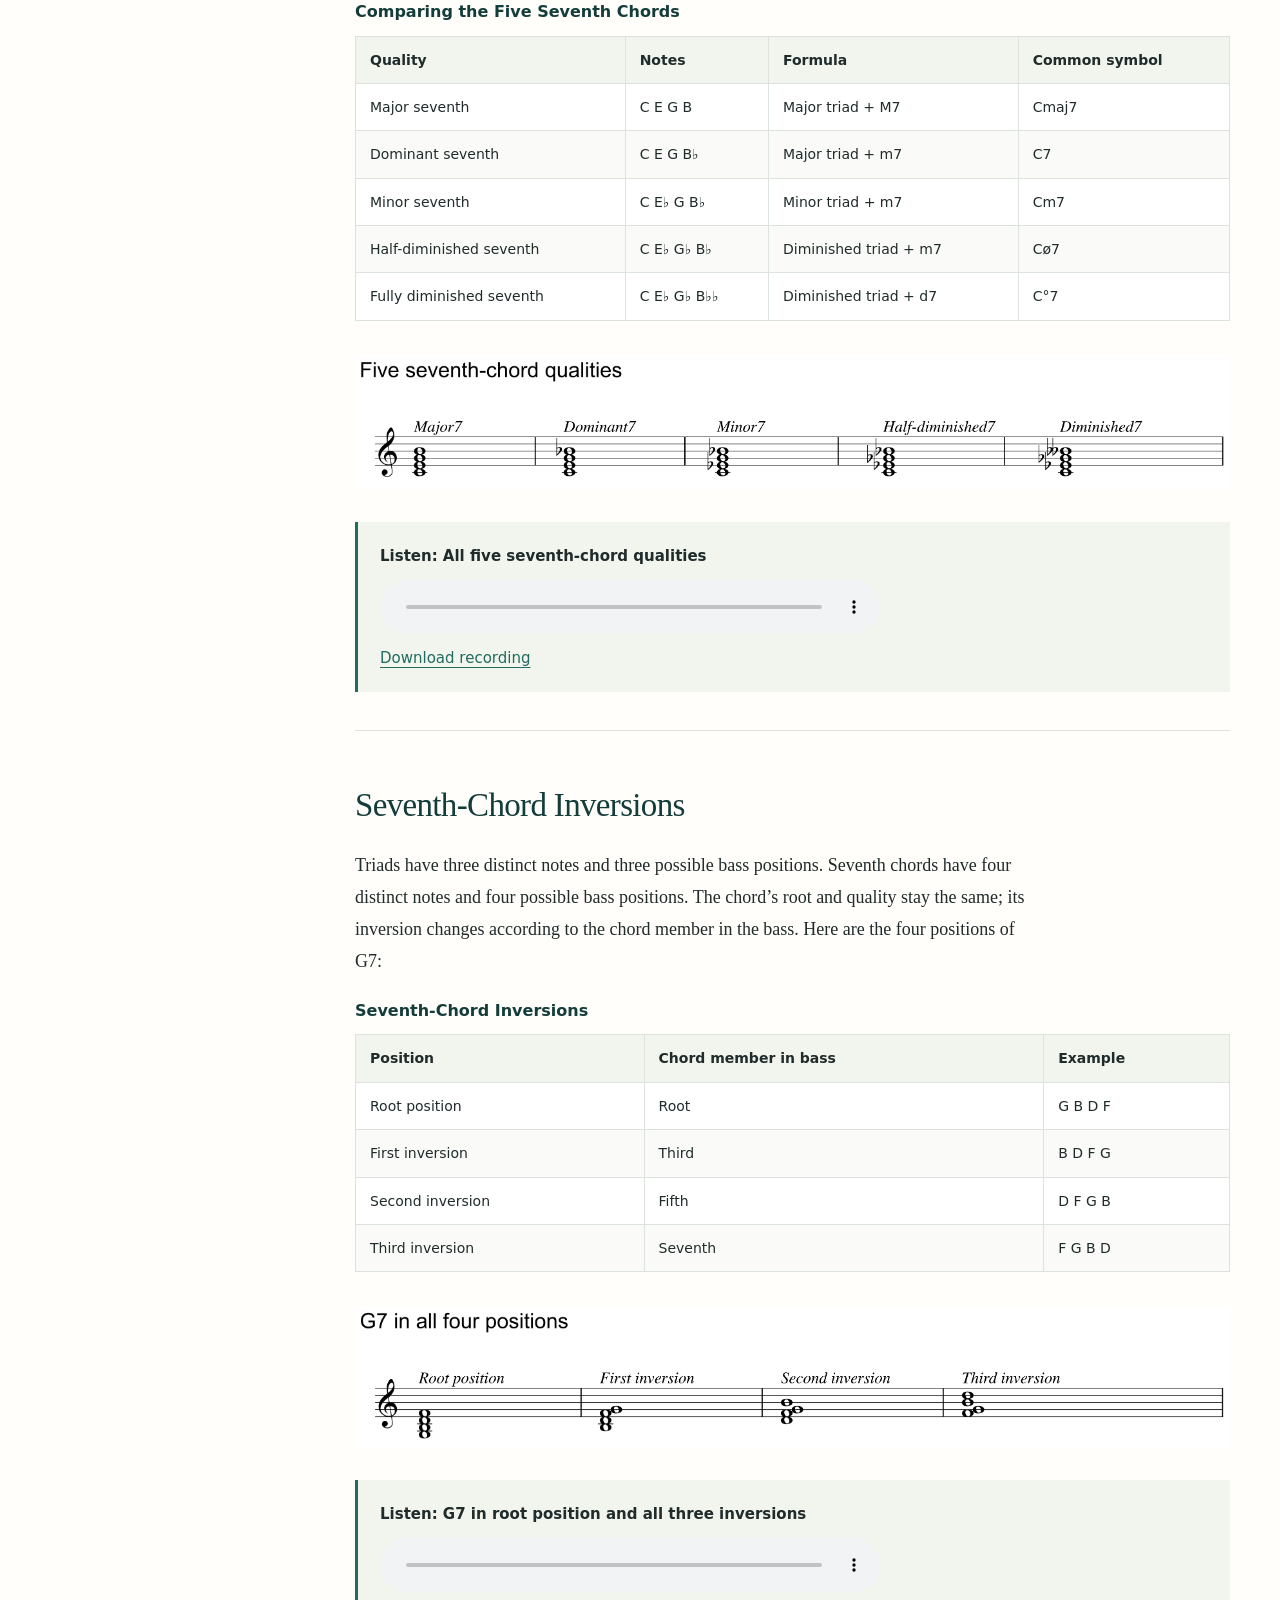
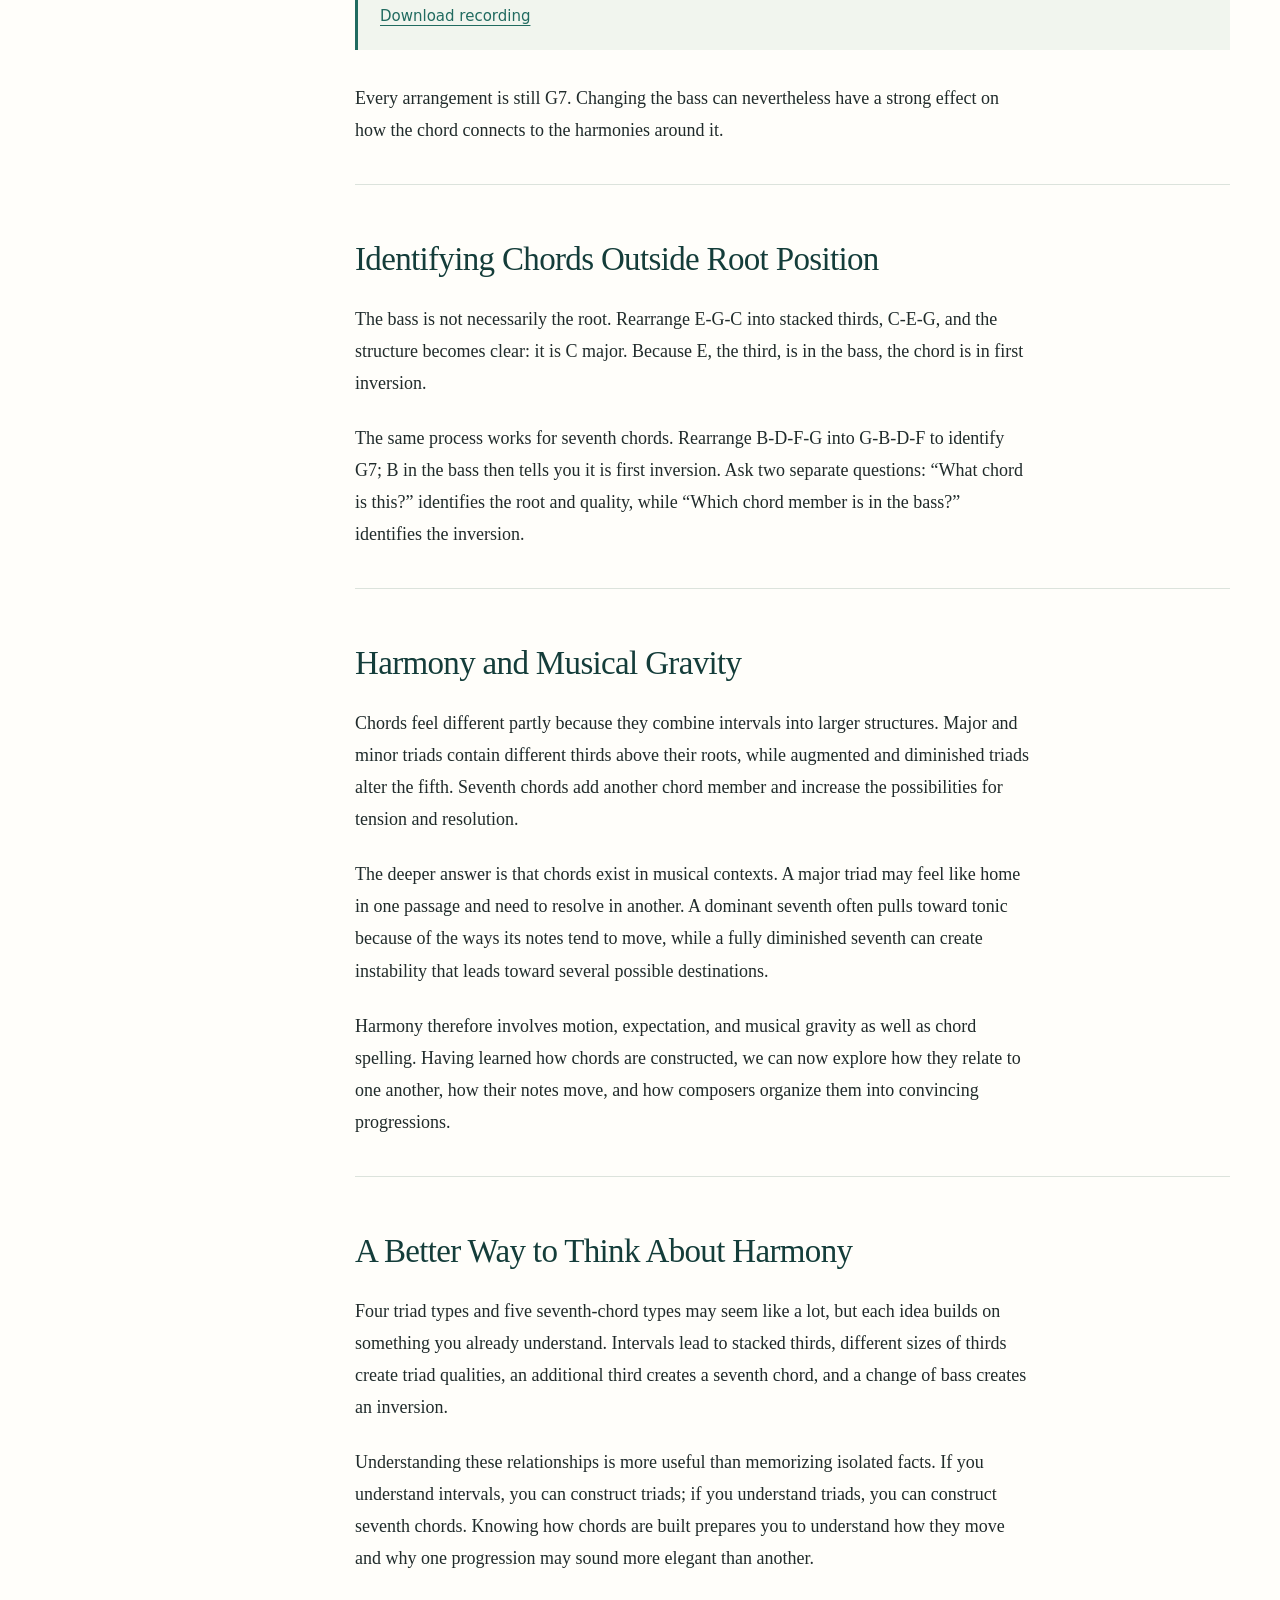
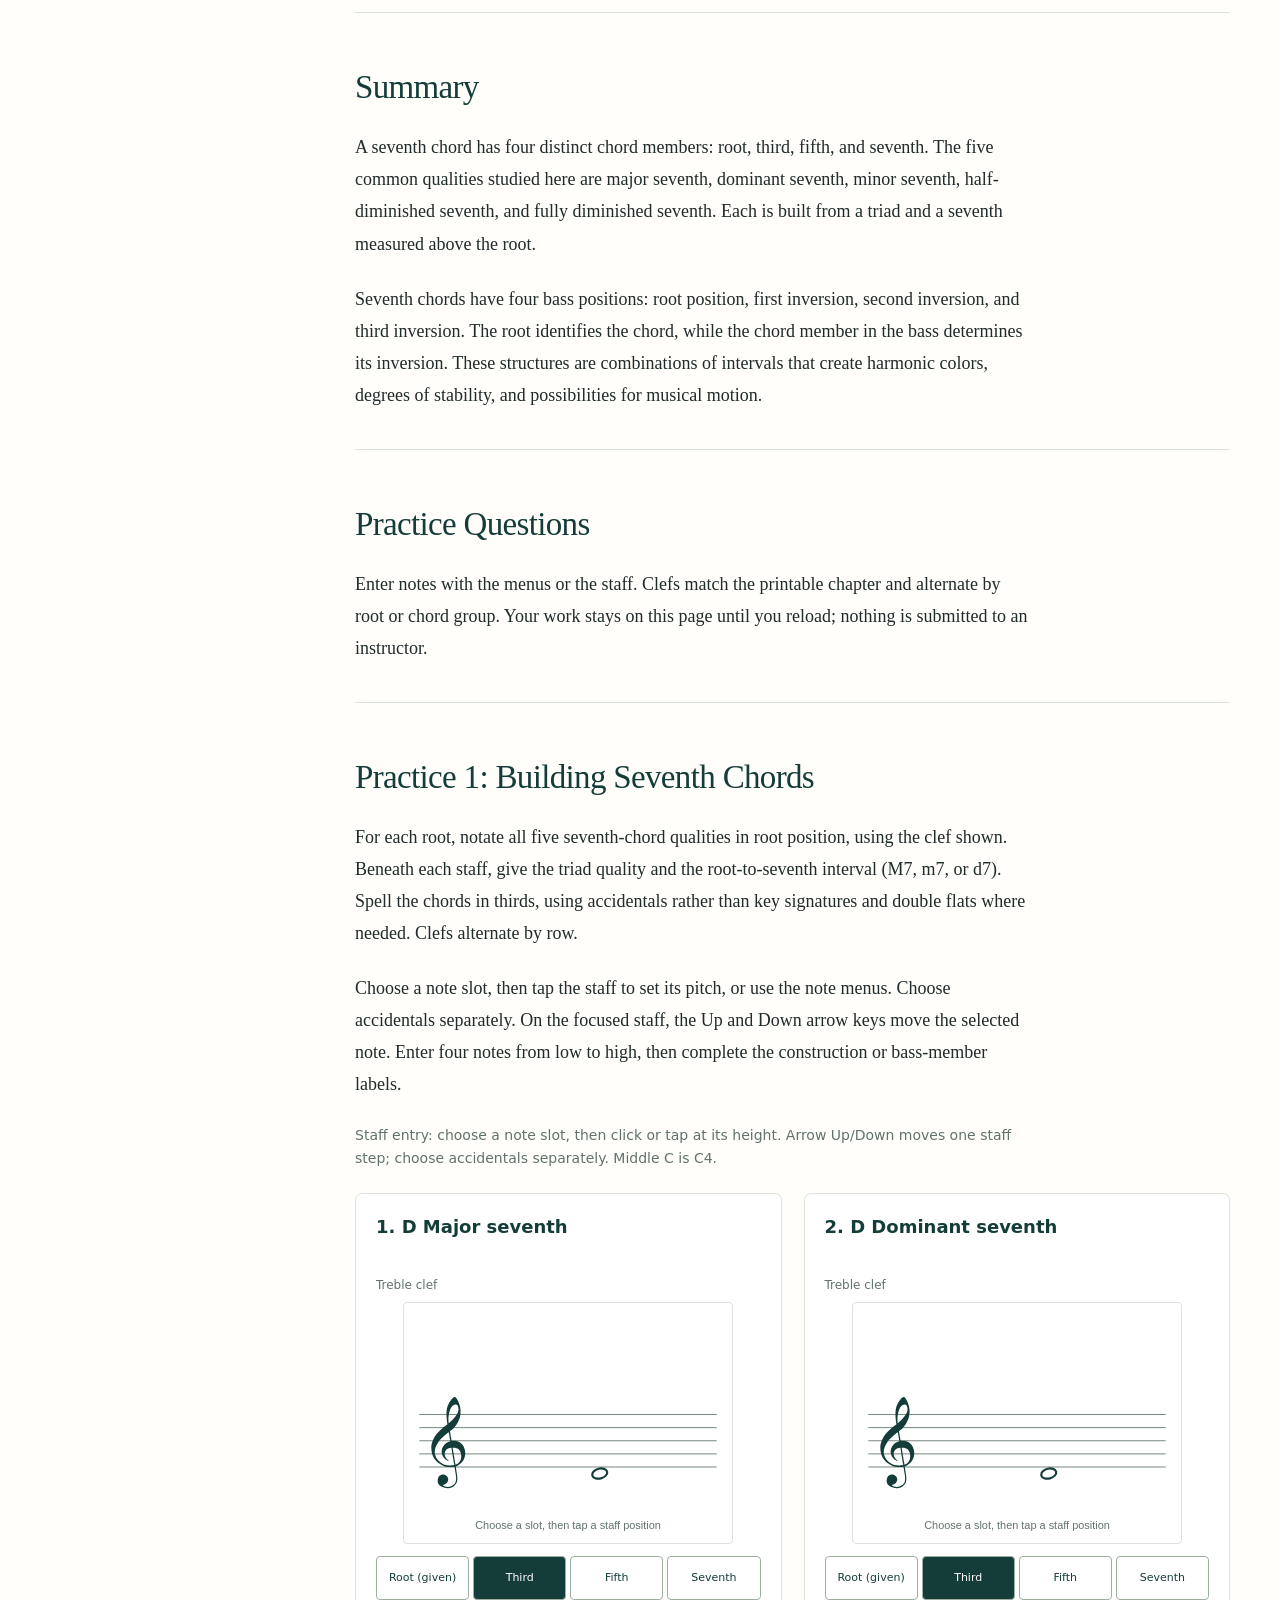
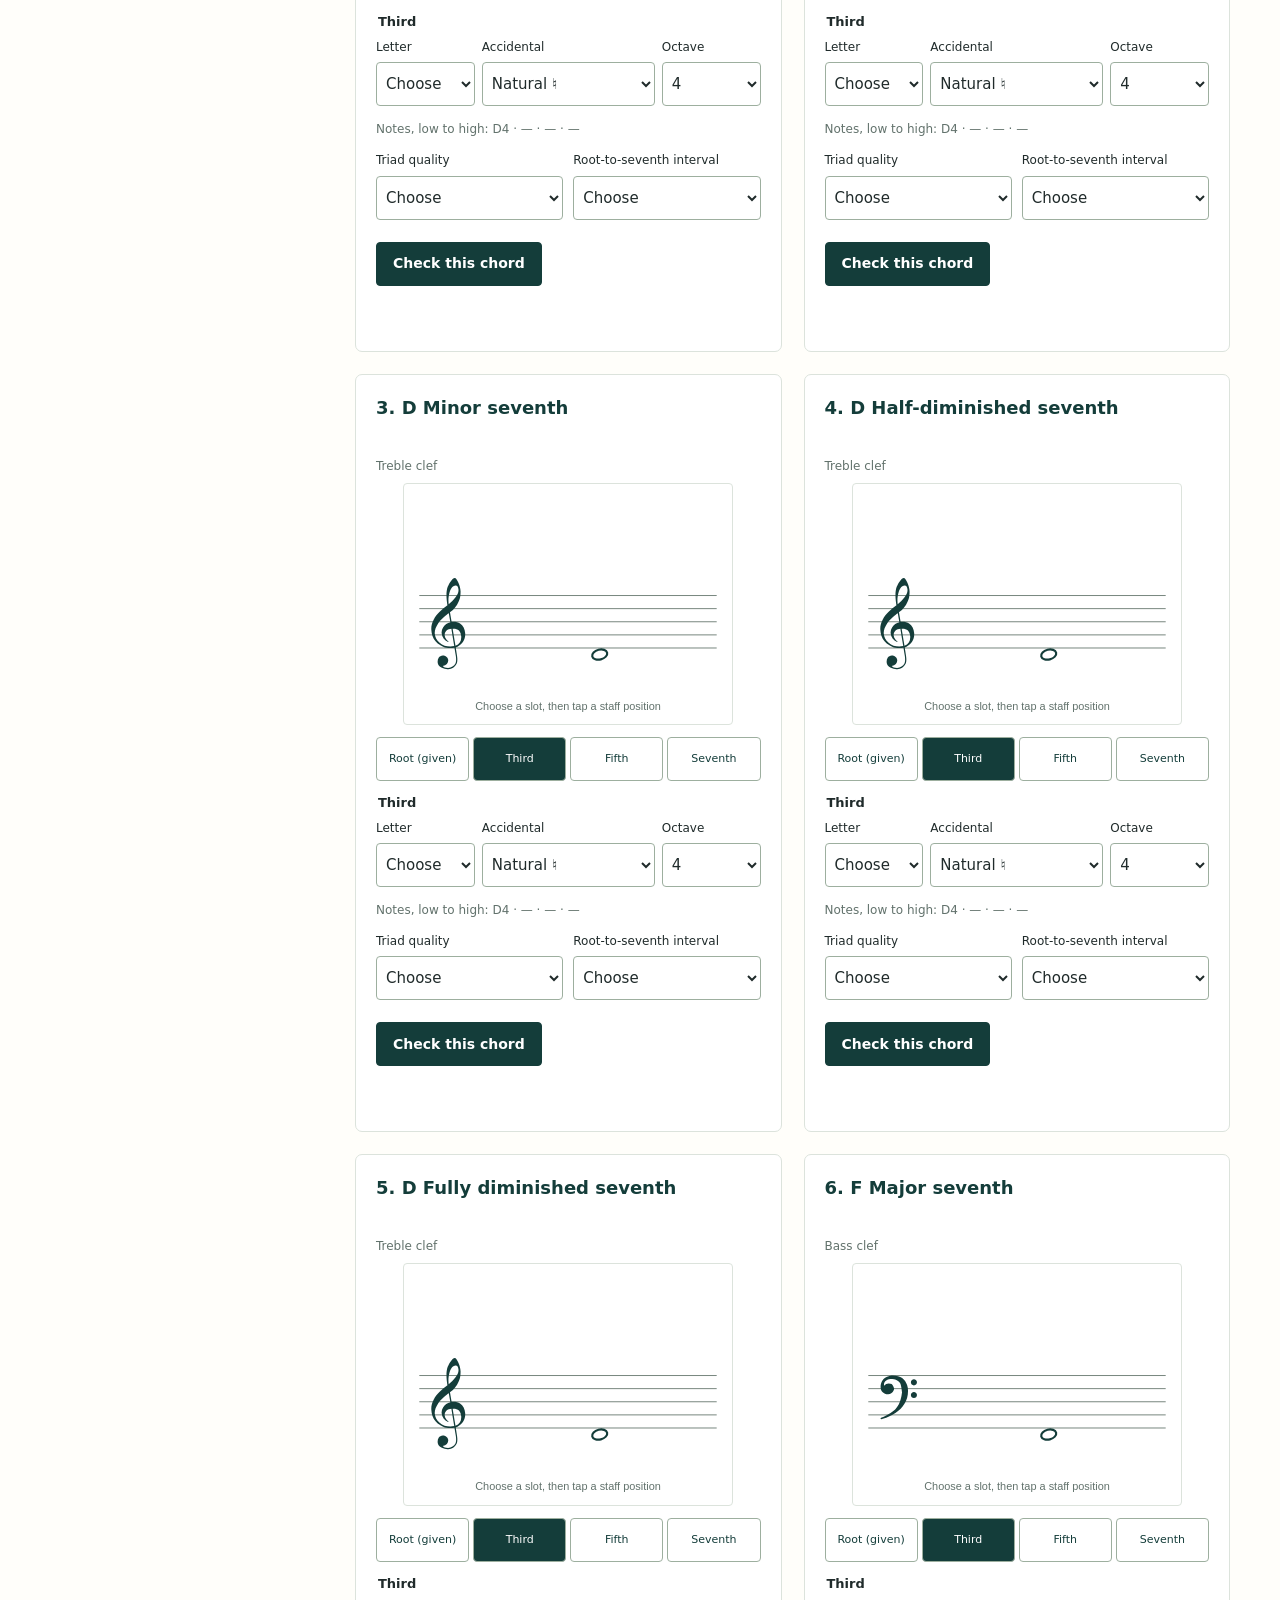
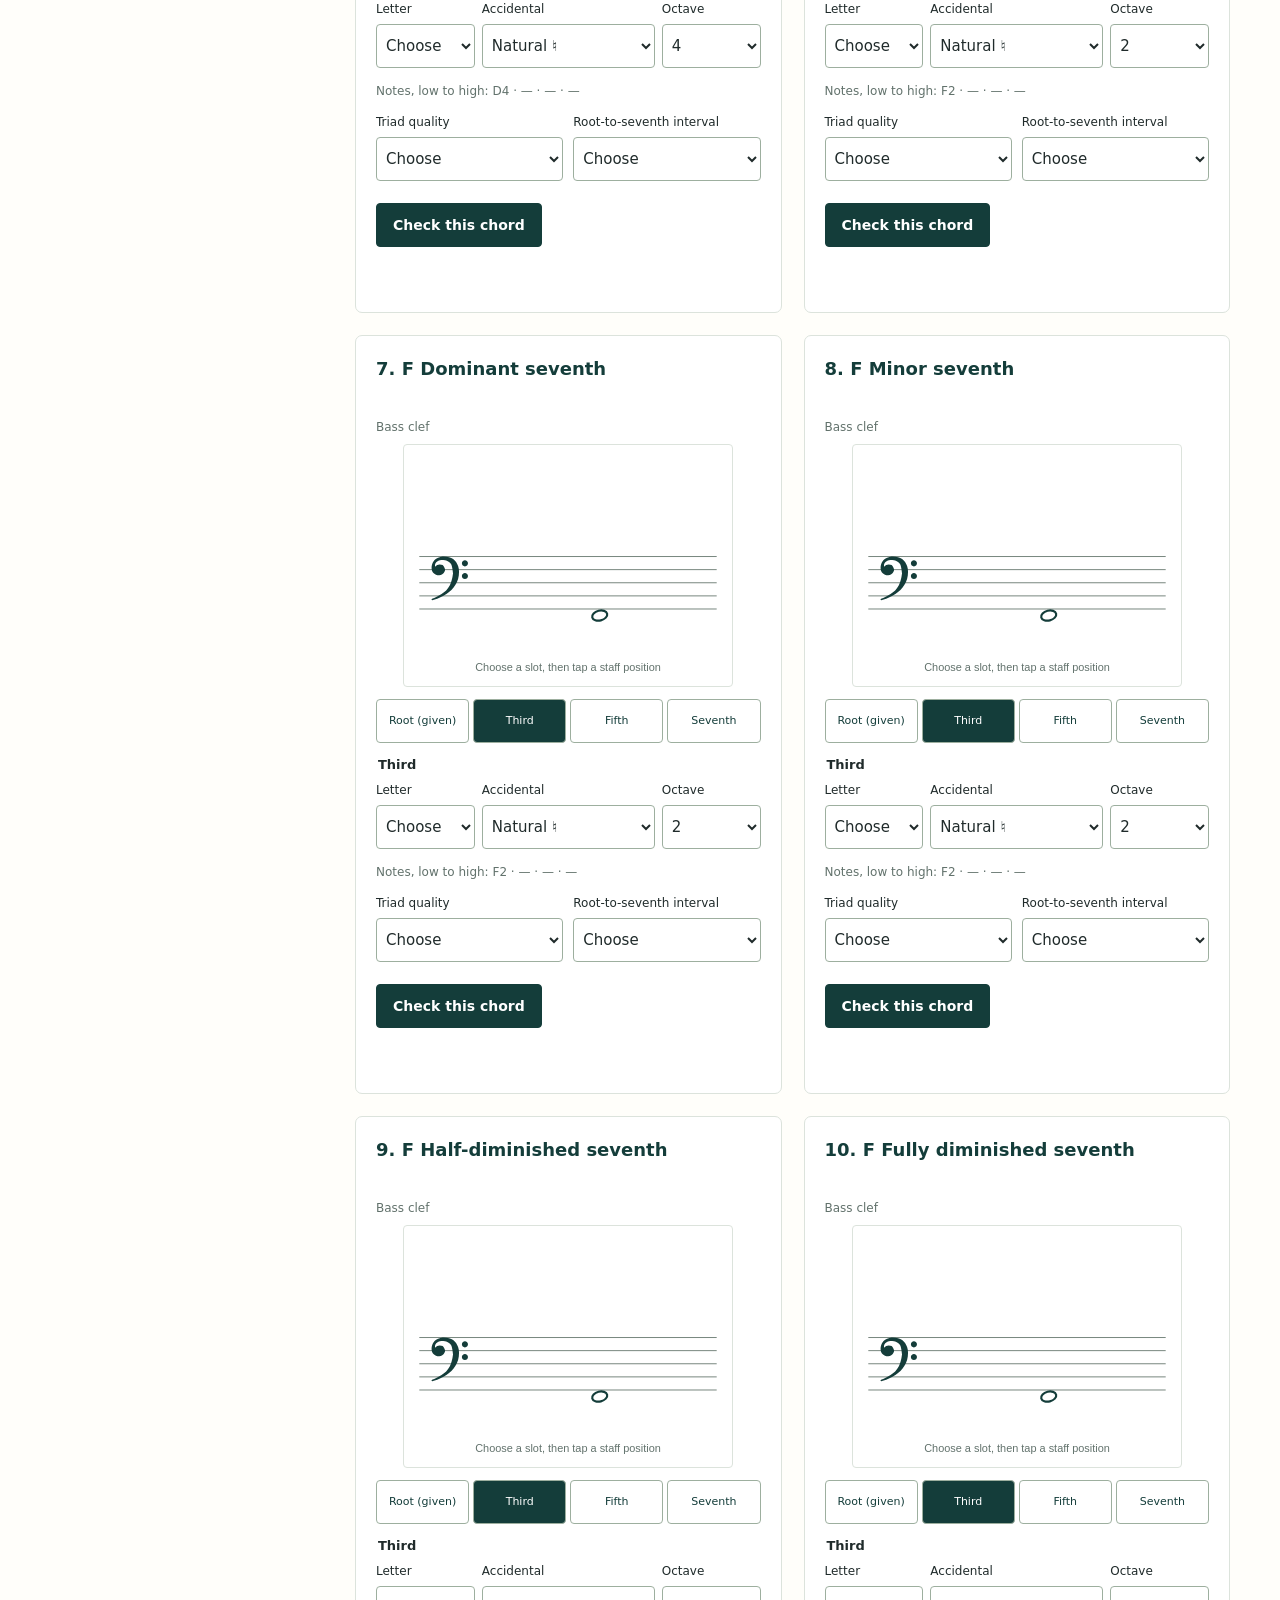
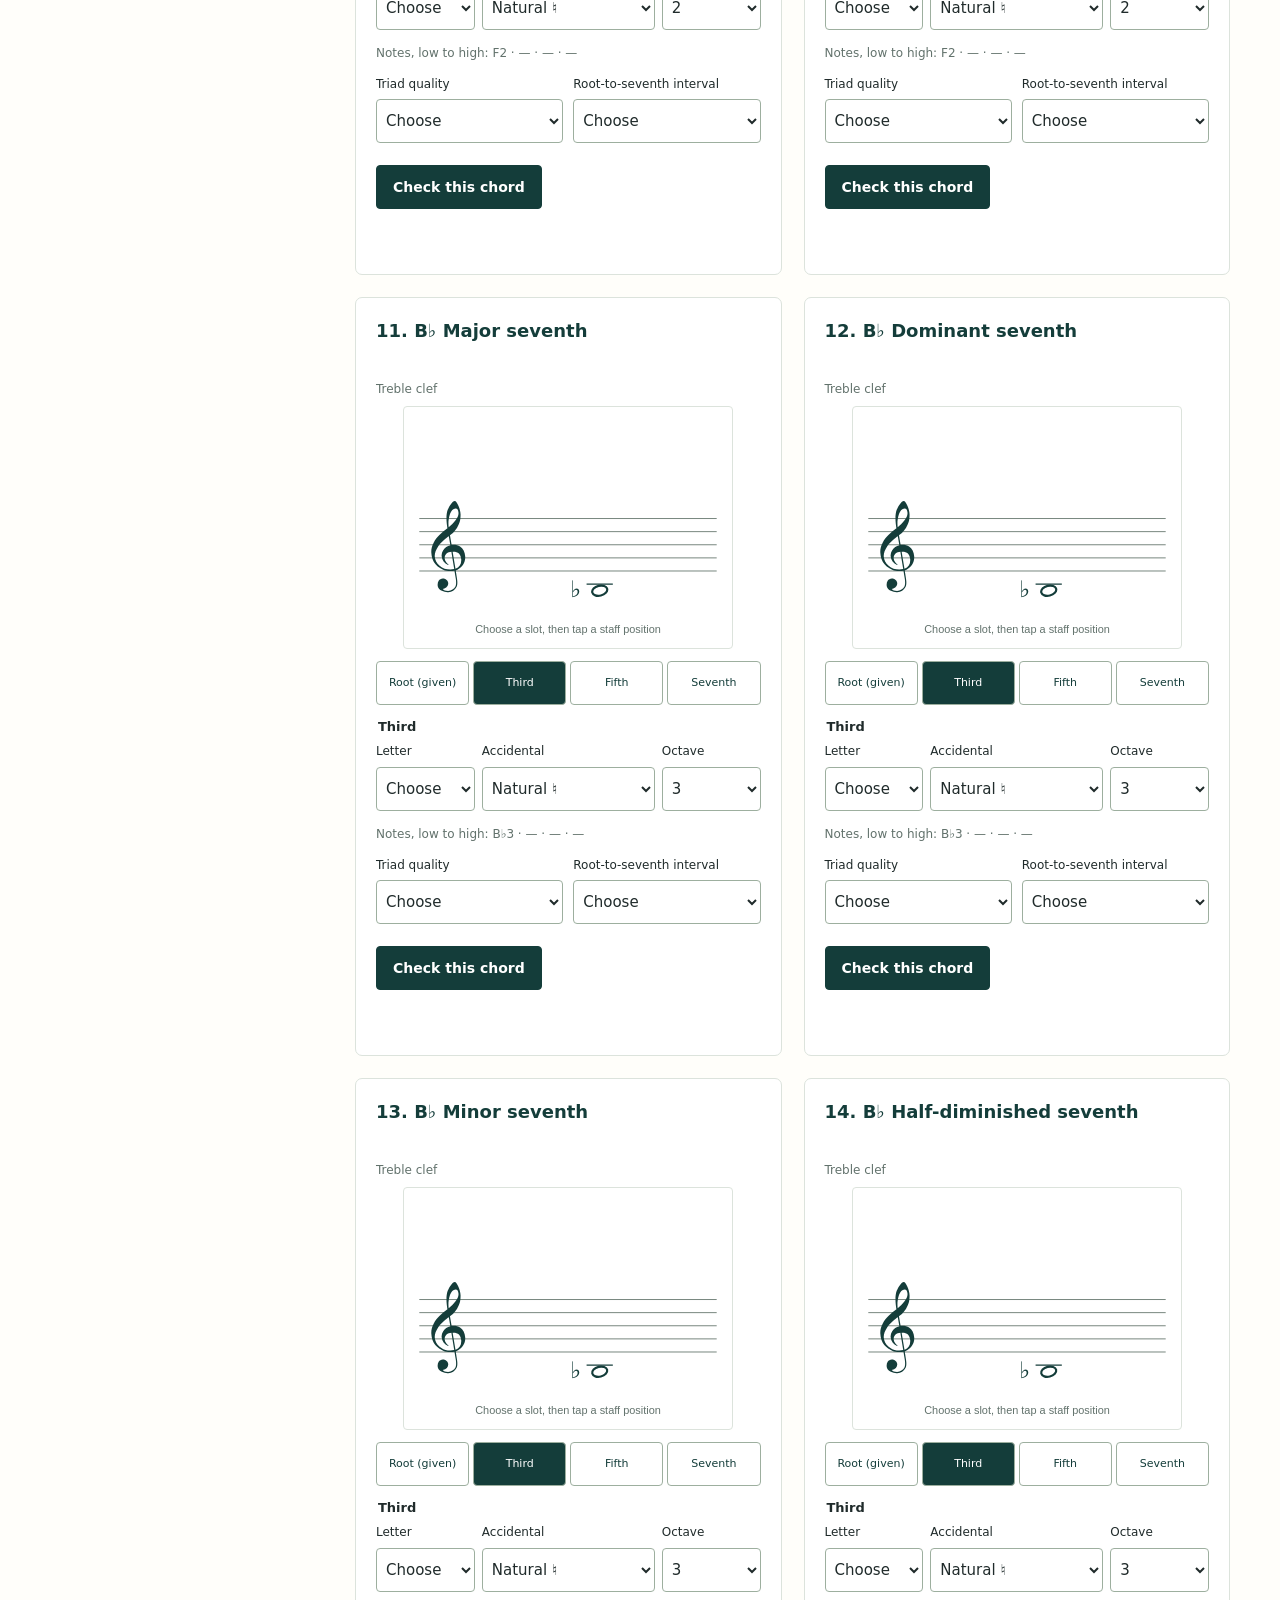
<file: chapter-7/index.html>
<!doctype html><html lang="en"><head><meta charset="utf-8"><meta name="viewport" content="width=device-width,initial-scale=1"><meta name="description" content="Chapter 7 Seventh Chords: hear eight examples, build and identify five chord qualities, and practice four inversions in treble and bass clefs."><meta name="theme-color" content="#143d3a"><title>Chapter 7 · Seventh Chords</title><link rel="stylesheet" href="../styles.css"><link rel="stylesheet" href="../chapter-5/styles.css"><link rel="stylesheet" href="../chapter-6/styles.css"><link rel="stylesheet" href="styles.css"><link rel="stylesheet" href="../book-navigation.css"><script src="seventh-data.js" defer></script><script src="theory.js" defer></script><script src="app.js" defer></script><script src="../book-navigation.js" defer></script></head><body><a class="skip-link" href="#main">Skip to chapter</a><div class="reading-progress" aria-hidden="true"></div><header class="site-header"><a class="book-title" href="../">Music Theory</a><div class="header-actions"><a href="assets/chapter-7-print.pdf?v=c81e023908c5" download>Printable PDF</a><button type="button" id="menu-toggle" aria-expanded="false" aria-controls="chapter-navigation">Contents</button></div></header><div class="book-layout"><aside class="sidebar" id="chapter-navigation"><p class="eyebrow">Textbook contents</p><nav class="book-chapters" aria-label="Textbook chapters"><details class="chapter-group"><summary><span class="chapter-number">Chapter 2</span><span class="chapter-name">Notation</span></summary><div class="chapter-topics"><a href="../#opening">Read and listen</a><a href="../#pitch">Notating Pitch</a><a href="../#accidentals">Accidentals</a><a href="../#practicing">A Quick Note on Practicing</a><a href="../#rhythm">Rhythmic Notation</a><a href="../#dots">Dotted Rhythms</a><a href="../#meter">Meter and Time Signatures</a><a href="../#score-practice">Read the score</a><a href="../#practice">Practice exercise</a></div></details><details class="chapter-group"><summary><span class="chapter-number">Chapter 3</span><span class="chapter-name">Intervals</span></summary><div class="chapter-topics"><a href="../chapter-3/#opening">Read and listen</a><a href="../chapter-3/#understanding">Understanding intervals</a><a href="../chapter-3/#interval-chart">Interval chart and audio</a><a href="../chapter-3/#enharmonic">Enharmonic intervals</a><a href="../chapter-3/#identify">Identify the interval</a><a href="../chapter-3/#construct">Write the upper note</a><a href="../chapter-3/#practice-online">Practice online</a></div></details><details class="chapter-group"><summary><span class="chapter-number">Chapter 5</span><span class="chapter-name">Key Signatures</span></summary><div class="chapter-topics"><a href="../chapter-5/#opening">Read and listen</a><a href="../chapter-5/#key-and-signature">Key vs. Key Signature</a><a href="../chapter-5/#why-signatures">Why Key Signatures Exist</a><a href="../chapter-5/#key-centers">The 12 Major Key Centers</a><a href="../chapter-5/#accidental-order">The Order of Flats and Sharps</a><a href="../chapter-5/#flat-keys">Finding Major Key Signatures with Flats</a><a href="../chapter-5/#flat-shortcut">The Shortcut for Flat Keys</a><a href="../chapter-5/#sharp-keys">Finding Major Key Signatures with Sharps</a><a href="../chapter-5/#sharp-shortcut">The Shortcut for Sharp Keys</a><a href="../chapter-5/#circle-reference">The Circle of Fifths</a><a href="../chapter-5/#related-keys">A Map of Musical Distance</a><a href="../chapter-5/#relative-minor">Major and Minor Key Signatures</a><a href="../chapter-5/#minor-accidentals">Key Signature vs. Actual Notes in Minor</a><a href="../chapter-5/#musical-context">Why This Matters</a><a href="../chapter-5/#practice">Practice</a><a href="../chapter-5/#identify">Practice Set 1: Identify the Major Key</a><a href="../chapter-5/#count">Practice Set 2: Name the Number of Sharps or Flats</a><a href="../chapter-5/#minor">Practice Set 3: Find the Relative Minor</a><a href="../chapter-5/#musical-challenge">Practice Set 4: Musical Challenge</a><a href="../chapter-5/#complete-circle">Practice Set 5: Complete the Circle of Fifths</a><a href="../chapter-5/#practice-online">Practice online</a><a href="../chapter-5/#printable">Printable chapter</a></div></details><details class="chapter-group"><summary><span class="chapter-number">Chapter 6</span><span class="chapter-name">Triads</span></summary><div class="chapter-topics"><a href="../chapter-6/#opening">Read and listen</a><a href="../chapter-6/#intervals-to-chords">From Intervals to Chords</a><a href="../chapter-6/#tertian">What Is Tertian Harmony?</a><a href="../chapter-6/#triad-members">What Is a Triad?</a><a href="../chapter-6/#four-types">The Four Types of Triads</a><a href="../chapter-6/#major">Major Triads</a><a href="../chapter-6/#minor">Minor Triads</a><a href="../chapter-6/#augmented">Augmented Triads</a><a href="../chapter-6/#diminished">Diminished Triads</a><a href="../chapter-6/#compare">Comparing All Four Triads</a><a href="../chapter-6/#relationships">A Better Way to Think About Triads</a><a href="../chapter-6/#construction">How to Build Any Triad</a><a href="../chapter-6/#gravity">Triads and Musical Gravity</a><a href="../chapter-6/#inversions">Triad Inversions</a><a href="../chapter-6/#bass-and-root">Bass and Root Are Not the Same Thing</a><a href="../chapter-6/#voicing">Inversion vs. Voicing</a><a href="../chapter-6/#summary">Summary</a><a href="../chapter-6/#challenge">Musical Challenge</a><a href="../chapter-6/#practice">Practice Questions</a><a href="../chapter-6/#build">Practice 1: Building Triads</a><a href="../chapter-6/#identify">Practice 2: Identifying Triads</a><a href="../chapter-6/#invert">Practice 3: Triad Inversions</a><a href="../chapter-6/#practice-online">Practice online</a><a href="../chapter-6/#ear-training">Practice 4: Ear Training</a><a href="../chapter-6/#printable">Printable chapter</a></div></details><details class="chapter-group is-current-chapter" data-current-chapter open><summary><span class="chapter-number">Chapter 7</span><span class="chapter-name">Seventh Chords</span><span class="nav-sr-only"> (current chapter)</span></summary><div class="chapter-topics"><a href="#opening">Read and listen</a><a href="#five-types">Five Common Seventh-Chord Qualities</a><a href="#major-seventh">Major Seventh Chords</a><a href="#dominant-seventh">Dominant Seventh Chords</a><a href="#dominant-function">Why Is It Called Dominant Seventh?</a><a href="#minor-seventh">Minor Seventh Chords</a><a href="#half-diminished">Half-Diminished Seventh Chords</a><a href="#fully-diminished">Fully Diminished Seventh Chords</a><a href="#spelling">Why B Double-Flat?</a><a href="#compare">Comparing the Five Seventh Chords</a><a href="#inversions">Seventh-Chord Inversions</a><a href="#identify-inversions">Identifying Chords Outside Root Position</a><a href="#gravity">Harmony and Musical Gravity</a><a href="#relationships">A Better Way to Think About Harmony</a><a href="#summary">Summary</a><a href="#practice">Practice Questions</a><a href="#build">Practice 1: Building Seventh Chords</a><a href="#identify">Practice 2: Identifying Seventh Chords</a><a href="#invert">Practice 3: Seventh-Chord Inversions</a><a href="#practice-online">Practice online</a><a href="#aural-practice">Aural practice</a><a href="#printable">Printable chapter</a></div></details><details class="chapter-group"><summary><span class="chapter-number">Chapter 9</span><span class="chapter-name">Roman Numerals</span></summary><div class="chapter-topics"><a href="../chapter-9/#opening">Read and listen</a><a href="../chapter-9/#build-from-scale">Building Chords from a Scale</a><a href="../chapter-9/#diatonic-pattern">The Pattern of Diatonic Triads</a><a href="../chapter-9/#diatonic">What Does Diatonic Mean?</a><a href="../chapter-9/#roman-numerals">Roman Numerals</a><a href="../chapter-9/#capitalization">Uppercase and Lowercase Roman Numerals</a><a href="../chapter-9/#different-keys">The Same Progression in Different Keys</a><a href="../chapter-9/#function">Chord Identity and Harmonic Function</a><a href="../chapter-9/#minor-keys">What About Minor Keys?</a><a href="../chapter-9/#leading-tone">The Leading Tone and the Major Dominant</a><a href="../chapter-9/#gravity">Roman Numerals and Musical Gravity</a><a href="../chapter-9/#summary">Summary</a><a href="../chapter-9/#practice">Practice Questions</a><a href="../chapter-9/#build">Practice 1: Diatonic Triads</a><a href="../chapter-9/#identify">Practice 2: Roman Numeral Identification</a><a href="../chapter-9/#minor">Practice 3: Roman Numerals in Minor</a><a href="../chapter-9/#printable">Printable chapter</a></div></details></nav><p class="sidebar-note">Read at your own pace.<br>Listen as often as you need.</p></aside><main id="main"><section id="opening"><header class="chapter-heading"><p class="eyebrow">Music Theory · Chapter 7</p><h1>Seventh Chords</h1><p class="chapter-deck">Add a seventh. Hear the color. Follow the bass.</p></header><h2>How can we add more color and tension to a triad?</h2><p>A triad consists of three notes built in thirds: root, third, and fifth. Add another third above C-E-G, placing B above G, and the result is C-E-G-B. This seventh chord has four distinct chord members: root, third, fifth, and seventh. The fourth member is called the seventh because it lies a seventh above the root; in this example, C to B is a major seventh.</p><div class="seventh-overview"><figure class="notation"><button class="image-zoom" type="button" data-image="assets/seventh-overview.svg" data-alt="Five common seventh chords on C: Cmaj7, C7, Cm7, Cø7, and C°7; all four notes are shown on each staff." aria-label="Enlarge Five common seventh chords on C: Cmaj7, C7, Cm7, Cø7, and C°7; all four notes are shown on each staff."><img src="assets/seventh-overview.svg" alt="Five common seventh chords on C: Cmaj7, C7, Cm7, Cø7, and C°7; all four notes are shown on each staff." loading="lazy"><span class="zoom-label">Enlarge</span></button></figure></div></section><section id="five-types"><h2>Five Common Seventh-Chord Qualities</h2><p>The five types studied here are major seventh, dominant seventh (also called major-minor seventh), minor seventh, half-diminished seventh, and fully diminished seventh. Each uses the same process: build a triad, then add the appropriate seventh above its root. We are building on the intervals and triads you already understand.</p><div class="pattern-card"><h3>The basic formula</h3><p>Triad + seventh = seventh chord. The triad quality and the interval from root to seventh determine the seventh-chord quality.</p></div></section><section id="major-seventh"><h2>Major Seventh Chords</h2><p>A major seventh chord combines a major triad with a major seventh above the root. Start with C major, C-E-G, and add B, a major seventh above C. The result is C-E-G-B, or C major seventh. Common symbols include Cmaj7, CM7, and CΔ7.</p><figure class="notation"><button class="image-zoom" type="button" data-image="assets/H-10.png" data-alt="C major followed by C major seventh; C major: C-E-G. Cmaj7: C-E-G-B." aria-label="Enlarge C major followed by C major seventh; C major: C-E-G. Cmaj7: C-E-G-B."><img src="assets/H-10.png" alt="C major followed by C major seventh; C major: C-E-G. Cmaj7: C-E-G-B." loading="lazy"><span class="zoom-label">Enlarge</span></button></figure><div class="inline-player"><p><strong>Listen: C major followed by C major seventh</strong></p><audio controls preload="none" src="assets/h-10.mp3?v=92208ed1dfb5" aria-label="Listen to C major followed by C major seventh">Your browser does not support audio playback.</audio><a href="assets/h-10.mp3?v=92208ed1dfb5" download>Download recording</a></div><p>The added B gives the chord a new color. A major seventh can create richness or gentle tension, depending on the context. The harmony is still rooted in C, but its sound is more complex than the original triad.</p></section><section id="dominant-seventh"><h2>Dominant Seventh Chords</h2><p>A dominant seventh chord combines a major triad with a minor seventh above the root. Starting with C-E-G, add B♭ to make C-E-G-B♭. Its common symbol is simply C7. The name major-minor seventh explains the construction: the triad is major, while the seventh is minor.</p><figure class="notation"><button class="image-zoom" type="button" data-image="assets/H-11.png" data-alt="C major seventh compared with C dominant seventh; Cmaj7: C-E-G-B. C7: C-E-G-B♭." aria-label="Enlarge C major seventh compared with C dominant seventh; Cmaj7: C-E-G-B. C7: C-E-G-B♭."><img src="assets/H-11.png" alt="C major seventh compared with C dominant seventh; Cmaj7: C-E-G-B. C7: C-E-G-B♭." loading="lazy"><span class="zoom-label">Enlarge</span></button></figure><div class="inline-player"><p><strong>Listen: C major seventh compared with C dominant seventh</strong></p><audio controls preload="none" src="assets/h-11.mp3?v=c0454fadaccb" aria-label="Listen to C major seventh compared with C dominant seventh">Your browser does not support audio playback.</audio><a href="assets/h-11.mp3?v=c0454fadaccb" download>Download recording</a></div><p>Cmaj7 and C7 differ by only one note: B becomes B♭. Once again, changing one note changes the character of the entire harmony.</p></section><section id="dominant-function"><h2>Why Is It Called Dominant Seventh?</h2><p>The name comes from one of the chord’s most important roles in tonal harmony. In F major, C is the dominant, so C7 functions as V7. Its chord members have strong tendencies toward resolution, and the tritone E-B♭ helps create that pull.</p><p>In F major, E is the leading tone and typically moves up to F. The chordal seventh, B♭, typically moves down to A. Both notes move toward tones of the tonic chord.</p><figure class="notation"><button class="image-zoom" type="button" data-image="assets/H-12.png" data-alt="C7 resolving to F major; C7 → F major. The leading tone E moves toward F; B♭ moves toward A." aria-label="Enlarge C7 resolving to F major; C7 → F major. The leading tone E moves toward F; B♭ moves toward A."><img src="assets/H-12.png" alt="C7 resolving to F major; C7 → F major. The leading tone E moves toward F; B♭ moves toward A." loading="lazy"><span class="zoom-label">Enlarge</span></button></figure><div class="inline-player"><p><strong>Listen: C7 resolving to F major</strong></p><audio controls preload="none" src="assets/h-12.mp3?v=57f741031407" aria-label="Listen to C7 resolving to F major">Your browser does not support audio playback.</audio><a href="assets/h-12.mp3?v=57f741031407" download>Download recording</a></div><p>This motion creates the arrival from V7 to I: the dominant seventh creates tension and the tonic provides release. C7 also appears in blues, jazz, secondary-dominant progressions, and other contexts. The name identifies a quality, while the chord’s function depends on the music.</p></section><section id="minor-seventh"><h2>Minor Seventh Chords</h2><p>A minor seventh chord adds a minor seventh to a minor triad: C-E♭-G plus B♭ gives C-E♭-G-B♭. Common symbols are Cm7, Cmin7, and C-7. The added seventh enriches the triad, often sounding smooth while remaining harmonically active. Minor sevenths occur in classical, jazz, popular, and other traditions; their function depends on context.</p><figure class="notation"><button class="image-zoom" type="button" data-image="assets/H-13.png" data-alt="C minor compared with C minor seventh; C minor: C-E♭-G. Cm7: C-E♭-G-B♭." aria-label="Enlarge C minor compared with C minor seventh; C minor: C-E♭-G. Cm7: C-E♭-G-B♭."><img src="assets/H-13.png" alt="C minor compared with C minor seventh; C minor: C-E♭-G. Cm7: C-E♭-G-B♭." loading="lazy"><span class="zoom-label">Enlarge</span></button></figure><div class="inline-player"><p><strong>Listen: C minor compared with C minor seventh</strong></p><audio controls preload="none" src="assets/h-13.mp3?v=c70879568b41" aria-label="Listen to C minor compared with C minor seventh">Your browser does not support audio playback.</audio><a href="assets/h-13.mp3?v=c70879568b41" download>Download recording</a></div></section><section id="half-diminished"><h2>Half-Diminished Seventh Chords</h2><p>A half-diminished seventh chord combines a diminished triad with a minor seventh above the root. Start with C diminished, C-E♭-G♭, and add B♭. The result is C-E♭-G♭-B♭, commonly written Cø7 or Cm7♭5. The second symbol describes a minor seventh chord with a lowered fifth.</p><figure class="notation"><button class="image-zoom" type="button" data-image="assets/H-14.png" data-alt="C minor seventh compared with C half-diminished seventh; Cm7: C-E♭-G-B♭. Cø7: C-E♭-G♭-B♭." aria-label="Enlarge C minor seventh compared with C half-diminished seventh; Cm7: C-E♭-G-B♭. Cø7: C-E♭-G♭-B♭."><img src="assets/H-14.png" alt="C minor seventh compared with C half-diminished seventh; Cm7: C-E♭-G-B♭. Cø7: C-E♭-G♭-B♭." loading="lazy"><span class="zoom-label">Enlarge</span></button></figure><div class="inline-player"><p><strong>Listen: C minor seventh compared with C half-diminished seventh</strong></p><audio controls preload="none" src="assets/h-14.mp3?v=b9ccb611e466" aria-label="Listen to C minor seventh compared with C half-diminished seventh">Your browser does not support audio playback.</audio><a href="assets/h-14.mp3?v=b9ccb611e466" download>Download recording</a></div><p>Only the fifth changes from C minor seventh: G becomes G♭, altering the chord’s character. Half-diminished seventh chords are important in tonal and jazz harmony; we will encounter them in leading-tone harmony and minor-key progressions.</p></section><section id="fully-diminished"><h2>Fully Diminished Seventh Chords</h2><p>A fully diminished seventh chord combines a diminished triad with a diminished seventh above the root. Add B double-flat, B♭♭, to C-E♭-G♭ to make C-E♭-G♭-B♭♭. Its common symbol is C°7.</p><figure class="notation"><button class="image-zoom" type="button" data-image="assets/H-15.png" data-alt="C half-diminished seventh compared with C fully diminished seventh; Cø7: C-E♭-G♭-B♭. C°7: C-E♭-G♭-B♭♭." aria-label="Enlarge C half-diminished seventh compared with C fully diminished seventh; Cø7: C-E♭-G♭-B♭. C°7: C-E♭-G♭-B♭♭."><img src="assets/H-15.png" alt="C half-diminished seventh compared with C fully diminished seventh; Cø7: C-E♭-G♭-B♭. C°7: C-E♭-G♭-B♭♭." loading="lazy"><span class="zoom-label">Enlarge</span></button></figure><div class="inline-player"><p><strong>Listen: C half-diminished seventh compared with C fully diminished seventh</strong></p><audio controls preload="none" src="assets/h-15.mp3?v=de21c3ec4057" aria-label="Listen to C half-diminished seventh compared with C fully diminished seventh">Your browser does not support audio playback.</audio><a href="assets/h-15.mp3?v=de21c3ec4057" download>Download recording</a></div><p>Only the seventh changes: B♭ in the half-diminished chord becomes B♭♭ in the fully diminished chord. That one alteration creates a different seventh-chord quality.</p></section><section id="spelling"><h2>Why B Double-Flat?</h2><p>On an equal-tempered piano, B♭♭ and A sound the same, but their theoretical meanings differ. C to A is a sixth; C to B♭♭ is a diminished seventh. Because this is a seventh chord built in thirds, we spell the final chord member as B♭♭ rather than A.</p><p>The spelling C-E♭-G♭-B♭♭ shows three stacked minor thirds connecting four notes. This structure is a defining feature of the fully diminished seventh chord. Its unusual symmetry also helps it connect distant harmonies, making it especially useful in chromatic harmony and modulation.</p></section><section id="compare"><h2>Comparing the Five Seventh Chords</h2><p>Here are the five types built on C. Begin with the triad quality, then identify the seventh above the root; the combination determines the chord quality. Learn how each formula is built rather than treating it as an isolated fact.</p><div class="table-scroll" tabindex="0" aria-label="Scrollable reference table"><table><caption>Comparing the Five Seventh Chords</caption><thead><tr><th scope="col">Quality</th><th scope="col">Notes</th><th scope="col">Formula</th><th scope="col">Common symbol</th></tr></thead><tbody><tr><td>Major seventh</td><td>C E G B</td><td>Major triad + M7</td><td>Cmaj7</td></tr><tr><td>Dominant seventh</td><td>C E G B♭</td><td>Major triad + m7</td><td>C7</td></tr><tr><td>Minor seventh</td><td>C E♭ G B♭</td><td>Minor triad + m7</td><td>Cm7</td></tr><tr><td>Half-diminished seventh</td><td>C E♭ G♭ B♭</td><td>Diminished triad + m7</td><td>Cø7</td></tr><tr><td>Fully diminished seventh</td><td>C E♭ G♭ B♭♭</td><td>Diminished triad + d7</td><td>C°7</td></tr></tbody></table></div><figure class="notation"><button class="image-zoom" type="button" data-image="assets/H-16.png" data-alt="All five seventh-chord qualities; Major seventh → dominant seventh → minor seventh → half-diminished seventh → fully diminished seventh." aria-label="Enlarge All five seventh-chord qualities; Major seventh → dominant seventh → minor seventh → half-diminished seventh → fully diminished seventh."><img src="assets/H-16.png" alt="All five seventh-chord qualities; Major seventh → dominant seventh → minor seventh → half-diminished seventh → fully diminished seventh." loading="lazy"><span class="zoom-label">Enlarge</span></button></figure><div class="inline-player"><p><strong>Listen: All five seventh-chord qualities</strong></p><audio controls preload="none" src="assets/h-16.mp3?v=5e339ad3bc18" aria-label="Listen to All five seventh-chord qualities">Your browser does not support audio playback.</audio><a href="assets/h-16.mp3?v=5e339ad3bc18" download>Download recording</a></div></section><section id="inversions"><h2>Seventh-Chord Inversions</h2><p>Triads have three distinct notes and three possible bass positions. Seventh chords have four distinct notes and four possible bass positions. The chord’s root and quality stay the same; its inversion changes according to the chord member in the bass. Here are the four positions of G7:</p><div class="table-scroll" tabindex="0" aria-label="Scrollable reference table"><table><caption>Seventh-Chord Inversions</caption><thead><tr><th scope="col">Position</th><th scope="col">Chord member in bass</th><th scope="col">Example</th></tr></thead><tbody><tr><td>Root position</td><td>Root</td><td>G B D F</td></tr><tr><td>First inversion</td><td>Third</td><td>B D F G</td></tr><tr><td>Second inversion</td><td>Fifth</td><td>D F G B</td></tr><tr><td>Third inversion</td><td>Seventh</td><td>F G B D</td></tr></tbody></table></div><figure class="notation"><button class="image-zoom" type="button" data-image="assets/H-17.png" data-alt="G7 in root position and all three inversions; All four positions contain G, B, D, and F; the lowest chord member changes." aria-label="Enlarge G7 in root position and all three inversions; All four positions contain G, B, D, and F; the lowest chord member changes."><img src="assets/H-17.png" alt="G7 in root position and all three inversions; All four positions contain G, B, D, and F; the lowest chord member changes." loading="lazy"><span class="zoom-label">Enlarge</span></button></figure><div class="inline-player"><p><strong>Listen: G7 in root position and all three inversions</strong></p><audio controls preload="none" src="assets/h-17.mp3?v=6323b2e8fdd6" aria-label="Listen to G7 in root position and all three inversions">Your browser does not support audio playback.</audio><a href="assets/h-17.mp3?v=6323b2e8fdd6" download>Download recording</a></div><p>Every arrangement is still G7. Changing the bass can nevertheless have a strong effect on how the chord connects to the harmonies around it.</p></section><section id="identify-inversions"><h2>Identifying Chords Outside Root Position</h2><p>The bass is not necessarily the root. Rearrange E-G-C into stacked thirds, C-E-G, and the structure becomes clear: it is C major. Because E, the third, is in the bass, the chord is in first inversion.</p><p>The same process works for seventh chords. Rearrange B-D-F-G into G-B-D-F to identify G7; B in the bass then tells you it is first inversion. Ask two separate questions: “What chord is this?” identifies the root and quality, while “Which chord member is in the bass?” identifies the inversion.</p></section><section id="gravity"><h2>Harmony and Musical Gravity</h2><p>Chords feel different partly because they combine intervals into larger structures. Major and minor triads contain different thirds above their roots, while augmented and diminished triads alter the fifth. Seventh chords add another chord member and increase the possibilities for tension and resolution.</p><p>The deeper answer is that chords exist in musical contexts. A major triad may feel like home in one passage and need to resolve in another. A dominant seventh often pulls toward tonic because of the ways its notes tend to move, while a fully diminished seventh can create instability that leads toward several possible destinations.</p><p>Harmony therefore involves motion, expectation, and musical gravity as well as chord spelling. Having learned how chords are constructed, we can now explore how they relate to one another, how their notes move, and how composers organize them into convincing progressions.</p></section><section id="relationships"><h2>A Better Way to Think About Harmony</h2><p>Four triad types and five seventh-chord types may seem like a lot, but each idea builds on something you already understand. Intervals lead to stacked thirds, different sizes of thirds create triad qualities, an additional third creates a seventh chord, and a change of bass creates an inversion.</p><p>Understanding these relationships is more useful than memorizing isolated facts. If you understand intervals, you can construct triads; if you understand triads, you can construct seventh chords. Knowing how chords are built prepares you to understand how they move and why one progression may sound more elegant than another.</p></section><section id="summary"><h2>Summary</h2><p>A seventh chord has four distinct chord members: root, third, fifth, and seventh. The five common qualities studied here are major seventh, dominant seventh, minor seventh, half-diminished seventh, and fully diminished seventh. Each is built from a triad and a seventh measured above the root.</p><p>Seventh chords have four bass positions: root position, first inversion, second inversion, and third inversion. The root identifies the chord, while the chord member in the bass determines its inversion. These structures are combinations of intervals that create harmonic colors, degrees of stability, and possibilities for musical motion.</p></section><section id="practice"><h2>Practice Questions</h2><p>Enter notes with the menus or the staff. Clefs match the printable chapter and alternate by root or chord group. Your work stays on this page until you reload; nothing is submitted to an instructor.</p></section><section id="build"><h2>Practice 1: Building Seventh Chords</h2><p>For each root, notate all five seventh-chord qualities in root position, using the clef shown. Beneath each staff, give the triad quality and the root-to-seventh interval (M7, m7, or d7). Spell the chords in thirds, using accidentals rather than key signatures and double flats where needed. Clefs alternate by row.</p><p>Choose a note slot, then tap the staff to set its pitch, or use the note menus. Choose accidentals separately. On the focused staff, the Up and Down arrow keys move the selected note. Enter four notes from low to high, then complete the construction or bass-member labels.</p><div id="build-mount" class="practice-mount"></div></section><section id="identify"><h2>Practice 2: Identifying Seventh Chords</h2><p>Identify the root and quality of each notated seventh chord. Check both the triad quality and the interval from root to seventh; accidentals are part of the answer.</p><div id="identify-mount" class="practice-mount"></div></section><section id="invert"><h2>Practice 3: Seventh-Chord Inversions</h2><p>Notate each chord in all four positions, using the clef shown. Beneath each staff, name the bass note and its chord member: root, third, fifth, or seventh. Keep the chord’s root and quality the same in every position.</p><p>Choose a note slot, then tap the staff to set its pitch, or use the note menus. Choose accidentals separately. On the focused staff, the Up and Down arrow keys move the selected note. Enter four notes from low to high, then complete the construction or bass-member labels.</p><div id="invert-mount" class="practice-mount"></div></section><section id="practice-online"><h2>Practice online</h2><p>Use these free musictheory.net exercises to connect written seventh chords with their sounds. In the exercise settings, select major seventh, dominant seventh, minor seventh, half-diminished seventh, and diminished seventh to match this chapter.</p><div class="online-card"><p class="eyebrow">Practice online</p><h3>Seventh-Chord Identification</h3><p>Practice recognizing written seventh chords. Select the five qualities studied in this chapter.</p><a class="button" href="https://www.musictheory.net/exercises/chord" target="_blank" rel="noopener">Open Seventh-Chord Identification</a><p class="visible-url">musictheory.net/exercises/chord</p></div></section><section id="aural-practice"><h2>Aural practice</h2><p>Listen for the triad quality and the added seventh. Compare how the five chord types sound, then connect each sound with the construction pattern you have learned.</p><div class="online-card"><p class="eyebrow">Practice online</p><h3>Aural Seventh-Chord Identification</h3><p>Practice recognizing seventh chords by ear. Select the five qualities studied in this chapter.</p><a class="button" href="https://www.musictheory.net/exercises/ear-chord" target="_blank" rel="noopener">Open Aural Seventh-Chord Identification</a><p class="visible-url">musictheory.net/exercises/ear-chord</p></div></section><section id="printable"><h2>Printable chapter</h2><p>Download the approved student chapter for reading or pencil-and-paper practice. The practice pages use alternating treble and bass clefs.</p><p><a class="button" href="assets/chapter-7-print.pdf?v=c81e023908c5" download>Download printable chapter ↓</a></p></section><footer class="chapter-footer"><a href="../chapter-6/">Chapter 6: Triads</a><a href="#opening">Back to the beginning</a></footer><noscript><p>Enable JavaScript for interactive practice, or download the printable chapter. The lesson text, figures, charts, and recordings work without JavaScript.</p></noscript></main></div><dialog id="image-dialog" aria-label="Enlarged notation"><button class="dialog-close" type="button">Close</button><img alt=""></dialog></body></html>
</file>
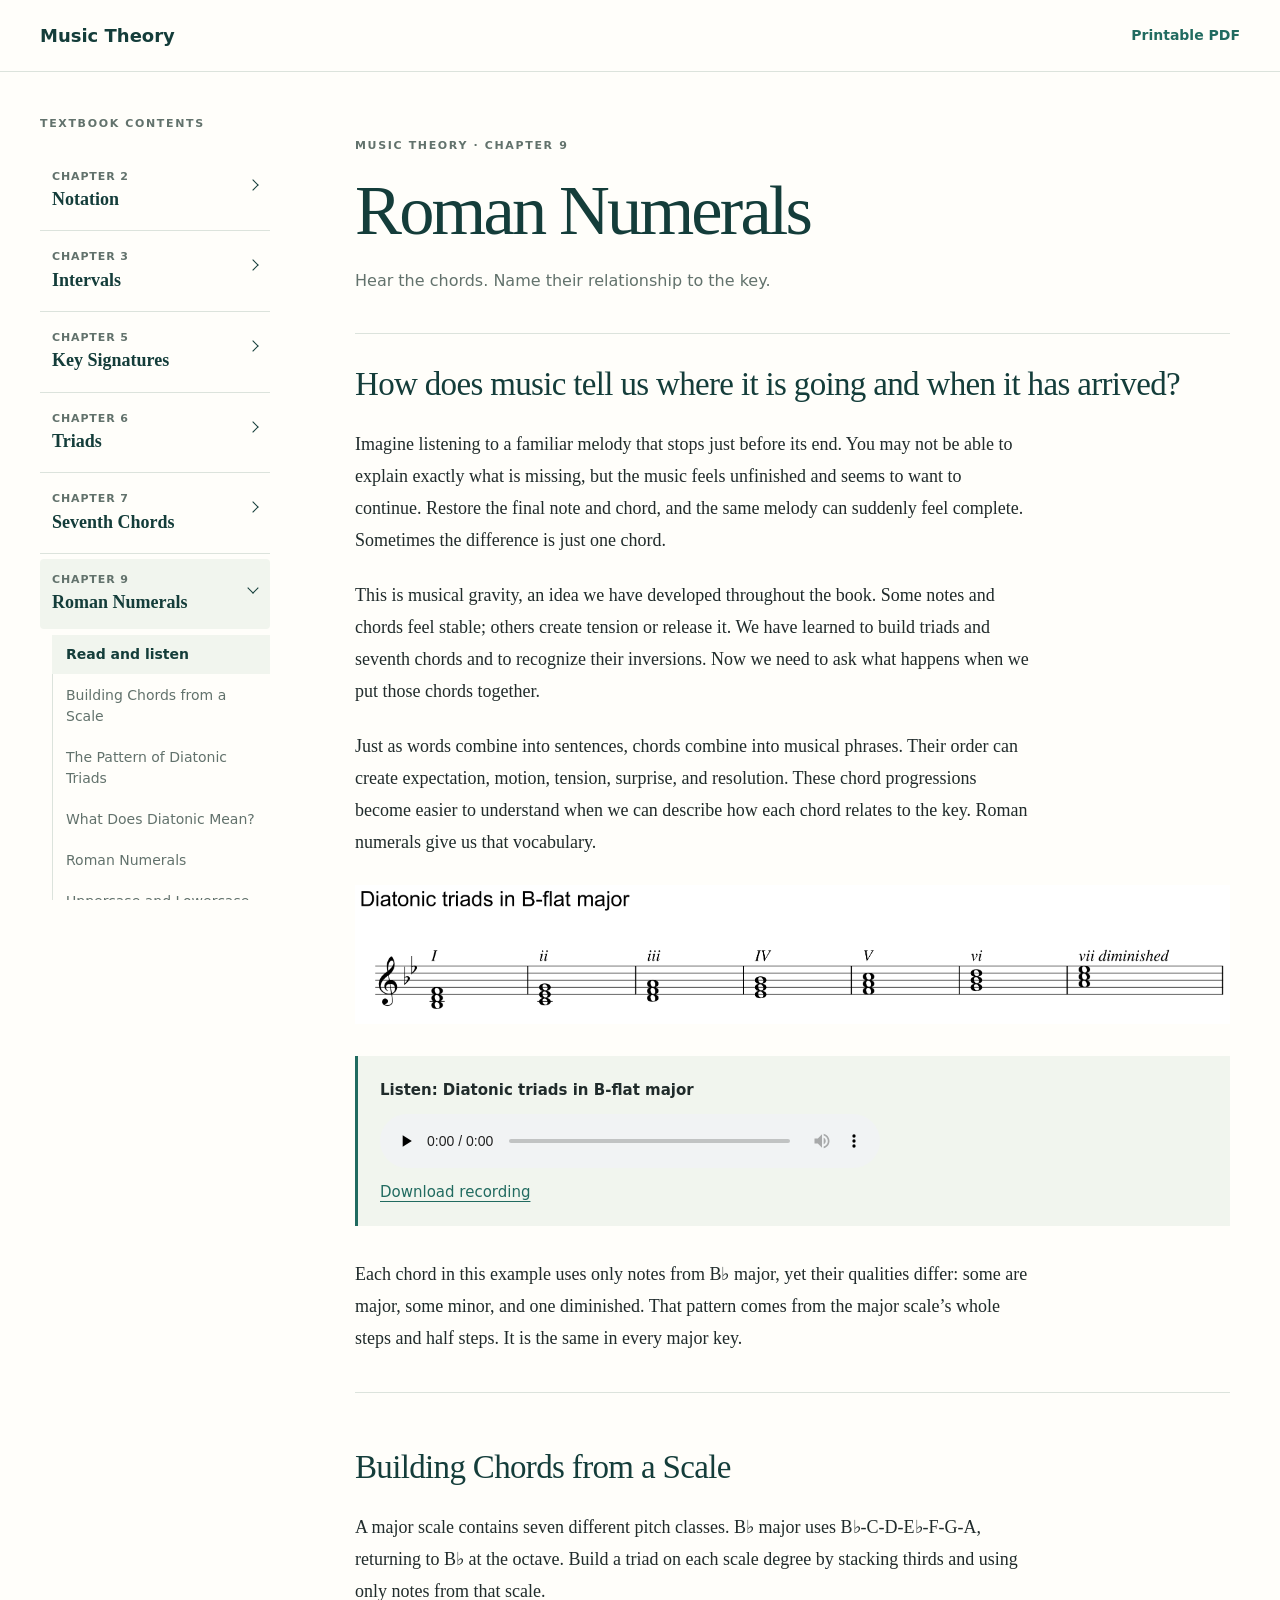
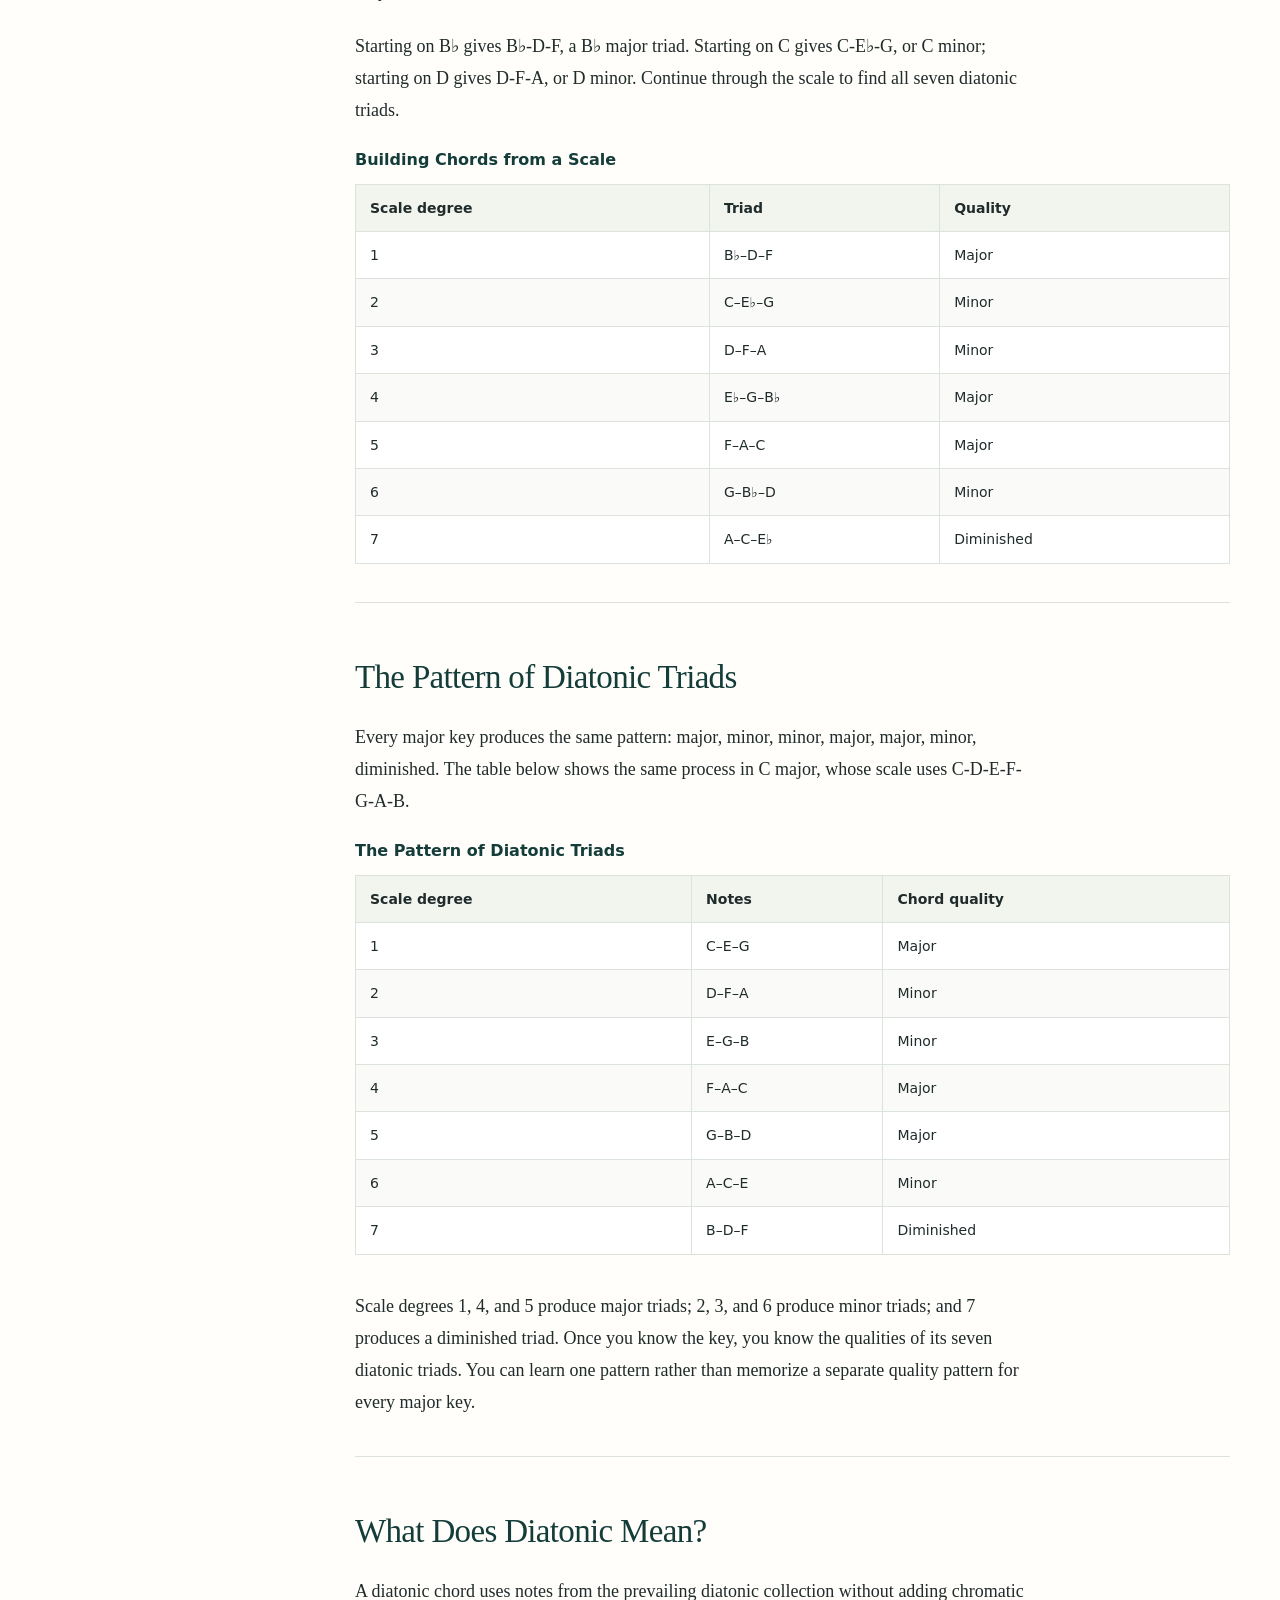
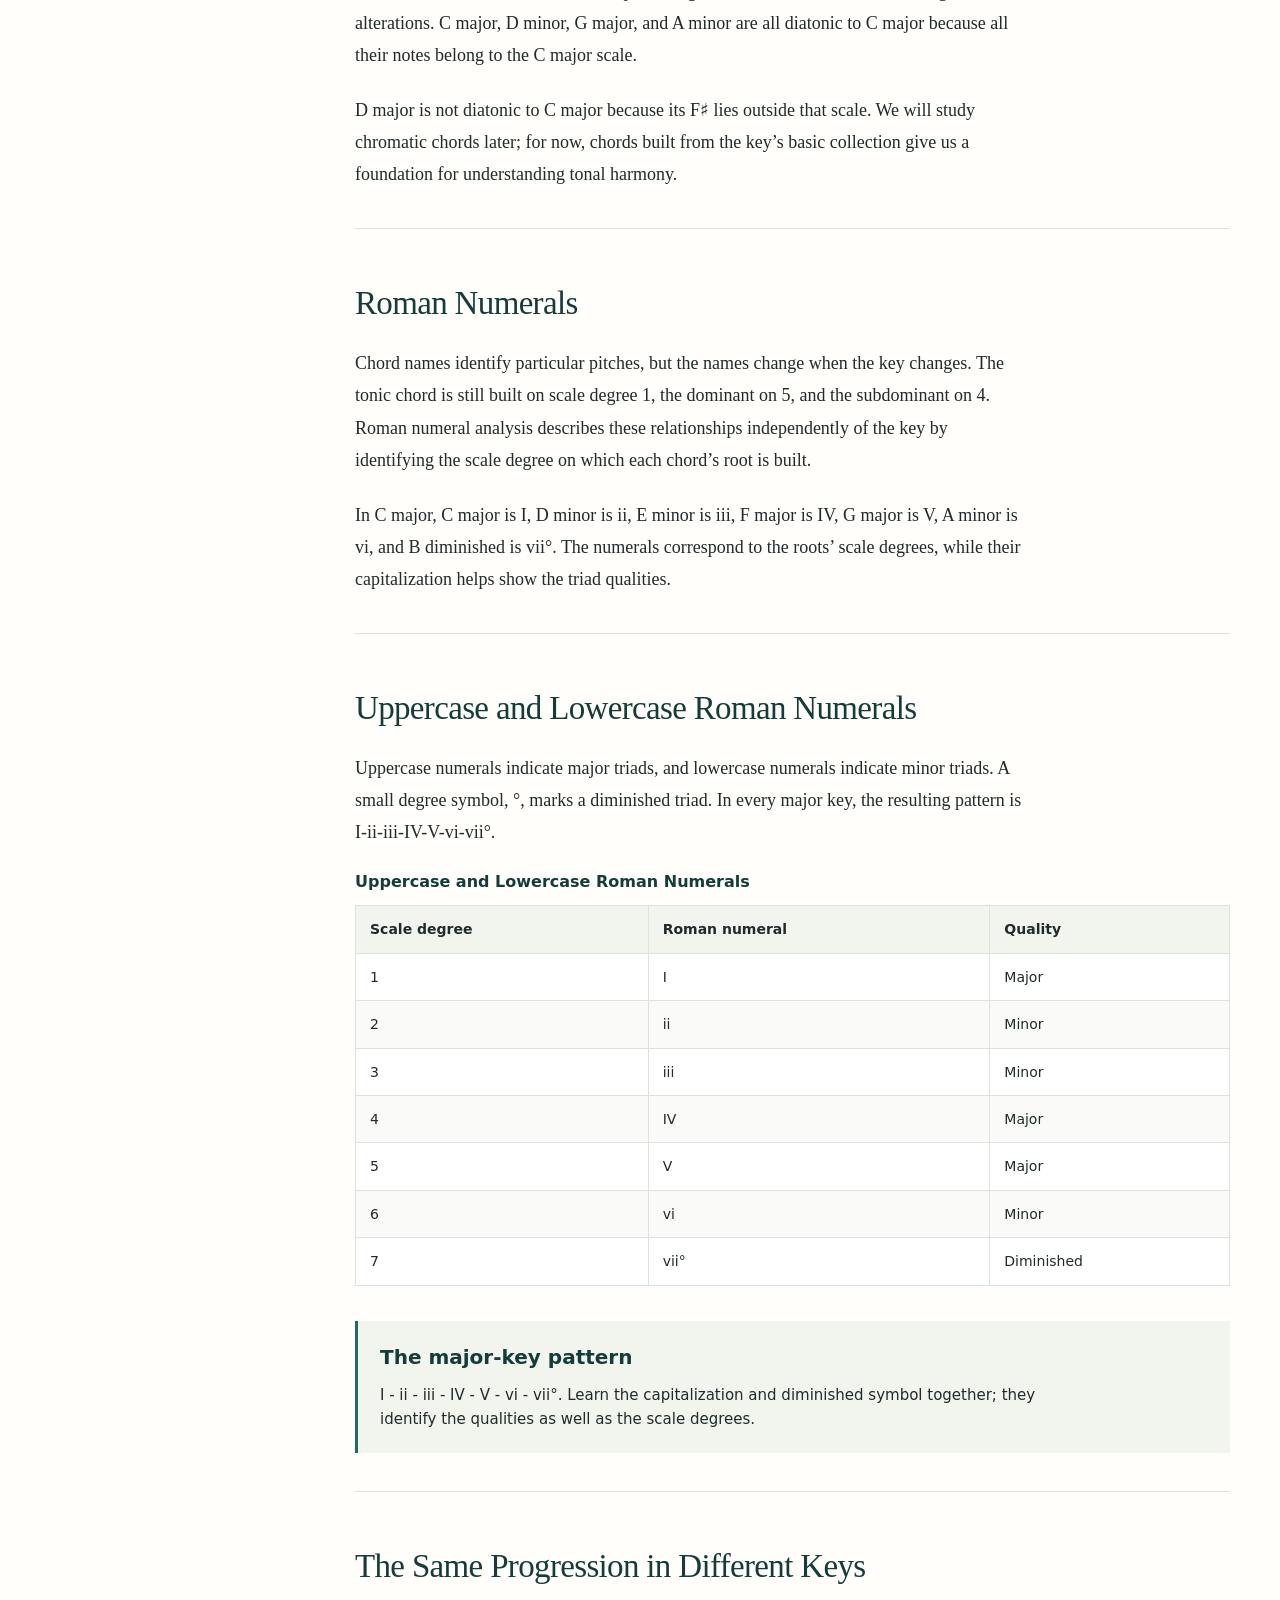
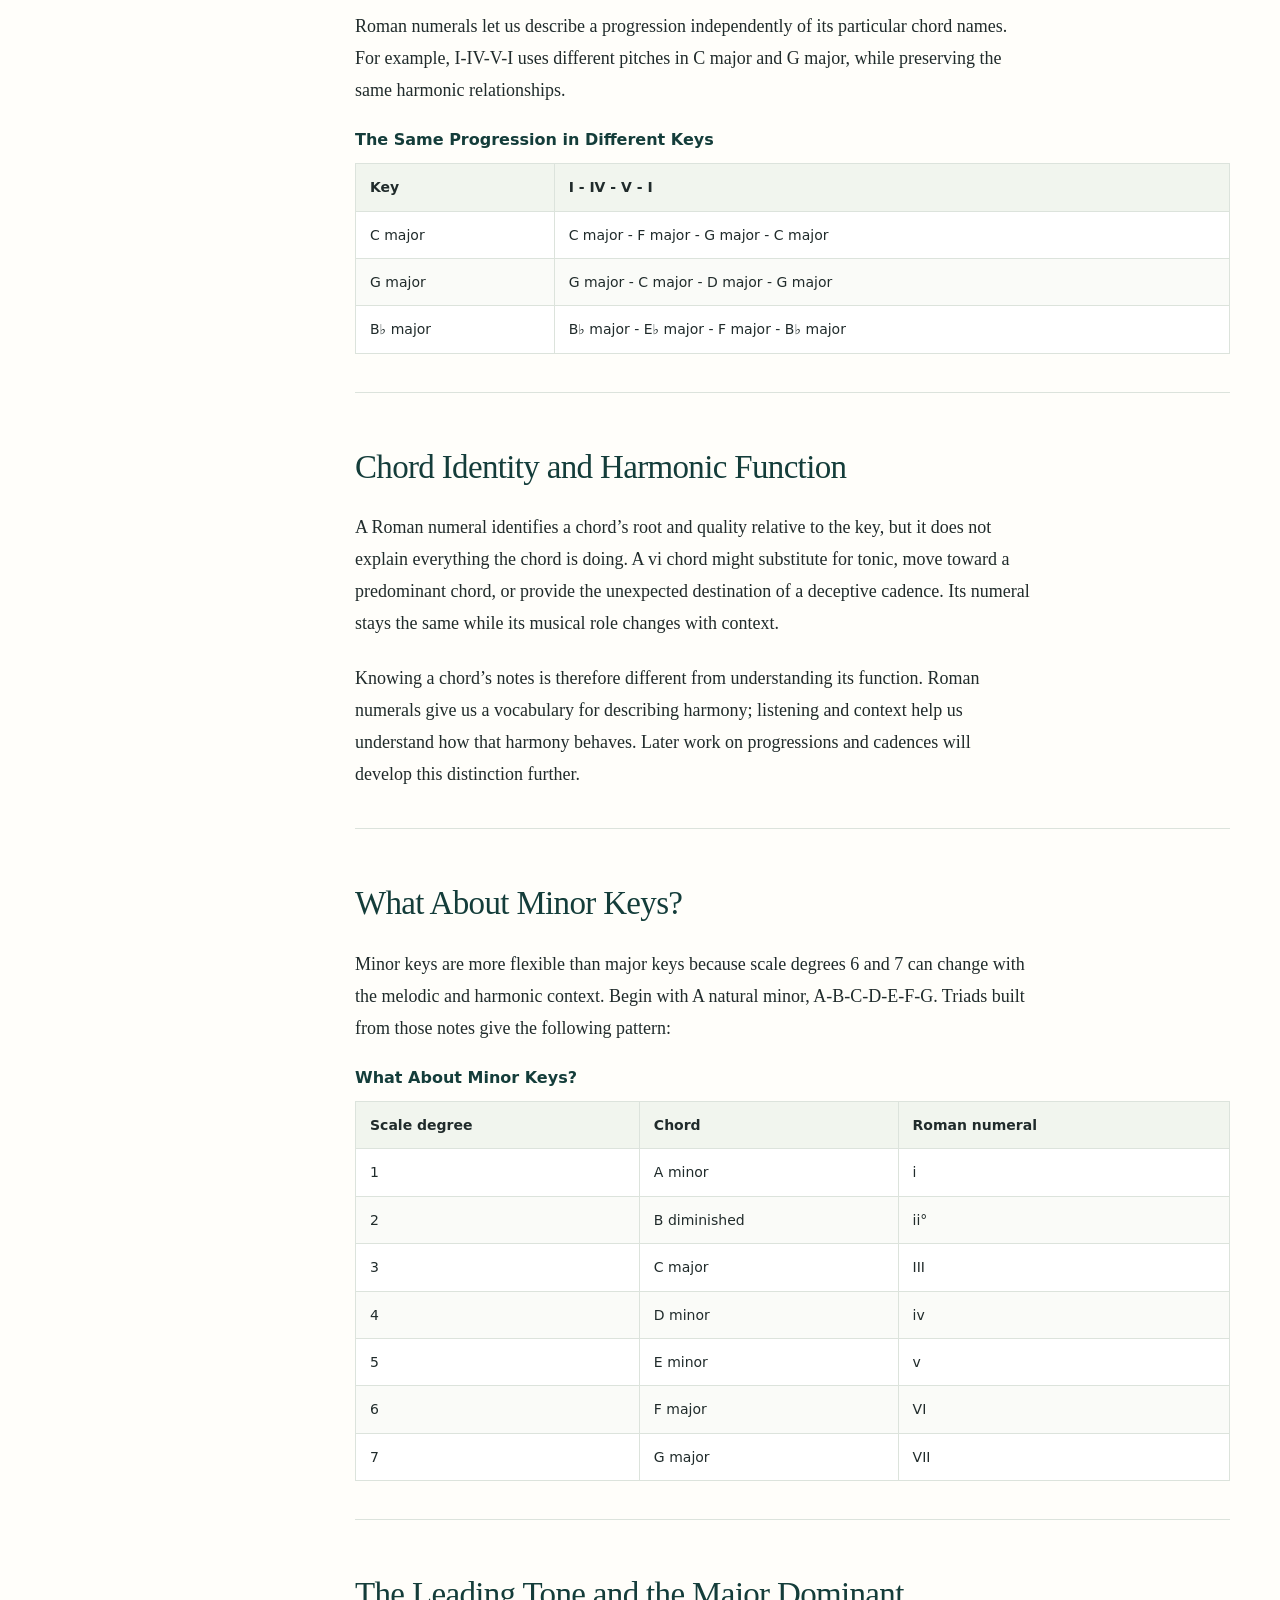
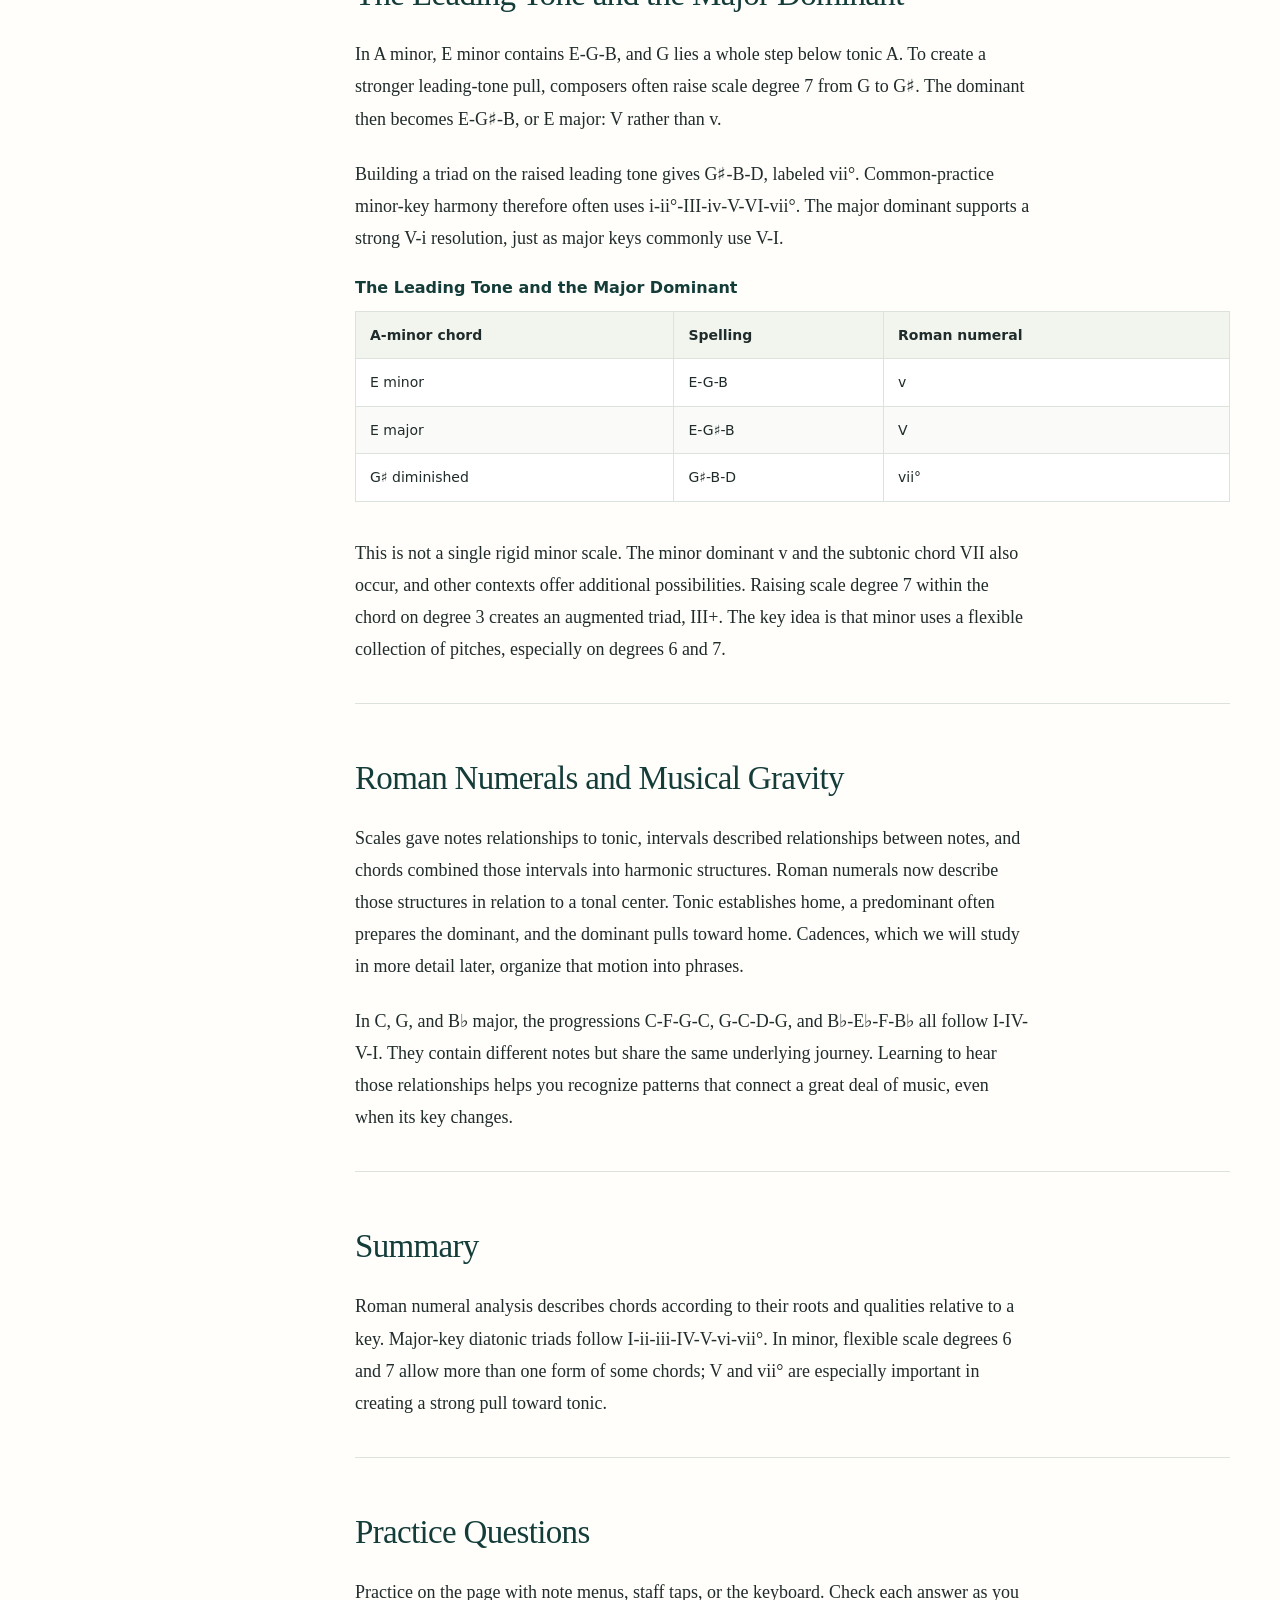
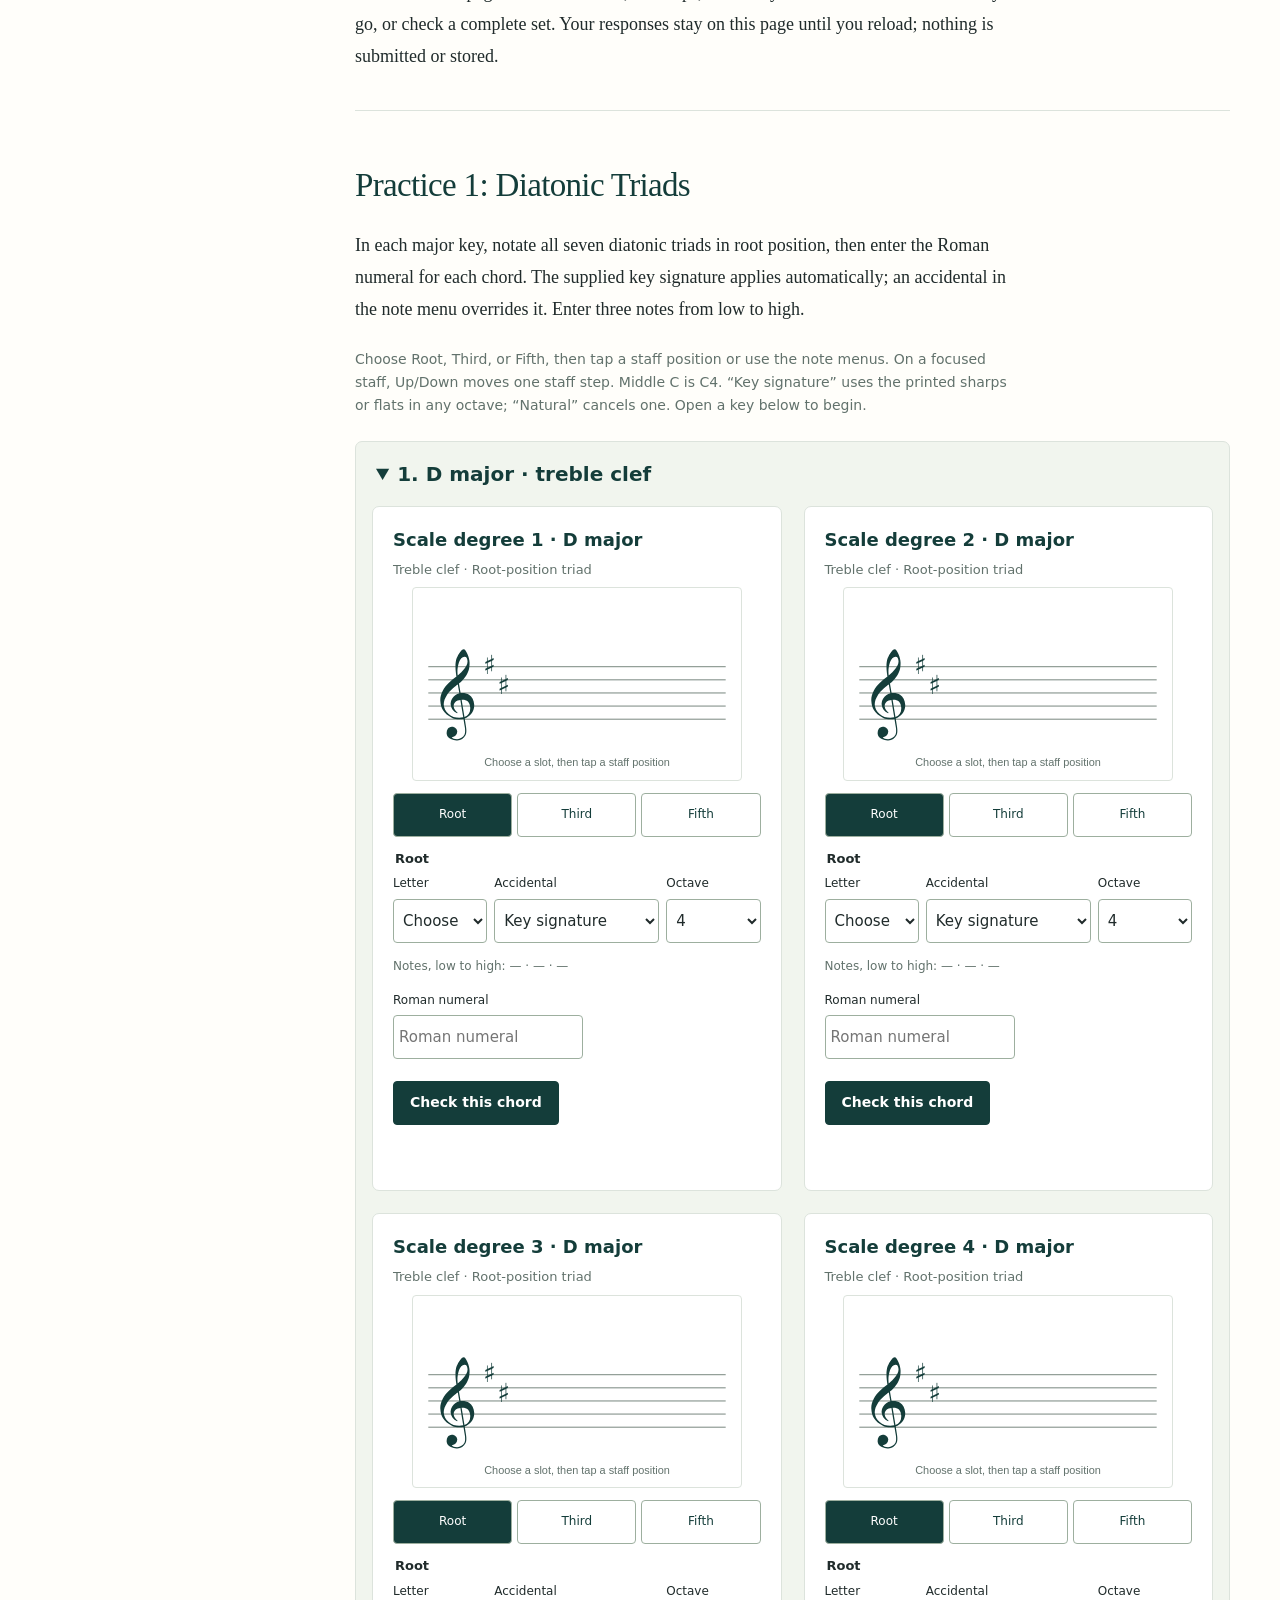
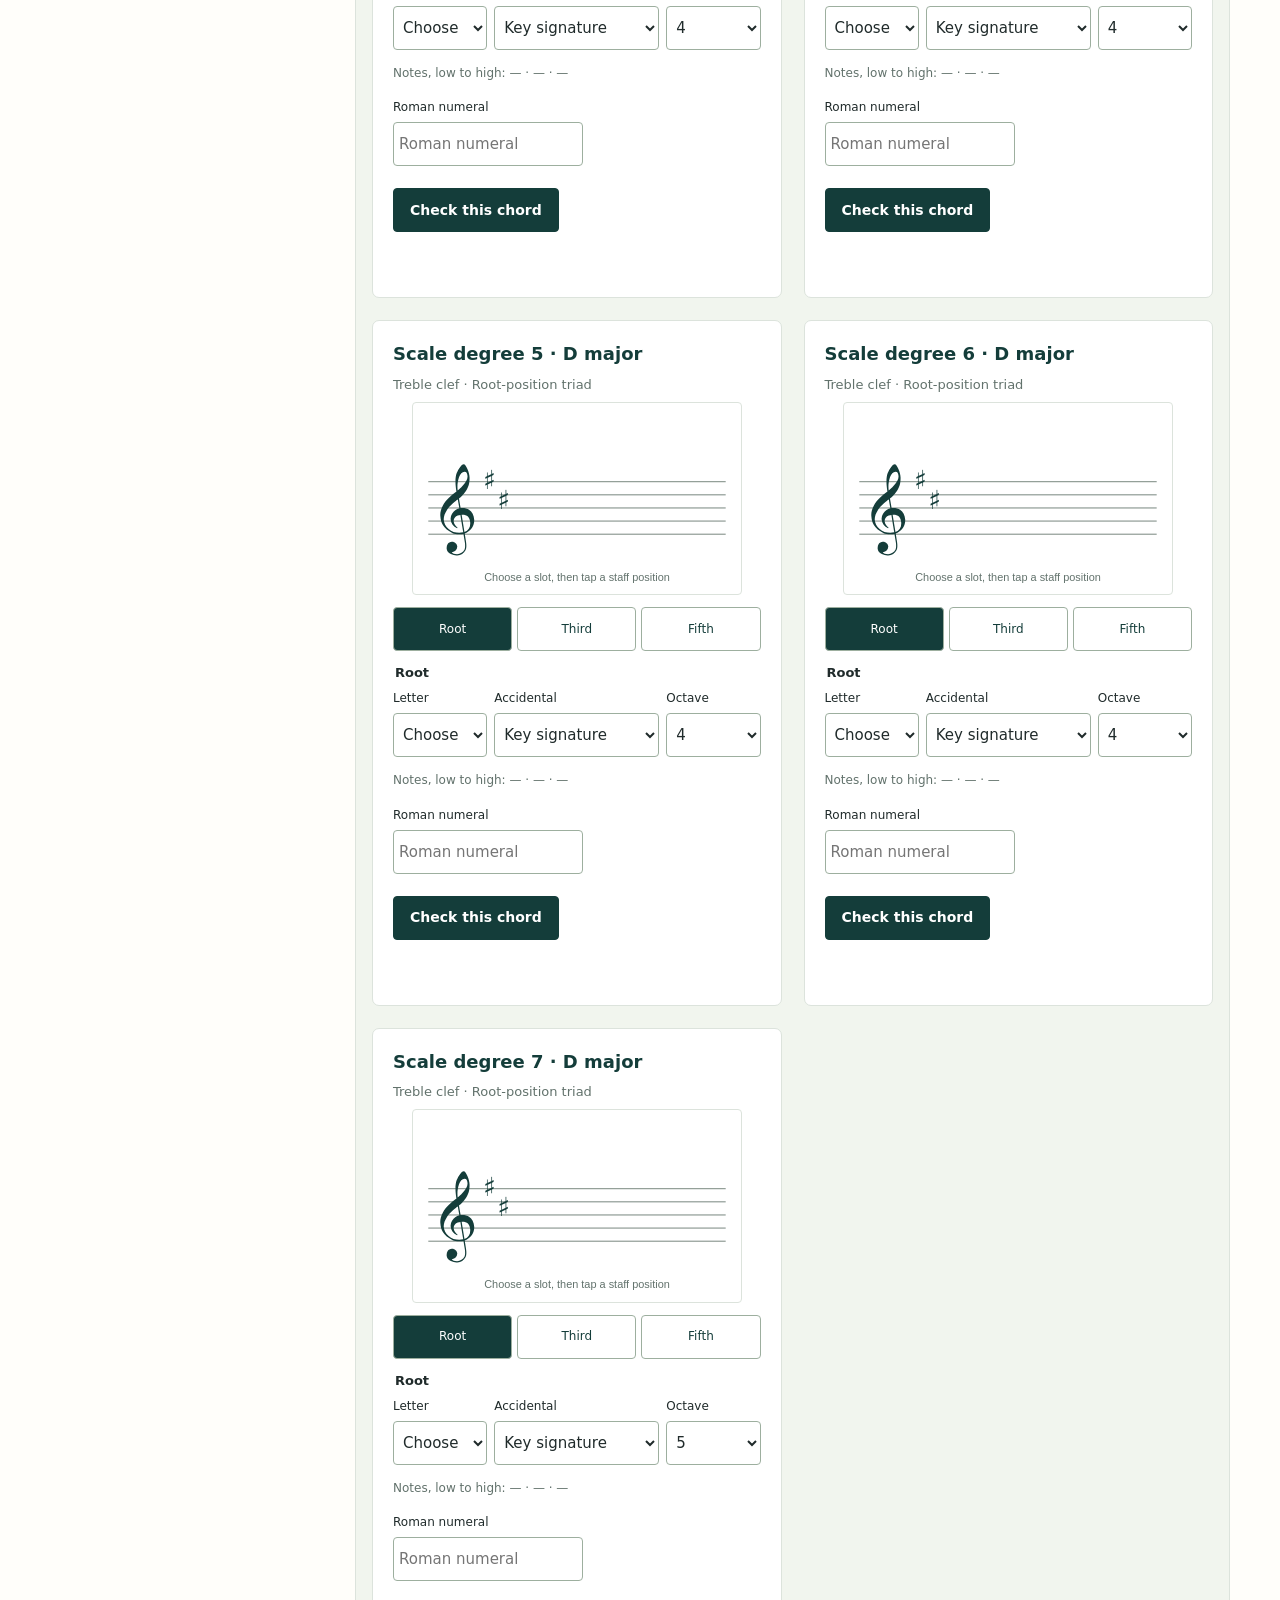
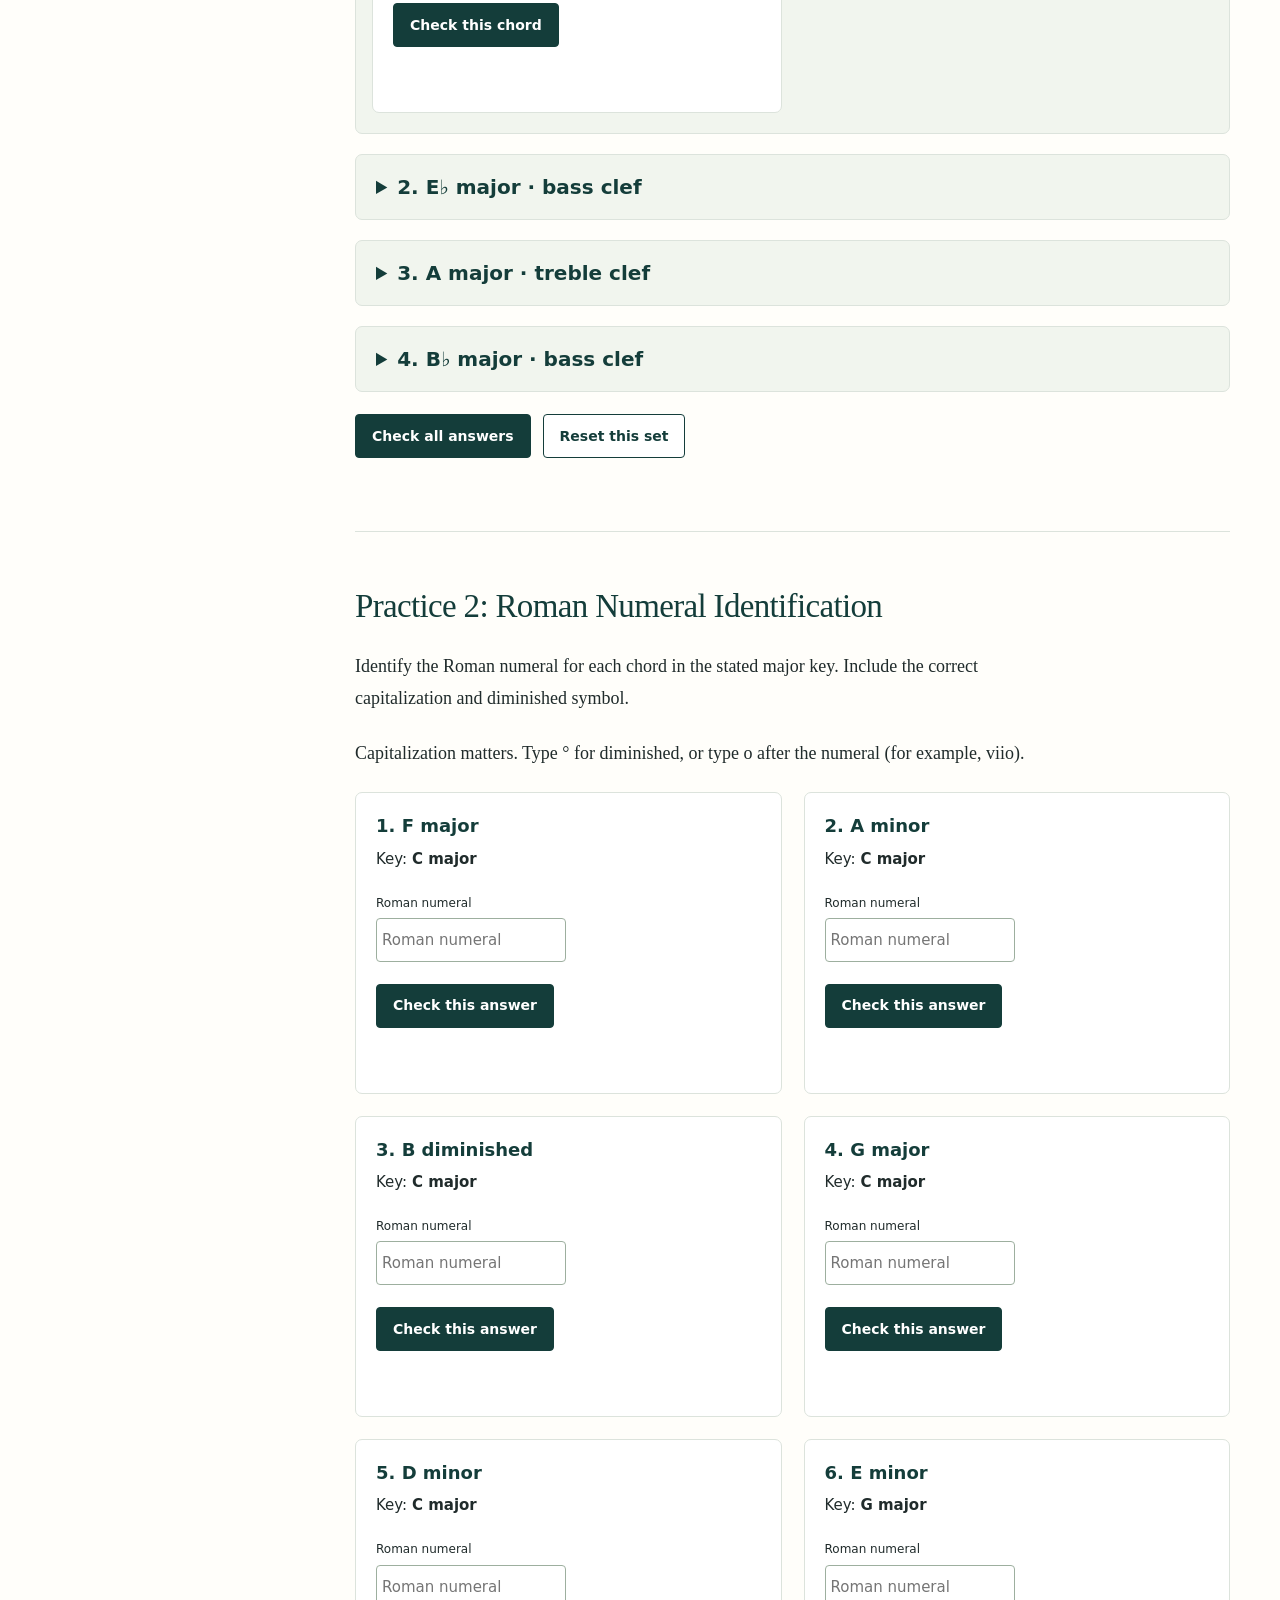
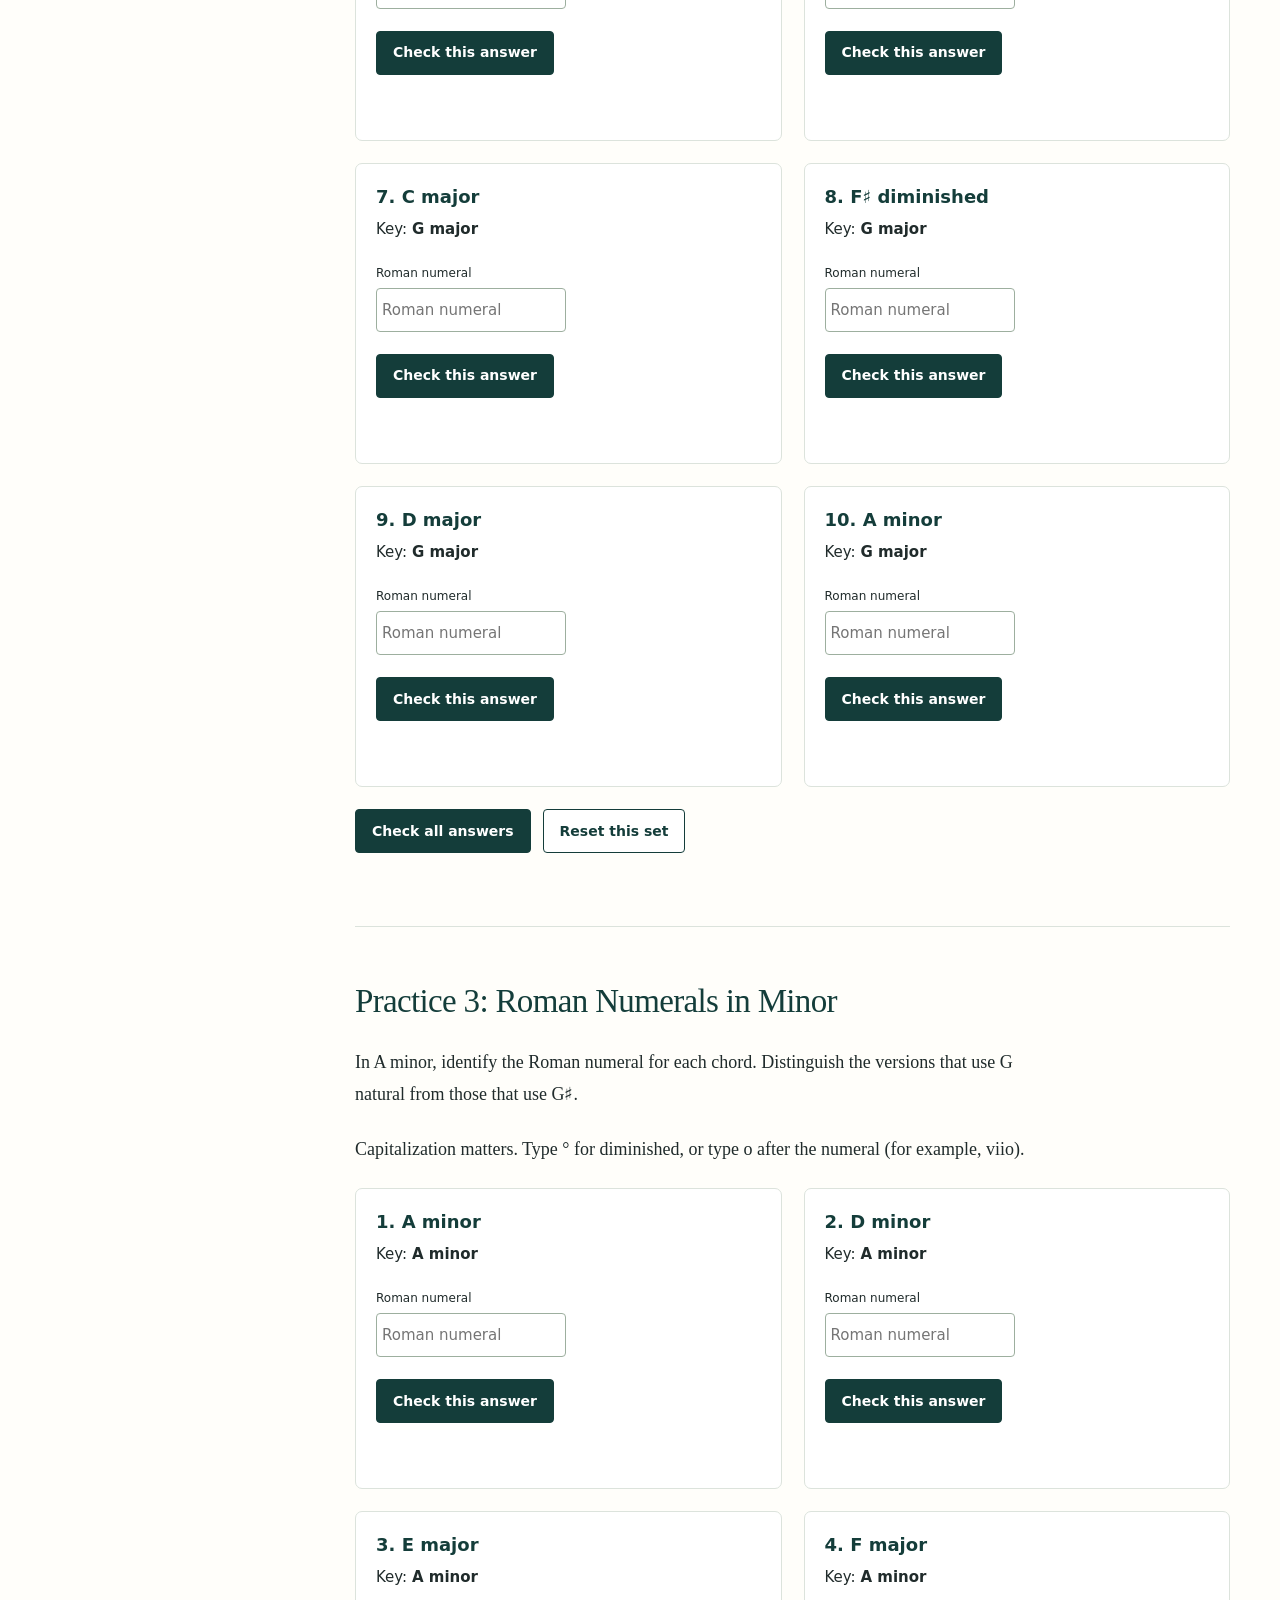
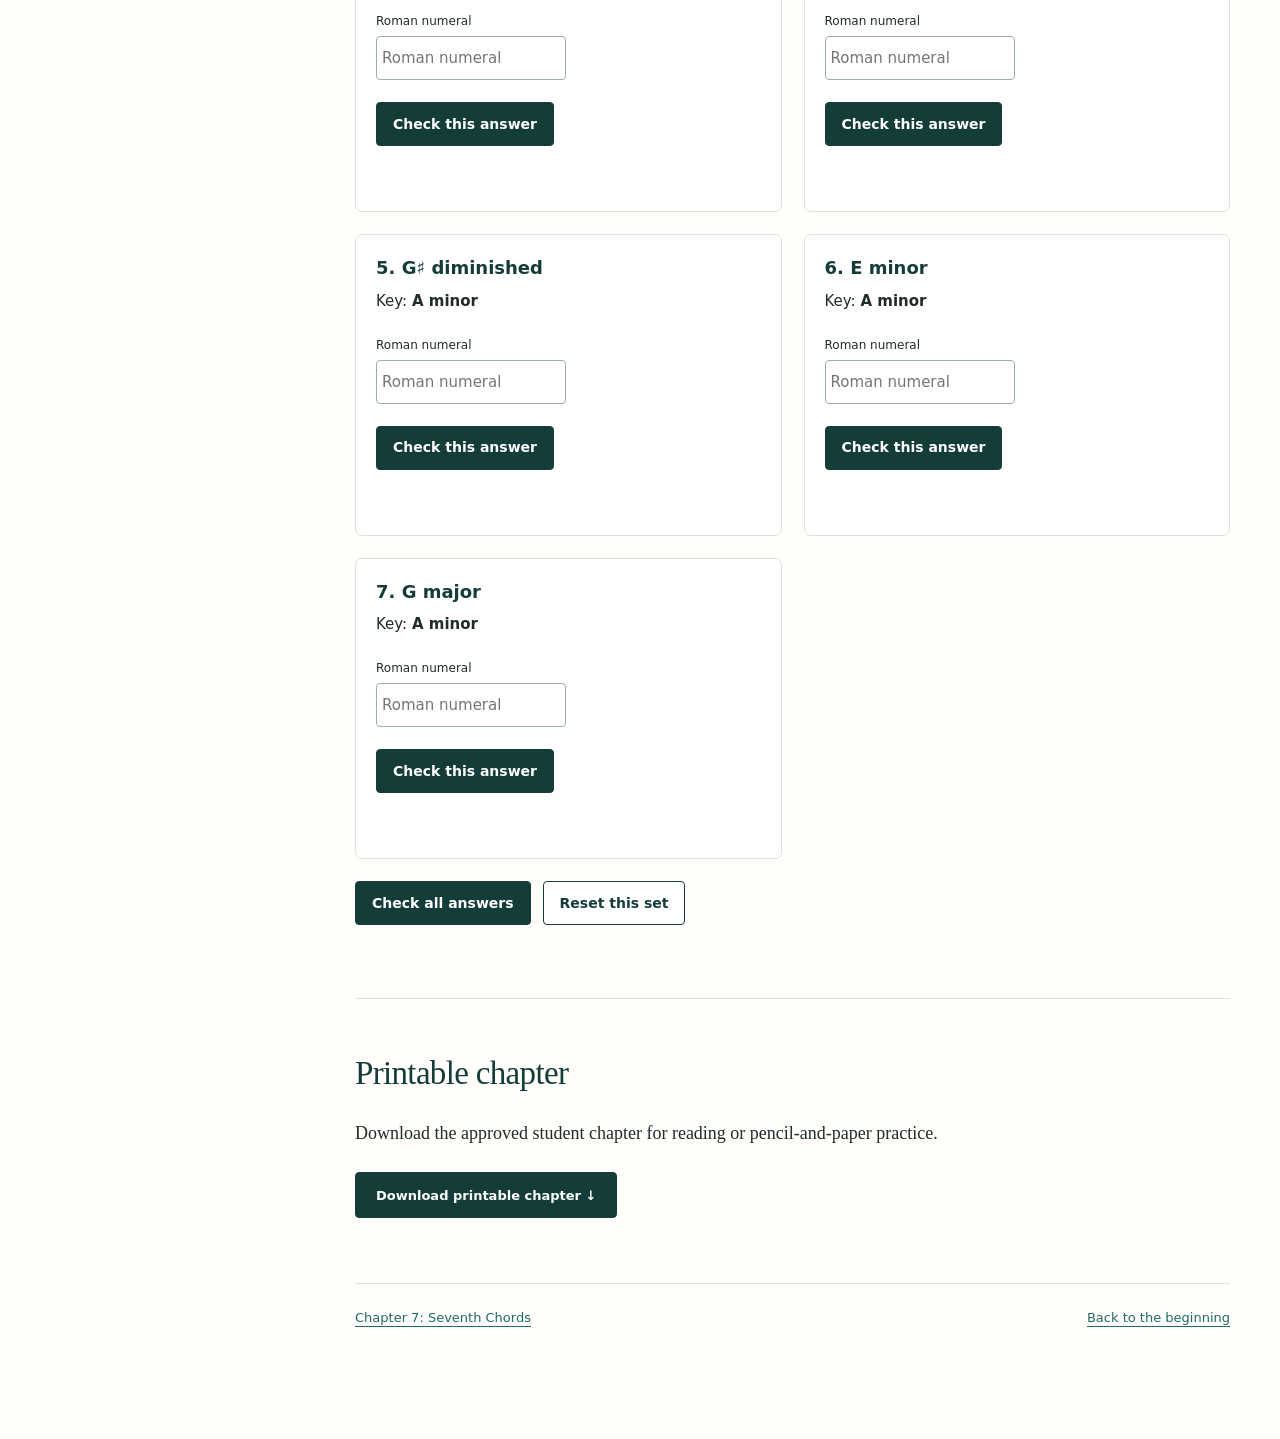
<file: chapter-9/index.html>
<!doctype html><html lang="en"><head><meta charset="utf-8"><meta name="viewport" content="width=device-width,initial-scale=1"><meta name="description" content="Chapter 9 Roman Numerals: listen to diatonic triads, build chords in four major keys, and practice Roman numerals in major and minor."><meta name="theme-color" content="#143d3a"><title>Chapter 9 · Roman Numerals</title><link rel="stylesheet" href="../styles.css"><link rel="stylesheet" href="../chapter-5/styles.css"><link rel="stylesheet" href="../chapter-6/styles.css"><link rel="stylesheet" href="styles.css"><link rel="stylesheet" href="../book-navigation.css"><script src="roman-data.js" defer></script><script src="theory.js" defer></script><script src="app.js" defer></script><script src="../book-navigation.js" defer></script></head><body><a class="skip-link" href="#main">Skip to chapter</a><div class="reading-progress" aria-hidden="true"></div><header class="site-header"><a class="book-title" href="../">Music Theory</a><div class="header-actions"><a href="assets/chapter-9-print.pdf?v=94b263105559" download>Printable PDF</a><button type="button" id="menu-toggle" aria-expanded="false" aria-controls="chapter-navigation">Contents</button></div></header><div class="book-layout"><aside class="sidebar" id="chapter-navigation"><p class="eyebrow">Textbook contents</p><nav class="book-chapters" aria-label="Textbook chapters"><details class="chapter-group"><summary><span class="chapter-number">Chapter 2</span><span class="chapter-name">Notation</span></summary><div class="chapter-topics"><a href="../#opening">Read and listen</a><a href="../#pitch">Notating Pitch</a><a href="../#accidentals">Accidentals</a><a href="../#practicing">A Quick Note on Practicing</a><a href="../#rhythm">Rhythmic Notation</a><a href="../#dots">Dotted Rhythms</a><a href="../#meter">Meter and Time Signatures</a><a href="../#score-practice">Read the score</a><a href="../#practice">Practice exercise</a></div></details><details class="chapter-group"><summary><span class="chapter-number">Chapter 3</span><span class="chapter-name">Intervals</span></summary><div class="chapter-topics"><a href="../chapter-3/#opening">Read and listen</a><a href="../chapter-3/#understanding">Understanding intervals</a><a href="../chapter-3/#interval-chart">Interval chart and audio</a><a href="../chapter-3/#enharmonic">Enharmonic intervals</a><a href="../chapter-3/#identify">Identify the interval</a><a href="../chapter-3/#construct">Write the upper note</a><a href="../chapter-3/#practice-online">Practice online</a></div></details><details class="chapter-group"><summary><span class="chapter-number">Chapter 5</span><span class="chapter-name">Key Signatures</span></summary><div class="chapter-topics"><a href="../chapter-5/#opening">Read and listen</a><a href="../chapter-5/#key-and-signature">Key vs. Key Signature</a><a href="../chapter-5/#why-signatures">Why Key Signatures Exist</a><a href="../chapter-5/#key-centers">The 12 Major Key Centers</a><a href="../chapter-5/#accidental-order">The Order of Flats and Sharps</a><a href="../chapter-5/#flat-keys">Finding Major Key Signatures with Flats</a><a href="../chapter-5/#flat-shortcut">The Shortcut for Flat Keys</a><a href="../chapter-5/#sharp-keys">Finding Major Key Signatures with Sharps</a><a href="../chapter-5/#sharp-shortcut">The Shortcut for Sharp Keys</a><a href="../chapter-5/#circle-reference">The Circle of Fifths</a><a href="../chapter-5/#related-keys">A Map of Musical Distance</a><a href="../chapter-5/#relative-minor">Major and Minor Key Signatures</a><a href="../chapter-5/#minor-accidentals">Key Signature vs. Actual Notes in Minor</a><a href="../chapter-5/#musical-context">Why This Matters</a><a href="../chapter-5/#practice">Practice</a><a href="../chapter-5/#identify">Practice Set 1: Identify the Major Key</a><a href="../chapter-5/#count">Practice Set 2: Name the Number of Sharps or Flats</a><a href="../chapter-5/#minor">Practice Set 3: Find the Relative Minor</a><a href="../chapter-5/#musical-challenge">Practice Set 4: Musical Challenge</a><a href="../chapter-5/#complete-circle">Practice Set 5: Complete the Circle of Fifths</a><a href="../chapter-5/#practice-online">Practice online</a><a href="../chapter-5/#printable">Printable chapter</a></div></details><details class="chapter-group"><summary><span class="chapter-number">Chapter 6</span><span class="chapter-name">Triads</span></summary><div class="chapter-topics"><a href="../chapter-6/#opening">Read and listen</a><a href="../chapter-6/#intervals-to-chords">From Intervals to Chords</a><a href="../chapter-6/#tertian">What Is Tertian Harmony?</a><a href="../chapter-6/#triad-members">What Is a Triad?</a><a href="../chapter-6/#four-types">The Four Types of Triads</a><a href="../chapter-6/#major">Major Triads</a><a href="../chapter-6/#minor">Minor Triads</a><a href="../chapter-6/#augmented">Augmented Triads</a><a href="../chapter-6/#diminished">Diminished Triads</a><a href="../chapter-6/#compare">Comparing All Four Triads</a><a href="../chapter-6/#relationships">A Better Way to Think About Triads</a><a href="../chapter-6/#construction">How to Build Any Triad</a><a href="../chapter-6/#gravity">Triads and Musical Gravity</a><a href="../chapter-6/#inversions">Triad Inversions</a><a href="../chapter-6/#bass-and-root">Bass and Root Are Not the Same Thing</a><a href="../chapter-6/#voicing">Inversion vs. Voicing</a><a href="../chapter-6/#summary">Summary</a><a href="../chapter-6/#challenge">Musical Challenge</a><a href="../chapter-6/#practice">Practice Questions</a><a href="../chapter-6/#build">Practice 1: Building Triads</a><a href="../chapter-6/#identify">Practice 2: Identifying Triads</a><a href="../chapter-6/#invert">Practice 3: Triad Inversions</a><a href="../chapter-6/#practice-online">Practice online</a><a href="../chapter-6/#ear-training">Practice 4: Ear Training</a><a href="../chapter-6/#printable">Printable chapter</a></div></details><details class="chapter-group"><summary><span class="chapter-number">Chapter 7</span><span class="chapter-name">Seventh Chords</span></summary><div class="chapter-topics"><a href="../chapter-7/#opening">Read and listen</a><a href="../chapter-7/#five-types">Five Common Seventh-Chord Qualities</a><a href="../chapter-7/#major-seventh">Major Seventh Chords</a><a href="../chapter-7/#dominant-seventh">Dominant Seventh Chords</a><a href="../chapter-7/#dominant-function">Why Is It Called Dominant Seventh?</a><a href="../chapter-7/#minor-seventh">Minor Seventh Chords</a><a href="../chapter-7/#half-diminished">Half-Diminished Seventh Chords</a><a href="../chapter-7/#fully-diminished">Fully Diminished Seventh Chords</a><a href="../chapter-7/#spelling">Why B Double-Flat?</a><a href="../chapter-7/#compare">Comparing the Five Seventh Chords</a><a href="../chapter-7/#inversions">Seventh-Chord Inversions</a><a href="../chapter-7/#identify-inversions">Identifying Chords Outside Root Position</a><a href="../chapter-7/#gravity">Harmony and Musical Gravity</a><a href="../chapter-7/#relationships">A Better Way to Think About Harmony</a><a href="../chapter-7/#summary">Summary</a><a href="../chapter-7/#practice">Practice Questions</a><a href="../chapter-7/#build">Practice 1: Building Seventh Chords</a><a href="../chapter-7/#identify">Practice 2: Identifying Seventh Chords</a><a href="../chapter-7/#invert">Practice 3: Seventh-Chord Inversions</a><a href="../chapter-7/#practice-online">Practice online</a><a href="../chapter-7/#aural-practice">Aural practice</a><a href="../chapter-7/#printable">Printable chapter</a></div></details><details class="chapter-group is-current-chapter" data-current-chapter open><summary><span class="chapter-number">Chapter 9</span><span class="chapter-name">Roman Numerals</span><span class="nav-sr-only"> (current chapter)</span></summary><div class="chapter-topics"><a href="#opening">Read and listen</a><a href="#build-from-scale">Building Chords from a Scale</a><a href="#diatonic-pattern">The Pattern of Diatonic Triads</a><a href="#diatonic">What Does Diatonic Mean?</a><a href="#roman-numerals">Roman Numerals</a><a href="#capitalization">Uppercase and Lowercase Roman Numerals</a><a href="#different-keys">The Same Progression in Different Keys</a><a href="#function">Chord Identity and Harmonic Function</a><a href="#minor-keys">What About Minor Keys?</a><a href="#leading-tone">The Leading Tone and the Major Dominant</a><a href="#gravity">Roman Numerals and Musical Gravity</a><a href="#summary">Summary</a><a href="#practice">Practice Questions</a><a href="#build">Practice 1: Diatonic Triads</a><a href="#identify">Practice 2: Roman Numeral Identification</a><a href="#minor">Practice 3: Roman Numerals in Minor</a><a href="#printable">Printable chapter</a></div></details></nav><p class="sidebar-note">Read at your own pace.<br>Listen as often as you need.</p></aside><main id="main"><section id="opening"><header class="chapter-heading"><p class="eyebrow">Music Theory · Chapter 9</p><h1>Roman Numerals</h1><p class="chapter-deck">Hear the chords. Name their relationship to the key.</p></header><h2>How does music tell us where it is going and when it has arrived?</h2><p>Imagine listening to a familiar melody that stops just before its end. You may not be able to explain exactly what is missing, but the music feels unfinished and seems to want to continue. Restore the final note and chord, and the same melody can suddenly feel complete. Sometimes the difference is just one chord.</p><p>This is musical gravity, an idea we have developed throughout the book. Some notes and chords feel stable; others create tension or release it. We have learned to build triads and seventh chords and to recognize their inversions. Now we need to ask what happens when we put those chords together.</p><p>Just as words combine into sentences, chords combine into musical phrases. Their order can create expectation, motion, tension, surprise, and resolution. These chord progressions become easier to understand when we can describe how each chord relates to the key. Roman numerals give us that vocabulary.</p><figure class="notation"><button class="image-zoom" type="button" data-image="assets/diatonic-triads.png" data-alt="Diatonic triads in B-flat major; B♭-D-F, C-E♭-G, D-F-A, E♭-G-B♭, F-A-C, G-B♭-D, A-C-E♭." aria-label="Enlarge diatonic triads in B-flat major"><img src="assets/diatonic-triads.png" alt="Diatonic triads in B-flat major; B♭-D-F, C-E♭-G, D-F-A, E♭-G-B♭, F-A-C, G-B♭-D, A-C-E♭." loading="eager"><span class="zoom-label">Enlarge</span></button></figure><div class="inline-player"><p><strong>Listen: Diatonic triads in B-flat major</strong></p><audio controls preload="none" src="assets/rn-1.mp3?v=d300c57373d8" aria-label="Listen to diatonic triads in B-flat major">Your browser does not support audio playback.</audio><a href="assets/rn-1.mp3?v=d300c57373d8" download>Download recording</a></div><p>Each chord in this example uses only notes from B♭ major, yet their qualities differ: some are major, some minor, and one diminished. That pattern comes from the major scale’s whole steps and half steps. It is the same in every major key.</p></section><section id="build-from-scale"><h2>Building Chords from a Scale</h2><p>A major scale contains seven different pitch classes. B♭ major uses B♭-C-D-E♭-F-G-A, returning to B♭ at the octave. Build a triad on each scale degree by stacking thirds and using only notes from that scale.</p><p>Starting on B♭ gives B♭-D-F, a B♭ major triad. Starting on C gives C-E♭-G, or C minor; starting on D gives D-F-A, or D minor. Continue through the scale to find all seven diatonic triads.</p><div class="table-scroll" tabindex="0" aria-label="Scrollable reference table"><table><caption>Building Chords from a Scale</caption><thead><tr><th scope="col">Scale degree</th><th scope="col">Triad</th><th scope="col">Quality</th></tr></thead><tbody><tr><td>1</td><td>B♭–D–F</td><td>Major</td></tr><tr><td>2</td><td>C–E♭–G</td><td>Minor</td></tr><tr><td>3</td><td>D–F–A</td><td>Minor</td></tr><tr><td>4</td><td>E♭–G–B♭</td><td>Major</td></tr><tr><td>5</td><td>F–A–C</td><td>Major</td></tr><tr><td>6</td><td>G–B♭–D</td><td>Minor</td></tr><tr><td>7</td><td>A–C–E♭</td><td>Diminished</td></tr></tbody></table></div></section><section id="diatonic-pattern"><h2>The Pattern of Diatonic Triads</h2><p>Every major key produces the same pattern: major, minor, minor, major, major, minor, diminished. The table below shows the same process in C major, whose scale uses C-D-E-F-G-A-B.</p><div class="table-scroll" tabindex="0" aria-label="Scrollable reference table"><table><caption>The Pattern of Diatonic Triads</caption><thead><tr><th scope="col">Scale degree</th><th scope="col">Notes</th><th scope="col">Chord quality</th></tr></thead><tbody><tr><td>1</td><td>C–E–G</td><td>Major</td></tr><tr><td>2</td><td>D–F–A</td><td>Minor</td></tr><tr><td>3</td><td>E–G–B</td><td>Minor</td></tr><tr><td>4</td><td>F–A–C</td><td>Major</td></tr><tr><td>5</td><td>G–B–D</td><td>Major</td></tr><tr><td>6</td><td>A–C–E</td><td>Minor</td></tr><tr><td>7</td><td>B–D–F</td><td>Diminished</td></tr></tbody></table></div><p>Scale degrees 1, 4, and 5 produce major triads; 2, 3, and 6 produce minor triads; and 7 produces a diminished triad. Once you know the key, you know the qualities of its seven diatonic triads. You can learn one pattern rather than memorize a separate quality pattern for every major key.</p></section><section id="diatonic"><h2>What Does Diatonic Mean?</h2><p>A diatonic chord uses notes from the prevailing diatonic collection without adding chromatic alterations. C major, D minor, G major, and A minor are all diatonic to C major because all their notes belong to the C major scale.</p><p>D major is not diatonic to C major because its F♯ lies outside that scale. We will study chromatic chords later; for now, chords built from the key’s basic collection give us a foundation for understanding tonal harmony.</p></section><section id="roman-numerals"><h2>Roman Numerals</h2><p>Chord names identify particular pitches, but the names change when the key changes. The tonic chord is still built on scale degree 1, the dominant on 5, and the subdominant on 4. Roman numeral analysis describes these relationships independently of the key by identifying the scale degree on which each chord’s root is built.</p><p>In C major, C major is I, D minor is ii, E minor is iii, F major is IV, G major is V, A minor is vi, and B diminished is vii°. The numerals correspond to the roots’ scale degrees, while their capitalization helps show the triad qualities.</p></section><section id="capitalization"><h2>Uppercase and Lowercase Roman Numerals</h2><p>Uppercase numerals indicate major triads, and lowercase numerals indicate minor triads. A small degree symbol, °, marks a diminished triad. In every major key, the resulting pattern is I-ii-iii-IV-V-vi-vii°.</p><div class="table-scroll" tabindex="0" aria-label="Scrollable reference table"><table><caption>Uppercase and Lowercase Roman Numerals</caption><thead><tr><th scope="col">Scale degree</th><th scope="col">Roman numeral</th><th scope="col">Quality</th></tr></thead><tbody><tr><td>1</td><td>I</td><td>Major</td></tr><tr><td>2</td><td>ii</td><td>Minor</td></tr><tr><td>3</td><td>iii</td><td>Minor</td></tr><tr><td>4</td><td>IV</td><td>Major</td></tr><tr><td>5</td><td>V</td><td>Major</td></tr><tr><td>6</td><td>vi</td><td>Minor</td></tr><tr><td>7</td><td>vii°</td><td>Diminished</td></tr></tbody></table></div><div class="pattern-card"><h3>The major-key pattern</h3><p>I - ii - iii - IV - V - vi - vii°. Learn the capitalization and diminished symbol together; they identify the qualities as well as the scale degrees.</p></div></section><section id="different-keys"><h2>The Same Progression in Different Keys</h2><p>Roman numerals let us describe a progression independently of its particular chord names. For example, I-IV-V-I uses different pitches in C major and G major, while preserving the same harmonic relationships.</p><div class="table-scroll" tabindex="0" aria-label="Scrollable reference table"><table><caption>The Same Progression in Different Keys</caption><thead><tr><th scope="col">Key</th><th scope="col">I - IV - V - I</th></tr></thead><tbody><tr><td>C major</td><td>C major - F major - G major - C major</td></tr><tr><td>G major</td><td>G major - C major - D major - G major</td></tr><tr><td>B♭ major</td><td>B♭ major - E♭ major - F major - B♭ major</td></tr></tbody></table></div></section><section id="function"><h2>Chord Identity and Harmonic Function</h2><p>A Roman numeral identifies a chord’s root and quality relative to the key, but it does not explain everything the chord is doing. A vi chord might substitute for tonic, move toward a predominant chord, or provide the unexpected destination of a deceptive cadence. Its numeral stays the same while its musical role changes with context.</p><p>Knowing a chord’s notes is therefore different from understanding its function. Roman numerals give us a vocabulary for describing harmony; listening and context help us understand how that harmony behaves. Later work on progressions and cadences will develop this distinction further.</p></section><section id="minor-keys"><h2>What About Minor Keys?</h2><p>Minor keys are more flexible than major keys because scale degrees 6 and 7 can change with the melodic and harmonic context. Begin with A natural minor, A-B-C-D-E-F-G. Triads built from those notes give the following pattern:</p><div class="table-scroll" tabindex="0" aria-label="Scrollable reference table"><table><caption>What About Minor Keys?</caption><thead><tr><th scope="col">Scale degree</th><th scope="col">Chord</th><th scope="col">Roman numeral</th></tr></thead><tbody><tr><td>1</td><td>A minor</td><td>i</td></tr><tr><td>2</td><td>B diminished</td><td>ii°</td></tr><tr><td>3</td><td>C major</td><td>III</td></tr><tr><td>4</td><td>D minor</td><td>iv</td></tr><tr><td>5</td><td>E minor</td><td>v</td></tr><tr><td>6</td><td>F major</td><td>VI</td></tr><tr><td>7</td><td>G major</td><td>VII</td></tr></tbody></table></div></section><section id="leading-tone"><h2>The Leading Tone and the Major Dominant</h2><p>In A minor, E minor contains E-G-B, and G lies a whole step below tonic A. To create a stronger leading-tone pull, composers often raise scale degree 7 from G to G♯. The dominant then becomes E-G♯-B, or E major: V rather than v.</p><p>Building a triad on the raised leading tone gives G♯-B-D, labeled vii°. Common-practice minor-key harmony therefore often uses i-ii°-III-iv-V-VI-vii°. The major dominant supports a strong V-i resolution, just as major keys commonly use V-I.</p><div class="table-scroll" tabindex="0" aria-label="Scrollable reference table"><table><caption>The Leading Tone and the Major Dominant</caption><thead><tr><th scope="col">A-minor chord</th><th scope="col">Spelling</th><th scope="col">Roman numeral</th></tr></thead><tbody><tr><td>E minor</td><td>E-G-B</td><td>v</td></tr><tr><td>E major</td><td>E-G♯-B</td><td>V</td></tr><tr><td>G♯ diminished</td><td>G♯-B-D</td><td>vii°</td></tr></tbody></table></div><p>This is not a single rigid minor scale. The minor dominant v and the subtonic chord VII also occur, and other contexts offer additional possibilities. Raising scale degree 7 within the chord on degree 3 creates an augmented triad, III+. The key idea is that minor uses a flexible collection of pitches, especially on degrees 6 and 7.</p></section><section id="gravity"><h2>Roman Numerals and Musical Gravity</h2><p>Scales gave notes relationships to tonic, intervals described relationships between notes, and chords combined those intervals into harmonic structures. Roman numerals now describe those structures in relation to a tonal center. Tonic establishes home, a predominant often prepares the dominant, and the dominant pulls toward home. Cadences, which we will study in more detail later, organize that motion into phrases.</p><p>In C, G, and B♭ major, the progressions C-F-G-C, G-C-D-G, and B♭-E♭-F-B♭ all follow I-IV-V-I. They contain different notes but share the same underlying journey. Learning to hear those relationships helps you recognize patterns that connect a great deal of music, even when its key changes.</p></section><section id="summary"><h2>Summary</h2><p>Roman numeral analysis describes chords according to their roots and qualities relative to a key. Major-key diatonic triads follow I-ii-iii-IV-V-vi-vii°. In minor, flexible scale degrees 6 and 7 allow more than one form of some chords; V and vii° are especially important in creating a strong pull toward tonic.</p></section><section id="practice"><h2>Practice Questions</h2><p>Practice on the page with note menus, staff taps, or the keyboard. Check each answer as you go, or check a complete set. Your responses stay on this page until you reload; nothing is submitted or stored.</p></section><section id="build"><h2>Practice 1: Diatonic Triads</h2><p>In each major key, notate all seven diatonic triads in root position, then enter the Roman numeral for each chord. The supplied key signature applies automatically; an accidental in the note menu overrides it. Enter three notes from low to high.</p><p id="staff-help" class="practice-help">Choose Root, Third, or Fifth, then tap a staff position or use the note menus. On a focused staff, Up/Down moves one staff step. Middle C is C4. “Key signature” uses the printed sharps or flats in any octave; “Natural” cancels one. Open a key below to begin.</p><div id="build-mount" class="practice-mount"></div></section><section id="identify"><h2>Practice 2: Roman Numeral Identification</h2><p>Identify the Roman numeral for each chord in the stated major key. Include the correct capitalization and diminished symbol.</p><p>Capitalization matters. Type ° for diminished, or type o after the numeral (for example, viio).</p><div id="identify-mount" class="practice-mount"></div></section><section id="minor"><h2>Practice 3: Roman Numerals in Minor</h2><p>In A minor, identify the Roman numeral for each chord. Distinguish the versions that use G natural from those that use G♯.</p><p>Capitalization matters. Type ° for diminished, or type o after the numeral (for example, viio).</p><div id="minor-mount" class="practice-mount"></div></section><section id="printable"><h2>Printable chapter</h2><p>Download the approved student chapter for reading or pencil-and-paper practice.</p><p><a class="button" href="assets/chapter-9-print.pdf?v=94b263105559" download>Download printable chapter ↓</a></p></section><footer class="chapter-footer"><a href="../chapter-7/">Chapter 7: Seventh Chords</a><a href="#opening">Back to the beginning</a></footer><noscript><p>Enable JavaScript for interactive practice, or download the printable chapter. The lesson, figures, tables, and recording work without JavaScript.</p></noscript></main></div><dialog id="image-dialog" aria-label="Enlarged notation"><button class="dialog-close" type="button">Close</button><img alt=""></dialog></body></html>
</file>
<file: styles.css>
:root{--paper:#fffefa;--ink:#202b2b;--muted:#62726c;--green:#143d3a;--accent:#216b60;--line:#dce3dc;--soft:#f1f5ee;--header:72px;color-scheme:light}*{box-sizing:border-box}html{scroll-behavior:smooth;scroll-padding-top:100px}body{margin:0;background:var(--paper);color:var(--ink);font-family:Georgia,'Times New Roman',serif;font-size:18px;line-height:1.78}button,input,select{font:inherit}a{color:var(--accent);text-underline-offset:4px}a:hover{color:#103f37}button,a,input,select{touch-action:manipulation}:focus-visible{outline:3px solid #c57d30;outline-offset:5px}button{cursor:pointer}.skip-link{position:fixed;left:16px;top:-80px;background:white;padding:10px;z-index:20}.skip-link:focus{top:10px}.site-header{height:var(--header);position:sticky;top:0;z-index:5;display:flex;align-items:center;justify-content:space-between;border-bottom:1px solid var(--line);background:rgba(255,254,250,.98);padding:0 40px;font:600 14px/1.2 system-ui,sans-serif}.book-title{display:flex;gap:12px;align-items:center;text-decoration:none;color:var(--green);font-size:18px}.book-mark{font:32px Georgia,serif}.header-actions{display:flex;gap:28px;align-items:center}.header-actions>a{text-decoration:none}.header-actions button{display:none;border:1px solid var(--line);background:white;padding:9px 12px;border-radius:4px;color:var(--green)}.reading-progress{position:fixed;top:0;left:0;height:3px;width:0;background:#368679;z-index:9}.book-layout{max-width:1500px;margin:auto;display:grid;grid-template-columns:255px minmax(0,1fr);gap:65px;padding:0 50px 0 35px}.sidebar{position:sticky;top:var(--header);align-self:start;padding:44px 20px 20px 5px;height:calc(100dvh - var(--header));overflow:auto;font-family:system-ui,sans-serif}.eyebrow{text-transform:uppercase;font:650 11px/1.5 system-ui,sans-serif;letter-spacing:.15em;color:var(--muted);margin:0 0 10px}.nav-title{font:600 23px/1.3 Georgia,serif;margin:0 0 25px;color:var(--green)}nav{display:grid;gap:5px}nav a{border-left:2px solid transparent;color:var(--muted);text-decoration:none;font-size:13px;line-height:1.55;padding:9px 12px}nav a:hover,nav a[aria-current="location"]{border-color:var(--accent);background:var(--soft);color:var(--green)}.sidebar-note{font-size:11px;line-height:1.8;color:var(--muted);margin-top:35px}main{min-width:0;padding-bottom:110px;max-width:970px}.chapter-heading{padding:66px 0 24px;border-bottom:1px solid var(--line);margin-bottom:30px}h1{font:500 clamp(46px,5.5vw,72px)/1.12 Georgia,serif;color:var(--green);letter-spacing:-.04em;margin:16px 0}.chapter-deck{font:400 16px/1.7 system-ui,sans-serif;color:var(--muted);margin:18px 0 14px}h2{font:500 33px/1.25 Georgia,serif;color:var(--green);margin:0 0 23px;letter-spacing:-.02em}h3{font:650 20px/1.4 system-ui,sans-serif;margin:32px 0 20px;color:var(--green)}main p{max-width:75ch;margin:0 0 23px}section+section{padding-top:54px;margin-top:38px;border-top:1px solid var(--line)}.notation{margin:27px 0 32px;max-width:100%;background:white}.image-zoom{border:0;position:relative;padding:0;background:white;display:block;width:100%;text-align:left;line-height:0;cursor:zoom-in;border-radius:3px}.image-zoom img{display:block;width:100%;height:auto;object-fit:contain}.zoom-label{position:absolute;right:6px;bottom:6px;background:rgba(255,255,255,.96);border:1px solid var(--line);border-radius:3px;padding:5px 8px;font:11px/1.3 system-ui,sans-serif;color:var(--green);opacity:0;transition:opacity .15s}.image-zoom:hover .zoom-label,.image-zoom:focus-visible .zoom-label{opacity:1}.score-listening{display:grid;grid-template-columns:minmax(0,1.5fr) minmax(260px,1fr);gap:25px;align-items:start;margin:28px 0 45px}.score-listening .notation{margin:0}.listening-panel{position:sticky;top:calc(var(--header) + 22px);padding:25px 20px;background:var(--soft);border-top:3px solid var(--accent);font:14px/1.65 system-ui,sans-serif}.listening-panel h2{font:600 20px/1.35 Georgia,serif;letter-spacing:0;margin:12px 0}.listening-panel p{margin:0 0 15px}.listening-panel audio{display:block;width:100%;min-width:0;margin:20px 0 12px;height:46px}.audio-options{display:flex;gap:16px;flex-wrap:wrap;align-items:center;font-size:12px}.audio-options label{display:flex;align-items:center;gap:6px}.audio-options select{padding:5px;background:white;border:1px solid #c9d4cb;border-radius:3px;font-size:12px}.audio-options input{accent-color:var(--accent);width:15px;height:15px}.audio-status:empty{display:none}.audio-status{font-size:12px;color:#9c331b}.text-link{display:inline-block;margin-top:17px;font-size:12px}.annotated{max-width:500px;margin:32px auto}.piano-photo{max-width:280px;margin:25px auto}.small-figure{max-width:50%;margin:25px auto}.rhythm-reference{max-width:600px;margin:30px auto}.score{max-width:760px;margin-left:auto;margin-right:auto}.worksheet{max-width:760px;margin-left:auto;margin-right:auto}.table-scroll{width:100%;overflow-x:auto;margin:28px 0 35px}table{border-collapse:collapse;width:100%;font:14px/1.6 system-ui,sans-serif;background:white;min-width:480px}caption{text-align:left;font:600 16px/1.4 system-ui,sans-serif;color:var(--green);margin-bottom:12px}td,th{padding:12px 14px;vertical-align:middle;border:1px solid var(--line);text-align:left}th{background:var(--soft);font-weight:600}tbody tr:nth-child(even){background:#fafbf8}.clef-list-item{display:flex;align-items:center;gap:18px;margin-left:24px;min-height:48px}.clef-list-item img{height:45px;width:30px;object-fit:contain}.accidental-pair{display:flex;gap:50px;flex-wrap:wrap;padding:12px 0}.accidental-pair p{display:flex;align-items:center;gap:18px;font:14px/1.7 system-ui,sans-serif}.music-symbol{font:65px/1 Georgia,serif}.time-exercise{display:flex;align-items:center;gap:30px;margin:26px 0}.time-exercise p{margin:0;font-size:16px}.time-signature{display:flex;flex-direction:column;align-items:center;font:bold 30px/.83 Georgia,serif;width:52px;flex-shrink:0;position:relative;letter-spacing:0}.time-signature:before{content:'';position:absolute;inset:-4px -5px;background:repeating-linear-gradient(to bottom,transparent 0,transparent 11px,#aeb8b0 11px,#aeb8b0 12px);z-index:-1}.time-signature span{position:relative}.time-exercise input,.score-question input{background:white;border:0;border-bottom:1px solid #82938a;border-radius:0;width:105px;font:16px/1.5 Georgia,serif;color:var(--green);padding:5px 3px;margin:4px}.score-question{display:block;margin:25px 0;font-size:17px}.score-question input{display:block;width:190px;margin:8px 0}.button{display:inline-flex;align-items:center;justify-content:center;gap:8px;border:1px solid var(--green);background:var(--green);color:white;padding:12px 20px;border-radius:4px;text-decoration:none;font:600 13px/1.5 system-ui,sans-serif;min-height:46px}.button:hover{background:#24584f;color:white}.secondary{background:white;color:var(--green)}.replay{margin-bottom:20px}.chapter-footer{display:flex;justify-content:space-between;gap:18px;border-top:1px solid var(--line);margin-top:65px;padding-top:24px;font:13px/1.6 system-ui,sans-serif;color:var(--muted)}.audio-dock{position:fixed;bottom:18px;left:50%;transform:translateX(-50%);width:min(530px,calc(100% - 28px));padding:12px 17px;display:flex;align-items:center;justify-content:space-between;gap:12px;background:var(--green);color:white;box-shadow:0 8px 35px #0002;border-radius:8px;z-index:10;font:12px/1.5 system-ui,sans-serif}.audio-dock[hidden]{display:none}.audio-dock>div{display:grid;gap:1px}.audio-dock span{opacity:.75;font-size:11px}.audio-dock button{background:white;color:var(--green);border:0;padding:8px 15px;border-radius:4px;font:600 12px system-ui,sans-serif}.audio-dock a{color:white;font-size:11px}dialog{width:min(1300px,95vw);max-height:95dvh;border:0;border-radius:8px;padding:55px 18px 20px;background:#fff;overflow:auto}dialog::backdrop{background:#102522c9}dialog img{width:100%;height:auto;display:block}.dialog-close{position:absolute;top:12px;right:14px;border:1px solid var(--line);background:white;padding:8px 15px;color:var(--green);border-radius:4px;font:13px system-ui,sans-serif}body.dialog-open{overflow:hidden}input:focus{outline-offset:2px}@media(min-width:1500px){.book-layout{gap:75px}}@media(max-width:1100px){.book-layout{grid-template-columns:200px minmax(0,1fr);gap:28px;padding:0 28px 0 20px}.sidebar{padding-right:5px}.score-listening{grid-template-columns:minmax(0,1fr)}.listening-panel{position:static;max-width:100%;padding:22px}.listening-panel audio{max-width:500px}.chapter-heading{padding-top:48px}}@media(max-width:760px){:root{--header:64px}body{font-size:17px;line-height:1.75}.site-header{padding:0 18px}.book-title{font-size:15px;gap:7px}.book-mark{font-size:28px}.header-actions{gap:15px}.header-actions>a{font-size:11px}.header-actions button{display:block;font-size:12px}.book-layout{display:block;padding:0 23px}.sidebar{display:none;position:fixed;z-index:8;top:var(--header);right:0;width:min(320px,90vw);height:calc(100dvh - var(--header));padding:25px;background:var(--paper);box-shadow:-12px 0 24px #19362a1a}.sidebar.is-open{display:block}main{width:100%;padding-bottom:100px}.chapter-heading{padding-top:38px;margin-bottom:24px}.chapter-deck{font-size:14px}h2{font-size:28px}h3{font-size:19px}section+section{padding-top:36px;margin-top:30px}.score-listening{gap:18px}.score-listening .listening-panel{order:-1}.small-figure{max-width:75%}.piano-photo{max-width:240px}.time-exercise{gap:16px}.time-exercise p{font-size:15px}.time-exercise input{width:82px}.time-signature{width:36px;font-size:27px}.table-scroll{margin-left:-4px;width:calc(100% + 8px)}td,th{padding:10px;font-size:12px}.chapter-footer{font-size:12px}.audio-dock{bottom:10px}.image-zoom .zoom-label{opacity:1;font-size:10px;padding:4px 6px}.accidental-pair{gap:20px}.score-question{font-size:16px}}@media(prefers-reduced-motion:reduce){html{scroll-behavior:auto}*{transition:none!important}}@media print{.site-header,.sidebar,.reading-progress,.audio-dock,.skip-link,.listening-panel,.zoom-label,dialog,.button{display:none!important}.book-layout{display:block;padding:0}body{background:white;font-size:11pt;line-height:1.5}main{max-width:none;padding:0}.chapter-heading{padding-top:0}section+section{padding-top:22px;margin-top:22px}h1{font-size:30pt}h2{font-size:21pt;break-after:avoid}.score-listening{display:block}.notation{break-inside:avoid}a{color:inherit}.chapter-footer{display:none}.image-zoom{cursor:default}}
/* Annotated score stays in view while its corresponding guide is read. */
.annotation-guide{display:grid;grid-template-columns:minmax(0,1fr) minmax(0,1.1fr);gap:22px;align-items:start;margin:32px 0}
.annotation-guide .annotated{margin:0;max-width:none;position:sticky;top:calc(var(--header) + 18px)}
.annotation-guide .table-scroll{margin:0;min-width:0}.annotation-guide table{min-width:0;font-size:12px;line-height:1.55}.annotation-guide td,.annotation-guide th{padding:8px}.annotation-guide td:first-child{width:30px;text-align:center}.annotation-guide caption{font-size:14px}
.practice-box{padding:24px;border:1px solid var(--line);background:#f7f9f4;border-radius:7px;margin:28px 0 36px;font-family:system-ui,sans-serif}.practice-box[hidden]{display:none}.practice-box h3,.practice-box h4{margin:0 0 12px;color:var(--green);font:650 18px/1.4 system-ui,sans-serif}.practice-box h4{font-size:15px}.practice-box .practice-help{font:13px/1.65 system-ui,sans-serif;color:var(--muted);margin:0 0 16px}.practice-actions{display:flex;gap:10px;align-items:center;flex-wrap:wrap;margin-top:18px}.practice-actions button,.note-row-nav button,.letter-pad button{border:1px solid #a0b4a9;border-radius:4px;background:white;color:var(--green);font:600 13px/1.4 system-ui,sans-serif;padding:10px 14px;min-height:44px}.practice-actions button:first-child{background:var(--green);color:white;border-color:var(--green)}button:disabled{opacity:.45;cursor:default}.practice-feedback{flex-basis:100%;font:14px/1.6 system-ui,sans-serif;margin:3px 0 0!important;color:var(--green)}input[aria-invalid="true"],select[aria-invalid="true"]{border:2px solid #a43828!important;background:#fff0eb!important}input.answer-correct,select.answer-correct{border:2px solid #216b60!important;background:#e9f5ed!important}.practice-box input:focus-visible,.practice-box select:focus-visible{outline-offset:3px}.practice-box select{background:white;border:1px solid #a0b4a9;color:var(--ink);font:14px/1.5 system-ui,sans-serif;padding:9px 10px;border-radius:4px;min-height:44px;max-width:100%}.practice-box .time-exercise{flex-wrap:wrap}.practice-box .time-exercise p{flex:1;min-width:210px}.practice-box .time-exercise input{font-family:system-ui,sans-serif}.practice-box .score-question{font:15px/1.65 system-ui,sans-serif}.worksheet-reference{margin:20px 0 28px;font:14px/1.6 system-ui,sans-serif}.worksheet-reference summary{cursor:pointer;color:var(--accent);padding:12px;border-bottom:1px solid var(--line)}.interactive-sheet h3{font-size:22px}.rhythm-cards{display:grid;grid-template-columns:repeat(2,minmax(0,1fr));gap:14px}.rhythm-card{border:1px solid var(--line);border-radius:5px;padding:15px;background:white;min-width:0}.rhythm-card h4{font-size:13px;margin:0}.rhythm-staff svg{display:block;width:100%;height:auto}.rhythm-card label{font:12px/1.5 system-ui,sans-serif;display:grid;gap:6px}.item-feedback{font:12px/1.6 system-ui,sans-serif;min-height:19px;margin:9px 0 0!important;color:var(--green)}.note-row-nav{display:flex;gap:12px;align-items:end;justify-content:space-between;margin-bottom:20px}.note-row-nav label{display:grid;gap:5px;font:12px/1.5 system-ui,sans-serif;flex:1;max-width:300px}.letter-pad{display:flex;gap:7px;flex-wrap:wrap;margin-bottom:18px}.letter-pad button{min-width:40px;padding:8px 12px}.note-cards{display:grid;grid-template-columns:repeat(4,minmax(0,1fr));gap:12px}.note-card{min-width:0;background:white;border:1px solid var(--line);border-radius:5px;padding:10px;display:flex;flex-direction:column;align-items:center;font:12px/1.4 system-ui,sans-serif}.note-card.is-active{box-shadow:0 0 0 2px #216b60}.note-card svg{width:100%;height:auto;max-height:175px}.note-card input{width:100%;max-width:100px;min-height:44px;padding:6px;border:1px solid #a0b4a9;border-radius:4px;text-align:center;font:600 18px/1.4 system-ui,sans-serif;color:var(--green)}#note-progress{margin-top:16px}.trace-scroll{overflow:auto;border:1px solid var(--line);background:white;border-radius:4px}.trace-surface{position:relative;min-width:800px;line-height:0}.trace-surface img{display:block;width:100%;height:auto}.trace-surface canvas{position:absolute;inset:0;width:100%;height:100%;cursor:crosshair;touch-action:none}.trace-status{font:12px/1.5 system-ui,sans-serif;color:var(--muted)}.trace-print-original.tracing-enabled{display:none}
@media(max-width:1100px){.annotation-guide{gap:16px;grid-template-columns:minmax(0,1fr) minmax(0,1fr)}.annotation-guide td,.annotation-guide th{padding:6px}.annotation-guide table{font-size:11px}.rhythm-cards{grid-template-columns:1fr}}
@media(max-width:760px){.annotation-guide{display:block}.annotation-guide .annotated{position:static;max-width:100%;margin-bottom:14px}.annotation-guide .annotated img{max-height:43dvh}.annotation-guide .table-scroll{max-height:42dvh;overflow:auto;width:100%;border:1px solid var(--line)}.annotation-guide table{font-size:12px}.annotation-guide thead{position:sticky;top:0;z-index:1}.practice-box{padding:16px}.note-cards{grid-template-columns:repeat(2,minmax(0,1fr))}.note-row-nav{gap:8px}.note-row-nav button{padding:10px}.letter-pad{gap:4px}.letter-pad button{min-width:34px;padding:8px 9px}.practice-actions button{font-size:12px}.practice-box .time-exercise{gap:10px}.annotation-guide .zoom-label{bottom:3px}}
@media print{.annotation-guide{display:block}.annotation-guide .annotated{position:static;max-width:400px;margin:auto}.annotation-guide .table-scroll{max-height:none;overflow:visible}.practice-box,.worksheet-reference summary{display:none!important}.worksheet-reference,.worksheet-reference:not([open])>figure,.trace-print-original.tracing-enabled{display:block!important}}
.trace-surface>svg{display:block;width:100%;height:auto}
.beat-choices{display:grid;grid-template-columns:repeat(4,minmax(0,1fr));gap:14px}.beat-choices label{display:grid;gap:6px;font:13px/1.6 system-ui,sans-serif}@media(max-width:760px){.beat-choices{grid-template-columns:repeat(2,minmax(0,1fr))}}
</file>
<file: book-navigation.css>
.sidebar > .eyebrow {margin-bottom:18px}
.book-chapters {display:block}
.chapter-group {border-bottom:1px solid var(--line);padding:5px 0}
.chapter-group summary {position:relative;display:grid;gap:2px;padding:13px 30px 13px 12px;list-style:none;cursor:pointer;border-radius:4px;color:var(--green)}
.chapter-group summary::-webkit-details-marker {display:none}
.chapter-group summary::after {content:'';position:absolute;right:13px;top:25px;width:7px;height:7px;border-right:1.5px solid currentColor;border-bottom:1.5px solid currentColor;transform:rotate(-45deg)}
.chapter-group[open] > summary::after {transform:rotate(45deg)}
.chapter-group summary:hover {background:var(--soft)}
.chapter-group.is-current-chapter > summary {background:var(--soft)}
.chapter-number {font:600 11px/1.5 system-ui,sans-serif;letter-spacing:.08em;text-transform:uppercase;color:var(--muted)}
.chapter-name {font:600 18px/1.4 Georgia,serif}
.chapter-topics {display:grid;gap:2px;margin:6px 0 12px 12px;border-left:1px solid var(--line)}
.book-chapters .chapter-topics a {display:block;font:400 14px/1.5 system-ui,sans-serif;padding:9px 12px;margin-left:-1px;border-left:2px solid transparent;min-height:39px}
.book-chapters .chapter-topics a[aria-current="location"] {font-weight:600}
.nav-sr-only {position:absolute;width:1px;height:1px;padding:0;margin:-1px;overflow:hidden;clip-path:inset(50%);white-space:nowrap;border:0}
@media(max-width:760px) {.sidebar{padding-top:24px}.chapter-group summary{min-height:67px}.book-chapters .chapter-topics a{min-height:44px;padding-top:11px;padding-bottom:11px}}
</file>
<file: chapter-3/styles.css>
:root{--paper:#fffefa;--ink:#202b2b;--muted:#62726c;--green:#143d3a;--accent:#216b60;--line:#dce3dc;--soft:#f1f5ee;--header:72px;color-scheme:light}*{box-sizing:border-box}html{scroll-behavior:smooth;scroll-padding-top:100px}body{margin:0;background:var(--paper);color:var(--ink);font-family:Georgia,'Times New Roman',serif;font-size:18px;line-height:1.78}button,input,select{font:inherit}a{color:var(--accent);text-underline-offset:4px}a:hover{color:#103f37}button,a,input,select{touch-action:manipulation}:focus-visible{outline:3px solid #c57d30;outline-offset:5px}button{cursor:pointer}.skip-link{position:fixed;left:16px;top:-80px;background:white;padding:10px;z-index:20}.skip-link:focus{top:10px}.site-header{height:var(--header);position:sticky;top:0;z-index:5;display:flex;align-items:center;justify-content:space-between;border-bottom:1px solid var(--line);background:rgba(255,254,250,.98);padding:0 40px;font:600 14px/1.2 system-ui,sans-serif}.book-title{display:flex;gap:12px;align-items:center;text-decoration:none;color:var(--green);font-size:18px}.book-mark{font:32px Georgia,serif}.header-actions{display:flex;gap:28px;align-items:center}.header-actions>a{text-decoration:none}.header-actions button{display:none;border:1px solid var(--line);background:white;padding:9px 12px;border-radius:4px;color:var(--green)}.reading-progress{position:fixed;top:0;left:0;height:3px;width:0;background:#368679;z-index:9}.book-layout{max-width:1500px;margin:auto;display:grid;grid-template-columns:255px minmax(0,1fr);gap:65px;padding:0 50px 0 35px}.sidebar{position:sticky;top:var(--header);align-self:start;padding:44px 20px 20px 5px;height:calc(100dvh - var(--header));overflow:auto;font-family:system-ui,sans-serif}.eyebrow{text-transform:uppercase;font:650 11px/1.5 system-ui,sans-serif;letter-spacing:.15em;color:var(--muted);margin:0 0 10px}.nav-title{font:600 23px/1.3 Georgia,serif;margin:0 0 25px;color:var(--green)}nav{display:grid;gap:5px}nav a{border-left:2px solid transparent;color:var(--muted);text-decoration:none;font-size:13px;line-height:1.55;padding:9px 12px}nav a:hover,nav a[aria-current="location"]{border-color:var(--accent);background:var(--soft);color:var(--green)}.sidebar-note{font-size:11px;line-height:1.8;color:var(--muted);margin-top:35px}main{min-width:0;padding-bottom:110px;max-width:970px}.chapter-heading{padding:66px 0 24px;border-bottom:1px solid var(--line);margin-bottom:30px}h1{font:500 clamp(46px,5.5vw,72px)/1.12 Georgia,serif;color:var(--green);letter-spacing:-.04em;margin:16px 0}.chapter-deck{font:400 16px/1.7 system-ui,sans-serif;color:var(--muted);margin:18px 0 14px}h2{font:500 33px/1.25 Georgia,serif;color:var(--green);margin:0 0 23px;letter-spacing:-.02em}h3{font:650 20px/1.4 system-ui,sans-serif;margin:32px 0 20px;color:var(--green)}main p{max-width:75ch;margin:0 0 23px}section+section{padding-top:54px;margin-top:38px;border-top:1px solid var(--line)}.notation{margin:27px 0 32px;max-width:100%;background:white}.image-zoom{border:0;position:relative;padding:0;background:white;display:block;width:100%;text-align:left;line-height:0;cursor:zoom-in;border-radius:3px}.image-zoom img{display:block;width:100%;height:auto;object-fit:contain}.zoom-label{position:absolute;right:6px;bottom:6px;background:rgba(255,255,255,.96);border:1px solid var(--line);border-radius:3px;padding:5px 8px;font:11px/1.3 system-ui,sans-serif;color:var(--green);opacity:0;transition:opacity .15s}.image-zoom:hover .zoom-label,.image-zoom:focus-visible .zoom-label{opacity:1}.score-listening{display:grid;grid-template-columns:minmax(0,1.5fr) minmax(260px,1fr);gap:25px;align-items:start;margin:28px 0 45px}.score-listening .notation{margin:0}.listening-panel{position:sticky;top:calc(var(--header) + 22px);padding:25px 20px;background:var(--soft);border-top:3px solid var(--accent);font:14px/1.65 system-ui,sans-serif}.listening-panel h2{font:600 20px/1.35 Georgia,serif;letter-spacing:0;margin:12px 0}.listening-panel p{margin:0 0 15px}.listening-panel audio{display:block;width:100%;min-width:0;margin:20px 0 12px;height:46px}.audio-options{display:flex;gap:16px;flex-wrap:wrap;align-items:center;font-size:12px}.audio-options label{display:flex;align-items:center;gap:6px}.audio-options select{padding:5px;background:white;border:1px solid #c9d4cb;border-radius:3px;font-size:12px}.audio-options input{accent-color:var(--accent);width:15px;height:15px}.audio-status:empty{display:none}.audio-status{font-size:12px;color:#9c331b}.text-link{display:inline-block;margin-top:17px;font-size:12px}.annotated{max-width:500px;margin:32px auto}.piano-photo{max-width:280px;margin:25px auto}.small-figure{max-width:50%;margin:25px auto}.rhythm-reference{max-width:600px;margin:30px auto}.score{max-width:760px;margin-left:auto;margin-right:auto}.worksheet{max-width:760px;margin-left:auto;margin-right:auto}.table-scroll{width:100%;overflow-x:auto;margin:28px 0 35px}table{border-collapse:collapse;width:100%;font:14px/1.6 system-ui,sans-serif;background:white;min-width:480px}caption{text-align:left;font:600 16px/1.4 system-ui,sans-serif;color:var(--green);margin-bottom:12px}td,th{padding:12px 14px;vertical-align:middle;border:1px solid var(--line);text-align:left}th{background:var(--soft);font-weight:600}tbody tr:nth-child(even){background:#fafbf8}.clef-list-item{display:flex;align-items:center;gap:18px;margin-left:24px;min-height:48px}.clef-list-item img{height:45px;width:30px;object-fit:contain}.accidental-pair{display:flex;gap:50px;flex-wrap:wrap;padding:12px 0}.accidental-pair p{display:flex;align-items:center;gap:18px;font:14px/1.7 system-ui,sans-serif}.music-symbol{font:65px/1 Georgia,serif}.time-exercise{display:flex;align-items:center;gap:30px;margin:26px 0}.time-exercise p{margin:0;font-size:16px}.time-signature{display:flex;flex-direction:column;align-items:center;font:bold 30px/.83 Georgia,serif;width:52px;flex-shrink:0;position:relative;letter-spacing:0}.time-signature:before{content:'';position:absolute;inset:-4px -5px;background:repeating-linear-gradient(to bottom,transparent 0,transparent 11px,#aeb8b0 11px,#aeb8b0 12px);z-index:-1}.time-signature span{position:relative}.time-exercise input,.score-question input{background:white;border:0;border-bottom:1px solid #82938a;border-radius:0;width:105px;font:16px/1.5 Georgia,serif;color:var(--green);padding:5px 3px;margin:4px}.score-question{display:block;margin:25px 0;font-size:17px}.score-question input{display:block;width:190px;margin:8px 0}.button{display:inline-flex;align-items:center;justify-content:center;gap:8px;border:1px solid var(--green);background:var(--green);color:white;padding:12px 20px;border-radius:4px;text-decoration:none;font:600 13px/1.5 system-ui,sans-serif;min-height:46px}.button:hover{background:#24584f;color:white}.secondary{background:white;color:var(--green)}.replay{margin-bottom:20px}.chapter-footer{display:flex;justify-content:space-between;gap:18px;border-top:1px solid var(--line);margin-top:65px;padding-top:24px;font:13px/1.6 system-ui,sans-serif;color:var(--muted)}.audio-dock{position:fixed;bottom:18px;left:50%;transform:translateX(-50%);width:min(530px,calc(100% - 28px));padding:12px 17px;display:flex;align-items:center;justify-content:space-between;gap:12px;background:var(--green);color:white;box-shadow:0 8px 35px #0002;border-radius:8px;z-index:10;font:12px/1.5 system-ui,sans-serif}.audio-dock[hidden]{display:none}.audio-dock>div{display:grid;gap:1px}.audio-dock span{opacity:.75;font-size:11px}.audio-dock button{background:white;color:var(--green);border:0;padding:8px 15px;border-radius:4px;font:600 12px system-ui,sans-serif}.audio-dock a{color:white;font-size:11px}dialog{width:min(1300px,95vw);max-height:95dvh;border:0;border-radius:8px;padding:55px 18px 20px;background:#fff;overflow:auto}dialog::backdrop{background:#102522c9}dialog img{width:100%;height:auto;display:block}.dialog-close{position:absolute;top:12px;right:14px;border:1px solid var(--line);background:white;padding:8px 15px;color:var(--green);border-radius:4px;font:13px system-ui,sans-serif}body.dialog-open{overflow:hidden}input:focus{outline-offset:2px}@media(min-width:1500px){.book-layout{gap:75px}}@media(max-width:1100px){.book-layout{grid-template-columns:200px minmax(0,1fr);gap:28px;padding:0 28px 0 20px}.sidebar{padding-right:5px}.score-listening{grid-template-columns:minmax(0,1fr)}.listening-panel{position:static;max-width:100%;padding:22px}.listening-panel audio{max-width:500px}.chapter-heading{padding-top:48px}}@media(max-width:760px){:root{--header:64px}body{font-size:17px;line-height:1.75}.site-header{padding:0 18px}.book-title{font-size:15px;gap:7px}.book-mark{font-size:28px}.header-actions{gap:15px}.header-actions>a{font-size:11px}.header-actions button{display:block;font-size:12px}.book-layout{display:block;padding:0 23px}.sidebar{display:none;position:fixed;z-index:8;top:var(--header);right:0;width:min(320px,90vw);height:calc(100dvh - var(--header));padding:25px;background:var(--paper);box-shadow:-12px 0 24px #19362a1a}.sidebar.is-open{display:block}main{width:100%;padding-bottom:100px}.chapter-heading{padding-top:38px;margin-bottom:24px}.chapter-deck{font-size:14px}h2{font-size:28px}h3{font-size:19px}section+section{padding-top:36px;margin-top:30px}.score-listening{gap:18px}.score-listening .listening-panel{order:-1}.small-figure{max-width:75%}.piano-photo{max-width:240px}.time-exercise{gap:16px}.time-exercise p{font-size:15px}.time-exercise input{width:82px}.time-signature{width:36px;font-size:27px}.table-scroll{margin-left:-4px;width:calc(100% + 8px)}td,th{padding:10px;font-size:12px}.chapter-footer{font-size:12px}.audio-dock{bottom:10px}.image-zoom .zoom-label{opacity:1;font-size:10px;padding:4px 6px}.accidental-pair{gap:20px}.score-question{font-size:16px}}@media(prefers-reduced-motion:reduce){html{scroll-behavior:auto}*{transition:none!important}}@media print{.site-header,.sidebar,.reading-progress,.audio-dock,.skip-link,.listening-panel,.zoom-label,dialog,.button{display:none!important}.book-layout{display:block;padding:0}body{background:white;font-size:11pt;line-height:1.5}main{max-width:none;padding:0}.chapter-heading{padding-top:0}section+section{padding-top:22px;margin-top:22px}h1{font-size:30pt}h2{font-size:21pt;break-after:avoid}.score-listening{display:block}.notation{break-inside:avoid}a{color:inherit}.chapter-footer{display:none}.image-zoom{cursor:default}}
/* Annotated score stays in view while its corresponding guide is read. */
.annotation-guide{display:grid;grid-template-columns:minmax(0,1fr) minmax(0,1.1fr);gap:22px;align-items:start;margin:32px 0}
.annotation-guide .annotated{margin:0;max-width:none;position:sticky;top:calc(var(--header) + 18px)}
.annotation-guide .table-scroll{margin:0;min-width:0}.annotation-guide table{min-width:0;font-size:12px;line-height:1.55}.annotation-guide td,.annotation-guide th{padding:8px}.annotation-guide td:first-child{width:30px;text-align:center}.annotation-guide caption{font-size:14px}
.practice-box{padding:24px;border:1px solid var(--line);background:#f7f9f4;border-radius:7px;margin:28px 0 36px;font-family:system-ui,sans-serif}.practice-box[hidden]{display:none}.practice-box h3,.practice-box h4{margin:0 0 12px;color:var(--green);font:650 18px/1.4 system-ui,sans-serif}.practice-box h4{font-size:15px}.practice-box .practice-help{font:13px/1.65 system-ui,sans-serif;color:var(--muted);margin:0 0 16px}.practice-actions{display:flex;gap:10px;align-items:center;flex-wrap:wrap;margin-top:18px}.practice-actions button,.note-row-nav button,.letter-pad button{border:1px solid #a0b4a9;border-radius:4px;background:white;color:var(--green);font:600 13px/1.4 system-ui,sans-serif;padding:10px 14px;min-height:44px}.practice-actions button:first-child{background:var(--green);color:white;border-color:var(--green)}button:disabled{opacity:.45;cursor:default}.practice-feedback{flex-basis:100%;font:14px/1.6 system-ui,sans-serif;margin:3px 0 0!important;color:var(--green)}input[aria-invalid="true"],select[aria-invalid="true"]{border:2px solid #a43828!important;background:#fff0eb!important}input.answer-correct,select.answer-correct{border:2px solid #216b60!important;background:#e9f5ed!important}.practice-box input:focus-visible,.practice-box select:focus-visible{outline-offset:3px}.practice-box select{background:white;border:1px solid #a0b4a9;color:var(--ink);font:14px/1.5 system-ui,sans-serif;padding:9px 10px;border-radius:4px;min-height:44px;max-width:100%}.practice-box .time-exercise{flex-wrap:wrap}.practice-box .time-exercise p{flex:1;min-width:210px}.practice-box .time-exercise input{font-family:system-ui,sans-serif}.practice-box .score-question{font:15px/1.65 system-ui,sans-serif}.worksheet-reference{margin:20px 0 28px;font:14px/1.6 system-ui,sans-serif}.worksheet-reference summary{cursor:pointer;color:var(--accent);padding:12px;border-bottom:1px solid var(--line)}.interactive-sheet h3{font-size:22px}.rhythm-cards{display:grid;grid-template-columns:repeat(2,minmax(0,1fr));gap:14px}.rhythm-card{border:1px solid var(--line);border-radius:5px;padding:15px;background:white;min-width:0}.rhythm-card h4{font-size:13px;margin:0}.rhythm-staff svg{display:block;width:100%;height:auto}.rhythm-card label{font:12px/1.5 system-ui,sans-serif;display:grid;gap:6px}.item-feedback{font:12px/1.6 system-ui,sans-serif;min-height:19px;margin:9px 0 0!important;color:var(--green)}.note-row-nav{display:flex;gap:12px;align-items:end;justify-content:space-between;margin-bottom:20px}.note-row-nav label{display:grid;gap:5px;font:12px/1.5 system-ui,sans-serif;flex:1;max-width:300px}.letter-pad{display:flex;gap:7px;flex-wrap:wrap;margin-bottom:18px}.letter-pad button{min-width:40px;padding:8px 12px}.note-cards{display:grid;grid-template-columns:repeat(4,minmax(0,1fr));gap:12px}.note-card{min-width:0;background:white;border:1px solid var(--line);border-radius:5px;padding:10px;display:flex;flex-direction:column;align-items:center;font:12px/1.4 system-ui,sans-serif}.note-card.is-active{box-shadow:0 0 0 2px #216b60}.note-card svg{width:100%;height:auto;max-height:175px}.note-card input{width:100%;max-width:100px;min-height:44px;padding:6px;border:1px solid #a0b4a9;border-radius:4px;text-align:center;font:600 18px/1.4 system-ui,sans-serif;color:var(--green)}#note-progress{margin-top:16px}.trace-scroll{overflow:auto;border:1px solid var(--line);background:white;border-radius:4px}.trace-surface{position:relative;min-width:800px;line-height:0}.trace-surface img{display:block;width:100%;height:auto}.trace-surface canvas{position:absolute;inset:0;width:100%;height:100%;cursor:crosshair;touch-action:none}.trace-status{font:12px/1.5 system-ui,sans-serif;color:var(--muted)}.trace-print-original.tracing-enabled{display:none}
@media(max-width:1100px){.annotation-guide{gap:16px;grid-template-columns:minmax(0,1fr) minmax(0,1fr)}.annotation-guide td,.annotation-guide th{padding:6px}.annotation-guide table{font-size:11px}.rhythm-cards{grid-template-columns:1fr}}
@media(max-width:760px){.annotation-guide{display:block}.annotation-guide .annotated{position:static;max-width:100%;margin-bottom:14px}.annotation-guide .annotated img{max-height:43dvh}.annotation-guide .table-scroll{max-height:42dvh;overflow:auto;width:100%;border:1px solid var(--line)}.annotation-guide table{font-size:12px}.annotation-guide thead{position:sticky;top:0;z-index:1}.practice-box{padding:16px}.note-cards{grid-template-columns:repeat(2,minmax(0,1fr))}.note-row-nav{gap:8px}.note-row-nav button{padding:10px}.letter-pad{gap:4px}.letter-pad button{min-width:34px;padding:8px 9px}.practice-actions button{font-size:12px}.practice-box .time-exercise{gap:10px}.annotation-guide .zoom-label{bottom:3px}}
@media print{.annotation-guide{display:block}.annotation-guide .annotated{position:static;max-width:400px;margin:auto}.annotation-guide .table-scroll{max-height:none;overflow:visible}.practice-box,.worksheet-reference summary{display:none!important}.worksheet-reference,.worksheet-reference:not([open])>figure,.trace-print-original.tracing-enabled{display:block!important}}
.trace-surface>svg{display:block;width:100%;height:auto}
.beat-choices{display:grid;grid-template-columns:repeat(4,minmax(0,1fr));gap:14px}.beat-choices label{display:grid;gap:6px;font:13px/1.6 system-ui,sans-serif}@media(max-width:760px){.beat-choices{grid-template-columns:repeat(2,minmax(0,1fr))}}
/* Chapter 3 additions, with readable controls and room below every clef. */
nav a{font-size:14px}.eyebrow{font-size:12px}.button{font-size:14px}.overview{display:grid;grid-template-columns:repeat(3,minmax(0,1fr));gap:16px;margin:26px 0 42px}.overview-card{border:1px solid var(--line);border-radius:5px;padding:14px 10px;background:white;text-align:center}.overview-card h3{font-size:15px;margin:0 0 3px}.overview-card svg{width:100%;height:auto;display:block}.overview-card p{font:14px/1.5 system-ui,sans-serif;margin:8px 0 0}.generic-third{width:33.333%;min-width:210px;margin:26px auto}.inline-player{padding:22px;background:var(--soft);border-left:3px solid var(--accent);margin:22px 0 30px;font:14px/1.6 system-ui,sans-serif}.inline-player p{margin-bottom:12px}.inline-player audio{display:block;width:100%;max-width:500px;margin:12px 0}.inline-player a,.audio-download{font-size:14px}.audio-error{color:#9c331b;font:14px/1.6 system-ui,sans-serif}.interval-table{min-width:700px}.interval-table td:last-child{min-width:260px}.interval-table audio{display:block;width:260px;max-width:100%;height:45px;margin-bottom:7px}.interval-table th,.interval-table td{font-size:14px}.table-scroll:focus-visible{outline:3px solid #c57d30}.practice-method{padding-left:18px;border-left:2px solid var(--line)}.question-grid{display:grid;grid-template-columns:repeat(2,minmax(0,1fr));gap:20px}.exercise-card{border:1px solid var(--line);border-radius:7px;padding:20px;background:white;min-width:0;font-family:system-ui,sans-serif}.exercise-card h3{font-size:17px;margin:0}.exercise-card svg{width:100%;height:auto;display:block}.exercise-card label{display:grid;gap:6px;font:14px/1.5 system-ui,sans-serif}.exercise-card input,.exercise-card select{border:1px solid #9daf9f;padding:10px;border-radius:4px;font:16px/1.4 system-ui,sans-serif;min-height:44px;min-width:0;width:100%;background:white;color:var(--ink)}.note-controls{display:grid;grid-template-columns:1fr 1.2fr .8fr;gap:8px}.note-controls select{font-size:14px;padding:9px 5px}.build-staff{cursor:crosshair}.note-preview,.question-feedback{font:14px/1.6 system-ui,sans-serif;margin:12px 0 0!important;min-height:22px}.exercise-card.correct{border:2px solid #216b60}.exercise-card.incorrect{border:2px solid #a43828}.exercise-card.incorrect .question-feedback{color:#a43828}.exercise-card.correct .question-feedback{color:#216b60}.practice-help{font:14px/1.6 system-ui,sans-serif;color:var(--muted)}.online-card{padding:28px;margin:22px 0;background:#f8fbff;border:1px solid #d2dfed;border-left:5px solid #2869a0;border-radius:10px}.online-card .eyebrow{color:#2869a0}.online-card h3{margin:10px 0;font-size:22px}.online-card p{font:16px/1.6 system-ui,sans-serif}.online-card .button{background:#2869a0;border-color:#2869a0}.practice-actions{margin:22px 0 0}.practice-actions button{font-size:14px}select{appearance:none;background-image:linear-gradient(45deg,transparent 50%,#62726c 50%),linear-gradient(135deg,#62726c 50%,transparent 50%)!important;background-position:calc(100% - 14px) 50%,calc(100% - 9px) 50%!important;background-size:5px 5px!important;background-repeat:no-repeat!important;padding-right:24px!important}.audio-download{display:inline-block}.question-feedback:empty{min-height:0}@media(max-width:1100px){.question-grid{grid-template-columns:1fr}.overview{grid-template-columns:repeat(2,minmax(0,1fr))}}@media(max-width:760px){.site-header{padding:0 12px}.header-actions{gap:12px}.header-actions>a{font-size:12px}.header-actions>a:first-child{display:none}.overview{gap:10px}.overview-card{padding:12px 6px}.overview-card h3,.overview-card p{font-size:14px}.exercise-card{padding:16px}.online-card{padding:20px}.generic-third{width:45%}.note-controls{gap:6px}.book-layout{padding:0 18px}.table-scroll{max-width:100%;width:100%;margin-left:0}}@media print{.question-grid{display:block}.exercise-card{break-inside:avoid;margin:15px 0}.overview{grid-template-columns:repeat(3,1fr)}.inline-player audio,.interval-table audio,.practice-actions,.online-card{display:none}.note-controls{display:none}.exercise-card input{border:0;border-bottom:1px solid #555}.overview-card h3{font-size:11pt}}
</file>
<file: chapter-5/styles.css>
.inline-player,.pattern-card{padding:22px;background:var(--soft);border-left:3px solid var(--accent);margin:20px 0 32px;font:15px/1.6 system-ui,sans-serif}.inline-player audio{display:block;width:100%;max-width:500px;margin:12px 0}.inline-player p,.pattern-card p{margin-bottom:12px}.pattern-card h3{margin:0 0 12px}.figure-caption{font:13px/1.6 system-ui,sans-serif;color:var(--muted)}.circle-reference{max-width:760px;margin-left:auto;margin-right:auto}.audio-error{color:#9c331b}.key-question-grid{display:grid;grid-template-columns:repeat(2,minmax(0,1fr));gap:18px}.key-question{padding:20px;border:1px solid var(--line);border-radius:7px;background:white;min-width:0;font:15px/1.6 system-ui,sans-serif}.key-question h3{font-size:18px;margin:0 0 14px}.key-question svg{width:170px;height:auto;display:block;margin:12px auto}.key-question label,.circle-controls label{display:grid;gap:6px;font:14px/1.5 system-ui,sans-serif}.key-question input,.key-question select,.circle-controls input,.circle-controls select{width:100%;min-width:0;min-height:44px;border:1px solid #9daf9f;border-radius:4px;background:white;color:var(--ink);padding:9px;font:16px/1.4 system-ui,sans-serif}.signature-controls{display:grid;grid-template-columns:1fr 1fr;gap:12px}.practice-actions{display:flex;gap:12px;flex-wrap:wrap;align-items:center;margin:22px 0}.practice-actions button{padding:10px 16px;min-height:44px;border:1px solid var(--green);border-radius:4px;background:var(--green);color:white;font:600 14px/1.5 system-ui,sans-serif}.practice-actions button+button{background:white;color:var(--green)}.practice-actions p{flex-basis:100%;font:14px/1.6 system-ui,sans-serif}.question-feedback{font:14px/1.6 system-ui,sans-serif;margin:12px 0 0;min-height:0}.key-question.correct{border:2px solid #216b60}.key-question.incorrect{border:2px solid #a43828}.incorrect .question-feedback{color:#a43828}.circle-workspace{display:grid;grid-template-columns:minmax(0,1.8fr) minmax(230px,1fr);gap:20px;align-items:start}.circle-preview{min-width:0;background:white;border:1px solid var(--line);border-radius:6px}.circle-preview svg{display:block;width:100%;height:auto}.circle-preview [role=button]{cursor:pointer}.circle-preview [role=button]:focus-visible{outline:none}.circle-preview [role=button]:focus-visible rect{stroke:#c57d30;stroke-width:2}.circle-controls{display:grid;gap:10px;position:sticky;top:95px;padding:20px;background:var(--soft);border:1px solid var(--line);border-radius:6px}.circle-controls label{margin-top:3px}.circle-controls p{font:14px/1.6 system-ui,sans-serif;margin:5px 0}.circle-controls :disabled{background:#e7ece6;color:#4c5a52;opacity:1}table{min-width:440px}.table-scroll{margin-top:22px}.pattern-card p:last-child{margin-bottom:0}@media(max-width:1100px){.circle-workspace{grid-template-columns:1fr}.circle-controls{position:static}.circle-preview{max-width:720px}}@media(max-width:760px){.key-question-grid{grid-template-columns:1fr}.key-question{padding:16px}.circle-controls{padding:16px}.site-header{padding:0 12px}.header-actions{gap:12px}.header-actions>a{font-size:12px}.book-layout{padding:0 18px}.table-scroll{width:100%;margin-left:0}.circle-workspace{gap:14px}}@media print{.practice-actions,.circle-controls,.inline-player audio{display:none}.key-question{break-inside:avoid}.circle-preview{max-width:600px}}
.online-card{padding:28px;margin:22px 0;background:#f8fbff;border:1px solid #d2dfed;border-left:5px solid #2869a0;border-radius:10px;font-family:system-ui,sans-serif}.online-card .eyebrow{color:#2869a0}.online-card h3{margin:10px 0;font-size:22px}.online-card p{font:16px/1.6 system-ui,sans-serif}.online-card .button{background:#2869a0;border-color:#2869a0;max-width:100%;text-align:center}@media(max-width:760px){.online-card{padding:20px}}@media print{.online-card{display:none}}
</file>
<file: chapter-6/styles.css>
.opening-comparison{display:grid;grid-template-columns:repeat(3,minmax(0,1fr));gap:16px;margin:28px 0 35px}.opening-example{min-width:0;border:1px solid var(--line);border-radius:6px;background:white;padding:15px}.opening-example h3{font:600 16px/1.4 system-ui,sans-serif;margin:0 0 15px}.opening-example .notation{margin:0 0 12px}.opening-example .inline-player{margin:0;padding:10px;border-left:0;font-size:12px}.opening-example .inline-player strong{font-size:12px}.opening-example audio{height:42px;min-width:0}.triad-grid{display:grid;grid-template-columns:repeat(2,minmax(0,1fr));gap:22px}.triad-question{min-width:0;padding:20px;border:1px solid var(--line);background:white;border-radius:7px;font:15px/1.6 system-ui,sans-serif}.triad-question h3{font-size:18px;margin:0 0 14px}.triad-question svg{display:block;width:100%;height:auto;max-width:370px;margin:0 auto 12px}.triad-question svg[role=application]{cursor:crosshair;touch-action:manipulation;border:1px solid #dce3dc;border-radius:4px}.triad-question fieldset{border:0;padding:0;margin:0 0 14px;min-width:0}.triad-question legend{font-size:13px;font-weight:600;margin-bottom:5px}.note-controls{display:grid;grid-template-columns:.8fr 1.4fr .8fr;gap:7px}.triad-question label{display:grid;gap:5px;font-size:12px}.triad-question select,.triad-question input{width:100%;min-width:0;min-height:44px;padding:8px 5px;border:1px solid #9daf9f;border-radius:4px;background:white;color:var(--ink);font:15px system-ui,sans-serif}.note-slots{display:flex;gap:5px;margin:0 0 12px}.note-slots button{flex:1;border:1px solid #9daf9f;border-radius:4px;background:white;color:var(--green);font-size:12px;padding:8px 3px;min-height:44px}.note-slots button[aria-pressed=true]{background:var(--green);color:white}.triad-question .question-feedback{font-size:14px;min-height:23px;margin:14px 0 0}.triad-question.correct{border:2px solid #216b60}.triad-question.incorrect{border:2px solid #a43828}.triad-question.incorrect .question-feedback{color:#a43828}.fixed-note{background:var(--soft)!important}.triad-question .spelling-note{font-size:12px;color:var(--muted);margin-bottom:12px}.visible-url{font-size:13px!important;overflow-wrap:anywhere;margin:14px 0 0!important}.practice-help{font:14px/1.65 system-ui,sans-serif;color:var(--muted)}.sr-only{position:absolute;width:1px;height:1px;padding:0;margin:-1px;overflow:hidden;clip:rect(0,0,0,0);white-space:nowrap;border:0}
@media(max-width:1100px){.opening-comparison{grid-template-columns:1fr}.opening-example{display:grid;grid-template-columns:1fr 1.3fr;gap:12px;align-items:center}.opening-example h3{grid-column:1/-1}.opening-example .notation{margin:0}.opening-example .image-zoom img{max-width:300px;margin:auto}}@media(max-width:760px){.triad-grid{grid-template-columns:1fr}.triad-question{padding:16px}.opening-example{display:block}.opening-example .notation{margin:0 0 15px}.opening-example .inline-player{padding:15px}.triad-question legend{font-size:14px}.note-controls{gap:8px}.online-card .button{font-size:13px}}
@media print{.triad-question{break-inside:avoid}.note-controls,.note-slots,.practice-help{display:none}.opening-example{display:block}.opening-comparison{display:block}}
</file>
<file: chapter-7/styles.css>
.construction-labels{display:grid;grid-template-columns:1fr 1fr;gap:10px;margin:12px 0}.clef-label{font:12px/1.5 system-ui,sans-serif;color:var(--muted);margin-bottom:8px!important}.note-slots{gap:4px}.note-slots button{font-size:11px}.triad-question svg{max-width:330px}.seventh-overview{max-width:100%;overflow-x:auto}.seventh-overview .image-zoom{min-width:620px}.seventh-overview .notation{margin:0}.triad-question h3{min-height:48px}.triad-question fieldset[hidden]{display:none}.construction-labels select{min-height:44px}.triad-question .spelling-note{overflow-wrap:anywhere}@media(max-width:760px){.triad-question h3{min-height:0}.construction-labels{gap:8px}.construction-labels select{font-size:13px}.seventh-overview .image-zoom{min-width:600px}.note-slots button{font-size:11px;padding:8px 2px}}
</file>
<file: chapter-9/styles.css>
.key-set{border:1px solid var(--line);border-radius:7px;margin:20px 0;background:var(--soft)}.key-set>summary{cursor:pointer;padding:18px 20px;color:var(--green);font:600 20px/1.4 system-ui,sans-serif}.key-set .triad-grid{padding:0 16px 20px}.triad-question fieldset[hidden]{display:none}.clef-label{font:13px/1.5 system-ui,sans-serif;color:var(--muted);margin-bottom:8px!important}.triad-question h3{margin-bottom:8px}.roman-entry{margin:15px 0}.roman-entry input{max-width:190px}.reflection-card{padding:24px;border:1px solid var(--line);border-radius:7px;background:var(--soft);margin-top:28px}.reflection-card label{display:block;margin-bottom:12px}.reflection-card textarea{display:block;width:100%;box-sizing:border-box;padding:14px;font:16px/1.6 system-ui,sans-serif;border:1px solid #9daf9f;border-radius:4px;margin-bottom:16px}.reflection-card summary{cursor:pointer;font-weight:600}.triad-question .spelling-note{overflow-wrap:anywhere}.triad-question svg{max-width:330px}.roman-help{font:14px/1.6 system-ui,sans-serif;color:var(--muted)}
@media(max-width:760px){.key-set .triad-grid{padding:0 9px 12px}.key-set>summary{padding:16px 12px;font-size:18px}.reflection-card{padding:18px}.key-set .triad-question{padding:13px}.note-slots button{font-size:12px}}
</file>
